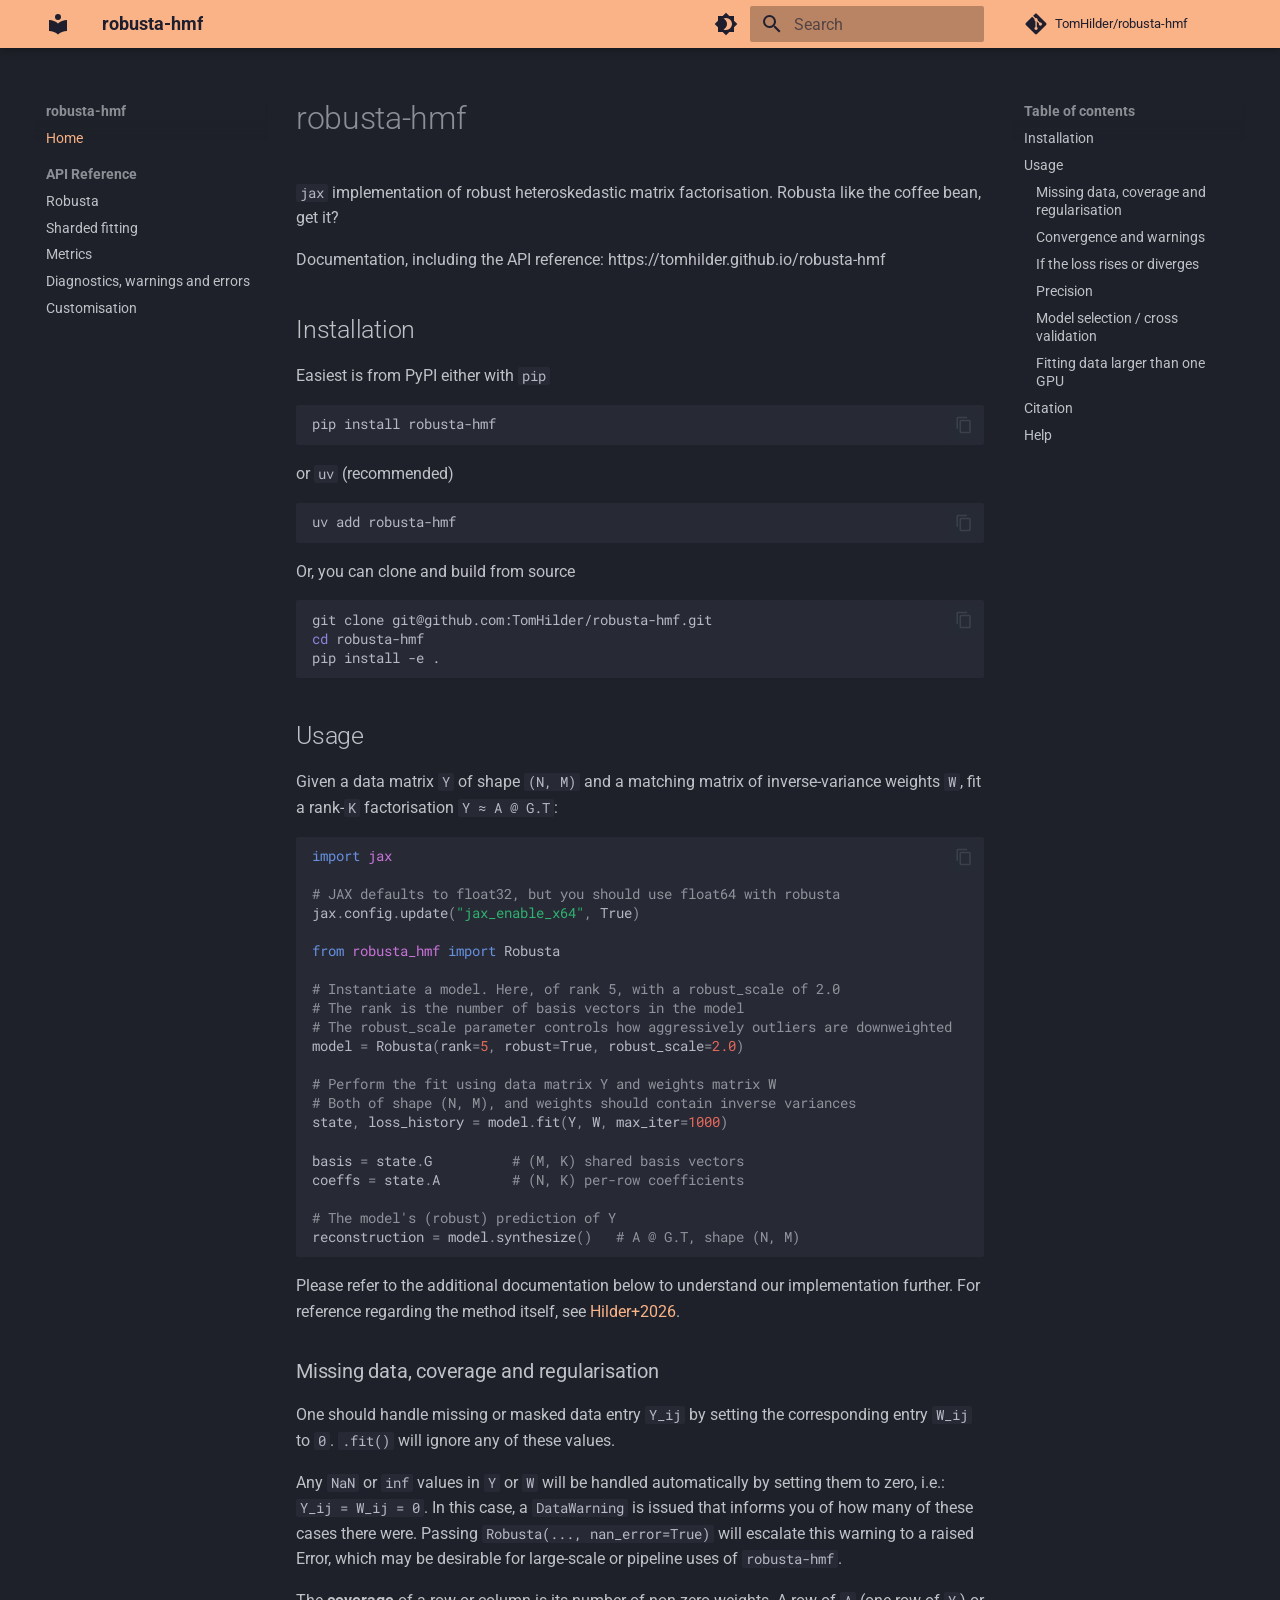
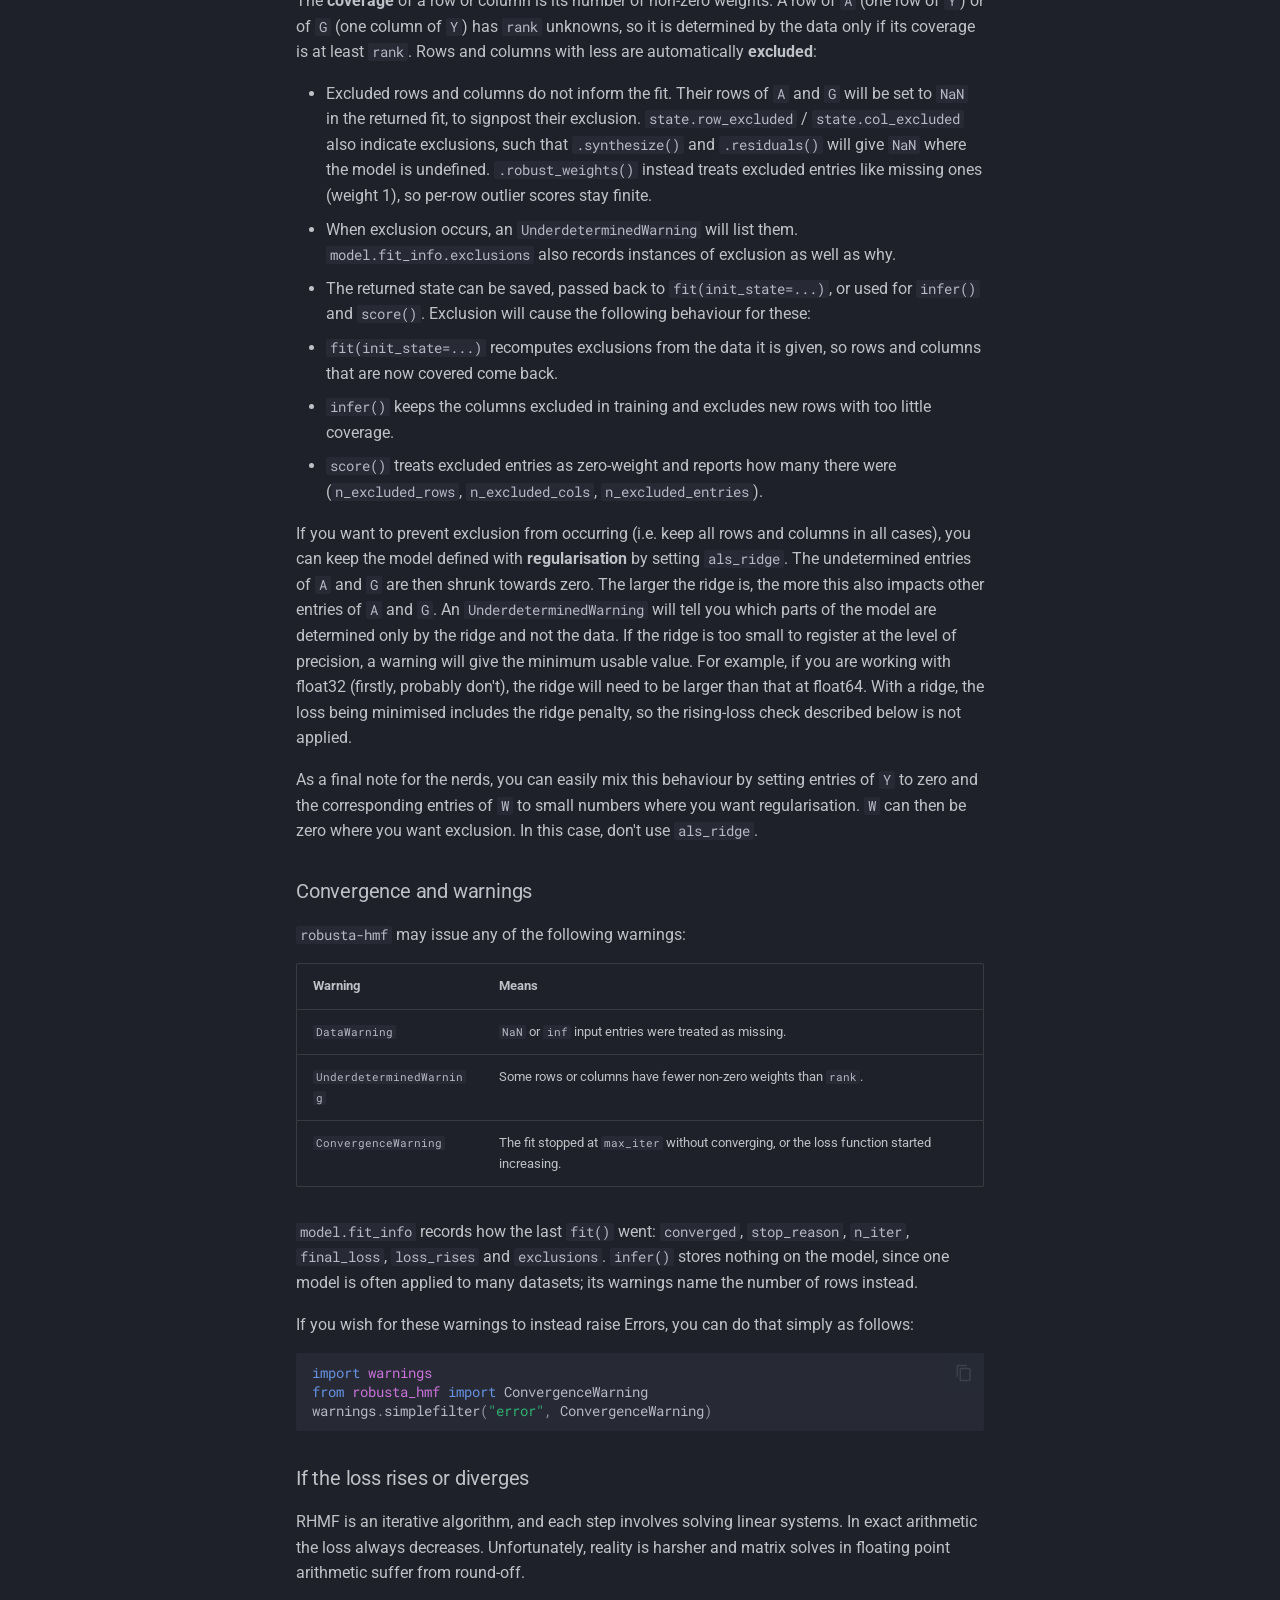
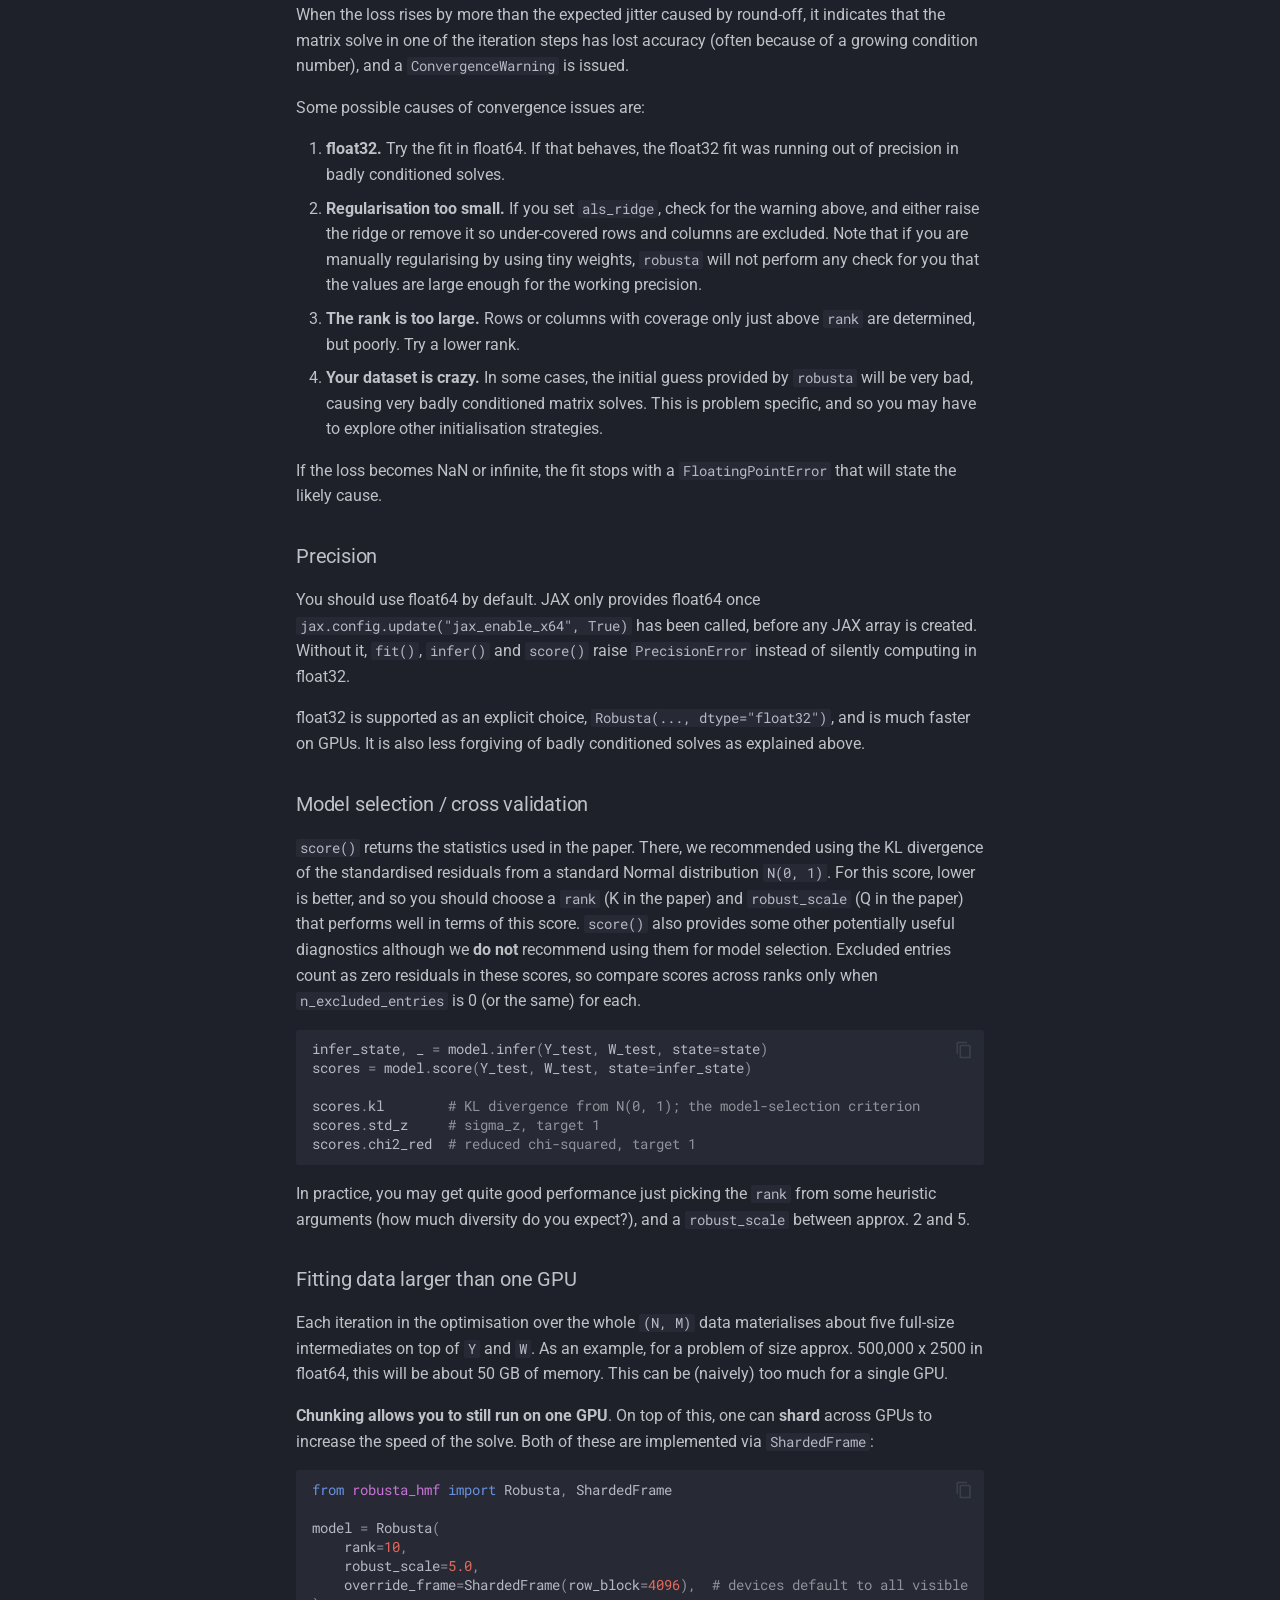
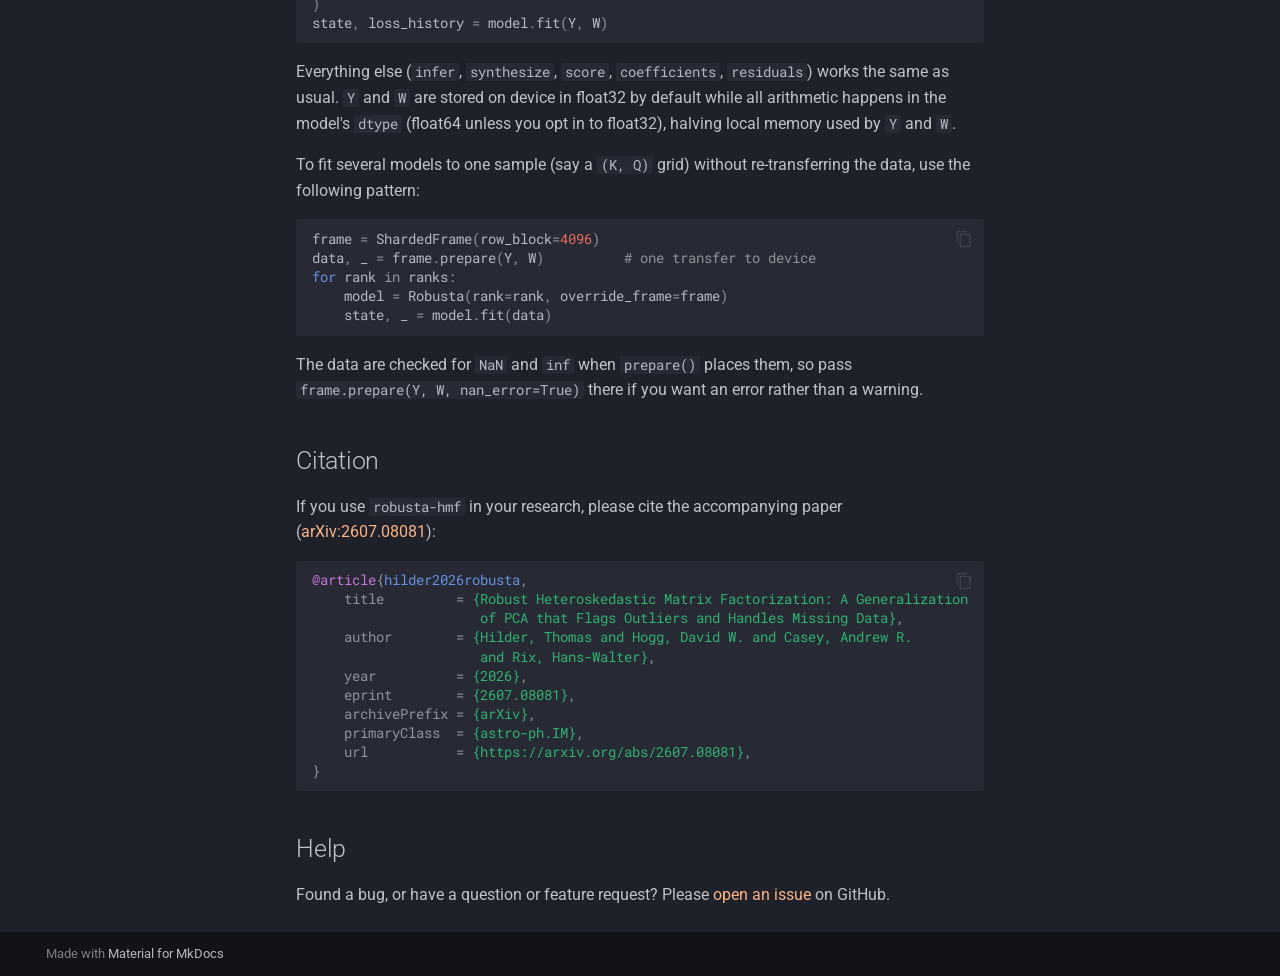
<file: index.html>
<!doctype html>
<html lang="en" class="no-js">
  <head>
    
      <meta charset="utf-8">
      <meta name="viewport" content="width=device-width,initial-scale=1">
      
        <meta name="description" content="Robust heteroskedastic matrix factorisation in JAX">
      
      
      
        <link rel="canonical" href="https://tomhilder.github.io/robusta-hmf/">
      
      
      
        <link rel="next" href="api/robusta/">
      
      
        
      
      
      <link rel="icon" href="assets/images/favicon.png">
      <meta name="generator" content="mkdocs-1.6.1, mkdocs-material-9.8.1">
    
    
      
        <title>robusta-hmf</title>
      
    
    
      <link rel="stylesheet" href="assets/stylesheets/main.57a0d79d.min.css">
      
        
        <link rel="stylesheet" href="assets/stylesheets/palette.fb2fffe2.min.css">
      
      


    
    
      
    
    
      
        
        
        <link rel="preconnect" href="https://fonts.gstatic.com" crossorigin>
        <link rel="stylesheet" href="https://fonts.googleapis.com/css?family=Roboto:300,300i,400,400i,700,700i%7CRoboto+Mono:400,400i,700,700i&display=fallback">
        <style>:root{--md-text-font:"Roboto";--md-code-font:"Roboto Mono"}</style>
      
    
    
      <link rel="stylesheet" href="assets/_mkdocstrings.css">
    
      <link rel="stylesheet" href="stylesheets/extra.css">
    
    <script>__md_scope=new URL(".",location),__md_hash=e=>[...e].reduce(((e,_)=>(e<<5)-e+_.charCodeAt(0)),0),__md_get=(e,_=localStorage,t=__md_scope)=>JSON.parse(_.getItem(t.pathname+"."+e)),__md_set=(e,_,t=localStorage,a=__md_scope)=>{try{t.setItem(a.pathname+"."+e,JSON.stringify(_))}catch(e){}}</script>
    
      

    
    
  </head>
  
  
    
    
      
    
    
    
    
    <body dir="ltr" data-md-color-scheme="slate" data-md-color-primary="custom" data-md-color-accent="custom">
  
    
    <input class="md-toggle" data-md-toggle="drawer" type="checkbox" id="__drawer" autocomplete="off">
    <input class="md-toggle" data-md-toggle="search" type="checkbox" id="__search" autocomplete="off">
    <label class="md-overlay" for="__drawer"></label>
    <div data-md-component="skip">
      
        
        <a href="#robusta-hmf" class="md-skip">
          Skip to content
        </a>
      
    </div>
    <div data-md-component="announce">
      
    </div>
    
    
      

  

<header class="md-header md-header--shadow" data-md-component="header">
  <nav class="md-header__inner md-grid" aria-label="Header">
    <a href="." title="robusta-hmf" class="md-header__button md-logo" aria-label="robusta-hmf" data-md-component="logo">
      
  
  <svg xmlns="http://www.w3.org/2000/svg" viewBox="0 0 24 24"><path d="M12 8a3 3 0 0 0 3-3 3 3 0 0 0-3-3 3 3 0 0 0-3 3 3 3 0 0 0 3 3m0 3.54C9.64 9.35 6.5 8 3 8v11c3.5 0 6.64 1.35 9 3.54 2.36-2.19 5.5-3.54 9-3.54V8c-3.5 0-6.64 1.35-9 3.54"/></svg>

    </a>
    <label class="md-header__button md-icon" for="__drawer">
      
      <svg xmlns="http://www.w3.org/2000/svg" viewBox="0 0 24 24"><path d="M3 6h18v2H3zm0 5h18v2H3zm0 5h18v2H3z"/></svg>
    </label>
    <div class="md-header__title" data-md-component="header-title">
      <div class="md-header__ellipsis">
        <div class="md-header__topic">
          <span class="md-ellipsis">
            robusta-hmf
          </span>
        </div>
        <div class="md-header__topic" data-md-component="header-topic">
          <span class="md-ellipsis">
            
              Home
            
          </span>
        </div>
      </div>
    </div>
    
      
        <form class="md-header__option" data-md-component="palette">
  
    
    
    
    <input class="md-option" data-md-color-media="" data-md-color-scheme="slate" data-md-color-primary="custom" data-md-color-accent="custom"  aria-label="Switch to light mode"  type="radio" name="__palette" id="__palette_0">
    
      <label class="md-header__button md-icon" title="Switch to light mode" for="__palette_1" hidden>
        <svg xmlns="http://www.w3.org/2000/svg" viewBox="0 0 24 24"><path d="M12 18c-.89 0-1.74-.2-2.5-.55C11.56 16.5 13 14.42 13 12s-1.44-4.5-3.5-5.45C10.26 6.2 11.11 6 12 6a6 6 0 0 1 6 6 6 6 0 0 1-6 6m8-9.31V4h-4.69L12 .69 8.69 4H4v4.69L.69 12 4 15.31V20h4.69L12 23.31 15.31 20H20v-4.69L23.31 12z"/></svg>
      </label>
    
  
    
    
    
    <input class="md-option" data-md-color-media="" data-md-color-scheme="default" data-md-color-primary="custom" data-md-color-accent="custom"  aria-label="Switch to dark mode"  type="radio" name="__palette" id="__palette_1">
    
      <label class="md-header__button md-icon" title="Switch to dark mode" for="__palette_0" hidden>
        <svg xmlns="http://www.w3.org/2000/svg" viewBox="0 0 24 24"><path d="M12 8a4 4 0 0 0-4 4 4 4 0 0 0 4 4 4 4 0 0 0 4-4 4 4 0 0 0-4-4m0 10a6 6 0 0 1-6-6 6 6 0 0 1 6-6 6 6 0 0 1 6 6 6 6 0 0 1-6 6m8-9.31V4h-4.69L12 .69 8.69 4H4v4.69L.69 12 4 15.31V20h4.69L12 23.31 15.31 20H20v-4.69L23.31 12z"/></svg>
      </label>
    
  
</form>
      
    
    
      <script>var palette=__md_get("__palette");if(palette&&palette.color){if("(prefers-color-scheme)"===palette.color.media){var media=matchMedia("(prefers-color-scheme: light)"),input=document.querySelector(media.matches?"[data-md-color-media='(prefers-color-scheme: light)']":"[data-md-color-media='(prefers-color-scheme: dark)']");palette.color.media=input.getAttribute("data-md-color-media"),palette.color.scheme=input.getAttribute("data-md-color-scheme"),palette.color.primary=input.getAttribute("data-md-color-primary"),palette.color.accent=input.getAttribute("data-md-color-accent")}for(var[key,value]of Object.entries(palette.color))document.body.setAttribute("data-md-color-"+key,value)}</script>
    
    
    
      
      
        <label class="md-header__button md-icon" for="__search">
          
          <svg xmlns="http://www.w3.org/2000/svg" viewBox="0 0 24 24"><path d="M9.5 3A6.5 6.5 0 0 1 16 9.5c0 1.61-.59 3.09-1.56 4.23l.27.27h.79l5 5-1.5 1.5-5-5v-.79l-.27-.27A6.52 6.52 0 0 1 9.5 16 6.5 6.5 0 0 1 3 9.5 6.5 6.5 0 0 1 9.5 3m0 2C7 5 5 7 5 9.5S7 14 9.5 14 14 12 14 9.5 12 5 9.5 5"/></svg>
        </label>
        <div class="md-search" data-md-component="search" role="dialog">
  <label class="md-search__overlay" for="__search"></label>
  <div class="md-search__inner" role="search">
    <form class="md-search__form" name="search">
      <input type="text" class="md-search__input" name="query" aria-label="Search" placeholder="Search" autocapitalize="off" autocorrect="off" autocomplete="off" spellcheck="false" data-md-component="search-query" required>
      <label class="md-search__icon md-icon" for="__search">
        
        <svg xmlns="http://www.w3.org/2000/svg" viewBox="0 0 24 24"><path d="M9.5 3A6.5 6.5 0 0 1 16 9.5c0 1.61-.59 3.09-1.56 4.23l.27.27h.79l5 5-1.5 1.5-5-5v-.79l-.27-.27A6.52 6.52 0 0 1 9.5 16 6.5 6.5 0 0 1 3 9.5 6.5 6.5 0 0 1 9.5 3m0 2C7 5 5 7 5 9.5S7 14 9.5 14 14 12 14 9.5 12 5 9.5 5"/></svg>
        
        <svg xmlns="http://www.w3.org/2000/svg" viewBox="0 0 24 24"><path d="M20 11v2H8l5.5 5.5-1.42 1.42L4.16 12l7.92-7.92L13.5 5.5 8 11z"/></svg>
      </label>
      <nav class="md-search__options" aria-label="Search">
        
        <button type="reset" class="md-search__icon md-icon" title="Clear" aria-label="Clear" tabindex="-1">
          
          <svg xmlns="http://www.w3.org/2000/svg" viewBox="0 0 24 24"><path d="M19 6.41 17.59 5 12 10.59 6.41 5 5 6.41 10.59 12 5 17.59 6.41 19 12 13.41 17.59 19 19 17.59 13.41 12z"/></svg>
        </button>
      </nav>
      
    </form>
    <div class="md-search__output">
      <div class="md-search__scrollwrap" tabindex="0" data-md-scrollfix>
        <div class="md-search-result" data-md-component="search-result">
          <div class="md-search-result__meta">
            Initializing search
          </div>
          <ol class="md-search-result__list" role="presentation"></ol>
        </div>
      </div>
    </div>
  </div>
</div>
      
    
    
      <div class="md-header__source">
        <a href="https://github.com/TomHilder/robusta-hmf" title="Go to repository" class="md-source" data-md-component="source">
  <div class="md-source__icon md-icon">
    
    <svg xmlns="http://www.w3.org/2000/svg" viewBox="0 0 448 512"><!--! Font Awesome Free 7.1.0 by @fontawesome - https://fontawesome.com License - https://fontawesome.com/license/free (Icons: CC BY 4.0, Fonts: SIL OFL 1.1, Code: MIT License) Copyright 2025 Fonticons, Inc.--><path d="M439.6 236.1 244 40.5c-5.4-5.5-12.8-8.5-20.4-8.5s-15 3-20.4 8.4L162.5 81l51.5 51.5c27.1-9.1 52.7 16.8 43.4 43.7l49.7 49.7c34.2-11.8 61.2 31 35.5 56.7-26.5 26.5-70.2-2.9-56-37.3L240.3 199v121.9c25.3 12.5 22.3 41.8 9.1 55-6.4 6.4-15.2 10.1-24.3 10.1s-17.8-3.6-24.3-10.1c-17.6-17.6-11.1-46.9 11.2-56v-123c-20.8-8.5-24.6-30.7-18.6-45L142.6 101 8.5 235.1C3 240.6 0 247.9 0 255.5s3 15 8.5 20.4l195.6 195.7c5.4 5.4 12.7 8.4 20.4 8.4s15-3 20.4-8.4l194.7-194.7c5.4-5.4 8.4-12.8 8.4-20.4s-3-15-8.4-20.4"/></svg>
  </div>
  <div class="md-source__repository">
    TomHilder/robusta-hmf
  </div>
</a>
      </div>
    
  </nav>
  
</header>
    
    <div class="md-container" data-md-component="container">
      
      
        
          
        
      
      <main class="md-main" data-md-component="main">
        <div class="md-main__inner md-grid">
          
            
              
              <div class="md-sidebar md-sidebar--primary" data-md-component="sidebar" data-md-type="navigation" >
                <div class="md-sidebar__scrollwrap">
                  <div class="md-sidebar__inner">
                    



<nav class="md-nav md-nav--primary" aria-label="Navigation" data-md-level="0">
  <label class="md-nav__title" for="__drawer">
    <a href="." title="robusta-hmf" class="md-nav__button md-logo" aria-label="robusta-hmf" data-md-component="logo">
      
  
  <svg xmlns="http://www.w3.org/2000/svg" viewBox="0 0 24 24"><path d="M12 8a3 3 0 0 0 3-3 3 3 0 0 0-3-3 3 3 0 0 0-3 3 3 3 0 0 0 3 3m0 3.54C9.64 9.35 6.5 8 3 8v11c3.5 0 6.64 1.35 9 3.54 2.36-2.19 5.5-3.54 9-3.54V8c-3.5 0-6.64 1.35-9 3.54"/></svg>

    </a>
    robusta-hmf
  </label>
  
    <div class="md-nav__source">
      <a href="https://github.com/TomHilder/robusta-hmf" title="Go to repository" class="md-source" data-md-component="source">
  <div class="md-source__icon md-icon">
    
    <svg xmlns="http://www.w3.org/2000/svg" viewBox="0 0 448 512"><!--! Font Awesome Free 7.1.0 by @fontawesome - https://fontawesome.com License - https://fontawesome.com/license/free (Icons: CC BY 4.0, Fonts: SIL OFL 1.1, Code: MIT License) Copyright 2025 Fonticons, Inc.--><path d="M439.6 236.1 244 40.5c-5.4-5.5-12.8-8.5-20.4-8.5s-15 3-20.4 8.4L162.5 81l51.5 51.5c27.1-9.1 52.7 16.8 43.4 43.7l49.7 49.7c34.2-11.8 61.2 31 35.5 56.7-26.5 26.5-70.2-2.9-56-37.3L240.3 199v121.9c25.3 12.5 22.3 41.8 9.1 55-6.4 6.4-15.2 10.1-24.3 10.1s-17.8-3.6-24.3-10.1c-17.6-17.6-11.1-46.9 11.2-56v-123c-20.8-8.5-24.6-30.7-18.6-45L142.6 101 8.5 235.1C3 240.6 0 247.9 0 255.5s3 15 8.5 20.4l195.6 195.7c5.4 5.4 12.7 8.4 20.4 8.4s15-3 20.4-8.4l194.7-194.7c5.4-5.4 8.4-12.8 8.4-20.4s-3-15-8.4-20.4"/></svg>
  </div>
  <div class="md-source__repository">
    TomHilder/robusta-hmf
  </div>
</a>
    </div>
  
  <ul class="md-nav__list" data-md-scrollfix>
    
      
      
  
  
    
  
  
  
    <li class="md-nav__item md-nav__item--active">
      
      <input class="md-nav__toggle md-toggle" type="checkbox" id="__toc">
      
      
        
      
      
        <label class="md-nav__link md-nav__link--active" for="__toc">
          
  
  
  <span class="md-ellipsis">
    
  
    Home
  

    
  </span>
  
  

          <span class="md-nav__icon md-icon"></span>
        </label>
      
      <a href="." class="md-nav__link md-nav__link--active">
        
  
  
  <span class="md-ellipsis">
    
  
    Home
  

    
  </span>
  
  

      </a>
      
        

<nav class="md-nav md-nav--secondary" aria-label="Table of contents">
  
  
  
    
  
  
    <label class="md-nav__title" for="__toc">
      <span class="md-nav__icon md-icon"></span>
      Table of contents
    </label>
    <ul class="md-nav__list" data-md-component="toc" data-md-scrollfix>
      
        <li class="md-nav__item">
  <a href="#installation" class="md-nav__link">
    <span class="md-ellipsis">
      
        Installation
      
    </span>
  </a>
  
</li>
      
        <li class="md-nav__item">
  <a href="#usage" class="md-nav__link">
    <span class="md-ellipsis">
      
        Usage
      
    </span>
  </a>
  
    <nav class="md-nav" aria-label="Usage">
      <ul class="md-nav__list">
        
          <li class="md-nav__item">
  <a href="#missing-data-coverage-and-regularisation" class="md-nav__link">
    <span class="md-ellipsis">
      
        Missing data, coverage and regularisation
      
    </span>
  </a>
  
</li>
        
          <li class="md-nav__item">
  <a href="#convergence-and-warnings" class="md-nav__link">
    <span class="md-ellipsis">
      
        Convergence and warnings
      
    </span>
  </a>
  
</li>
        
          <li class="md-nav__item">
  <a href="#if-the-loss-rises-or-diverges" class="md-nav__link">
    <span class="md-ellipsis">
      
        If the loss rises or diverges
      
    </span>
  </a>
  
</li>
        
          <li class="md-nav__item">
  <a href="#precision" class="md-nav__link">
    <span class="md-ellipsis">
      
        Precision
      
    </span>
  </a>
  
</li>
        
          <li class="md-nav__item">
  <a href="#model-selection-cross-validation" class="md-nav__link">
    <span class="md-ellipsis">
      
        Model selection / cross validation
      
    </span>
  </a>
  
</li>
        
          <li class="md-nav__item">
  <a href="#fitting-data-larger-than-one-gpu" class="md-nav__link">
    <span class="md-ellipsis">
      
        Fitting data larger than one GPU
      
    </span>
  </a>
  
</li>
        
      </ul>
    </nav>
  
</li>
      
        <li class="md-nav__item">
  <a href="#citation" class="md-nav__link">
    <span class="md-ellipsis">
      
        Citation
      
    </span>
  </a>
  
</li>
      
        <li class="md-nav__item">
  <a href="#help" class="md-nav__link">
    <span class="md-ellipsis">
      
        Help
      
    </span>
  </a>
  
</li>
      
    </ul>
  
</nav>
      
    </li>
  

    
      
      
  
  
  
  
    
    
    
    
      
        
        
      
    
    
    <li class="md-nav__item md-nav__item--section md-nav__item--nested">
      
        
        
          
        
        <input class="md-nav__toggle md-toggle md-toggle--indeterminate" type="checkbox" id="__nav_2" >
        
          
          <label class="md-nav__link" for="__nav_2" id="__nav_2_label" tabindex="">
            
  
  
  <span class="md-ellipsis">
    
  
    API Reference
  

    
  </span>
  
  

            <span class="md-nav__icon md-icon"></span>
          </label>
        
        <nav class="md-nav" data-md-level="1" aria-labelledby="__nav_2_label" aria-expanded="false">
          <label class="md-nav__title" for="__nav_2">
            <span class="md-nav__icon md-icon"></span>
            
  
    API Reference
  

          </label>
          <ul class="md-nav__list" data-md-scrollfix>
            
              
                
  
  
  
  
    <li class="md-nav__item">
      <a href="api/robusta/" class="md-nav__link">
        
  
  
  <span class="md-ellipsis">
    
  
    Robusta
  

    
  </span>
  
  

      </a>
    </li>
  

              
            
              
                
  
  
  
  
    <li class="md-nav__item">
      <a href="api/sharded/" class="md-nav__link">
        
  
  
  <span class="md-ellipsis">
    
  
    Sharded fitting
  

    
  </span>
  
  

      </a>
    </li>
  

              
            
              
                
  
  
  
  
    <li class="md-nav__item">
      <a href="api/metrics/" class="md-nav__link">
        
  
  
  <span class="md-ellipsis">
    
  
    Metrics
  

    
  </span>
  
  

      </a>
    </li>
  

              
            
              
                
  
  
  
  
    <li class="md-nav__item">
      <a href="api/diagnostics/" class="md-nav__link">
        
  
  
  <span class="md-ellipsis">
    
  
    Diagnostics, warnings and errors
  

    
  </span>
  
  

      </a>
    </li>
  

              
            
              
                
  
  
  
  
    <li class="md-nav__item">
      <a href="api/customisation/" class="md-nav__link">
        
  
  
  <span class="md-ellipsis">
    
  
    Customisation
  

    
  </span>
  
  

      </a>
    </li>
  

              
            
          </ul>
        </nav>
      
    </li>
  

    
  </ul>
</nav>
                  </div>
                </div>
              </div>
            
            
              
              <div class="md-sidebar md-sidebar--secondary" data-md-component="sidebar" data-md-type="toc" >
                <div class="md-sidebar__scrollwrap">
                  <div class="md-sidebar__inner">
                    

<nav class="md-nav md-nav--secondary" aria-label="Table of contents">
  
  
  
    
  
  
    <label class="md-nav__title" for="__toc">
      <span class="md-nav__icon md-icon"></span>
      Table of contents
    </label>
    <ul class="md-nav__list" data-md-component="toc" data-md-scrollfix>
      
        <li class="md-nav__item">
  <a href="#installation" class="md-nav__link">
    <span class="md-ellipsis">
      
        Installation
      
    </span>
  </a>
  
</li>
      
        <li class="md-nav__item">
  <a href="#usage" class="md-nav__link">
    <span class="md-ellipsis">
      
        Usage
      
    </span>
  </a>
  
    <nav class="md-nav" aria-label="Usage">
      <ul class="md-nav__list">
        
          <li class="md-nav__item">
  <a href="#missing-data-coverage-and-regularisation" class="md-nav__link">
    <span class="md-ellipsis">
      
        Missing data, coverage and regularisation
      
    </span>
  </a>
  
</li>
        
          <li class="md-nav__item">
  <a href="#convergence-and-warnings" class="md-nav__link">
    <span class="md-ellipsis">
      
        Convergence and warnings
      
    </span>
  </a>
  
</li>
        
          <li class="md-nav__item">
  <a href="#if-the-loss-rises-or-diverges" class="md-nav__link">
    <span class="md-ellipsis">
      
        If the loss rises or diverges
      
    </span>
  </a>
  
</li>
        
          <li class="md-nav__item">
  <a href="#precision" class="md-nav__link">
    <span class="md-ellipsis">
      
        Precision
      
    </span>
  </a>
  
</li>
        
          <li class="md-nav__item">
  <a href="#model-selection-cross-validation" class="md-nav__link">
    <span class="md-ellipsis">
      
        Model selection / cross validation
      
    </span>
  </a>
  
</li>
        
          <li class="md-nav__item">
  <a href="#fitting-data-larger-than-one-gpu" class="md-nav__link">
    <span class="md-ellipsis">
      
        Fitting data larger than one GPU
      
    </span>
  </a>
  
</li>
        
      </ul>
    </nav>
  
</li>
      
        <li class="md-nav__item">
  <a href="#citation" class="md-nav__link">
    <span class="md-ellipsis">
      
        Citation
      
    </span>
  </a>
  
</li>
      
        <li class="md-nav__item">
  <a href="#help" class="md-nav__link">
    <span class="md-ellipsis">
      
        Help
      
    </span>
  </a>
  
</li>
      
    </ul>
  
</nav>
                  </div>
                </div>
              </div>
            
          
          
            <div class="md-content" data-md-component="content">
              
              <article class="md-content__inner md-typeset">
                
                  


  
  


<h1 id="robusta-hmf">robusta-hmf<a class="headerlink" href="#robusta-hmf" title="Permanent link">&para;</a></h1>
<p><code>jax</code> implementation of robust heteroskedastic matrix factorisation. Robusta like the coffee bean, get it?</p>
<p>Documentation, including the API reference: https://tomhilder.github.io/robusta-hmf</p>
<h2 id="installation">Installation<a class="headerlink" href="#installation" title="Permanent link">&para;</a></h2>
<p>Easiest is from PyPI either with <code>pip</code></p>
<div class="highlight"><pre><span></span><code><a id="__codelineno-0-1" name="__codelineno-0-1" href="#__codelineno-0-1"></a>pip<span class="w"> </span>install<span class="w"> </span>robusta-hmf
</code></pre></div>
<p>or <code>uv</code> (recommended)</p>
<div class="highlight"><pre><span></span><code><a id="__codelineno-1-1" name="__codelineno-1-1" href="#__codelineno-1-1"></a>uv<span class="w"> </span>add<span class="w"> </span>robusta-hmf
</code></pre></div>
<p>Or, you can clone and build from source</p>
<div class="highlight"><pre><span></span><code><a id="__codelineno-2-1" name="__codelineno-2-1" href="#__codelineno-2-1"></a>git<span class="w"> </span>clone<span class="w"> </span>git@github.com:TomHilder/robusta-hmf.git
<a id="__codelineno-2-2" name="__codelineno-2-2" href="#__codelineno-2-2"></a><span class="nb">cd</span><span class="w"> </span>robusta-hmf
<a id="__codelineno-2-3" name="__codelineno-2-3" href="#__codelineno-2-3"></a>pip<span class="w"> </span>install<span class="w"> </span>-e<span class="w"> </span>.
</code></pre></div>
<h2 id="usage">Usage<a class="headerlink" href="#usage" title="Permanent link">&para;</a></h2>
<p>Given a data matrix <code>Y</code> of shape <code>(N, M)</code> and a matching matrix of inverse-variance
weights <code>W</code>, fit a rank-<code>K</code> factorisation <code>Y ≈ A @ G.T</code>:</p>
<div class="highlight"><pre><span></span><code><a id="__codelineno-3-1" name="__codelineno-3-1" href="#__codelineno-3-1"></a><span class="kn">import</span><span class="w"> </span><span class="nn">jax</span>
<a id="__codelineno-3-2" name="__codelineno-3-2" href="#__codelineno-3-2"></a>
<a id="__codelineno-3-3" name="__codelineno-3-3" href="#__codelineno-3-3"></a><span class="c1"># JAX defaults to float32, but you should use float64 with robusta</span>
<a id="__codelineno-3-4" name="__codelineno-3-4" href="#__codelineno-3-4"></a><span class="n">jax</span><span class="o">.</span><span class="n">config</span><span class="o">.</span><span class="n">update</span><span class="p">(</span><span class="s2">"jax_enable_x64"</span><span class="p">,</span> <span class="kc">True</span><span class="p">)</span>
<a id="__codelineno-3-5" name="__codelineno-3-5" href="#__codelineno-3-5"></a>
<a id="__codelineno-3-6" name="__codelineno-3-6" href="#__codelineno-3-6"></a><span class="kn">from</span><span class="w"> </span><span class="nn">robusta_hmf</span><span class="w"> </span><span class="kn">import</span> <span class="n">Robusta</span>
<a id="__codelineno-3-7" name="__codelineno-3-7" href="#__codelineno-3-7"></a>
<a id="__codelineno-3-8" name="__codelineno-3-8" href="#__codelineno-3-8"></a><span class="c1"># Instantiate a model. Here, of rank 5, with a robust_scale of 2.0</span>
<a id="__codelineno-3-9" name="__codelineno-3-9" href="#__codelineno-3-9"></a><span class="c1"># The rank is the number of basis vectors in the model</span>
<a id="__codelineno-3-10" name="__codelineno-3-10" href="#__codelineno-3-10"></a><span class="c1"># The robust_scale parameter controls how aggressively outliers are downweighted</span>
<a id="__codelineno-3-11" name="__codelineno-3-11" href="#__codelineno-3-11"></a><span class="n">model</span> <span class="o">=</span> <span class="n">Robusta</span><span class="p">(</span><span class="n">rank</span><span class="o">=</span><span class="mi">5</span><span class="p">,</span> <span class="n">robust</span><span class="o">=</span><span class="kc">True</span><span class="p">,</span> <span class="n">robust_scale</span><span class="o">=</span><span class="mf">2.0</span><span class="p">)</span>
<a id="__codelineno-3-12" name="__codelineno-3-12" href="#__codelineno-3-12"></a>
<a id="__codelineno-3-13" name="__codelineno-3-13" href="#__codelineno-3-13"></a><span class="c1"># Perform the fit using data matrix Y and weights matrix W</span>
<a id="__codelineno-3-14" name="__codelineno-3-14" href="#__codelineno-3-14"></a><span class="c1"># Both of shape (N, M), and weights should contain inverse variances</span>
<a id="__codelineno-3-15" name="__codelineno-3-15" href="#__codelineno-3-15"></a><span class="n">state</span><span class="p">,</span> <span class="n">loss_history</span> <span class="o">=</span> <span class="n">model</span><span class="o">.</span><span class="n">fit</span><span class="p">(</span><span class="n">Y</span><span class="p">,</span> <span class="n">W</span><span class="p">,</span> <span class="n">max_iter</span><span class="o">=</span><span class="mi">1000</span><span class="p">)</span>
<a id="__codelineno-3-16" name="__codelineno-3-16" href="#__codelineno-3-16"></a>
<a id="__codelineno-3-17" name="__codelineno-3-17" href="#__codelineno-3-17"></a><span class="n">basis</span> <span class="o">=</span> <span class="n">state</span><span class="o">.</span><span class="n">G</span>          <span class="c1"># (M, K) shared basis vectors</span>
<a id="__codelineno-3-18" name="__codelineno-3-18" href="#__codelineno-3-18"></a><span class="n">coeffs</span> <span class="o">=</span> <span class="n">state</span><span class="o">.</span><span class="n">A</span>         <span class="c1"># (N, K) per-row coefficients</span>
<a id="__codelineno-3-19" name="__codelineno-3-19" href="#__codelineno-3-19"></a>
<a id="__codelineno-3-20" name="__codelineno-3-20" href="#__codelineno-3-20"></a><span class="c1"># The model's (robust) prediction of Y</span>
<a id="__codelineno-3-21" name="__codelineno-3-21" href="#__codelineno-3-21"></a><span class="n">reconstruction</span> <span class="o">=</span> <span class="n">model</span><span class="o">.</span><span class="n">synthesize</span><span class="p">()</span>   <span class="c1"># A @ G.T, shape (N, M)</span>
</code></pre></div>
<p>Please refer to the additional documentation below to understand our implementation further.
For reference regarding the method itself, see <a href="https://arxiv.org/abs/2607.08081">Hilder+2026</a>.</p>
<h3 id="missing-data-coverage-and-regularisation">Missing data, coverage and regularisation<a class="headerlink" href="#missing-data-coverage-and-regularisation" title="Permanent link">&para;</a></h3>
<p>One should handle missing or masked data entry <code>Y_ij</code> by setting the corresponding
entry <code>W_ij</code> to <code>0</code>. <code>.fit()</code> will ignore any of these values.</p>
<p>Any <code>NaN</code> or <code>inf</code> values in <code>Y</code> or <code>W</code> will be handled automatically by setting them to
zero, i.e.: <code>Y_ij = W_ij = 0</code>. In this case, a <code>DataWarning</code> is issued that informs you
of how many of these cases there were. Passing <code>Robusta(..., nan_error=True)</code> will escalate
this warning to a raised Error, which may be desirable for large-scale or pipeline uses
of <code>robusta-hmf</code>.</p>
<p>The <strong>coverage</strong> of a row or column is its number of non-zero weights. A row of <code>A</code> (one
row of <code>Y</code>) or of <code>G</code> (one column of <code>Y</code>) has <code>rank</code> unknowns, so it is determined by the data
only if its coverage is at least <code>rank</code>. Rows and columns with less are automatically <strong>excluded</strong>:</p>
<ul>
<li>Excluded rows and columns do not inform the fit. Their rows of <code>A</code> and <code>G</code> will be set
  to <code>NaN</code> in the returned fit, to signpost their exclusion. <code>state.row_excluded</code> / <code>state.col_excluded</code>
  also indicate exclusions, such that <code>.synthesize()</code> and <code>.residuals()</code> will give <code>NaN</code>
  where the model is undefined. <code>.robust_weights()</code> instead treats excluded entries like
  missing ones (weight 1), so per-row outlier scores stay finite.</li>
<li>When exclusion occurs, an <code>UnderdeterminedWarning</code> will list them. <code>model.fit_info.exclusions</code>
  also records instances of exclusion as well as why.</li>
<li>The returned state can be saved, passed back to <code>fit(init_state=...)</code>, or used for
  <code>infer()</code> and <code>score()</code>. Exclusion will cause the following behaviour for these:</li>
<li><code>fit(init_state=...)</code> recomputes exclusions from the data it is given, so rows and
    columns that are now covered come back.</li>
<li><code>infer()</code> keeps the columns excluded in training and excludes new rows with too
    little coverage.</li>
<li><code>score()</code> treats excluded entries as zero-weight and reports how many there were
    (<code>n_excluded_rows</code>, <code>n_excluded_cols</code>, <code>n_excluded_entries</code>).</li>
</ul>
<p>If you want to prevent exclusion from occurring (i.e. keep all rows and columns in all cases),
you can keep the model defined with <strong>regularisation</strong> by setting <code>als_ridge</code>. The undetermined
entries of <code>A</code> and <code>G</code> are then shrunk towards zero. The larger the ridge is, the more this
also impacts other entries of <code>A</code> and <code>G</code>. An <code>UnderdeterminedWarning</code> will tell you which
parts of the model are determined only by the ridge and not the data. If the ridge is too small
to register at the level of precision, a warning will give the minimum usable value. For example,
if you are working with float32 (firstly, probably don't), the ridge will need to be larger than
that at float64. With a ridge, the loss being minimised includes the ridge penalty, so the
rising-loss check described below is not applied.</p>
<p>As a final note for the nerds, you can easily mix this behaviour by setting entries of <code>Y</code> to zero and the corresponding entries of <code>W</code> to small numbers where you want regularisation. <code>W</code> can then be zero where you want exclusion. In this case, don't use <code>als_ridge</code>.</p>
<h3 id="convergence-and-warnings">Convergence and warnings<a class="headerlink" href="#convergence-and-warnings" title="Permanent link">&para;</a></h3>
<p><code>robusta-hmf</code> may issue any of the following warnings:</p>
<table>
<thead>
<tr>
<th>Warning</th>
<th>Means</th>
</tr>
</thead>
<tbody>
<tr>
<td><code>DataWarning</code></td>
<td><code>NaN</code> or <code>inf</code> input entries were treated as missing.</td>
</tr>
<tr>
<td><code>UnderdeterminedWarning</code></td>
<td>Some rows or columns have fewer non-zero weights than <code>rank</code>.</td>
</tr>
<tr>
<td><code>ConvergenceWarning</code></td>
<td>The fit stopped at <code>max_iter</code> without converging, or the loss function started increasing.</td>
</tr>
</tbody>
</table>
<p><code>model.fit_info</code> records how the last <code>fit()</code> went: <code>converged</code>, <code>stop_reason</code>, <code>n_iter</code>,
<code>final_loss</code>, <code>loss_rises</code> and <code>exclusions</code>. <code>infer()</code> stores nothing on the model, since one
model is often applied to many datasets; its warnings name the number of rows instead.</p>
<p>If you wish for these warnings to instead raise Errors, you can do that simply as follows:</p>
<div class="highlight"><pre><span></span><code><a id="__codelineno-4-1" name="__codelineno-4-1" href="#__codelineno-4-1"></a><span class="kn">import</span><span class="w"> </span><span class="nn">warnings</span>
<a id="__codelineno-4-2" name="__codelineno-4-2" href="#__codelineno-4-2"></a><span class="kn">from</span><span class="w"> </span><span class="nn">robusta_hmf</span><span class="w"> </span><span class="kn">import</span> <span class="n">ConvergenceWarning</span>
<a id="__codelineno-4-3" name="__codelineno-4-3" href="#__codelineno-4-3"></a><span class="n">warnings</span><span class="o">.</span><span class="n">simplefilter</span><span class="p">(</span><span class="s2">"error"</span><span class="p">,</span> <span class="n">ConvergenceWarning</span><span class="p">)</span>
</code></pre></div>
<h3 id="if-the-loss-rises-or-diverges">If the loss rises or diverges<a class="headerlink" href="#if-the-loss-rises-or-diverges" title="Permanent link">&para;</a></h3>
<p>RHMF is an iterative algorithm, and each step involves solving linear systems. In exact
arithmetic the loss always decreases. Unfortunately, reality is harsher and matrix solves 
in floating point arithmetic suffer from round-off.</p>
<p>When the loss rises by more than the expected jitter caused by round-off, it indicates that
the matrix solve in one of the iteration steps has lost accuracy (often because of a
growing condition number), and a <code>ConvergenceWarning</code> is issued.</p>
<p>Some possible causes of convergence issues are:</p>
<ol>
<li><strong>float32.</strong> Try the fit in float64. If that behaves, the float32 fit was
   running out of precision in badly conditioned solves.</li>
<li><strong>Regularisation too small.</strong> If you set <code>als_ridge</code>, check for the warning above, and
   either raise the ridge or remove it so under-covered rows and columns are excluded. Note
   that if you are manually regularising by using tiny weights, <code>robusta</code> will not perform
   any check for you that the values are large enough for the working precision.</li>
<li><strong>The rank is too large.</strong> Rows or columns with coverage only just above <code>rank</code>
   are determined, but poorly. Try a lower rank.</li>
<li><strong>Your dataset is crazy.</strong> In some cases, the initial guess provided by <code>robusta</code> will
   be very bad, causing very badly conditioned matrix solves. This is problem specific,
   and so you may have to explore other initialisation strategies.</li>
</ol>
<p>If the loss becomes NaN or infinite, the fit stops with a <code>FloatingPointError</code> that will
state the likely cause.</p>
<h3 id="precision">Precision<a class="headerlink" href="#precision" title="Permanent link">&para;</a></h3>
<p>You should use float64 by default. JAX only provides float64 once
<code>jax.config.update("jax_enable_x64", True)</code> has been called, before any JAX array is
created. Without it, <code>fit()</code>, <code>infer()</code> and <code>score()</code> raise <code>PrecisionError</code> instead of
silently computing in float32.</p>
<p>float32 is supported as an explicit choice, <code>Robusta(..., dtype="float32")</code>, and is much
faster on GPUs. It is also less forgiving of badly conditioned solves as explained above.</p>
<h3 id="model-selection-cross-validation">Model selection / cross validation<a class="headerlink" href="#model-selection-cross-validation" title="Permanent link">&para;</a></h3>
<p><code>score()</code> returns the statistics used in the paper. There, we recommended using the KL
divergence of the standardised residuals from a standard Normal distribution <code>N(0, 1)</code>.
For this score, lower is better, and so you should choose a <code>rank</code> (K in the paper) and
<code>robust_scale</code> (Q in the paper) that performs well in terms of this score. <code>score()</code>
also provides some other potentially useful diagnostics although we <strong>do not</strong> recommend
using them for model selection. Excluded entries count as zero residuals in these scores, so
compare scores across ranks only when <code>n_excluded_entries</code> is 0 (or the same) for each.</p>
<div class="highlight"><pre><span></span><code><a id="__codelineno-5-1" name="__codelineno-5-1" href="#__codelineno-5-1"></a><span class="n">infer_state</span><span class="p">,</span> <span class="n">_</span> <span class="o">=</span> <span class="n">model</span><span class="o">.</span><span class="n">infer</span><span class="p">(</span><span class="n">Y_test</span><span class="p">,</span> <span class="n">W_test</span><span class="p">,</span> <span class="n">state</span><span class="o">=</span><span class="n">state</span><span class="p">)</span>
<a id="__codelineno-5-2" name="__codelineno-5-2" href="#__codelineno-5-2"></a><span class="n">scores</span> <span class="o">=</span> <span class="n">model</span><span class="o">.</span><span class="n">score</span><span class="p">(</span><span class="n">Y_test</span><span class="p">,</span> <span class="n">W_test</span><span class="p">,</span> <span class="n">state</span><span class="o">=</span><span class="n">infer_state</span><span class="p">)</span>
<a id="__codelineno-5-3" name="__codelineno-5-3" href="#__codelineno-5-3"></a>
<a id="__codelineno-5-4" name="__codelineno-5-4" href="#__codelineno-5-4"></a><span class="n">scores</span><span class="o">.</span><span class="n">kl</span>        <span class="c1"># KL divergence from N(0, 1); the model-selection criterion</span>
<a id="__codelineno-5-5" name="__codelineno-5-5" href="#__codelineno-5-5"></a><span class="n">scores</span><span class="o">.</span><span class="n">std_z</span>     <span class="c1"># sigma_z, target 1</span>
<a id="__codelineno-5-6" name="__codelineno-5-6" href="#__codelineno-5-6"></a><span class="n">scores</span><span class="o">.</span><span class="n">chi2_red</span>  <span class="c1"># reduced chi-squared, target 1</span>
</code></pre></div>
<p>In practice, you may get quite good performance just picking the <code>rank</code> from some heuristic
arguments (how much diversity do you expect?), and a <code>robust_scale</code> between approx. 2 and 5.</p>
<h3 id="fitting-data-larger-than-one-gpu">Fitting data larger than one GPU<a class="headerlink" href="#fitting-data-larger-than-one-gpu" title="Permanent link">&para;</a></h3>
<p>Each iteration in the optimisation over the whole <code>(N, M)</code> data materialises about five full-size
intermediates on top of <code>Y</code> and <code>W</code>. As an example, for a problem of size approx. 500,000 x 2500 in
float64, this will be about 50 GB of memory. This can be (naively) too much for a single GPU.</p>
<p><strong>Chunking allows you to still run on one GPU</strong>. On top of this, one can <strong>shard</strong> across GPUs
to increase the speed of the solve. Both of these are implemented via <code>ShardedFrame</code>:</p>
<div class="highlight"><pre><span></span><code><a id="__codelineno-6-1" name="__codelineno-6-1" href="#__codelineno-6-1"></a><span class="kn">from</span><span class="w"> </span><span class="nn">robusta_hmf</span><span class="w"> </span><span class="kn">import</span> <span class="n">Robusta</span><span class="p">,</span> <span class="n">ShardedFrame</span>
<a id="__codelineno-6-2" name="__codelineno-6-2" href="#__codelineno-6-2"></a>
<a id="__codelineno-6-3" name="__codelineno-6-3" href="#__codelineno-6-3"></a><span class="n">model</span> <span class="o">=</span> <span class="n">Robusta</span><span class="p">(</span>
<a id="__codelineno-6-4" name="__codelineno-6-4" href="#__codelineno-6-4"></a>    <span class="n">rank</span><span class="o">=</span><span class="mi">10</span><span class="p">,</span>
<a id="__codelineno-6-5" name="__codelineno-6-5" href="#__codelineno-6-5"></a>    <span class="n">robust_scale</span><span class="o">=</span><span class="mf">5.0</span><span class="p">,</span>
<a id="__codelineno-6-6" name="__codelineno-6-6" href="#__codelineno-6-6"></a>    <span class="n">override_frame</span><span class="o">=</span><span class="n">ShardedFrame</span><span class="p">(</span><span class="n">row_block</span><span class="o">=</span><span class="mi">4096</span><span class="p">),</span>  <span class="c1"># devices default to all visible</span>
<a id="__codelineno-6-7" name="__codelineno-6-7" href="#__codelineno-6-7"></a><span class="p">)</span>
<a id="__codelineno-6-8" name="__codelineno-6-8" href="#__codelineno-6-8"></a><span class="n">state</span><span class="p">,</span> <span class="n">loss_history</span> <span class="o">=</span> <span class="n">model</span><span class="o">.</span><span class="n">fit</span><span class="p">(</span><span class="n">Y</span><span class="p">,</span> <span class="n">W</span><span class="p">)</span>
</code></pre></div>
<p>Everything else (<code>infer</code>, <code>synthesize</code>, <code>score</code>, <code>coefficients</code>, <code>residuals</code>) works
the same as usual. <code>Y</code> and <code>W</code> are stored on device in float32 by default while all
arithmetic happens in the model's <code>dtype</code> (float64 unless you opt in to float32),
halving local memory used by <code>Y</code> and <code>W</code>.</p>
<p>To fit several models to one sample (say a <code>(K, Q)</code> grid) without re-transferring the data,
use the following pattern:</p>
<div class="highlight"><pre><span></span><code><a id="__codelineno-7-1" name="__codelineno-7-1" href="#__codelineno-7-1"></a><span class="n">frame</span> <span class="o">=</span> <span class="n">ShardedFrame</span><span class="p">(</span><span class="n">row_block</span><span class="o">=</span><span class="mi">4096</span><span class="p">)</span>
<a id="__codelineno-7-2" name="__codelineno-7-2" href="#__codelineno-7-2"></a><span class="n">data</span><span class="p">,</span> <span class="n">_</span> <span class="o">=</span> <span class="n">frame</span><span class="o">.</span><span class="n">prepare</span><span class="p">(</span><span class="n">Y</span><span class="p">,</span> <span class="n">W</span><span class="p">)</span>          <span class="c1"># one transfer to device</span>
<a id="__codelineno-7-3" name="__codelineno-7-3" href="#__codelineno-7-3"></a><span class="k">for</span> <span class="n">rank</span> <span class="ow">in</span> <span class="n">ranks</span><span class="p">:</span>
<a id="__codelineno-7-4" name="__codelineno-7-4" href="#__codelineno-7-4"></a>    <span class="n">model</span> <span class="o">=</span> <span class="n">Robusta</span><span class="p">(</span><span class="n">rank</span><span class="o">=</span><span class="n">rank</span><span class="p">,</span> <span class="n">override_frame</span><span class="o">=</span><span class="n">frame</span><span class="p">)</span>
<a id="__codelineno-7-5" name="__codelineno-7-5" href="#__codelineno-7-5"></a>    <span class="n">state</span><span class="p">,</span> <span class="n">_</span> <span class="o">=</span> <span class="n">model</span><span class="o">.</span><span class="n">fit</span><span class="p">(</span><span class="n">data</span><span class="p">)</span>
</code></pre></div>
<p>The data are checked for <code>NaN</code> and <code>inf</code> when <code>prepare()</code> places them, so pass
<code>frame.prepare(Y, W, nan_error=True)</code> there if you want an error rather than a warning.</p>
<h2 id="citation">Citation<a class="headerlink" href="#citation" title="Permanent link">&para;</a></h2>
<p>If you use <code>robusta-hmf</code> in your research, please cite the accompanying paper
(<a href="https://arxiv.org/abs/2607.08081">arXiv:2607.08081</a>):</p>
<div class="highlight"><pre><span></span><code><a id="__codelineno-8-1" name="__codelineno-8-1" href="#__codelineno-8-1"></a><span class="nc">@article</span><span class="p">{</span><span class="nl">hilder2026robusta</span><span class="p">,</span>
<a id="__codelineno-8-2" name="__codelineno-8-2" href="#__codelineno-8-2"></a><span class="w">    </span><span class="na">title</span><span class="w">         </span><span class="p">=</span><span class="w"> </span><span class="s">{Robust Heteroskedastic Matrix Factorization: A Generalization</span>
<a id="__codelineno-8-3" name="__codelineno-8-3" href="#__codelineno-8-3"></a><span class="s">                     of PCA that Flags Outliers and Handles Missing Data}</span><span class="p">,</span>
<a id="__codelineno-8-4" name="__codelineno-8-4" href="#__codelineno-8-4"></a><span class="w">    </span><span class="na">author</span><span class="w">        </span><span class="p">=</span><span class="w"> </span><span class="s">{Hilder, Thomas and Hogg, David W. and Casey, Andrew R.</span>
<a id="__codelineno-8-5" name="__codelineno-8-5" href="#__codelineno-8-5"></a><span class="s">                     and Rix, Hans-Walter}</span><span class="p">,</span>
<a id="__codelineno-8-6" name="__codelineno-8-6" href="#__codelineno-8-6"></a><span class="w">    </span><span class="na">year</span><span class="w">          </span><span class="p">=</span><span class="w"> </span><span class="s">{2026}</span><span class="p">,</span>
<a id="__codelineno-8-7" name="__codelineno-8-7" href="#__codelineno-8-7"></a><span class="w">    </span><span class="na">eprint</span><span class="w">        </span><span class="p">=</span><span class="w"> </span><span class="s">{2607.08081}</span><span class="p">,</span>
<a id="__codelineno-8-8" name="__codelineno-8-8" href="#__codelineno-8-8"></a><span class="w">    </span><span class="na">archivePrefix</span><span class="w"> </span><span class="p">=</span><span class="w"> </span><span class="s">{arXiv}</span><span class="p">,</span>
<a id="__codelineno-8-9" name="__codelineno-8-9" href="#__codelineno-8-9"></a><span class="w">    </span><span class="na">primaryClass</span><span class="w">  </span><span class="p">=</span><span class="w"> </span><span class="s">{astro-ph.IM}</span><span class="p">,</span>
<a id="__codelineno-8-10" name="__codelineno-8-10" href="#__codelineno-8-10"></a><span class="w">    </span><span class="na">url</span><span class="w">           </span><span class="p">=</span><span class="w"> </span><span class="s">{https://arxiv.org/abs/2607.08081}</span><span class="p">,</span>
<a id="__codelineno-8-11" name="__codelineno-8-11" href="#__codelineno-8-11"></a><span class="p">}</span>
</code></pre></div>
<h2 id="help">Help<a class="headerlink" href="#help" title="Permanent link">&para;</a></h2>
<p>Found a bug, or have a question or feature request? Please
<a href="https://github.com/TomHilder/robusta-hmf/issues">open an issue</a> on GitHub.</p>












                
              </article>
            </div>
          
          
<script>var target=document.getElementById(location.hash.slice(1));target&&target.name&&(target.checked=target.name.startsWith("__tabbed_"))</script>
        </div>
        
      </main>
      
        <footer class="md-footer">
  
  <div class="md-footer-meta md-typeset">
    <div class="md-footer-meta__inner md-grid">
      <div class="md-copyright">
  
  
    Made with
    <a href="https://squidfunk.github.io/mkdocs-material/" target="_blank" rel="noopener">
      Material for MkDocs
    </a>
  
</div>
      
    </div>
  </div>
</footer>
      
    </div>
    <div class="md-dialog" data-md-component="dialog">
      <div class="md-dialog__inner md-typeset"></div>
    </div>
    
    
    
      
      
      <script id="__config" type="application/json">{"annotate": null, "base": ".", "features": ["content.code.copy", "navigation.sections", "navigation.expand", "search.highlight"], "search": "assets/javascripts/workers/search.a7633da7.min.js", "tags": null, "translations": {"clipboard.copied": "Copied to clipboard", "clipboard.copy": "Copy to clipboard", "search.result.more.one": "1 more on this page", "search.result.more.other": "# more on this page", "search.result.none": "No matching documents", "search.result.one": "1 matching document", "search.result.other": "# matching documents", "search.result.placeholder": "Type to start searching", "search.result.term.missing": "Missing", "select.version": "Select version"}, "version": null}</script>
    
    
      <script src="assets/javascripts/bundle.a5f9d56c.min.js"></script>
      
    
  </body>
</html>
</file>
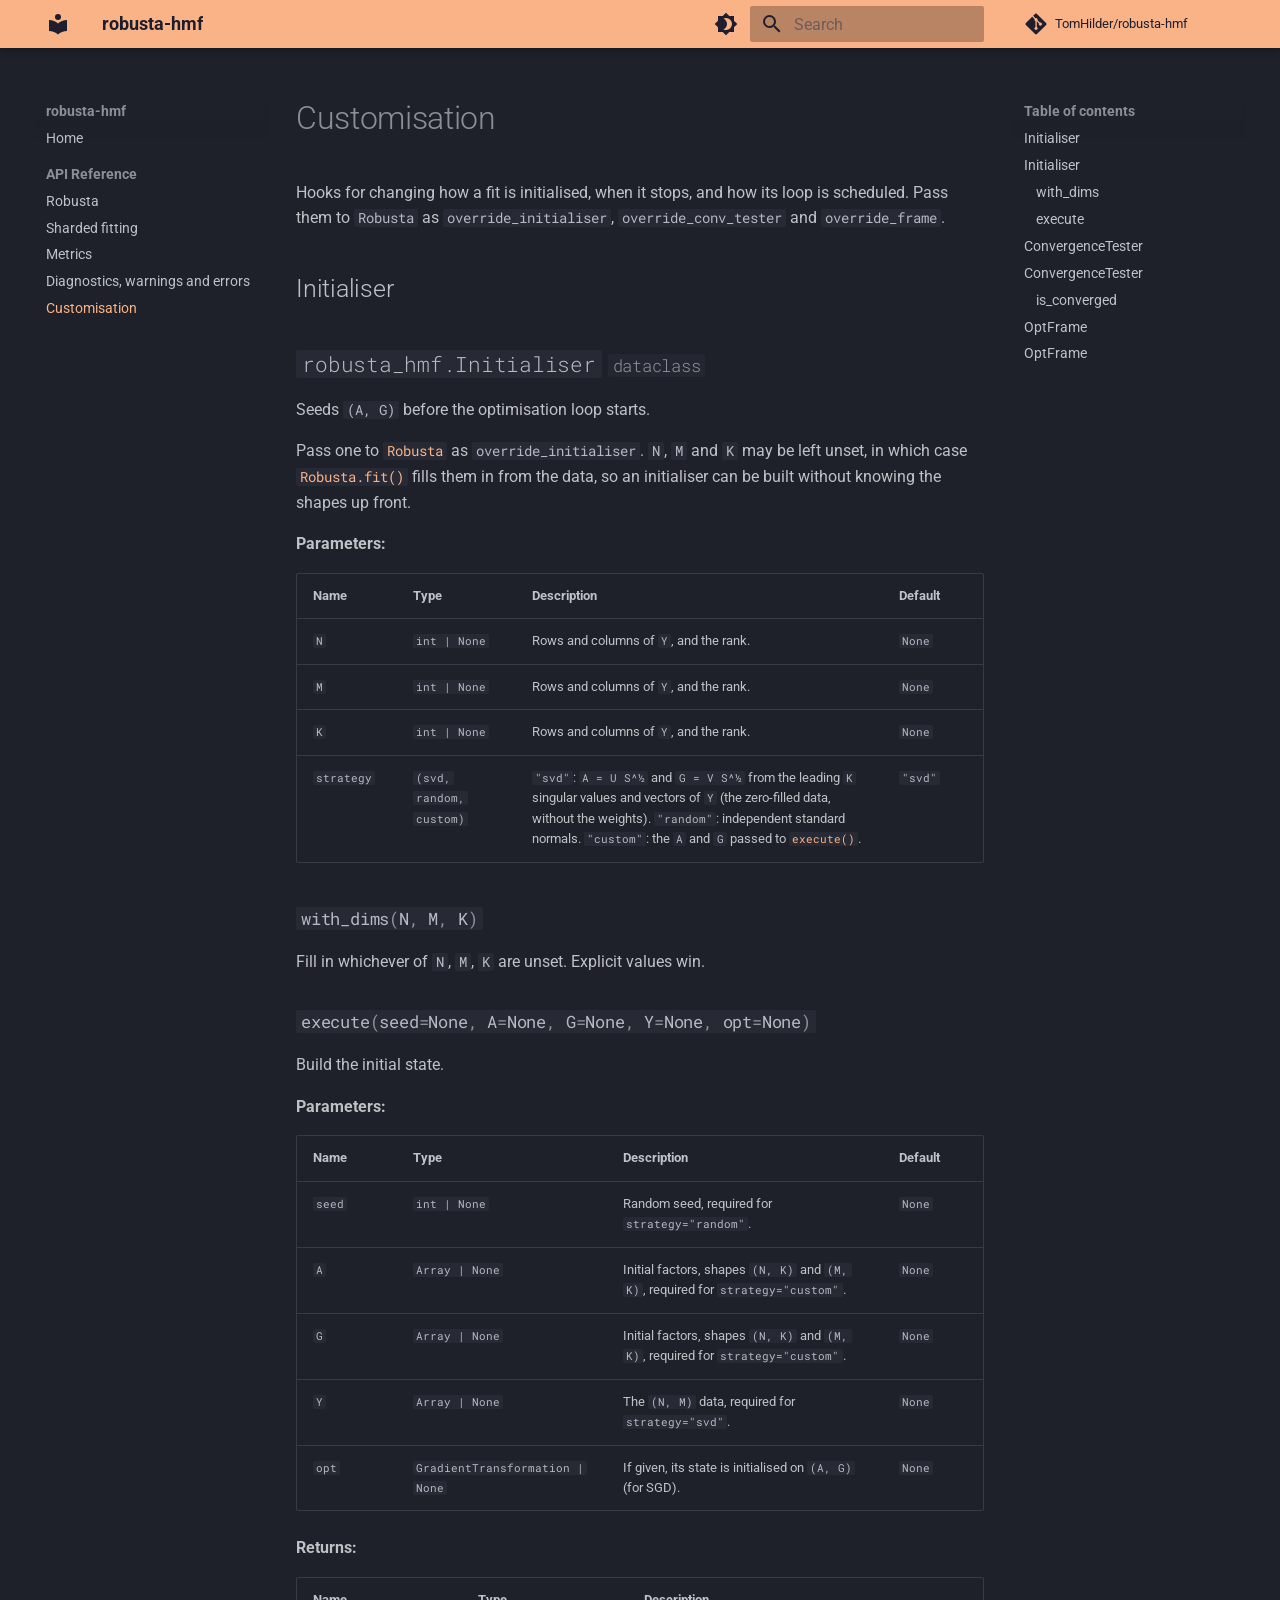
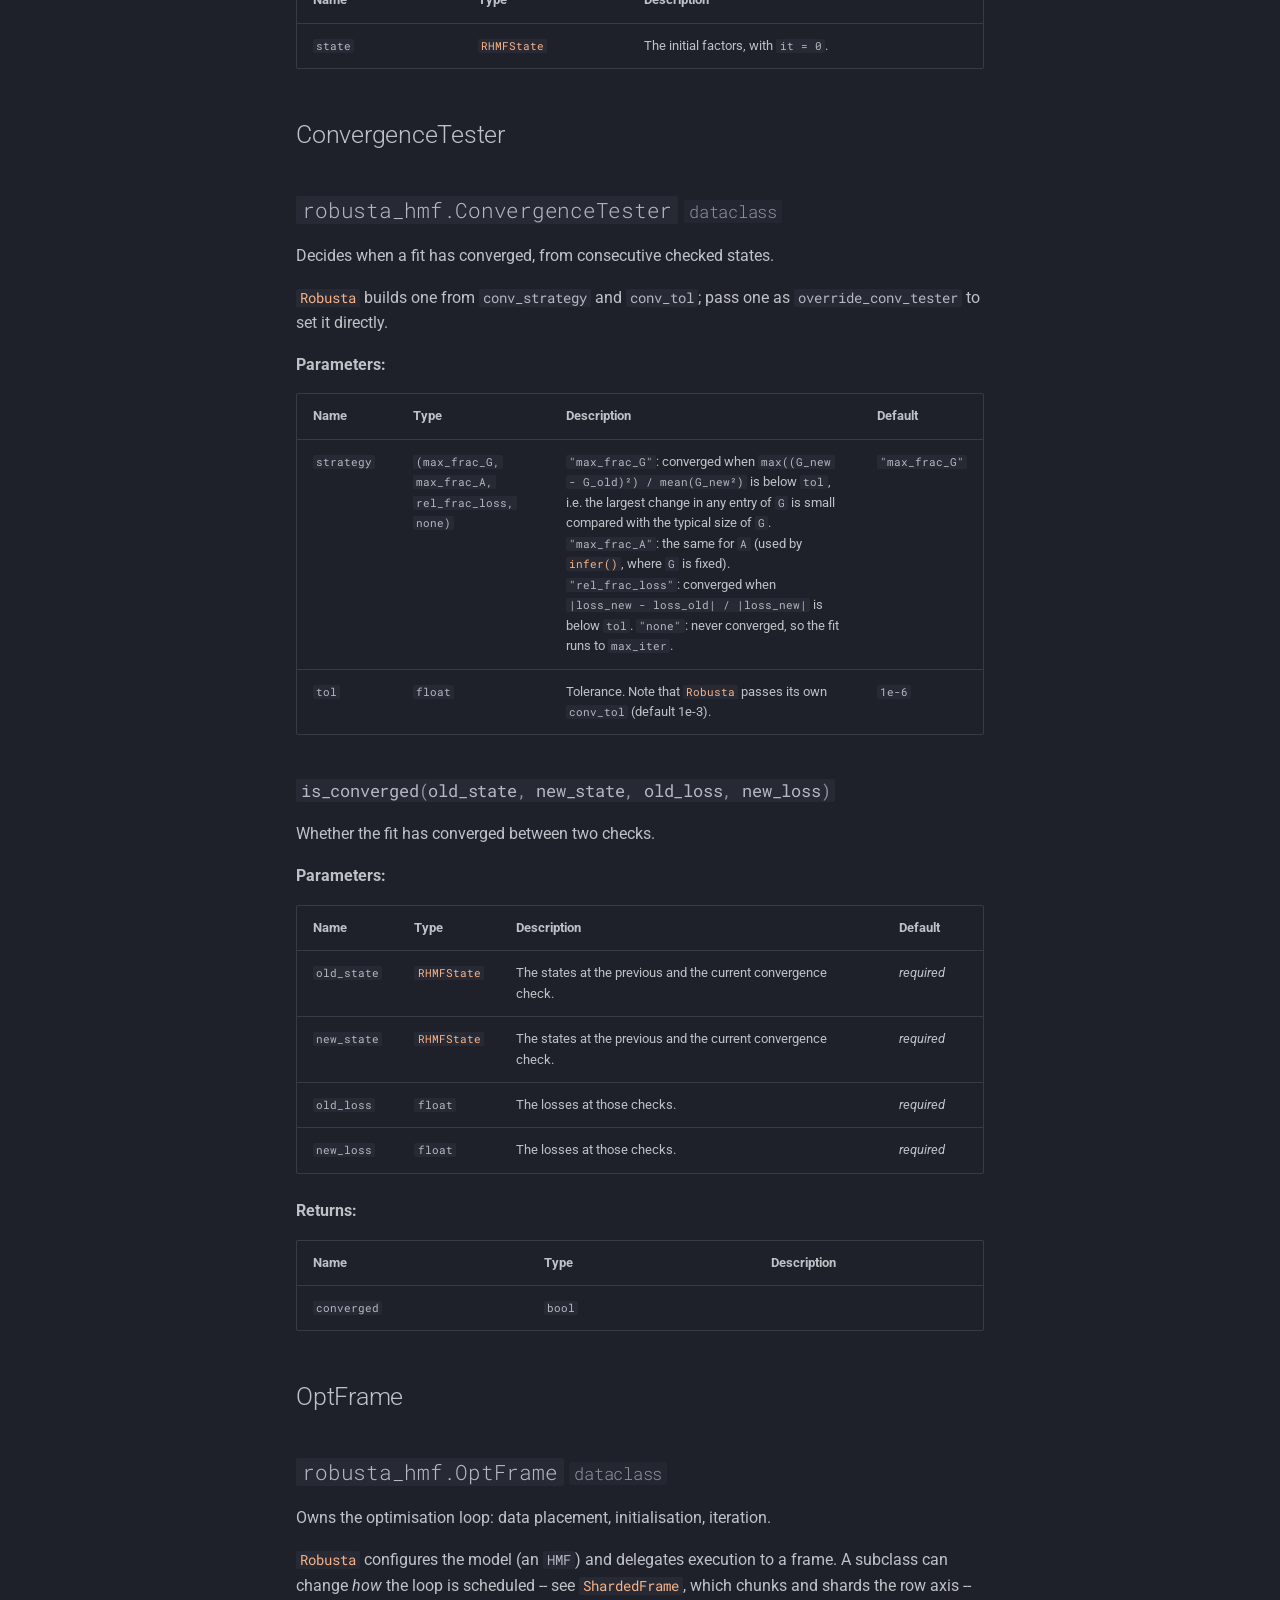
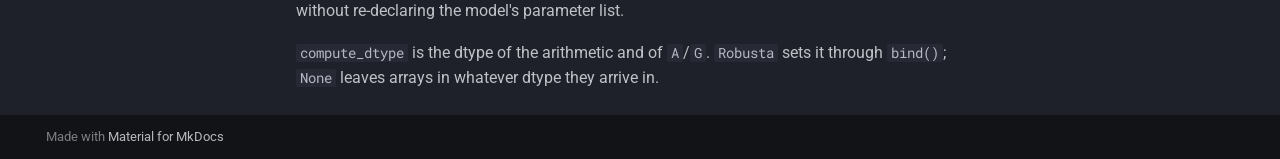
<file: api/customisation/index.html>
<!doctype html>
<html lang="en" class="no-js">
  <head>
    
      <meta charset="utf-8">
      <meta name="viewport" content="width=device-width,initial-scale=1">
      
        <meta name="description" content="Robust heteroskedastic matrix factorisation in JAX">
      
      
      
        <link rel="canonical" href="https://tomhilder.github.io/robusta-hmf/api/customisation/">
      
      
        <link rel="prev" href="../diagnostics/">
      
      
      
        
      
      
      <link rel="icon" href="../../assets/images/favicon.png">
      <meta name="generator" content="mkdocs-1.6.1, mkdocs-material-9.8.1">
    
    
      
        <title>Customisation - robusta-hmf</title>
      
    
    
      <link rel="stylesheet" href="../../assets/stylesheets/main.57a0d79d.min.css">
      
        
        <link rel="stylesheet" href="../../assets/stylesheets/palette.fb2fffe2.min.css">
      
      


    
    
      
    
    
      
        
        
        <link rel="preconnect" href="https://fonts.gstatic.com" crossorigin>
        <link rel="stylesheet" href="https://fonts.googleapis.com/css?family=Roboto:300,300i,400,400i,700,700i%7CRoboto+Mono:400,400i,700,700i&display=fallback">
        <style>:root{--md-text-font:"Roboto";--md-code-font:"Roboto Mono"}</style>
      
    
    
      <link rel="stylesheet" href="../../assets/_mkdocstrings.css">
    
      <link rel="stylesheet" href="../../stylesheets/extra.css">
    
    <script>__md_scope=new URL("../..",location),__md_hash=e=>[...e].reduce(((e,_)=>(e<<5)-e+_.charCodeAt(0)),0),__md_get=(e,_=localStorage,t=__md_scope)=>JSON.parse(_.getItem(t.pathname+"."+e)),__md_set=(e,_,t=localStorage,a=__md_scope)=>{try{t.setItem(a.pathname+"."+e,JSON.stringify(_))}catch(e){}}</script>
    
      

    
    
  </head>
  
  
    
    
      
    
    
    
    
    <body dir="ltr" data-md-color-scheme="slate" data-md-color-primary="custom" data-md-color-accent="custom">
  
    
    <input class="md-toggle" data-md-toggle="drawer" type="checkbox" id="__drawer" autocomplete="off">
    <input class="md-toggle" data-md-toggle="search" type="checkbox" id="__search" autocomplete="off">
    <label class="md-overlay" for="__drawer"></label>
    <div data-md-component="skip">
      
        
        <a href="#customisation" class="md-skip">
          Skip to content
        </a>
      
    </div>
    <div data-md-component="announce">
      
    </div>
    
    
      

  

<header class="md-header md-header--shadow" data-md-component="header">
  <nav class="md-header__inner md-grid" aria-label="Header">
    <a href="../.." title="robusta-hmf" class="md-header__button md-logo" aria-label="robusta-hmf" data-md-component="logo">
      
  
  <svg xmlns="http://www.w3.org/2000/svg" viewBox="0 0 24 24"><path d="M12 8a3 3 0 0 0 3-3 3 3 0 0 0-3-3 3 3 0 0 0-3 3 3 3 0 0 0 3 3m0 3.54C9.64 9.35 6.5 8 3 8v11c3.5 0 6.64 1.35 9 3.54 2.36-2.19 5.5-3.54 9-3.54V8c-3.5 0-6.64 1.35-9 3.54"/></svg>

    </a>
    <label class="md-header__button md-icon" for="__drawer">
      
      <svg xmlns="http://www.w3.org/2000/svg" viewBox="0 0 24 24"><path d="M3 6h18v2H3zm0 5h18v2H3zm0 5h18v2H3z"/></svg>
    </label>
    <div class="md-header__title" data-md-component="header-title">
      <div class="md-header__ellipsis">
        <div class="md-header__topic">
          <span class="md-ellipsis">
            robusta-hmf
          </span>
        </div>
        <div class="md-header__topic" data-md-component="header-topic">
          <span class="md-ellipsis">
            
              Customisation
            
          </span>
        </div>
      </div>
    </div>
    
      
        <form class="md-header__option" data-md-component="palette">
  
    
    
    
    <input class="md-option" data-md-color-media="" data-md-color-scheme="slate" data-md-color-primary="custom" data-md-color-accent="custom"  aria-label="Switch to light mode"  type="radio" name="__palette" id="__palette_0">
    
      <label class="md-header__button md-icon" title="Switch to light mode" for="__palette_1" hidden>
        <svg xmlns="http://www.w3.org/2000/svg" viewBox="0 0 24 24"><path d="M12 18c-.89 0-1.74-.2-2.5-.55C11.56 16.5 13 14.42 13 12s-1.44-4.5-3.5-5.45C10.26 6.2 11.11 6 12 6a6 6 0 0 1 6 6 6 6 0 0 1-6 6m8-9.31V4h-4.69L12 .69 8.69 4H4v4.69L.69 12 4 15.31V20h4.69L12 23.31 15.31 20H20v-4.69L23.31 12z"/></svg>
      </label>
    
  
    
    
    
    <input class="md-option" data-md-color-media="" data-md-color-scheme="default" data-md-color-primary="custom" data-md-color-accent="custom"  aria-label="Switch to dark mode"  type="radio" name="__palette" id="__palette_1">
    
      <label class="md-header__button md-icon" title="Switch to dark mode" for="__palette_0" hidden>
        <svg xmlns="http://www.w3.org/2000/svg" viewBox="0 0 24 24"><path d="M12 8a4 4 0 0 0-4 4 4 4 0 0 0 4 4 4 4 0 0 0 4-4 4 4 0 0 0-4-4m0 10a6 6 0 0 1-6-6 6 6 0 0 1 6-6 6 6 0 0 1 6 6 6 6 0 0 1-6 6m8-9.31V4h-4.69L12 .69 8.69 4H4v4.69L.69 12 4 15.31V20h4.69L12 23.31 15.31 20H20v-4.69L23.31 12z"/></svg>
      </label>
    
  
</form>
      
    
    
      <script>var palette=__md_get("__palette");if(palette&&palette.color){if("(prefers-color-scheme)"===palette.color.media){var media=matchMedia("(prefers-color-scheme: light)"),input=document.querySelector(media.matches?"[data-md-color-media='(prefers-color-scheme: light)']":"[data-md-color-media='(prefers-color-scheme: dark)']");palette.color.media=input.getAttribute("data-md-color-media"),palette.color.scheme=input.getAttribute("data-md-color-scheme"),palette.color.primary=input.getAttribute("data-md-color-primary"),palette.color.accent=input.getAttribute("data-md-color-accent")}for(var[key,value]of Object.entries(palette.color))document.body.setAttribute("data-md-color-"+key,value)}</script>
    
    
    
      
      
        <label class="md-header__button md-icon" for="__search">
          
          <svg xmlns="http://www.w3.org/2000/svg" viewBox="0 0 24 24"><path d="M9.5 3A6.5 6.5 0 0 1 16 9.5c0 1.61-.59 3.09-1.56 4.23l.27.27h.79l5 5-1.5 1.5-5-5v-.79l-.27-.27A6.52 6.52 0 0 1 9.5 16 6.5 6.5 0 0 1 3 9.5 6.5 6.5 0 0 1 9.5 3m0 2C7 5 5 7 5 9.5S7 14 9.5 14 14 12 14 9.5 12 5 9.5 5"/></svg>
        </label>
        <div class="md-search" data-md-component="search" role="dialog">
  <label class="md-search__overlay" for="__search"></label>
  <div class="md-search__inner" role="search">
    <form class="md-search__form" name="search">
      <input type="text" class="md-search__input" name="query" aria-label="Search" placeholder="Search" autocapitalize="off" autocorrect="off" autocomplete="off" spellcheck="false" data-md-component="search-query" required>
      <label class="md-search__icon md-icon" for="__search">
        
        <svg xmlns="http://www.w3.org/2000/svg" viewBox="0 0 24 24"><path d="M9.5 3A6.5 6.5 0 0 1 16 9.5c0 1.61-.59 3.09-1.56 4.23l.27.27h.79l5 5-1.5 1.5-5-5v-.79l-.27-.27A6.52 6.52 0 0 1 9.5 16 6.5 6.5 0 0 1 3 9.5 6.5 6.5 0 0 1 9.5 3m0 2C7 5 5 7 5 9.5S7 14 9.5 14 14 12 14 9.5 12 5 9.5 5"/></svg>
        
        <svg xmlns="http://www.w3.org/2000/svg" viewBox="0 0 24 24"><path d="M20 11v2H8l5.5 5.5-1.42 1.42L4.16 12l7.92-7.92L13.5 5.5 8 11z"/></svg>
      </label>
      <nav class="md-search__options" aria-label="Search">
        
        <button type="reset" class="md-search__icon md-icon" title="Clear" aria-label="Clear" tabindex="-1">
          
          <svg xmlns="http://www.w3.org/2000/svg" viewBox="0 0 24 24"><path d="M19 6.41 17.59 5 12 10.59 6.41 5 5 6.41 10.59 12 5 17.59 6.41 19 12 13.41 17.59 19 19 17.59 13.41 12z"/></svg>
        </button>
      </nav>
      
    </form>
    <div class="md-search__output">
      <div class="md-search__scrollwrap" tabindex="0" data-md-scrollfix>
        <div class="md-search-result" data-md-component="search-result">
          <div class="md-search-result__meta">
            Initializing search
          </div>
          <ol class="md-search-result__list" role="presentation"></ol>
        </div>
      </div>
    </div>
  </div>
</div>
      
    
    
      <div class="md-header__source">
        <a href="https://github.com/TomHilder/robusta-hmf" title="Go to repository" class="md-source" data-md-component="source">
  <div class="md-source__icon md-icon">
    
    <svg xmlns="http://www.w3.org/2000/svg" viewBox="0 0 448 512"><!--! Font Awesome Free 7.1.0 by @fontawesome - https://fontawesome.com License - https://fontawesome.com/license/free (Icons: CC BY 4.0, Fonts: SIL OFL 1.1, Code: MIT License) Copyright 2025 Fonticons, Inc.--><path d="M439.6 236.1 244 40.5c-5.4-5.5-12.8-8.5-20.4-8.5s-15 3-20.4 8.4L162.5 81l51.5 51.5c27.1-9.1 52.7 16.8 43.4 43.7l49.7 49.7c34.2-11.8 61.2 31 35.5 56.7-26.5 26.5-70.2-2.9-56-37.3L240.3 199v121.9c25.3 12.5 22.3 41.8 9.1 55-6.4 6.4-15.2 10.1-24.3 10.1s-17.8-3.6-24.3-10.1c-17.6-17.6-11.1-46.9 11.2-56v-123c-20.8-8.5-24.6-30.7-18.6-45L142.6 101 8.5 235.1C3 240.6 0 247.9 0 255.5s3 15 8.5 20.4l195.6 195.7c5.4 5.4 12.7 8.4 20.4 8.4s15-3 20.4-8.4l194.7-194.7c5.4-5.4 8.4-12.8 8.4-20.4s-3-15-8.4-20.4"/></svg>
  </div>
  <div class="md-source__repository">
    TomHilder/robusta-hmf
  </div>
</a>
      </div>
    
  </nav>
  
</header>
    
    <div class="md-container" data-md-component="container">
      
      
        
          
        
      
      <main class="md-main" data-md-component="main">
        <div class="md-main__inner md-grid">
          
            
              
              <div class="md-sidebar md-sidebar--primary" data-md-component="sidebar" data-md-type="navigation" >
                <div class="md-sidebar__scrollwrap">
                  <div class="md-sidebar__inner">
                    



<nav class="md-nav md-nav--primary" aria-label="Navigation" data-md-level="0">
  <label class="md-nav__title" for="__drawer">
    <a href="../.." title="robusta-hmf" class="md-nav__button md-logo" aria-label="robusta-hmf" data-md-component="logo">
      
  
  <svg xmlns="http://www.w3.org/2000/svg" viewBox="0 0 24 24"><path d="M12 8a3 3 0 0 0 3-3 3 3 0 0 0-3-3 3 3 0 0 0-3 3 3 3 0 0 0 3 3m0 3.54C9.64 9.35 6.5 8 3 8v11c3.5 0 6.64 1.35 9 3.54 2.36-2.19 5.5-3.54 9-3.54V8c-3.5 0-6.64 1.35-9 3.54"/></svg>

    </a>
    robusta-hmf
  </label>
  
    <div class="md-nav__source">
      <a href="https://github.com/TomHilder/robusta-hmf" title="Go to repository" class="md-source" data-md-component="source">
  <div class="md-source__icon md-icon">
    
    <svg xmlns="http://www.w3.org/2000/svg" viewBox="0 0 448 512"><!--! Font Awesome Free 7.1.0 by @fontawesome - https://fontawesome.com License - https://fontawesome.com/license/free (Icons: CC BY 4.0, Fonts: SIL OFL 1.1, Code: MIT License) Copyright 2025 Fonticons, Inc.--><path d="M439.6 236.1 244 40.5c-5.4-5.5-12.8-8.5-20.4-8.5s-15 3-20.4 8.4L162.5 81l51.5 51.5c27.1-9.1 52.7 16.8 43.4 43.7l49.7 49.7c34.2-11.8 61.2 31 35.5 56.7-26.5 26.5-70.2-2.9-56-37.3L240.3 199v121.9c25.3 12.5 22.3 41.8 9.1 55-6.4 6.4-15.2 10.1-24.3 10.1s-17.8-3.6-24.3-10.1c-17.6-17.6-11.1-46.9 11.2-56v-123c-20.8-8.5-24.6-30.7-18.6-45L142.6 101 8.5 235.1C3 240.6 0 247.9 0 255.5s3 15 8.5 20.4l195.6 195.7c5.4 5.4 12.7 8.4 20.4 8.4s15-3 20.4-8.4l194.7-194.7c5.4-5.4 8.4-12.8 8.4-20.4s-3-15-8.4-20.4"/></svg>
  </div>
  <div class="md-source__repository">
    TomHilder/robusta-hmf
  </div>
</a>
    </div>
  
  <ul class="md-nav__list" data-md-scrollfix>
    
      
      
  
  
  
  
    <li class="md-nav__item">
      <a href="../.." class="md-nav__link">
        
  
  
  <span class="md-ellipsis">
    
  
    Home
  

    
  </span>
  
  

      </a>
    </li>
  

    
      
      
  
  
    
  
  
  
    
    
    
    
      
        
        
      
    
    
    <li class="md-nav__item md-nav__item--active md-nav__item--section md-nav__item--nested">
      
        
        
        <input class="md-nav__toggle md-toggle " type="checkbox" id="__nav_2" checked>
        
          
          <label class="md-nav__link" for="__nav_2" id="__nav_2_label" tabindex="">
            
  
  
  <span class="md-ellipsis">
    
  
    API Reference
  

    
  </span>
  
  

            <span class="md-nav__icon md-icon"></span>
          </label>
        
        <nav class="md-nav" data-md-level="1" aria-labelledby="__nav_2_label" aria-expanded="true">
          <label class="md-nav__title" for="__nav_2">
            <span class="md-nav__icon md-icon"></span>
            
  
    API Reference
  

          </label>
          <ul class="md-nav__list" data-md-scrollfix>
            
              
                
  
  
  
  
    <li class="md-nav__item">
      <a href="../robusta/" class="md-nav__link">
        
  
  
  <span class="md-ellipsis">
    
  
    Robusta
  

    
  </span>
  
  

      </a>
    </li>
  

              
            
              
                
  
  
  
  
    <li class="md-nav__item">
      <a href="../sharded/" class="md-nav__link">
        
  
  
  <span class="md-ellipsis">
    
  
    Sharded fitting
  

    
  </span>
  
  

      </a>
    </li>
  

              
            
              
                
  
  
  
  
    <li class="md-nav__item">
      <a href="../metrics/" class="md-nav__link">
        
  
  
  <span class="md-ellipsis">
    
  
    Metrics
  

    
  </span>
  
  

      </a>
    </li>
  

              
            
              
                
  
  
  
  
    <li class="md-nav__item">
      <a href="../diagnostics/" class="md-nav__link">
        
  
  
  <span class="md-ellipsis">
    
  
    Diagnostics, warnings and errors
  

    
  </span>
  
  

      </a>
    </li>
  

              
            
              
                
  
  
    
  
  
  
    <li class="md-nav__item md-nav__item--active">
      
      <input class="md-nav__toggle md-toggle" type="checkbox" id="__toc">
      
      
        
      
      
        <label class="md-nav__link md-nav__link--active" for="__toc">
          
  
  
  <span class="md-ellipsis">
    
  
    Customisation
  

    
  </span>
  
  

          <span class="md-nav__icon md-icon"></span>
        </label>
      
      <a href="./" class="md-nav__link md-nav__link--active">
        
  
  
  <span class="md-ellipsis">
    
  
    Customisation
  

    
  </span>
  
  

      </a>
      
        

<nav class="md-nav md-nav--secondary" aria-label="Table of contents">
  
  
  
    
  
  
    <label class="md-nav__title" for="__toc">
      <span class="md-nav__icon md-icon"></span>
      Table of contents
    </label>
    <ul class="md-nav__list" data-md-component="toc" data-md-scrollfix>
      
        <li class="md-nav__item">
  <a href="#initialiser" class="md-nav__link">
    <span class="md-ellipsis">
      
        Initialiser
      
    </span>
  </a>
  
</li>
      
        <li class="md-nav__item">
  <a href="#robusta_hmf.Initialiser" class="md-nav__link">
    <span class="md-ellipsis">
      
        Initialiser
      
    </span>
  </a>
  
    <nav class="md-nav" aria-label="Initialiser">
      <ul class="md-nav__list">
        
          <li class="md-nav__item">
  <a href="#robusta_hmf.Initialiser.with_dims" class="md-nav__link">
    <span class="md-ellipsis">
      
        with_dims
      
    </span>
  </a>
  
</li>
        
          <li class="md-nav__item">
  <a href="#robusta_hmf.Initialiser.execute" class="md-nav__link">
    <span class="md-ellipsis">
      
        execute
      
    </span>
  </a>
  
</li>
        
      </ul>
    </nav>
  
</li>
      
        <li class="md-nav__item">
  <a href="#convergencetester" class="md-nav__link">
    <span class="md-ellipsis">
      
        ConvergenceTester
      
    </span>
  </a>
  
</li>
      
        <li class="md-nav__item">
  <a href="#robusta_hmf.ConvergenceTester" class="md-nav__link">
    <span class="md-ellipsis">
      
        ConvergenceTester
      
    </span>
  </a>
  
    <nav class="md-nav" aria-label="ConvergenceTester">
      <ul class="md-nav__list">
        
          <li class="md-nav__item">
  <a href="#robusta_hmf.ConvergenceTester.is_converged" class="md-nav__link">
    <span class="md-ellipsis">
      
        is_converged
      
    </span>
  </a>
  
</li>
        
      </ul>
    </nav>
  
</li>
      
        <li class="md-nav__item">
  <a href="#optframe" class="md-nav__link">
    <span class="md-ellipsis">
      
        OptFrame
      
    </span>
  </a>
  
</li>
      
        <li class="md-nav__item">
  <a href="#robusta_hmf.OptFrame" class="md-nav__link">
    <span class="md-ellipsis">
      
        OptFrame
      
    </span>
  </a>
  
</li>
      
    </ul>
  
</nav>
      
    </li>
  

              
            
          </ul>
        </nav>
      
    </li>
  

    
  </ul>
</nav>
                  </div>
                </div>
              </div>
            
            
              
              <div class="md-sidebar md-sidebar--secondary" data-md-component="sidebar" data-md-type="toc" >
                <div class="md-sidebar__scrollwrap">
                  <div class="md-sidebar__inner">
                    

<nav class="md-nav md-nav--secondary" aria-label="Table of contents">
  
  
  
    
  
  
    <label class="md-nav__title" for="__toc">
      <span class="md-nav__icon md-icon"></span>
      Table of contents
    </label>
    <ul class="md-nav__list" data-md-component="toc" data-md-scrollfix>
      
        <li class="md-nav__item">
  <a href="#initialiser" class="md-nav__link">
    <span class="md-ellipsis">
      
        Initialiser
      
    </span>
  </a>
  
</li>
      
        <li class="md-nav__item">
  <a href="#robusta_hmf.Initialiser" class="md-nav__link">
    <span class="md-ellipsis">
      
        Initialiser
      
    </span>
  </a>
  
    <nav class="md-nav" aria-label="Initialiser">
      <ul class="md-nav__list">
        
          <li class="md-nav__item">
  <a href="#robusta_hmf.Initialiser.with_dims" class="md-nav__link">
    <span class="md-ellipsis">
      
        with_dims
      
    </span>
  </a>
  
</li>
        
          <li class="md-nav__item">
  <a href="#robusta_hmf.Initialiser.execute" class="md-nav__link">
    <span class="md-ellipsis">
      
        execute
      
    </span>
  </a>
  
</li>
        
      </ul>
    </nav>
  
</li>
      
        <li class="md-nav__item">
  <a href="#convergencetester" class="md-nav__link">
    <span class="md-ellipsis">
      
        ConvergenceTester
      
    </span>
  </a>
  
</li>
      
        <li class="md-nav__item">
  <a href="#robusta_hmf.ConvergenceTester" class="md-nav__link">
    <span class="md-ellipsis">
      
        ConvergenceTester
      
    </span>
  </a>
  
    <nav class="md-nav" aria-label="ConvergenceTester">
      <ul class="md-nav__list">
        
          <li class="md-nav__item">
  <a href="#robusta_hmf.ConvergenceTester.is_converged" class="md-nav__link">
    <span class="md-ellipsis">
      
        is_converged
      
    </span>
  </a>
  
</li>
        
      </ul>
    </nav>
  
</li>
      
        <li class="md-nav__item">
  <a href="#optframe" class="md-nav__link">
    <span class="md-ellipsis">
      
        OptFrame
      
    </span>
  </a>
  
</li>
      
        <li class="md-nav__item">
  <a href="#robusta_hmf.OptFrame" class="md-nav__link">
    <span class="md-ellipsis">
      
        OptFrame
      
    </span>
  </a>
  
</li>
      
    </ul>
  
</nav>
                  </div>
                </div>
              </div>
            
          
          
            <div class="md-content" data-md-component="content">
              
              <article class="md-content__inner md-typeset">
                
                  


  
  


<h1 id="customisation">Customisation<a class="headerlink" href="#customisation" title="Permanent link">&para;</a></h1>
<p>Hooks for changing how a fit is initialised, when it stops, and how its loop is scheduled.
Pass them to <code>Robusta</code> as <code>override_initialiser</code>, <code>override_conv_tester</code> and
<code>override_frame</code>.</p>
<h2 id="initialiser">Initialiser<a class="headerlink" href="#initialiser" title="Permanent link">&para;</a></h2>


<div class="doc doc-object doc-class">



<h2 id="robusta_hmf.Initialiser" class="doc doc-heading">
            <code>robusta_hmf.Initialiser</code>


  <span class="doc doc-labels">
      <small class="doc doc-label doc-label-dataclass"><code>dataclass</code></small>
  </span>

<a href="#robusta_hmf.Initialiser" class="headerlink" title="Permanent link">&para;</a></h2>


    <div class="doc doc-contents first">



        <p>Seeds <code>(A, G)</code> before the optimisation loop starts.</p>
<p>Pass one to <a class="autorefs autorefs-internal" title="robusta_hmf.Robusta


  
      dataclass
  " href="../robusta/#robusta_hmf.Robusta"><code>Robusta</code></a> as <code>override_initialiser</code>.
<code>N</code>, <code>M</code> and <code>K</code> may be left unset, in which case
<a class="autorefs autorefs-internal" title="fit(Y, W=None, max_iter=1000, rotation_cadence=1, conv_check_cadence=10, seed=0, init_state=None)" href="../robusta/#robusta_hmf.Robusta.fit"><code>Robusta.fit()</code></a> fills them in from the data,
so an initialiser can be built without knowing the shapes up front.</p>


<p><span class="doc-section-title">Parameters:</span></p>
    <table>
      <thead>
        <tr>
          <th>Name</th>
          <th>Type</th>
          <th>Description</th>
          <th>Default</th>
        </tr>
      </thead>
      <tbody>
          <tr class="doc-section-item">
            <td>
                <code>N</code>
            </td>
            <td>
                  <code><span title="int">int</span> | None</code>
            </td>
            <td>
              <div class="doc-md-description">
                <p>Rows and columns of <code>Y</code>, and the rank.</p>
              </div>
            </td>
            <td>
                  <code>None</code>
            </td>
          </tr>
          <tr class="doc-section-item">
            <td>
                <code>M</code>
            </td>
            <td>
                  <code><span title="int">int</span> | None</code>
            </td>
            <td>
              <div class="doc-md-description">
                <p>Rows and columns of <code>Y</code>, and the rank.</p>
              </div>
            </td>
            <td>
                  <code>None</code>
            </td>
          </tr>
          <tr class="doc-section-item">
            <td>
                <code>K</code>
            </td>
            <td>
                  <code><span title="int">int</span> | None</code>
            </td>
            <td>
              <div class="doc-md-description">
                <p>Rows and columns of <code>Y</code>, and the rank.</p>
              </div>
            </td>
            <td>
                  <code>None</code>
            </td>
          </tr>
          <tr class="doc-section-item">
            <td>
                <code>strategy</code>
            </td>
            <td>
                  <code>(svd, random, custom)</code>
            </td>
            <td>
              <div class="doc-md-description">
                <p><code>"svd"</code>: <code>A = U S^½</code> and <code>G = V S^½</code> from the leading <code>K</code>
singular values and vectors of <code>Y</code> (the zero-filled data, without
the weights). <code>"random"</code>: independent standard normals.
<code>"custom"</code>: the <code>A</code> and <code>G</code> passed to <a class="autorefs autorefs-internal" title="execute(seed=None, A=None, G=None, Y=None, opt=None)" href="#robusta_hmf.Initialiser.execute"><code>execute()</code></a>.</p>
              </div>
            </td>
            <td>
                  <code>&#34;svd&#34;</code>
            </td>
          </tr>
      </tbody>
    </table>











<div class="doc doc-children">










<div class="doc doc-object doc-function">


<h3 id="robusta_hmf.Initialiser.with_dims" class="doc doc-heading">
            <code class="highlight language-python"><span class="n">with_dims</span><span class="p">(</span><span class="n">N</span><span class="p">,</span> <span class="n">M</span><span class="p">,</span> <span class="n">K</span><span class="p">)</span></code>

<a href="#robusta_hmf.Initialiser.with_dims" class="headerlink" title="Permanent link">&para;</a></h3>


    <div class="doc doc-contents ">

        <p>Fill in whichever of <code>N</code>, <code>M</code>, <code>K</code> are unset. Explicit values win.</p>


    </div>

</div>

<div class="doc doc-object doc-function">


<h3 id="robusta_hmf.Initialiser.execute" class="doc doc-heading">
            <code class="highlight language-python"><span class="n">execute</span><span class="p">(</span><span class="n">seed</span><span class="o">=</span><span class="kc">None</span><span class="p">,</span> <span class="n">A</span><span class="o">=</span><span class="kc">None</span><span class="p">,</span> <span class="n">G</span><span class="o">=</span><span class="kc">None</span><span class="p">,</span> <span class="n">Y</span><span class="o">=</span><span class="kc">None</span><span class="p">,</span> <span class="n">opt</span><span class="o">=</span><span class="kc">None</span><span class="p">)</span></code>

<a href="#robusta_hmf.Initialiser.execute" class="headerlink" title="Permanent link">&para;</a></h3>


    <div class="doc doc-contents ">

        <p>Build the initial state.</p>


<p><span class="doc-section-title">Parameters:</span></p>
    <table>
      <thead>
        <tr>
          <th>Name</th>
          <th>Type</th>
          <th>Description</th>
          <th>Default</th>
        </tr>
      </thead>
      <tbody>
          <tr class="doc-section-item">
            <td>
                <code>seed</code>
            </td>
            <td>
                  <code><span title="int">int</span> | None</code>
            </td>
            <td>
              <div class="doc-md-description">
                <p>Random seed, required for <code>strategy="random"</code>.</p>
              </div>
            </td>
            <td>
                  <code>None</code>
            </td>
          </tr>
          <tr class="doc-section-item">
            <td>
                <code>A</code>
            </td>
            <td>
                  <code><span title="jaxtyping.Array">Array</span> | None</code>
            </td>
            <td>
              <div class="doc-md-description">
                <p>Initial factors, shapes <code>(N, K)</code> and <code>(M, K)</code>, required for
<code>strategy="custom"</code>.</p>
              </div>
            </td>
            <td>
                  <code>None</code>
            </td>
          </tr>
          <tr class="doc-section-item">
            <td>
                <code>G</code>
            </td>
            <td>
                  <code><span title="jaxtyping.Array">Array</span> | None</code>
            </td>
            <td>
              <div class="doc-md-description">
                <p>Initial factors, shapes <code>(N, K)</code> and <code>(M, K)</code>, required for
<code>strategy="custom"</code>.</p>
              </div>
            </td>
            <td>
                  <code>None</code>
            </td>
          </tr>
          <tr class="doc-section-item">
            <td>
                <code>Y</code>
            </td>
            <td>
                  <code><span title="jaxtyping.Array">Array</span> | None</code>
            </td>
            <td>
              <div class="doc-md-description">
                <p>The <code>(N, M)</code> data, required for <code>strategy="svd"</code>.</p>
              </div>
            </td>
            <td>
                  <code>None</code>
            </td>
          </tr>
          <tr class="doc-section-item">
            <td>
                <code>opt</code>
            </td>
            <td>
                  <code><span title="optax.GradientTransformation">GradientTransformation</span> | None</code>
            </td>
            <td>
              <div class="doc-md-description">
                <p>If given, its state is initialised on <code>(A, G)</code> (for SGD).</p>
              </div>
            </td>
            <td>
                  <code>None</code>
            </td>
          </tr>
      </tbody>
    </table>


    <p><span class="doc-section-title">Returns:</span></p>
    <table>
      <thead>
        <tr>
<th>Name</th>          <th>Type</th>
          <th>Description</th>
        </tr>
      </thead>
      <tbody>
          <tr class="doc-section-item">
<td><code>state</code></td>            <td>
                  <code><a class="autorefs autorefs-internal" title="robusta_hmf.state.RHMFState" href="../robusta/#robusta_hmf.state.RHMFState">RHMFState</a></code>
            </td>
            <td>
              <div class="doc-md-description">
                <p>The initial factors, with <code>it = 0</code>.</p>
              </div>
            </td>
          </tr>
      </tbody>
    </table>


    </div>

</div>



  </div>

    </div>

</div><h2 id="convergencetester">ConvergenceTester<a class="headerlink" href="#convergencetester" title="Permanent link">&para;</a></h2>


<div class="doc doc-object doc-class">



<h2 id="robusta_hmf.ConvergenceTester" class="doc doc-heading">
            <code>robusta_hmf.ConvergenceTester</code>


  <span class="doc doc-labels">
      <small class="doc doc-label doc-label-dataclass"><code>dataclass</code></small>
  </span>

<a href="#robusta_hmf.ConvergenceTester" class="headerlink" title="Permanent link">&para;</a></h2>


    <div class="doc doc-contents first">



        <p>Decides when a fit has converged, from consecutive checked states.</p>
<p><a class="autorefs autorefs-internal" title="robusta_hmf.Robusta


  
      dataclass
  " href="../robusta/#robusta_hmf.Robusta"><code>Robusta</code></a> builds one from <code>conv_strategy</code> and
<code>conv_tol</code>; pass one as <code>override_conv_tester</code> to set it directly.</p>


<p><span class="doc-section-title">Parameters:</span></p>
    <table>
      <thead>
        <tr>
          <th>Name</th>
          <th>Type</th>
          <th>Description</th>
          <th>Default</th>
        </tr>
      </thead>
      <tbody>
          <tr class="doc-section-item">
            <td>
                <code>strategy</code>
            </td>
            <td>
                  <code>(max_frac_G, max_frac_A, <span title="robusta_hmf.convergence.rel_frac_loss">rel_frac_loss</span>, none)</code>
            </td>
            <td>
              <div class="doc-md-description">
                <p><code>"max_frac_G"</code>: converged when <code>max((G_new - G_old)²) / mean(G_new²)</code>
is below <code>tol</code>, i.e. the largest change in any entry of <code>G</code> is
small compared with the typical size of <code>G</code>. <code>"max_frac_A"</code>: the
same for <code>A</code> (used by <a class="autorefs autorefs-internal" title="infer(Y_infer, W_infer=None, state=None, max_iter=100, conv_strategy='max_frac_A', conv_tol=0.001, conv_check_cadence=10)" href="../robusta/#robusta_hmf.Robusta.infer"><code>infer()</code></a>, where
<code>G</code> is fixed). <code>"rel_frac_loss"</code>: converged when
<code>|loss_new - loss_old| / |loss_new|</code> is below <code>tol</code>. <code>"none"</code>:
never converged, so the fit runs to <code>max_iter</code>.</p>
              </div>
            </td>
            <td>
                  <code>&#34;max_frac_G&#34;</code>
            </td>
          </tr>
          <tr class="doc-section-item">
            <td>
                <code>tol</code>
            </td>
            <td>
                  <code><span title="float">float</span></code>
            </td>
            <td>
              <div class="doc-md-description">
                <p>Tolerance. Note that <a class="autorefs autorefs-internal" title="robusta_hmf.Robusta


  
      dataclass
  " href="../robusta/#robusta_hmf.Robusta"><code>Robusta</code></a> passes its own
<code>conv_tol</code> (default 1e-3).</p>
              </div>
            </td>
            <td>
                  <code>1e-6</code>
            </td>
          </tr>
      </tbody>
    </table>











<div class="doc doc-children">










<div class="doc doc-object doc-function">


<h3 id="robusta_hmf.ConvergenceTester.is_converged" class="doc doc-heading">
            <code class="highlight language-python"><span class="n">is_converged</span><span class="p">(</span><span class="n">old_state</span><span class="p">,</span> <span class="n">new_state</span><span class="p">,</span> <span class="n">old_loss</span><span class="p">,</span> <span class="n">new_loss</span><span class="p">)</span></code>

<a href="#robusta_hmf.ConvergenceTester.is_converged" class="headerlink" title="Permanent link">&para;</a></h3>


    <div class="doc doc-contents ">

        <p>Whether the fit has converged between two checks.</p>


<p><span class="doc-section-title">Parameters:</span></p>
    <table>
      <thead>
        <tr>
          <th>Name</th>
          <th>Type</th>
          <th>Description</th>
          <th>Default</th>
        </tr>
      </thead>
      <tbody>
          <tr class="doc-section-item">
            <td>
                <code>old_state</code>
            </td>
            <td>
                  <code><a class="autorefs autorefs-internal" title="robusta_hmf.state.RHMFState" href="../robusta/#robusta_hmf.state.RHMFState">RHMFState</a></code>
            </td>
            <td>
              <div class="doc-md-description">
                <p>The states at the previous and the current convergence check.</p>
              </div>
            </td>
            <td>
                <em>required</em>
            </td>
          </tr>
          <tr class="doc-section-item">
            <td>
                <code>new_state</code>
            </td>
            <td>
                  <code><a class="autorefs autorefs-internal" title="robusta_hmf.state.RHMFState" href="../robusta/#robusta_hmf.state.RHMFState">RHMFState</a></code>
            </td>
            <td>
              <div class="doc-md-description">
                <p>The states at the previous and the current convergence check.</p>
              </div>
            </td>
            <td>
                <em>required</em>
            </td>
          </tr>
          <tr class="doc-section-item">
            <td>
                <code>old_loss</code>
            </td>
            <td>
                  <code><span title="float">float</span></code>
            </td>
            <td>
              <div class="doc-md-description">
                <p>The losses at those checks.</p>
              </div>
            </td>
            <td>
                <em>required</em>
            </td>
          </tr>
          <tr class="doc-section-item">
            <td>
                <code>new_loss</code>
            </td>
            <td>
                  <code><span title="float">float</span></code>
            </td>
            <td>
              <div class="doc-md-description">
                <p>The losses at those checks.</p>
              </div>
            </td>
            <td>
                <em>required</em>
            </td>
          </tr>
      </tbody>
    </table>


    <p><span class="doc-section-title">Returns:</span></p>
    <table>
      <thead>
        <tr>
<th>Name</th>          <th>Type</th>
          <th>Description</th>
        </tr>
      </thead>
      <tbody>
          <tr class="doc-section-item">
<td><code>converged</code></td>            <td>
                  <code><span title="bool">bool</span></code>
            </td>
            <td>
              <div class="doc-md-description">
                
              </div>
            </td>
          </tr>
      </tbody>
    </table>


    </div>

</div>



  </div>

    </div>

</div><h2 id="optframe">OptFrame<a class="headerlink" href="#optframe" title="Permanent link">&para;</a></h2>


<div class="doc doc-object doc-class">



<h2 id="robusta_hmf.OptFrame" class="doc doc-heading">
            <code>robusta_hmf.OptFrame</code>


  <span class="doc doc-labels">
      <small class="doc doc-label doc-label-dataclass"><code>dataclass</code></small>
  </span>

<a href="#robusta_hmf.OptFrame" class="headerlink" title="Permanent link">&para;</a></h2>


    <div class="doc doc-contents first">



        <p>Owns the optimisation loop: data placement, initialisation, iteration.</p>
<p><a class="autorefs autorefs-internal" title="robusta_hmf.Robusta


  
      dataclass
  " href="../robusta/#robusta_hmf.Robusta"><code>Robusta</code></a> configures the model (an <code>HMF</code>) and
delegates execution to a frame. A subclass can change <em>how</em> the loop is
scheduled -- see <a class="autorefs autorefs-internal" title="robusta_hmf.ShardedFrame


  
      dataclass
  " href="../sharded/#robusta_hmf.ShardedFrame"><code>ShardedFrame</code></a>, which chunks
and shards the row axis -- without re-declaring the model's parameter list.</p>
<p><code>compute_dtype</code> is the dtype of the arithmetic and of <code>A</code>/<code>G</code>.
<code>Robusta</code> sets it through <code>bind()</code>; <code>None</code> leaves arrays in
whatever dtype they arrive in.</p>











<div class="doc doc-children">












  </div>

    </div>

</div>












                
              </article>
            </div>
          
          
<script>var target=document.getElementById(location.hash.slice(1));target&&target.name&&(target.checked=target.name.startsWith("__tabbed_"))</script>
        </div>
        
      </main>
      
        <footer class="md-footer">
  
  <div class="md-footer-meta md-typeset">
    <div class="md-footer-meta__inner md-grid">
      <div class="md-copyright">
  
  
    Made with
    <a href="https://squidfunk.github.io/mkdocs-material/" target="_blank" rel="noopener">
      Material for MkDocs
    </a>
  
</div>
      
    </div>
  </div>
</footer>
      
    </div>
    <div class="md-dialog" data-md-component="dialog">
      <div class="md-dialog__inner md-typeset"></div>
    </div>
    
    
    
      
      
      <script id="__config" type="application/json">{"annotate": null, "base": "../..", "features": ["content.code.copy", "navigation.sections", "navigation.expand", "search.highlight"], "search": "../../assets/javascripts/workers/search.a7633da7.min.js", "tags": null, "translations": {"clipboard.copied": "Copied to clipboard", "clipboard.copy": "Copy to clipboard", "search.result.more.one": "1 more on this page", "search.result.more.other": "# more on this page", "search.result.none": "No matching documents", "search.result.one": "1 matching document", "search.result.other": "# matching documents", "search.result.placeholder": "Type to start searching", "search.result.term.missing": "Missing", "select.version": "Select version"}, "version": null}</script>
    
    
      <script src="../../assets/javascripts/bundle.a5f9d56c.min.js"></script>
      
    
  </body>
</html>
</file>
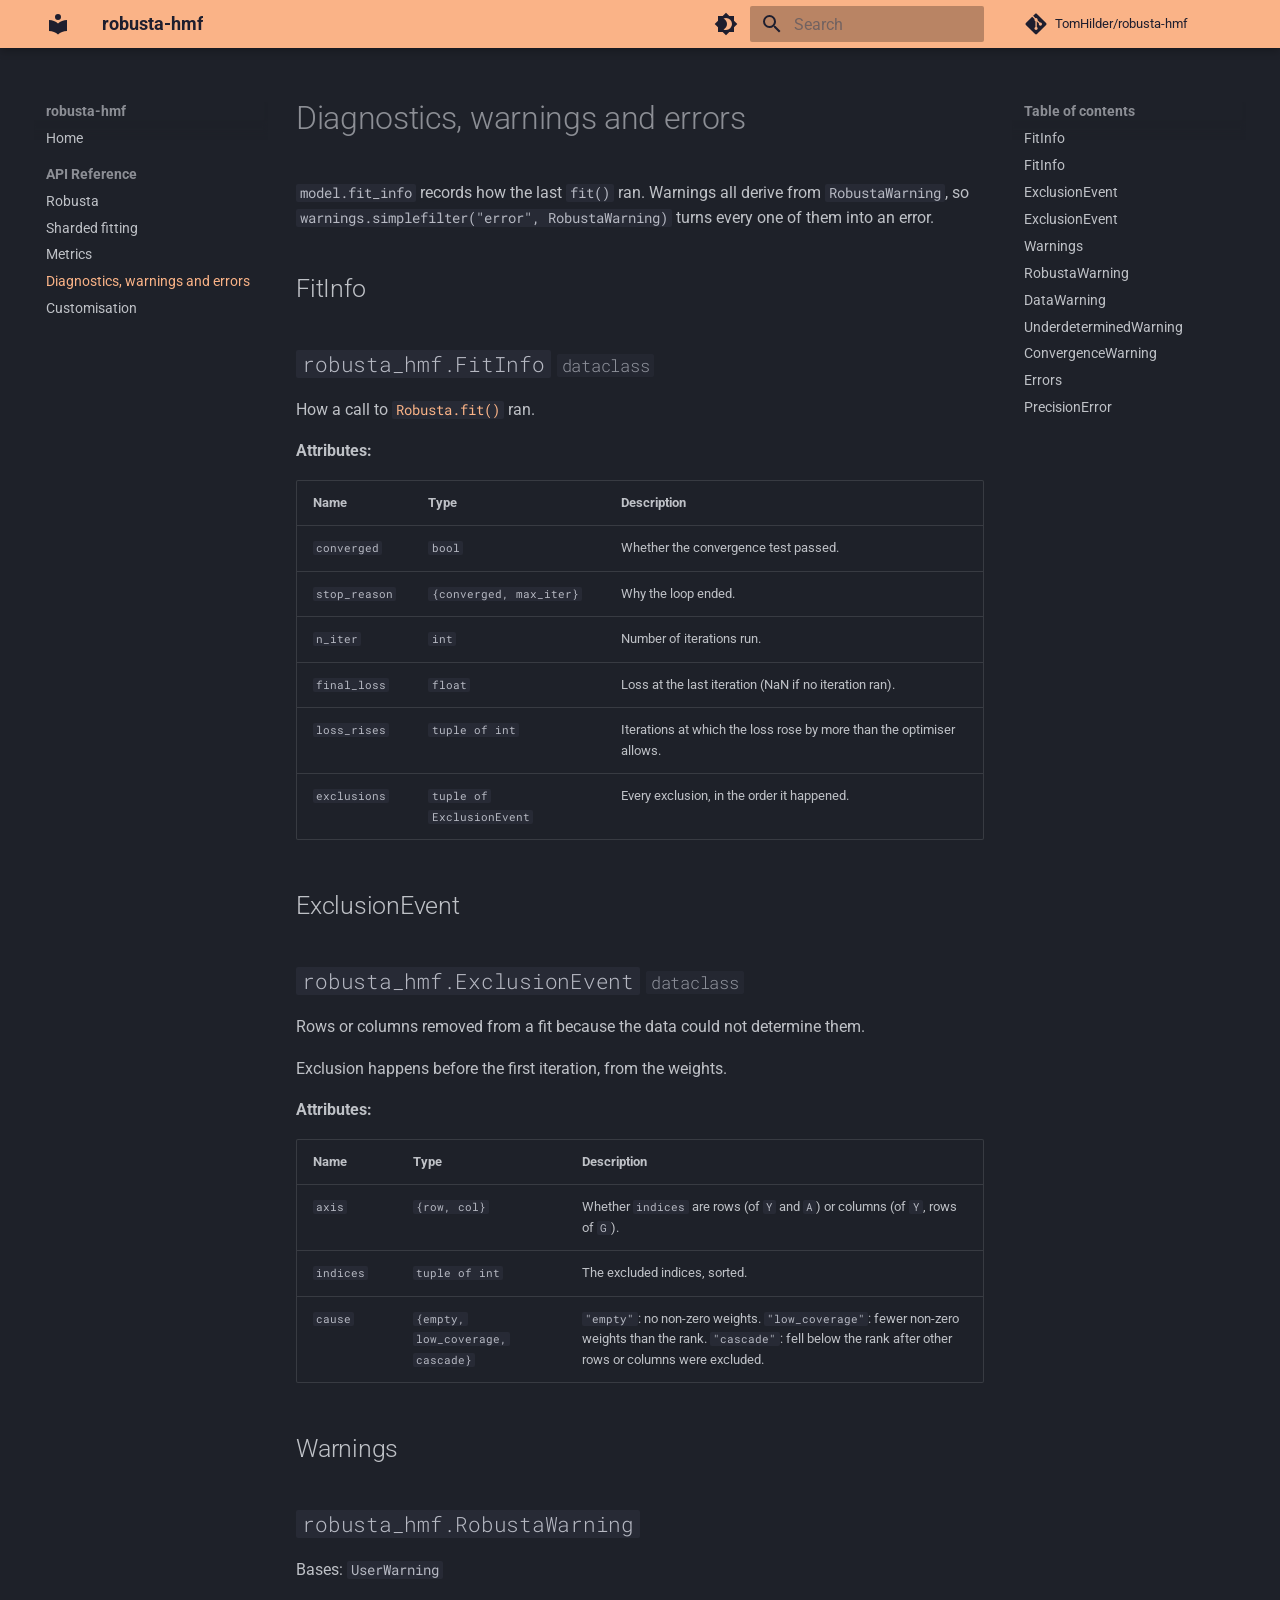
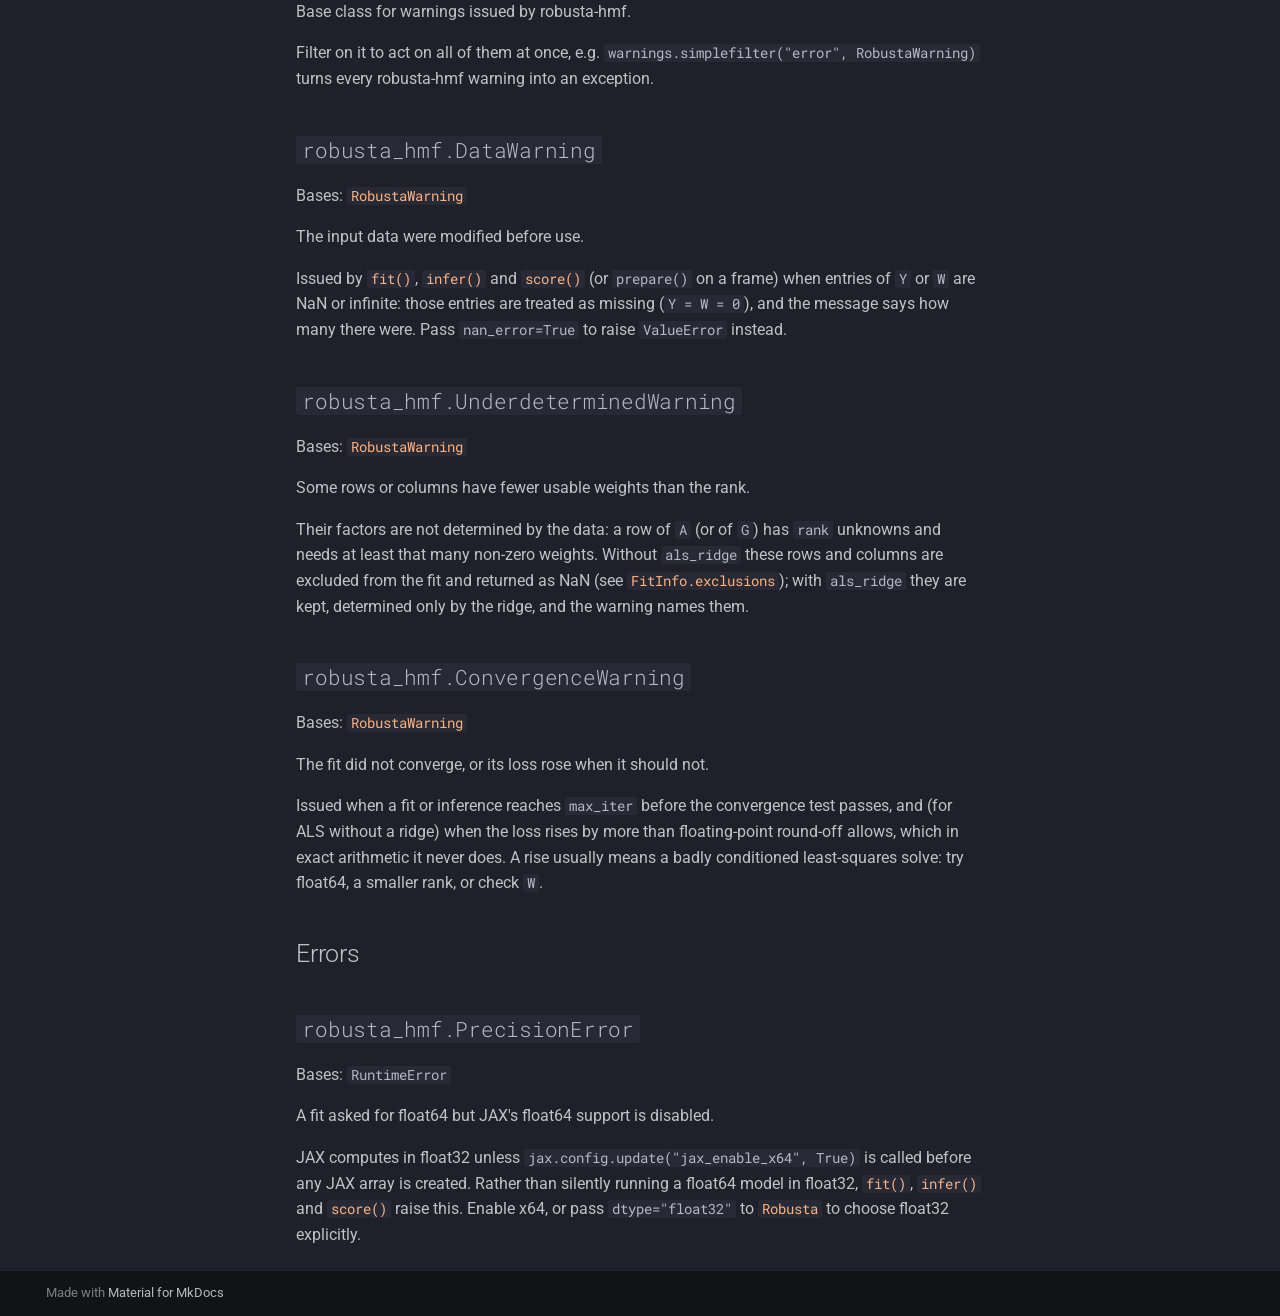
<file: api/diagnostics/index.html>
<!doctype html>
<html lang="en" class="no-js">
  <head>
    
      <meta charset="utf-8">
      <meta name="viewport" content="width=device-width,initial-scale=1">
      
        <meta name="description" content="Robust heteroskedastic matrix factorisation in JAX">
      
      
      
        <link rel="canonical" href="https://tomhilder.github.io/robusta-hmf/api/diagnostics/">
      
      
        <link rel="prev" href="../metrics/">
      
      
        <link rel="next" href="../customisation/">
      
      
        
      
      
      <link rel="icon" href="../../assets/images/favicon.png">
      <meta name="generator" content="mkdocs-1.6.1, mkdocs-material-9.8.1">
    
    
      
        <title>Diagnostics, warnings and errors - robusta-hmf</title>
      
    
    
      <link rel="stylesheet" href="../../assets/stylesheets/main.57a0d79d.min.css">
      
        
        <link rel="stylesheet" href="../../assets/stylesheets/palette.fb2fffe2.min.css">
      
      


    
    
      
    
    
      
        
        
        <link rel="preconnect" href="https://fonts.gstatic.com" crossorigin>
        <link rel="stylesheet" href="https://fonts.googleapis.com/css?family=Roboto:300,300i,400,400i,700,700i%7CRoboto+Mono:400,400i,700,700i&display=fallback">
        <style>:root{--md-text-font:"Roboto";--md-code-font:"Roboto Mono"}</style>
      
    
    
      <link rel="stylesheet" href="../../assets/_mkdocstrings.css">
    
      <link rel="stylesheet" href="../../stylesheets/extra.css">
    
    <script>__md_scope=new URL("../..",location),__md_hash=e=>[...e].reduce(((e,_)=>(e<<5)-e+_.charCodeAt(0)),0),__md_get=(e,_=localStorage,t=__md_scope)=>JSON.parse(_.getItem(t.pathname+"."+e)),__md_set=(e,_,t=localStorage,a=__md_scope)=>{try{t.setItem(a.pathname+"."+e,JSON.stringify(_))}catch(e){}}</script>
    
      

    
    
  </head>
  
  
    
    
      
    
    
    
    
    <body dir="ltr" data-md-color-scheme="slate" data-md-color-primary="custom" data-md-color-accent="custom">
  
    
    <input class="md-toggle" data-md-toggle="drawer" type="checkbox" id="__drawer" autocomplete="off">
    <input class="md-toggle" data-md-toggle="search" type="checkbox" id="__search" autocomplete="off">
    <label class="md-overlay" for="__drawer"></label>
    <div data-md-component="skip">
      
        
        <a href="#diagnostics-warnings-and-errors" class="md-skip">
          Skip to content
        </a>
      
    </div>
    <div data-md-component="announce">
      
    </div>
    
    
      

  

<header class="md-header md-header--shadow" data-md-component="header">
  <nav class="md-header__inner md-grid" aria-label="Header">
    <a href="../.." title="robusta-hmf" class="md-header__button md-logo" aria-label="robusta-hmf" data-md-component="logo">
      
  
  <svg xmlns="http://www.w3.org/2000/svg" viewBox="0 0 24 24"><path d="M12 8a3 3 0 0 0 3-3 3 3 0 0 0-3-3 3 3 0 0 0-3 3 3 3 0 0 0 3 3m0 3.54C9.64 9.35 6.5 8 3 8v11c3.5 0 6.64 1.35 9 3.54 2.36-2.19 5.5-3.54 9-3.54V8c-3.5 0-6.64 1.35-9 3.54"/></svg>

    </a>
    <label class="md-header__button md-icon" for="__drawer">
      
      <svg xmlns="http://www.w3.org/2000/svg" viewBox="0 0 24 24"><path d="M3 6h18v2H3zm0 5h18v2H3zm0 5h18v2H3z"/></svg>
    </label>
    <div class="md-header__title" data-md-component="header-title">
      <div class="md-header__ellipsis">
        <div class="md-header__topic">
          <span class="md-ellipsis">
            robusta-hmf
          </span>
        </div>
        <div class="md-header__topic" data-md-component="header-topic">
          <span class="md-ellipsis">
            
              Diagnostics, warnings and errors
            
          </span>
        </div>
      </div>
    </div>
    
      
        <form class="md-header__option" data-md-component="palette">
  
    
    
    
    <input class="md-option" data-md-color-media="" data-md-color-scheme="slate" data-md-color-primary="custom" data-md-color-accent="custom"  aria-label="Switch to light mode"  type="radio" name="__palette" id="__palette_0">
    
      <label class="md-header__button md-icon" title="Switch to light mode" for="__palette_1" hidden>
        <svg xmlns="http://www.w3.org/2000/svg" viewBox="0 0 24 24"><path d="M12 18c-.89 0-1.74-.2-2.5-.55C11.56 16.5 13 14.42 13 12s-1.44-4.5-3.5-5.45C10.26 6.2 11.11 6 12 6a6 6 0 0 1 6 6 6 6 0 0 1-6 6m8-9.31V4h-4.69L12 .69 8.69 4H4v4.69L.69 12 4 15.31V20h4.69L12 23.31 15.31 20H20v-4.69L23.31 12z"/></svg>
      </label>
    
  
    
    
    
    <input class="md-option" data-md-color-media="" data-md-color-scheme="default" data-md-color-primary="custom" data-md-color-accent="custom"  aria-label="Switch to dark mode"  type="radio" name="__palette" id="__palette_1">
    
      <label class="md-header__button md-icon" title="Switch to dark mode" for="__palette_0" hidden>
        <svg xmlns="http://www.w3.org/2000/svg" viewBox="0 0 24 24"><path d="M12 8a4 4 0 0 0-4 4 4 4 0 0 0 4 4 4 4 0 0 0 4-4 4 4 0 0 0-4-4m0 10a6 6 0 0 1-6-6 6 6 0 0 1 6-6 6 6 0 0 1 6 6 6 6 0 0 1-6 6m8-9.31V4h-4.69L12 .69 8.69 4H4v4.69L.69 12 4 15.31V20h4.69L12 23.31 15.31 20H20v-4.69L23.31 12z"/></svg>
      </label>
    
  
</form>
      
    
    
      <script>var palette=__md_get("__palette");if(palette&&palette.color){if("(prefers-color-scheme)"===palette.color.media){var media=matchMedia("(prefers-color-scheme: light)"),input=document.querySelector(media.matches?"[data-md-color-media='(prefers-color-scheme: light)']":"[data-md-color-media='(prefers-color-scheme: dark)']");palette.color.media=input.getAttribute("data-md-color-media"),palette.color.scheme=input.getAttribute("data-md-color-scheme"),palette.color.primary=input.getAttribute("data-md-color-primary"),palette.color.accent=input.getAttribute("data-md-color-accent")}for(var[key,value]of Object.entries(palette.color))document.body.setAttribute("data-md-color-"+key,value)}</script>
    
    
    
      
      
        <label class="md-header__button md-icon" for="__search">
          
          <svg xmlns="http://www.w3.org/2000/svg" viewBox="0 0 24 24"><path d="M9.5 3A6.5 6.5 0 0 1 16 9.5c0 1.61-.59 3.09-1.56 4.23l.27.27h.79l5 5-1.5 1.5-5-5v-.79l-.27-.27A6.52 6.52 0 0 1 9.5 16 6.5 6.5 0 0 1 3 9.5 6.5 6.5 0 0 1 9.5 3m0 2C7 5 5 7 5 9.5S7 14 9.5 14 14 12 14 9.5 12 5 9.5 5"/></svg>
        </label>
        <div class="md-search" data-md-component="search" role="dialog">
  <label class="md-search__overlay" for="__search"></label>
  <div class="md-search__inner" role="search">
    <form class="md-search__form" name="search">
      <input type="text" class="md-search__input" name="query" aria-label="Search" placeholder="Search" autocapitalize="off" autocorrect="off" autocomplete="off" spellcheck="false" data-md-component="search-query" required>
      <label class="md-search__icon md-icon" for="__search">
        
        <svg xmlns="http://www.w3.org/2000/svg" viewBox="0 0 24 24"><path d="M9.5 3A6.5 6.5 0 0 1 16 9.5c0 1.61-.59 3.09-1.56 4.23l.27.27h.79l5 5-1.5 1.5-5-5v-.79l-.27-.27A6.52 6.52 0 0 1 9.5 16 6.5 6.5 0 0 1 3 9.5 6.5 6.5 0 0 1 9.5 3m0 2C7 5 5 7 5 9.5S7 14 9.5 14 14 12 14 9.5 12 5 9.5 5"/></svg>
        
        <svg xmlns="http://www.w3.org/2000/svg" viewBox="0 0 24 24"><path d="M20 11v2H8l5.5 5.5-1.42 1.42L4.16 12l7.92-7.92L13.5 5.5 8 11z"/></svg>
      </label>
      <nav class="md-search__options" aria-label="Search">
        
        <button type="reset" class="md-search__icon md-icon" title="Clear" aria-label="Clear" tabindex="-1">
          
          <svg xmlns="http://www.w3.org/2000/svg" viewBox="0 0 24 24"><path d="M19 6.41 17.59 5 12 10.59 6.41 5 5 6.41 10.59 12 5 17.59 6.41 19 12 13.41 17.59 19 19 17.59 13.41 12z"/></svg>
        </button>
      </nav>
      
    </form>
    <div class="md-search__output">
      <div class="md-search__scrollwrap" tabindex="0" data-md-scrollfix>
        <div class="md-search-result" data-md-component="search-result">
          <div class="md-search-result__meta">
            Initializing search
          </div>
          <ol class="md-search-result__list" role="presentation"></ol>
        </div>
      </div>
    </div>
  </div>
</div>
      
    
    
      <div class="md-header__source">
        <a href="https://github.com/TomHilder/robusta-hmf" title="Go to repository" class="md-source" data-md-component="source">
  <div class="md-source__icon md-icon">
    
    <svg xmlns="http://www.w3.org/2000/svg" viewBox="0 0 448 512"><!--! Font Awesome Free 7.1.0 by @fontawesome - https://fontawesome.com License - https://fontawesome.com/license/free (Icons: CC BY 4.0, Fonts: SIL OFL 1.1, Code: MIT License) Copyright 2025 Fonticons, Inc.--><path d="M439.6 236.1 244 40.5c-5.4-5.5-12.8-8.5-20.4-8.5s-15 3-20.4 8.4L162.5 81l51.5 51.5c27.1-9.1 52.7 16.8 43.4 43.7l49.7 49.7c34.2-11.8 61.2 31 35.5 56.7-26.5 26.5-70.2-2.9-56-37.3L240.3 199v121.9c25.3 12.5 22.3 41.8 9.1 55-6.4 6.4-15.2 10.1-24.3 10.1s-17.8-3.6-24.3-10.1c-17.6-17.6-11.1-46.9 11.2-56v-123c-20.8-8.5-24.6-30.7-18.6-45L142.6 101 8.5 235.1C3 240.6 0 247.9 0 255.5s3 15 8.5 20.4l195.6 195.7c5.4 5.4 12.7 8.4 20.4 8.4s15-3 20.4-8.4l194.7-194.7c5.4-5.4 8.4-12.8 8.4-20.4s-3-15-8.4-20.4"/></svg>
  </div>
  <div class="md-source__repository">
    TomHilder/robusta-hmf
  </div>
</a>
      </div>
    
  </nav>
  
</header>
    
    <div class="md-container" data-md-component="container">
      
      
        
          
        
      
      <main class="md-main" data-md-component="main">
        <div class="md-main__inner md-grid">
          
            
              
              <div class="md-sidebar md-sidebar--primary" data-md-component="sidebar" data-md-type="navigation" >
                <div class="md-sidebar__scrollwrap">
                  <div class="md-sidebar__inner">
                    



<nav class="md-nav md-nav--primary" aria-label="Navigation" data-md-level="0">
  <label class="md-nav__title" for="__drawer">
    <a href="../.." title="robusta-hmf" class="md-nav__button md-logo" aria-label="robusta-hmf" data-md-component="logo">
      
  
  <svg xmlns="http://www.w3.org/2000/svg" viewBox="0 0 24 24"><path d="M12 8a3 3 0 0 0 3-3 3 3 0 0 0-3-3 3 3 0 0 0-3 3 3 3 0 0 0 3 3m0 3.54C9.64 9.35 6.5 8 3 8v11c3.5 0 6.64 1.35 9 3.54 2.36-2.19 5.5-3.54 9-3.54V8c-3.5 0-6.64 1.35-9 3.54"/></svg>

    </a>
    robusta-hmf
  </label>
  
    <div class="md-nav__source">
      <a href="https://github.com/TomHilder/robusta-hmf" title="Go to repository" class="md-source" data-md-component="source">
  <div class="md-source__icon md-icon">
    
    <svg xmlns="http://www.w3.org/2000/svg" viewBox="0 0 448 512"><!--! Font Awesome Free 7.1.0 by @fontawesome - https://fontawesome.com License - https://fontawesome.com/license/free (Icons: CC BY 4.0, Fonts: SIL OFL 1.1, Code: MIT License) Copyright 2025 Fonticons, Inc.--><path d="M439.6 236.1 244 40.5c-5.4-5.5-12.8-8.5-20.4-8.5s-15 3-20.4 8.4L162.5 81l51.5 51.5c27.1-9.1 52.7 16.8 43.4 43.7l49.7 49.7c34.2-11.8 61.2 31 35.5 56.7-26.5 26.5-70.2-2.9-56-37.3L240.3 199v121.9c25.3 12.5 22.3 41.8 9.1 55-6.4 6.4-15.2 10.1-24.3 10.1s-17.8-3.6-24.3-10.1c-17.6-17.6-11.1-46.9 11.2-56v-123c-20.8-8.5-24.6-30.7-18.6-45L142.6 101 8.5 235.1C3 240.6 0 247.9 0 255.5s3 15 8.5 20.4l195.6 195.7c5.4 5.4 12.7 8.4 20.4 8.4s15-3 20.4-8.4l194.7-194.7c5.4-5.4 8.4-12.8 8.4-20.4s-3-15-8.4-20.4"/></svg>
  </div>
  <div class="md-source__repository">
    TomHilder/robusta-hmf
  </div>
</a>
    </div>
  
  <ul class="md-nav__list" data-md-scrollfix>
    
      
      
  
  
  
  
    <li class="md-nav__item">
      <a href="../.." class="md-nav__link">
        
  
  
  <span class="md-ellipsis">
    
  
    Home
  

    
  </span>
  
  

      </a>
    </li>
  

    
      
      
  
  
    
  
  
  
    
    
    
    
      
        
        
      
    
    
    <li class="md-nav__item md-nav__item--active md-nav__item--section md-nav__item--nested">
      
        
        
        <input class="md-nav__toggle md-toggle " type="checkbox" id="__nav_2" checked>
        
          
          <label class="md-nav__link" for="__nav_2" id="__nav_2_label" tabindex="">
            
  
  
  <span class="md-ellipsis">
    
  
    API Reference
  

    
  </span>
  
  

            <span class="md-nav__icon md-icon"></span>
          </label>
        
        <nav class="md-nav" data-md-level="1" aria-labelledby="__nav_2_label" aria-expanded="true">
          <label class="md-nav__title" for="__nav_2">
            <span class="md-nav__icon md-icon"></span>
            
  
    API Reference
  

          </label>
          <ul class="md-nav__list" data-md-scrollfix>
            
              
                
  
  
  
  
    <li class="md-nav__item">
      <a href="../robusta/" class="md-nav__link">
        
  
  
  <span class="md-ellipsis">
    
  
    Robusta
  

    
  </span>
  
  

      </a>
    </li>
  

              
            
              
                
  
  
  
  
    <li class="md-nav__item">
      <a href="../sharded/" class="md-nav__link">
        
  
  
  <span class="md-ellipsis">
    
  
    Sharded fitting
  

    
  </span>
  
  

      </a>
    </li>
  

              
            
              
                
  
  
  
  
    <li class="md-nav__item">
      <a href="../metrics/" class="md-nav__link">
        
  
  
  <span class="md-ellipsis">
    
  
    Metrics
  

    
  </span>
  
  

      </a>
    </li>
  

              
            
              
                
  
  
    
  
  
  
    <li class="md-nav__item md-nav__item--active">
      
      <input class="md-nav__toggle md-toggle" type="checkbox" id="__toc">
      
      
        
      
      
        <label class="md-nav__link md-nav__link--active" for="__toc">
          
  
  
  <span class="md-ellipsis">
    
  
    Diagnostics, warnings and errors
  

    
  </span>
  
  

          <span class="md-nav__icon md-icon"></span>
        </label>
      
      <a href="./" class="md-nav__link md-nav__link--active">
        
  
  
  <span class="md-ellipsis">
    
  
    Diagnostics, warnings and errors
  

    
  </span>
  
  

      </a>
      
        

<nav class="md-nav md-nav--secondary" aria-label="Table of contents">
  
  
  
    
  
  
    <label class="md-nav__title" for="__toc">
      <span class="md-nav__icon md-icon"></span>
      Table of contents
    </label>
    <ul class="md-nav__list" data-md-component="toc" data-md-scrollfix>
      
        <li class="md-nav__item">
  <a href="#fitinfo" class="md-nav__link">
    <span class="md-ellipsis">
      
        FitInfo
      
    </span>
  </a>
  
</li>
      
        <li class="md-nav__item">
  <a href="#robusta_hmf.FitInfo" class="md-nav__link">
    <span class="md-ellipsis">
      
        FitInfo
      
    </span>
  </a>
  
</li>
      
        <li class="md-nav__item">
  <a href="#exclusionevent" class="md-nav__link">
    <span class="md-ellipsis">
      
        ExclusionEvent
      
    </span>
  </a>
  
</li>
      
        <li class="md-nav__item">
  <a href="#robusta_hmf.ExclusionEvent" class="md-nav__link">
    <span class="md-ellipsis">
      
        ExclusionEvent
      
    </span>
  </a>
  
</li>
      
        <li class="md-nav__item">
  <a href="#warnings" class="md-nav__link">
    <span class="md-ellipsis">
      
        Warnings
      
    </span>
  </a>
  
</li>
      
        <li class="md-nav__item">
  <a href="#robusta_hmf.RobustaWarning" class="md-nav__link">
    <span class="md-ellipsis">
      
        RobustaWarning
      
    </span>
  </a>
  
</li>
      
        <li class="md-nav__item">
  <a href="#robusta_hmf.DataWarning" class="md-nav__link">
    <span class="md-ellipsis">
      
        DataWarning
      
    </span>
  </a>
  
</li>
      
        <li class="md-nav__item">
  <a href="#robusta_hmf.UnderdeterminedWarning" class="md-nav__link">
    <span class="md-ellipsis">
      
        UnderdeterminedWarning
      
    </span>
  </a>
  
</li>
      
        <li class="md-nav__item">
  <a href="#robusta_hmf.ConvergenceWarning" class="md-nav__link">
    <span class="md-ellipsis">
      
        ConvergenceWarning
      
    </span>
  </a>
  
</li>
      
        <li class="md-nav__item">
  <a href="#errors" class="md-nav__link">
    <span class="md-ellipsis">
      
        Errors
      
    </span>
  </a>
  
</li>
      
        <li class="md-nav__item">
  <a href="#robusta_hmf.PrecisionError" class="md-nav__link">
    <span class="md-ellipsis">
      
        PrecisionError
      
    </span>
  </a>
  
</li>
      
    </ul>
  
</nav>
      
    </li>
  

              
            
              
                
  
  
  
  
    <li class="md-nav__item">
      <a href="../customisation/" class="md-nav__link">
        
  
  
  <span class="md-ellipsis">
    
  
    Customisation
  

    
  </span>
  
  

      </a>
    </li>
  

              
            
          </ul>
        </nav>
      
    </li>
  

    
  </ul>
</nav>
                  </div>
                </div>
              </div>
            
            
              
              <div class="md-sidebar md-sidebar--secondary" data-md-component="sidebar" data-md-type="toc" >
                <div class="md-sidebar__scrollwrap">
                  <div class="md-sidebar__inner">
                    

<nav class="md-nav md-nav--secondary" aria-label="Table of contents">
  
  
  
    
  
  
    <label class="md-nav__title" for="__toc">
      <span class="md-nav__icon md-icon"></span>
      Table of contents
    </label>
    <ul class="md-nav__list" data-md-component="toc" data-md-scrollfix>
      
        <li class="md-nav__item">
  <a href="#fitinfo" class="md-nav__link">
    <span class="md-ellipsis">
      
        FitInfo
      
    </span>
  </a>
  
</li>
      
        <li class="md-nav__item">
  <a href="#robusta_hmf.FitInfo" class="md-nav__link">
    <span class="md-ellipsis">
      
        FitInfo
      
    </span>
  </a>
  
</li>
      
        <li class="md-nav__item">
  <a href="#exclusionevent" class="md-nav__link">
    <span class="md-ellipsis">
      
        ExclusionEvent
      
    </span>
  </a>
  
</li>
      
        <li class="md-nav__item">
  <a href="#robusta_hmf.ExclusionEvent" class="md-nav__link">
    <span class="md-ellipsis">
      
        ExclusionEvent
      
    </span>
  </a>
  
</li>
      
        <li class="md-nav__item">
  <a href="#warnings" class="md-nav__link">
    <span class="md-ellipsis">
      
        Warnings
      
    </span>
  </a>
  
</li>
      
        <li class="md-nav__item">
  <a href="#robusta_hmf.RobustaWarning" class="md-nav__link">
    <span class="md-ellipsis">
      
        RobustaWarning
      
    </span>
  </a>
  
</li>
      
        <li class="md-nav__item">
  <a href="#robusta_hmf.DataWarning" class="md-nav__link">
    <span class="md-ellipsis">
      
        DataWarning
      
    </span>
  </a>
  
</li>
      
        <li class="md-nav__item">
  <a href="#robusta_hmf.UnderdeterminedWarning" class="md-nav__link">
    <span class="md-ellipsis">
      
        UnderdeterminedWarning
      
    </span>
  </a>
  
</li>
      
        <li class="md-nav__item">
  <a href="#robusta_hmf.ConvergenceWarning" class="md-nav__link">
    <span class="md-ellipsis">
      
        ConvergenceWarning
      
    </span>
  </a>
  
</li>
      
        <li class="md-nav__item">
  <a href="#errors" class="md-nav__link">
    <span class="md-ellipsis">
      
        Errors
      
    </span>
  </a>
  
</li>
      
        <li class="md-nav__item">
  <a href="#robusta_hmf.PrecisionError" class="md-nav__link">
    <span class="md-ellipsis">
      
        PrecisionError
      
    </span>
  </a>
  
</li>
      
    </ul>
  
</nav>
                  </div>
                </div>
              </div>
            
          
          
            <div class="md-content" data-md-component="content">
              
              <article class="md-content__inner md-typeset">
                
                  


  
  


<h1 id="diagnostics-warnings-and-errors">Diagnostics, warnings and errors<a class="headerlink" href="#diagnostics-warnings-and-errors" title="Permanent link">&para;</a></h1>
<p><code>model.fit_info</code> records how the last <code>fit()</code> ran. Warnings all derive from
<code>RobustaWarning</code>, so <code>warnings.simplefilter("error", RobustaWarning)</code> turns every one of
them into an error.</p>
<h2 id="fitinfo">FitInfo<a class="headerlink" href="#fitinfo" title="Permanent link">&para;</a></h2>


<div class="doc doc-object doc-class">



<h2 id="robusta_hmf.FitInfo" class="doc doc-heading">
            <code>robusta_hmf.FitInfo</code>


  <span class="doc doc-labels">
      <small class="doc doc-label doc-label-dataclass"><code>dataclass</code></small>
  </span>

<a href="#robusta_hmf.FitInfo" class="headerlink" title="Permanent link">&para;</a></h2>


    <div class="doc doc-contents first">



        <p>How a call to <a class="autorefs autorefs-internal" title="fit(Y, W=None, max_iter=1000, rotation_cadence=1, conv_check_cadence=10, seed=0, init_state=None)" href="../robusta/#robusta_hmf.Robusta.fit"><code>Robusta.fit()</code></a> ran.</p>


<p><span class="doc-section-title">Attributes:</span></p>
    <table>
      <thead>
        <tr>
          <th>Name</th>
          <th>Type</th>
          <th>Description</th>
        </tr>
      </thead>
      <tbody>
          <tr class="doc-section-item">
            <td><code><span title="robusta_hmf.FitInfo.converged">converged</span></code></td>
            <td>
                  <code><span title="bool">bool</span></code>
            </td>
            <td>
              <div class="doc-md-description">
                <p>Whether the convergence test passed.</p>
              </div>
            </td>
          </tr>
          <tr class="doc-section-item">
            <td><code><span title="robusta_hmf.FitInfo.stop_reason">stop_reason</span></code></td>
            <td>
                  <code>{<span title="robusta_hmf.fit_info.FitInfo.converged">converged</span>, max_iter}</code>
            </td>
            <td>
              <div class="doc-md-description">
                <p>Why the loop ended.</p>
              </div>
            </td>
          </tr>
          <tr class="doc-section-item">
            <td><code><span title="robusta_hmf.FitInfo.n_iter">n_iter</span></code></td>
            <td>
                  <code><span title="int">int</span></code>
            </td>
            <td>
              <div class="doc-md-description">
                <p>Number of iterations run.</p>
              </div>
            </td>
          </tr>
          <tr class="doc-section-item">
            <td><code><span title="robusta_hmf.FitInfo.final_loss">final_loss</span></code></td>
            <td>
                  <code><span title="float">float</span></code>
            </td>
            <td>
              <div class="doc-md-description">
                <p>Loss at the last iteration (NaN if no iteration ran).</p>
              </div>
            </td>
          </tr>
          <tr class="doc-section-item">
            <td><code><span title="robusta_hmf.FitInfo.loss_rises">loss_rises</span></code></td>
            <td>
                  <code>tuple of int</code>
            </td>
            <td>
              <div class="doc-md-description">
                <p>Iterations at which the loss rose by more than the optimiser allows.</p>
              </div>
            </td>
          </tr>
          <tr class="doc-section-item">
            <td><code><span title="robusta_hmf.FitInfo.exclusions">exclusions</span></code></td>
            <td>
                  <code>tuple of ExclusionEvent</code>
            </td>
            <td>
              <div class="doc-md-description">
                <p>Every exclusion, in the order it happened.</p>
              </div>
            </td>
          </tr>
      </tbody>
    </table>











<div class="doc doc-children">












  </div>

    </div>

</div><h2 id="exclusionevent">ExclusionEvent<a class="headerlink" href="#exclusionevent" title="Permanent link">&para;</a></h2>


<div class="doc doc-object doc-class">



<h2 id="robusta_hmf.ExclusionEvent" class="doc doc-heading">
            <code>robusta_hmf.ExclusionEvent</code>


  <span class="doc doc-labels">
      <small class="doc doc-label doc-label-dataclass"><code>dataclass</code></small>
  </span>

<a href="#robusta_hmf.ExclusionEvent" class="headerlink" title="Permanent link">&para;</a></h2>


    <div class="doc doc-contents first">



        <p>Rows or columns removed from a fit because the data could not determine them.</p>
<p>Exclusion happens before the first iteration, from the weights.</p>


<p><span class="doc-section-title">Attributes:</span></p>
    <table>
      <thead>
        <tr>
          <th>Name</th>
          <th>Type</th>
          <th>Description</th>
        </tr>
      </thead>
      <tbody>
          <tr class="doc-section-item">
            <td><code><span title="robusta_hmf.ExclusionEvent.axis">axis</span></code></td>
            <td>
                  <code>{row, col}</code>
            </td>
            <td>
              <div class="doc-md-description">
                <p>Whether <code>indices</code> are rows (of <code>Y</code> and <code>A</code>) or columns (of <code>Y</code>,
rows of <code>G</code>).</p>
              </div>
            </td>
          </tr>
          <tr class="doc-section-item">
            <td><code><span title="robusta_hmf.ExclusionEvent.indices">indices</span></code></td>
            <td>
                  <code>tuple of int</code>
            </td>
            <td>
              <div class="doc-md-description">
                <p>The excluded indices, sorted.</p>
              </div>
            </td>
          </tr>
          <tr class="doc-section-item">
            <td><code><span title="robusta_hmf.ExclusionEvent.cause">cause</span></code></td>
            <td>
                  <code>{empty, low_coverage, cascade}</code>
            </td>
            <td>
              <div class="doc-md-description">
                <p><code>"empty"</code>: no non-zero weights. <code>"low_coverage"</code>: fewer non-zero
weights than the rank. <code>"cascade"</code>: fell below the rank after other
rows or columns were excluded.</p>
              </div>
            </td>
          </tr>
      </tbody>
    </table>











<div class="doc doc-children">












  </div>

    </div>

</div><h2 id="warnings">Warnings<a class="headerlink" href="#warnings" title="Permanent link">&para;</a></h2>


<div class="doc doc-object doc-class">



<h2 id="robusta_hmf.RobustaWarning" class="doc doc-heading">
            <code>robusta_hmf.RobustaWarning</code>


<a href="#robusta_hmf.RobustaWarning" class="headerlink" title="Permanent link">&para;</a></h2>


    <div class="doc doc-contents first">
            <p class="doc doc-class-bases">
              Bases: <code><span title="UserWarning">UserWarning</span></code></p>



        <p>Base class for warnings issued by robusta-hmf.</p>
<p>Filter on it to act on all of them at once, e.g.
<code>warnings.simplefilter("error", RobustaWarning)</code> turns every
robusta-hmf warning into an exception.</p>









    </div>

</div>

<div class="doc doc-object doc-class">



<h2 id="robusta_hmf.DataWarning" class="doc doc-heading">
            <code>robusta_hmf.DataWarning</code>


<a href="#robusta_hmf.DataWarning" class="headerlink" title="Permanent link">&para;</a></h2>


    <div class="doc doc-contents first">
            <p class="doc doc-class-bases">
              Bases: <code><a class="autorefs autorefs-internal" title="robusta_hmf.RobustaWarning (robusta_hmf.warnings.RobustaWarning)" href="#robusta_hmf.RobustaWarning">RobustaWarning</a></code></p>



        <p>The input data were modified before use.</p>
<p>Issued by <a class="autorefs autorefs-internal" title="fit(Y, W=None, max_iter=1000, rotation_cadence=1, conv_check_cadence=10, seed=0, init_state=None)" href="../robusta/#robusta_hmf.Robusta.fit"><code>fit()</code></a>, <a class="autorefs autorefs-internal" title="infer(Y_infer, W_infer=None, state=None, max_iter=100, conv_strategy='max_frac_A', conv_tol=0.001, conv_check_cadence=10)" href="../robusta/#robusta_hmf.Robusta.infer"><code>infer()</code></a>
and <a class="autorefs autorefs-internal" title="score(Y, W=None, state=None)" href="../robusta/#robusta_hmf.Robusta.score"><code>score()</code></a> (or <code>prepare()</code> on a frame) when
entries of <code>Y</code> or <code>W</code> are NaN or infinite: those entries are treated
as missing (<code>Y = W = 0</code>), and the message says how many there were.
Pass <code>nan_error=True</code> to raise <code>ValueError</code> instead.</p>









    </div>

</div>

<div class="doc doc-object doc-class">



<h2 id="robusta_hmf.UnderdeterminedWarning" class="doc doc-heading">
            <code>robusta_hmf.UnderdeterminedWarning</code>


<a href="#robusta_hmf.UnderdeterminedWarning" class="headerlink" title="Permanent link">&para;</a></h2>


    <div class="doc doc-contents first">
            <p class="doc doc-class-bases">
              Bases: <code><a class="autorefs autorefs-internal" title="robusta_hmf.RobustaWarning (robusta_hmf.warnings.RobustaWarning)" href="#robusta_hmf.RobustaWarning">RobustaWarning</a></code></p>



        <p>Some rows or columns have fewer usable weights than the rank.</p>
<p>Their factors are not determined by the data: a row of <code>A</code> (or of
<code>G</code>) has <code>rank</code> unknowns and needs at least that many non-zero
weights. Without <code>als_ridge</code> these rows and columns are excluded from
the fit and returned as NaN (see
<a class="autorefs autorefs-internal" title="robusta_hmf.FitInfo


  
      dataclass
  " href="#robusta_hmf.FitInfo"><code>FitInfo.exclusions</code></a>); with <code>als_ridge</code>
they are kept, determined only by the ridge, and the warning names them.</p>









    </div>

</div>

<div class="doc doc-object doc-class">



<h2 id="robusta_hmf.ConvergenceWarning" class="doc doc-heading">
            <code>robusta_hmf.ConvergenceWarning</code>


<a href="#robusta_hmf.ConvergenceWarning" class="headerlink" title="Permanent link">&para;</a></h2>


    <div class="doc doc-contents first">
            <p class="doc doc-class-bases">
              Bases: <code><a class="autorefs autorefs-internal" title="robusta_hmf.RobustaWarning (robusta_hmf.warnings.RobustaWarning)" href="#robusta_hmf.RobustaWarning">RobustaWarning</a></code></p>



        <p>The fit did not converge, or its loss rose when it should not.</p>
<p>Issued when a fit or inference reaches <code>max_iter</code> before the
convergence test passes, and (for ALS without a ridge) when the loss
rises by more than floating-point round-off allows, which in exact
arithmetic it never does. A rise usually means a badly conditioned
least-squares solve: try float64, a smaller rank, or check <code>W</code>.</p>









    </div>

</div><h2 id="errors">Errors<a class="headerlink" href="#errors" title="Permanent link">&para;</a></h2>


<div class="doc doc-object doc-class">



<h2 id="robusta_hmf.PrecisionError" class="doc doc-heading">
            <code>robusta_hmf.PrecisionError</code>


<a href="#robusta_hmf.PrecisionError" class="headerlink" title="Permanent link">&para;</a></h2>


    <div class="doc doc-contents first">
            <p class="doc doc-class-bases">
              Bases: <code><span title="RuntimeError">RuntimeError</span></code></p>



        <p>A fit asked for float64 but JAX's float64 support is disabled.</p>
<p>JAX computes in float32 unless
<code>jax.config.update("jax_enable_x64", True)</code> is called before any JAX
array is created. Rather than silently running a float64 model in
float32, <a class="autorefs autorefs-internal" title="fit(Y, W=None, max_iter=1000, rotation_cadence=1, conv_check_cadence=10, seed=0, init_state=None)" href="../robusta/#robusta_hmf.Robusta.fit"><code>fit()</code></a>, <a class="autorefs autorefs-internal" title="infer(Y_infer, W_infer=None, state=None, max_iter=100, conv_strategy='max_frac_A', conv_tol=0.001, conv_check_cadence=10)" href="../robusta/#robusta_hmf.Robusta.infer"><code>infer()</code></a>
and <a class="autorefs autorefs-internal" title="score(Y, W=None, state=None)" href="../robusta/#robusta_hmf.Robusta.score"><code>score()</code></a> raise this. Enable x64, or pass
<code>dtype="float32"</code> to <a class="autorefs autorefs-internal" title="robusta_hmf.Robusta


  
      dataclass
  " href="../robusta/#robusta_hmf.Robusta"><code>Robusta</code></a> to choose float32
explicitly.</p>









    </div>

</div>












                
              </article>
            </div>
          
          
<script>var target=document.getElementById(location.hash.slice(1));target&&target.name&&(target.checked=target.name.startsWith("__tabbed_"))</script>
        </div>
        
      </main>
      
        <footer class="md-footer">
  
  <div class="md-footer-meta md-typeset">
    <div class="md-footer-meta__inner md-grid">
      <div class="md-copyright">
  
  
    Made with
    <a href="https://squidfunk.github.io/mkdocs-material/" target="_blank" rel="noopener">
      Material for MkDocs
    </a>
  
</div>
      
    </div>
  </div>
</footer>
      
    </div>
    <div class="md-dialog" data-md-component="dialog">
      <div class="md-dialog__inner md-typeset"></div>
    </div>
    
    
    
      
      
      <script id="__config" type="application/json">{"annotate": null, "base": "../..", "features": ["content.code.copy", "navigation.sections", "navigation.expand", "search.highlight"], "search": "../../assets/javascripts/workers/search.a7633da7.min.js", "tags": null, "translations": {"clipboard.copied": "Copied to clipboard", "clipboard.copy": "Copy to clipboard", "search.result.more.one": "1 more on this page", "search.result.more.other": "# more on this page", "search.result.none": "No matching documents", "search.result.one": "1 matching document", "search.result.other": "# matching documents", "search.result.placeholder": "Type to start searching", "search.result.term.missing": "Missing", "select.version": "Select version"}, "version": null}</script>
    
    
      <script src="../../assets/javascripts/bundle.a5f9d56c.min.js"></script>
      
    
  </body>
</html>
</file>
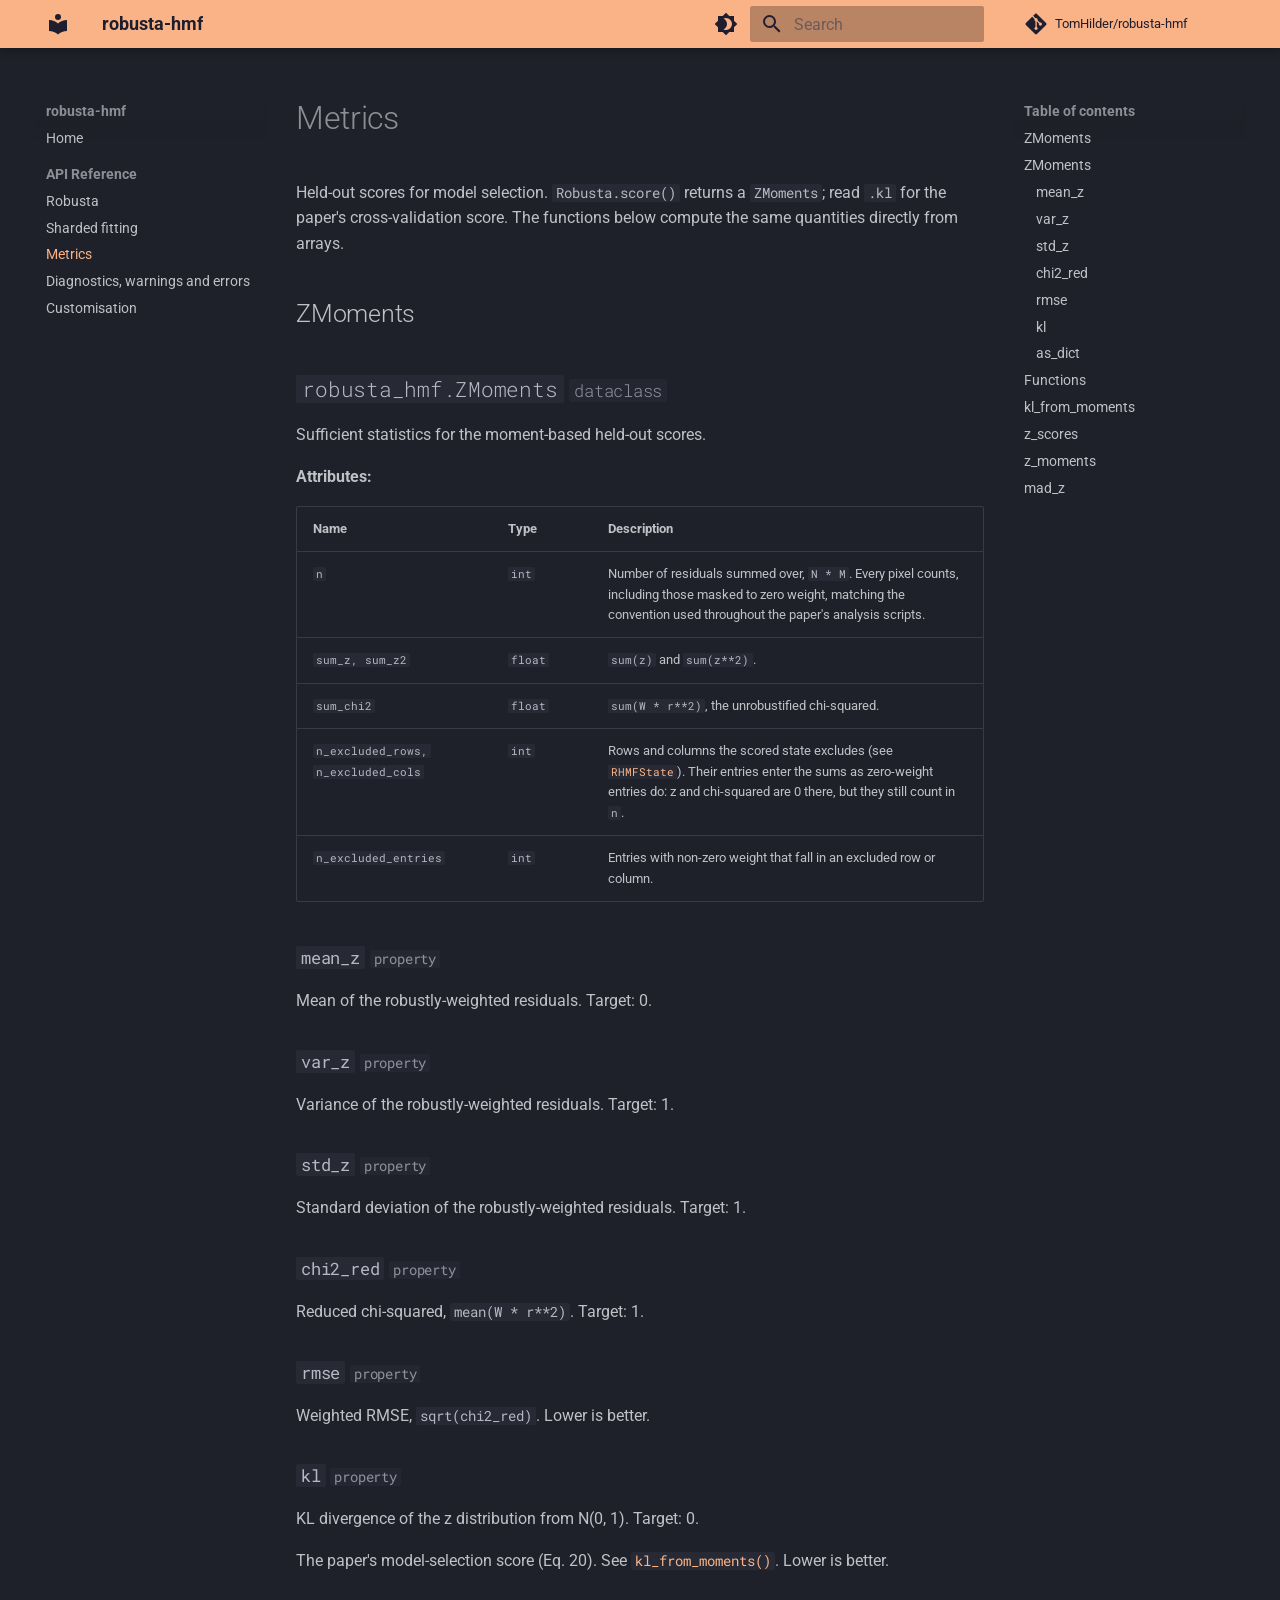
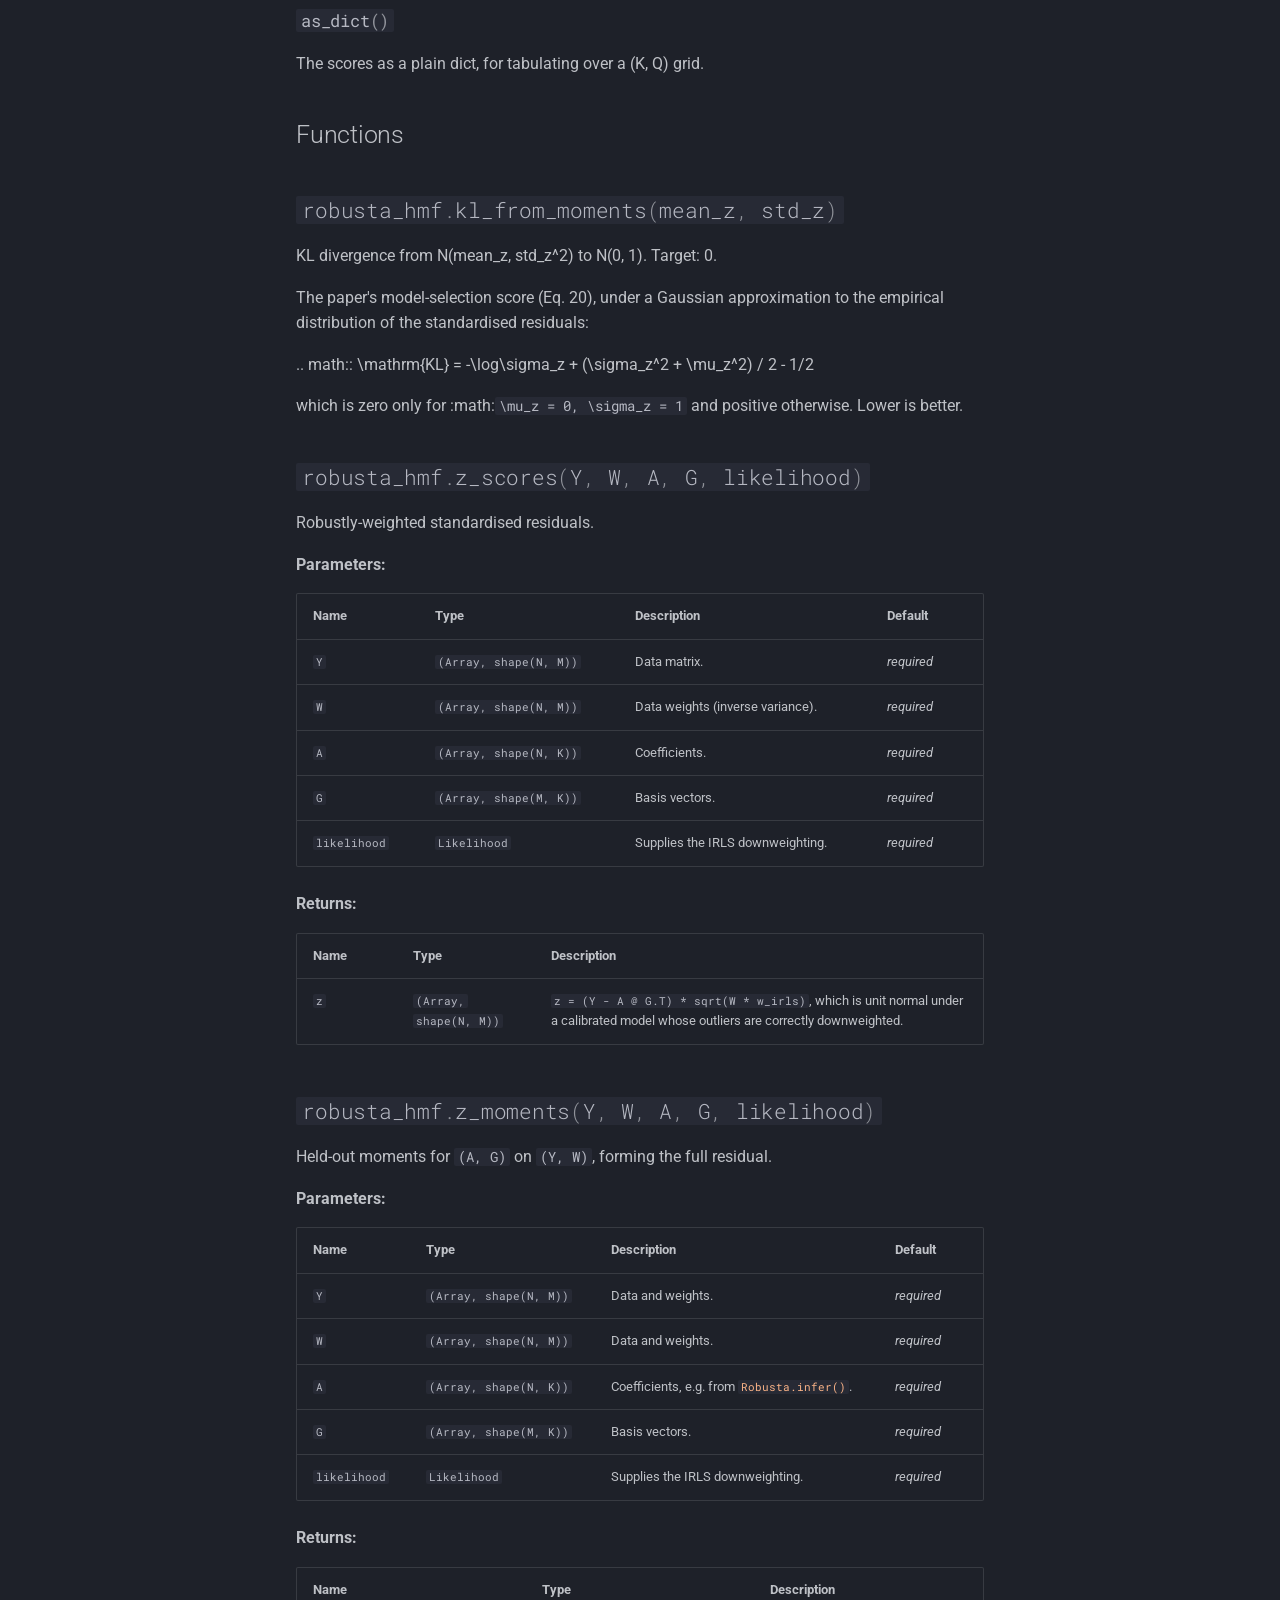
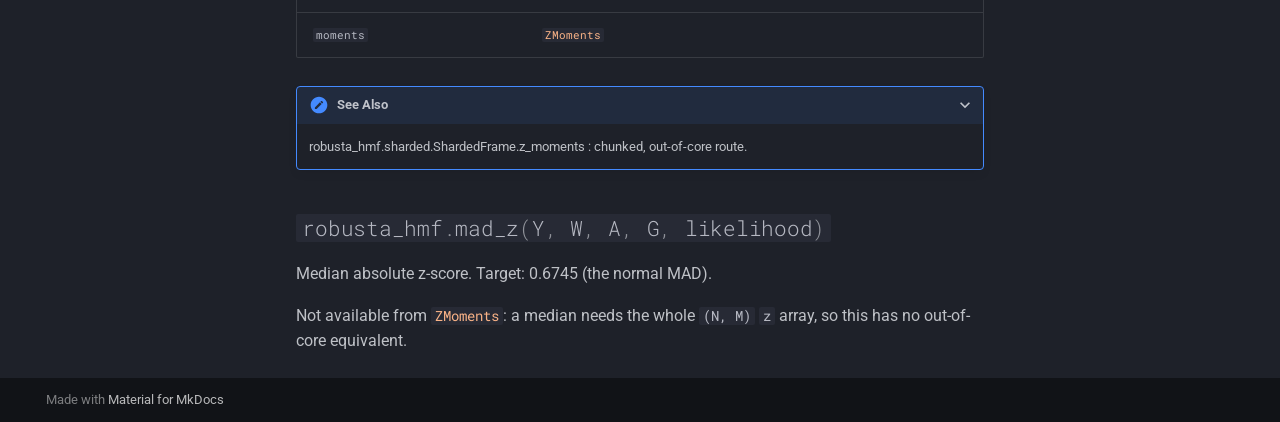
<file: api/metrics/index.html>
<!doctype html>
<html lang="en" class="no-js">
  <head>
    
      <meta charset="utf-8">
      <meta name="viewport" content="width=device-width,initial-scale=1">
      
        <meta name="description" content="Robust heteroskedastic matrix factorisation in JAX">
      
      
      
        <link rel="canonical" href="https://tomhilder.github.io/robusta-hmf/api/metrics/">
      
      
        <link rel="prev" href="../sharded/">
      
      
        <link rel="next" href="../diagnostics/">
      
      
        
      
      
      <link rel="icon" href="../../assets/images/favicon.png">
      <meta name="generator" content="mkdocs-1.6.1, mkdocs-material-9.8.1">
    
    
      
        <title>Metrics - robusta-hmf</title>
      
    
    
      <link rel="stylesheet" href="../../assets/stylesheets/main.57a0d79d.min.css">
      
        
        <link rel="stylesheet" href="../../assets/stylesheets/palette.fb2fffe2.min.css">
      
      


    
    
      
    
    
      
        
        
        <link rel="preconnect" href="https://fonts.gstatic.com" crossorigin>
        <link rel="stylesheet" href="https://fonts.googleapis.com/css?family=Roboto:300,300i,400,400i,700,700i%7CRoboto+Mono:400,400i,700,700i&display=fallback">
        <style>:root{--md-text-font:"Roboto";--md-code-font:"Roboto Mono"}</style>
      
    
    
      <link rel="stylesheet" href="../../assets/_mkdocstrings.css">
    
      <link rel="stylesheet" href="../../stylesheets/extra.css">
    
    <script>__md_scope=new URL("../..",location),__md_hash=e=>[...e].reduce(((e,_)=>(e<<5)-e+_.charCodeAt(0)),0),__md_get=(e,_=localStorage,t=__md_scope)=>JSON.parse(_.getItem(t.pathname+"."+e)),__md_set=(e,_,t=localStorage,a=__md_scope)=>{try{t.setItem(a.pathname+"."+e,JSON.stringify(_))}catch(e){}}</script>
    
      

    
    
  </head>
  
  
    
    
      
    
    
    
    
    <body dir="ltr" data-md-color-scheme="slate" data-md-color-primary="custom" data-md-color-accent="custom">
  
    
    <input class="md-toggle" data-md-toggle="drawer" type="checkbox" id="__drawer" autocomplete="off">
    <input class="md-toggle" data-md-toggle="search" type="checkbox" id="__search" autocomplete="off">
    <label class="md-overlay" for="__drawer"></label>
    <div data-md-component="skip">
      
        
        <a href="#metrics" class="md-skip">
          Skip to content
        </a>
      
    </div>
    <div data-md-component="announce">
      
    </div>
    
    
      

  

<header class="md-header md-header--shadow" data-md-component="header">
  <nav class="md-header__inner md-grid" aria-label="Header">
    <a href="../.." title="robusta-hmf" class="md-header__button md-logo" aria-label="robusta-hmf" data-md-component="logo">
      
  
  <svg xmlns="http://www.w3.org/2000/svg" viewBox="0 0 24 24"><path d="M12 8a3 3 0 0 0 3-3 3 3 0 0 0-3-3 3 3 0 0 0-3 3 3 3 0 0 0 3 3m0 3.54C9.64 9.35 6.5 8 3 8v11c3.5 0 6.64 1.35 9 3.54 2.36-2.19 5.5-3.54 9-3.54V8c-3.5 0-6.64 1.35-9 3.54"/></svg>

    </a>
    <label class="md-header__button md-icon" for="__drawer">
      
      <svg xmlns="http://www.w3.org/2000/svg" viewBox="0 0 24 24"><path d="M3 6h18v2H3zm0 5h18v2H3zm0 5h18v2H3z"/></svg>
    </label>
    <div class="md-header__title" data-md-component="header-title">
      <div class="md-header__ellipsis">
        <div class="md-header__topic">
          <span class="md-ellipsis">
            robusta-hmf
          </span>
        </div>
        <div class="md-header__topic" data-md-component="header-topic">
          <span class="md-ellipsis">
            
              Metrics
            
          </span>
        </div>
      </div>
    </div>
    
      
        <form class="md-header__option" data-md-component="palette">
  
    
    
    
    <input class="md-option" data-md-color-media="" data-md-color-scheme="slate" data-md-color-primary="custom" data-md-color-accent="custom"  aria-label="Switch to light mode"  type="radio" name="__palette" id="__palette_0">
    
      <label class="md-header__button md-icon" title="Switch to light mode" for="__palette_1" hidden>
        <svg xmlns="http://www.w3.org/2000/svg" viewBox="0 0 24 24"><path d="M12 18c-.89 0-1.74-.2-2.5-.55C11.56 16.5 13 14.42 13 12s-1.44-4.5-3.5-5.45C10.26 6.2 11.11 6 12 6a6 6 0 0 1 6 6 6 6 0 0 1-6 6m8-9.31V4h-4.69L12 .69 8.69 4H4v4.69L.69 12 4 15.31V20h4.69L12 23.31 15.31 20H20v-4.69L23.31 12z"/></svg>
      </label>
    
  
    
    
    
    <input class="md-option" data-md-color-media="" data-md-color-scheme="default" data-md-color-primary="custom" data-md-color-accent="custom"  aria-label="Switch to dark mode"  type="radio" name="__palette" id="__palette_1">
    
      <label class="md-header__button md-icon" title="Switch to dark mode" for="__palette_0" hidden>
        <svg xmlns="http://www.w3.org/2000/svg" viewBox="0 0 24 24"><path d="M12 8a4 4 0 0 0-4 4 4 4 0 0 0 4 4 4 4 0 0 0 4-4 4 4 0 0 0-4-4m0 10a6 6 0 0 1-6-6 6 6 0 0 1 6-6 6 6 0 0 1 6 6 6 6 0 0 1-6 6m8-9.31V4h-4.69L12 .69 8.69 4H4v4.69L.69 12 4 15.31V20h4.69L12 23.31 15.31 20H20v-4.69L23.31 12z"/></svg>
      </label>
    
  
</form>
      
    
    
      <script>var palette=__md_get("__palette");if(palette&&palette.color){if("(prefers-color-scheme)"===palette.color.media){var media=matchMedia("(prefers-color-scheme: light)"),input=document.querySelector(media.matches?"[data-md-color-media='(prefers-color-scheme: light)']":"[data-md-color-media='(prefers-color-scheme: dark)']");palette.color.media=input.getAttribute("data-md-color-media"),palette.color.scheme=input.getAttribute("data-md-color-scheme"),palette.color.primary=input.getAttribute("data-md-color-primary"),palette.color.accent=input.getAttribute("data-md-color-accent")}for(var[key,value]of Object.entries(palette.color))document.body.setAttribute("data-md-color-"+key,value)}</script>
    
    
    
      
      
        <label class="md-header__button md-icon" for="__search">
          
          <svg xmlns="http://www.w3.org/2000/svg" viewBox="0 0 24 24"><path d="M9.5 3A6.5 6.5 0 0 1 16 9.5c0 1.61-.59 3.09-1.56 4.23l.27.27h.79l5 5-1.5 1.5-5-5v-.79l-.27-.27A6.52 6.52 0 0 1 9.5 16 6.5 6.5 0 0 1 3 9.5 6.5 6.5 0 0 1 9.5 3m0 2C7 5 5 7 5 9.5S7 14 9.5 14 14 12 14 9.5 12 5 9.5 5"/></svg>
        </label>
        <div class="md-search" data-md-component="search" role="dialog">
  <label class="md-search__overlay" for="__search"></label>
  <div class="md-search__inner" role="search">
    <form class="md-search__form" name="search">
      <input type="text" class="md-search__input" name="query" aria-label="Search" placeholder="Search" autocapitalize="off" autocorrect="off" autocomplete="off" spellcheck="false" data-md-component="search-query" required>
      <label class="md-search__icon md-icon" for="__search">
        
        <svg xmlns="http://www.w3.org/2000/svg" viewBox="0 0 24 24"><path d="M9.5 3A6.5 6.5 0 0 1 16 9.5c0 1.61-.59 3.09-1.56 4.23l.27.27h.79l5 5-1.5 1.5-5-5v-.79l-.27-.27A6.52 6.52 0 0 1 9.5 16 6.5 6.5 0 0 1 3 9.5 6.5 6.5 0 0 1 9.5 3m0 2C7 5 5 7 5 9.5S7 14 9.5 14 14 12 14 9.5 12 5 9.5 5"/></svg>
        
        <svg xmlns="http://www.w3.org/2000/svg" viewBox="0 0 24 24"><path d="M20 11v2H8l5.5 5.5-1.42 1.42L4.16 12l7.92-7.92L13.5 5.5 8 11z"/></svg>
      </label>
      <nav class="md-search__options" aria-label="Search">
        
        <button type="reset" class="md-search__icon md-icon" title="Clear" aria-label="Clear" tabindex="-1">
          
          <svg xmlns="http://www.w3.org/2000/svg" viewBox="0 0 24 24"><path d="M19 6.41 17.59 5 12 10.59 6.41 5 5 6.41 10.59 12 5 17.59 6.41 19 12 13.41 17.59 19 19 17.59 13.41 12z"/></svg>
        </button>
      </nav>
      
    </form>
    <div class="md-search__output">
      <div class="md-search__scrollwrap" tabindex="0" data-md-scrollfix>
        <div class="md-search-result" data-md-component="search-result">
          <div class="md-search-result__meta">
            Initializing search
          </div>
          <ol class="md-search-result__list" role="presentation"></ol>
        </div>
      </div>
    </div>
  </div>
</div>
      
    
    
      <div class="md-header__source">
        <a href="https://github.com/TomHilder/robusta-hmf" title="Go to repository" class="md-source" data-md-component="source">
  <div class="md-source__icon md-icon">
    
    <svg xmlns="http://www.w3.org/2000/svg" viewBox="0 0 448 512"><!--! Font Awesome Free 7.1.0 by @fontawesome - https://fontawesome.com License - https://fontawesome.com/license/free (Icons: CC BY 4.0, Fonts: SIL OFL 1.1, Code: MIT License) Copyright 2025 Fonticons, Inc.--><path d="M439.6 236.1 244 40.5c-5.4-5.5-12.8-8.5-20.4-8.5s-15 3-20.4 8.4L162.5 81l51.5 51.5c27.1-9.1 52.7 16.8 43.4 43.7l49.7 49.7c34.2-11.8 61.2 31 35.5 56.7-26.5 26.5-70.2-2.9-56-37.3L240.3 199v121.9c25.3 12.5 22.3 41.8 9.1 55-6.4 6.4-15.2 10.1-24.3 10.1s-17.8-3.6-24.3-10.1c-17.6-17.6-11.1-46.9 11.2-56v-123c-20.8-8.5-24.6-30.7-18.6-45L142.6 101 8.5 235.1C3 240.6 0 247.9 0 255.5s3 15 8.5 20.4l195.6 195.7c5.4 5.4 12.7 8.4 20.4 8.4s15-3 20.4-8.4l194.7-194.7c5.4-5.4 8.4-12.8 8.4-20.4s-3-15-8.4-20.4"/></svg>
  </div>
  <div class="md-source__repository">
    TomHilder/robusta-hmf
  </div>
</a>
      </div>
    
  </nav>
  
</header>
    
    <div class="md-container" data-md-component="container">
      
      
        
          
        
      
      <main class="md-main" data-md-component="main">
        <div class="md-main__inner md-grid">
          
            
              
              <div class="md-sidebar md-sidebar--primary" data-md-component="sidebar" data-md-type="navigation" >
                <div class="md-sidebar__scrollwrap">
                  <div class="md-sidebar__inner">
                    



<nav class="md-nav md-nav--primary" aria-label="Navigation" data-md-level="0">
  <label class="md-nav__title" for="__drawer">
    <a href="../.." title="robusta-hmf" class="md-nav__button md-logo" aria-label="robusta-hmf" data-md-component="logo">
      
  
  <svg xmlns="http://www.w3.org/2000/svg" viewBox="0 0 24 24"><path d="M12 8a3 3 0 0 0 3-3 3 3 0 0 0-3-3 3 3 0 0 0-3 3 3 3 0 0 0 3 3m0 3.54C9.64 9.35 6.5 8 3 8v11c3.5 0 6.64 1.35 9 3.54 2.36-2.19 5.5-3.54 9-3.54V8c-3.5 0-6.64 1.35-9 3.54"/></svg>

    </a>
    robusta-hmf
  </label>
  
    <div class="md-nav__source">
      <a href="https://github.com/TomHilder/robusta-hmf" title="Go to repository" class="md-source" data-md-component="source">
  <div class="md-source__icon md-icon">
    
    <svg xmlns="http://www.w3.org/2000/svg" viewBox="0 0 448 512"><!--! Font Awesome Free 7.1.0 by @fontawesome - https://fontawesome.com License - https://fontawesome.com/license/free (Icons: CC BY 4.0, Fonts: SIL OFL 1.1, Code: MIT License) Copyright 2025 Fonticons, Inc.--><path d="M439.6 236.1 244 40.5c-5.4-5.5-12.8-8.5-20.4-8.5s-15 3-20.4 8.4L162.5 81l51.5 51.5c27.1-9.1 52.7 16.8 43.4 43.7l49.7 49.7c34.2-11.8 61.2 31 35.5 56.7-26.5 26.5-70.2-2.9-56-37.3L240.3 199v121.9c25.3 12.5 22.3 41.8 9.1 55-6.4 6.4-15.2 10.1-24.3 10.1s-17.8-3.6-24.3-10.1c-17.6-17.6-11.1-46.9 11.2-56v-123c-20.8-8.5-24.6-30.7-18.6-45L142.6 101 8.5 235.1C3 240.6 0 247.9 0 255.5s3 15 8.5 20.4l195.6 195.7c5.4 5.4 12.7 8.4 20.4 8.4s15-3 20.4-8.4l194.7-194.7c5.4-5.4 8.4-12.8 8.4-20.4s-3-15-8.4-20.4"/></svg>
  </div>
  <div class="md-source__repository">
    TomHilder/robusta-hmf
  </div>
</a>
    </div>
  
  <ul class="md-nav__list" data-md-scrollfix>
    
      
      
  
  
  
  
    <li class="md-nav__item">
      <a href="../.." class="md-nav__link">
        
  
  
  <span class="md-ellipsis">
    
  
    Home
  

    
  </span>
  
  

      </a>
    </li>
  

    
      
      
  
  
    
  
  
  
    
    
    
    
      
        
        
      
    
    
    <li class="md-nav__item md-nav__item--active md-nav__item--section md-nav__item--nested">
      
        
        
        <input class="md-nav__toggle md-toggle " type="checkbox" id="__nav_2" checked>
        
          
          <label class="md-nav__link" for="__nav_2" id="__nav_2_label" tabindex="">
            
  
  
  <span class="md-ellipsis">
    
  
    API Reference
  

    
  </span>
  
  

            <span class="md-nav__icon md-icon"></span>
          </label>
        
        <nav class="md-nav" data-md-level="1" aria-labelledby="__nav_2_label" aria-expanded="true">
          <label class="md-nav__title" for="__nav_2">
            <span class="md-nav__icon md-icon"></span>
            
  
    API Reference
  

          </label>
          <ul class="md-nav__list" data-md-scrollfix>
            
              
                
  
  
  
  
    <li class="md-nav__item">
      <a href="../robusta/" class="md-nav__link">
        
  
  
  <span class="md-ellipsis">
    
  
    Robusta
  

    
  </span>
  
  

      </a>
    </li>
  

              
            
              
                
  
  
  
  
    <li class="md-nav__item">
      <a href="../sharded/" class="md-nav__link">
        
  
  
  <span class="md-ellipsis">
    
  
    Sharded fitting
  

    
  </span>
  
  

      </a>
    </li>
  

              
            
              
                
  
  
    
  
  
  
    <li class="md-nav__item md-nav__item--active">
      
      <input class="md-nav__toggle md-toggle" type="checkbox" id="__toc">
      
      
        
      
      
        <label class="md-nav__link md-nav__link--active" for="__toc">
          
  
  
  <span class="md-ellipsis">
    
  
    Metrics
  

    
  </span>
  
  

          <span class="md-nav__icon md-icon"></span>
        </label>
      
      <a href="./" class="md-nav__link md-nav__link--active">
        
  
  
  <span class="md-ellipsis">
    
  
    Metrics
  

    
  </span>
  
  

      </a>
      
        

<nav class="md-nav md-nav--secondary" aria-label="Table of contents">
  
  
  
    
  
  
    <label class="md-nav__title" for="__toc">
      <span class="md-nav__icon md-icon"></span>
      Table of contents
    </label>
    <ul class="md-nav__list" data-md-component="toc" data-md-scrollfix>
      
        <li class="md-nav__item">
  <a href="#zmoments" class="md-nav__link">
    <span class="md-ellipsis">
      
        ZMoments
      
    </span>
  </a>
  
</li>
      
        <li class="md-nav__item">
  <a href="#robusta_hmf.ZMoments" class="md-nav__link">
    <span class="md-ellipsis">
      
        ZMoments
      
    </span>
  </a>
  
    <nav class="md-nav" aria-label="ZMoments">
      <ul class="md-nav__list">
        
          <li class="md-nav__item">
  <a href="#robusta_hmf.ZMoments.mean_z" class="md-nav__link">
    <span class="md-ellipsis">
      
        mean_z
      
    </span>
  </a>
  
</li>
        
          <li class="md-nav__item">
  <a href="#robusta_hmf.ZMoments.var_z" class="md-nav__link">
    <span class="md-ellipsis">
      
        var_z
      
    </span>
  </a>
  
</li>
        
          <li class="md-nav__item">
  <a href="#robusta_hmf.ZMoments.std_z" class="md-nav__link">
    <span class="md-ellipsis">
      
        std_z
      
    </span>
  </a>
  
</li>
        
          <li class="md-nav__item">
  <a href="#robusta_hmf.ZMoments.chi2_red" class="md-nav__link">
    <span class="md-ellipsis">
      
        chi2_red
      
    </span>
  </a>
  
</li>
        
          <li class="md-nav__item">
  <a href="#robusta_hmf.ZMoments.rmse" class="md-nav__link">
    <span class="md-ellipsis">
      
        rmse
      
    </span>
  </a>
  
</li>
        
          <li class="md-nav__item">
  <a href="#robusta_hmf.ZMoments.kl" class="md-nav__link">
    <span class="md-ellipsis">
      
        kl
      
    </span>
  </a>
  
</li>
        
          <li class="md-nav__item">
  <a href="#robusta_hmf.ZMoments.as_dict" class="md-nav__link">
    <span class="md-ellipsis">
      
        as_dict
      
    </span>
  </a>
  
</li>
        
      </ul>
    </nav>
  
</li>
      
        <li class="md-nav__item">
  <a href="#functions" class="md-nav__link">
    <span class="md-ellipsis">
      
        Functions
      
    </span>
  </a>
  
</li>
      
        <li class="md-nav__item">
  <a href="#robusta_hmf.kl_from_moments" class="md-nav__link">
    <span class="md-ellipsis">
      
        kl_from_moments
      
    </span>
  </a>
  
</li>
      
        <li class="md-nav__item">
  <a href="#robusta_hmf.z_scores" class="md-nav__link">
    <span class="md-ellipsis">
      
        z_scores
      
    </span>
  </a>
  
</li>
      
        <li class="md-nav__item">
  <a href="#robusta_hmf.z_moments" class="md-nav__link">
    <span class="md-ellipsis">
      
        z_moments
      
    </span>
  </a>
  
</li>
      
        <li class="md-nav__item">
  <a href="#robusta_hmf.mad_z" class="md-nav__link">
    <span class="md-ellipsis">
      
        mad_z
      
    </span>
  </a>
  
</li>
      
    </ul>
  
</nav>
      
    </li>
  

              
            
              
                
  
  
  
  
    <li class="md-nav__item">
      <a href="../diagnostics/" class="md-nav__link">
        
  
  
  <span class="md-ellipsis">
    
  
    Diagnostics, warnings and errors
  

    
  </span>
  
  

      </a>
    </li>
  

              
            
              
                
  
  
  
  
    <li class="md-nav__item">
      <a href="../customisation/" class="md-nav__link">
        
  
  
  <span class="md-ellipsis">
    
  
    Customisation
  

    
  </span>
  
  

      </a>
    </li>
  

              
            
          </ul>
        </nav>
      
    </li>
  

    
  </ul>
</nav>
                  </div>
                </div>
              </div>
            
            
              
              <div class="md-sidebar md-sidebar--secondary" data-md-component="sidebar" data-md-type="toc" >
                <div class="md-sidebar__scrollwrap">
                  <div class="md-sidebar__inner">
                    

<nav class="md-nav md-nav--secondary" aria-label="Table of contents">
  
  
  
    
  
  
    <label class="md-nav__title" for="__toc">
      <span class="md-nav__icon md-icon"></span>
      Table of contents
    </label>
    <ul class="md-nav__list" data-md-component="toc" data-md-scrollfix>
      
        <li class="md-nav__item">
  <a href="#zmoments" class="md-nav__link">
    <span class="md-ellipsis">
      
        ZMoments
      
    </span>
  </a>
  
</li>
      
        <li class="md-nav__item">
  <a href="#robusta_hmf.ZMoments" class="md-nav__link">
    <span class="md-ellipsis">
      
        ZMoments
      
    </span>
  </a>
  
    <nav class="md-nav" aria-label="ZMoments">
      <ul class="md-nav__list">
        
          <li class="md-nav__item">
  <a href="#robusta_hmf.ZMoments.mean_z" class="md-nav__link">
    <span class="md-ellipsis">
      
        mean_z
      
    </span>
  </a>
  
</li>
        
          <li class="md-nav__item">
  <a href="#robusta_hmf.ZMoments.var_z" class="md-nav__link">
    <span class="md-ellipsis">
      
        var_z
      
    </span>
  </a>
  
</li>
        
          <li class="md-nav__item">
  <a href="#robusta_hmf.ZMoments.std_z" class="md-nav__link">
    <span class="md-ellipsis">
      
        std_z
      
    </span>
  </a>
  
</li>
        
          <li class="md-nav__item">
  <a href="#robusta_hmf.ZMoments.chi2_red" class="md-nav__link">
    <span class="md-ellipsis">
      
        chi2_red
      
    </span>
  </a>
  
</li>
        
          <li class="md-nav__item">
  <a href="#robusta_hmf.ZMoments.rmse" class="md-nav__link">
    <span class="md-ellipsis">
      
        rmse
      
    </span>
  </a>
  
</li>
        
          <li class="md-nav__item">
  <a href="#robusta_hmf.ZMoments.kl" class="md-nav__link">
    <span class="md-ellipsis">
      
        kl
      
    </span>
  </a>
  
</li>
        
          <li class="md-nav__item">
  <a href="#robusta_hmf.ZMoments.as_dict" class="md-nav__link">
    <span class="md-ellipsis">
      
        as_dict
      
    </span>
  </a>
  
</li>
        
      </ul>
    </nav>
  
</li>
      
        <li class="md-nav__item">
  <a href="#functions" class="md-nav__link">
    <span class="md-ellipsis">
      
        Functions
      
    </span>
  </a>
  
</li>
      
        <li class="md-nav__item">
  <a href="#robusta_hmf.kl_from_moments" class="md-nav__link">
    <span class="md-ellipsis">
      
        kl_from_moments
      
    </span>
  </a>
  
</li>
      
        <li class="md-nav__item">
  <a href="#robusta_hmf.z_scores" class="md-nav__link">
    <span class="md-ellipsis">
      
        z_scores
      
    </span>
  </a>
  
</li>
      
        <li class="md-nav__item">
  <a href="#robusta_hmf.z_moments" class="md-nav__link">
    <span class="md-ellipsis">
      
        z_moments
      
    </span>
  </a>
  
</li>
      
        <li class="md-nav__item">
  <a href="#robusta_hmf.mad_z" class="md-nav__link">
    <span class="md-ellipsis">
      
        mad_z
      
    </span>
  </a>
  
</li>
      
    </ul>
  
</nav>
                  </div>
                </div>
              </div>
            
          
          
            <div class="md-content" data-md-component="content">
              
              <article class="md-content__inner md-typeset">
                
                  


  
  


<h1 id="metrics">Metrics<a class="headerlink" href="#metrics" title="Permanent link">&para;</a></h1>
<p>Held-out scores for model selection. <code>Robusta.score()</code> returns a <code>ZMoments</code>; read <code>.kl</code> for
the paper's cross-validation score. The functions below compute the same quantities
directly from arrays.</p>
<h2 id="zmoments">ZMoments<a class="headerlink" href="#zmoments" title="Permanent link">&para;</a></h2>


<div class="doc doc-object doc-class">



<h2 id="robusta_hmf.ZMoments" class="doc doc-heading">
            <code>robusta_hmf.ZMoments</code>


  <span class="doc doc-labels">
      <small class="doc doc-label doc-label-dataclass"><code>dataclass</code></small>
  </span>

<a href="#robusta_hmf.ZMoments" class="headerlink" title="Permanent link">&para;</a></h2>


    <div class="doc doc-contents first">



        <p>Sufficient statistics for the moment-based held-out scores.</p>


<p><span class="doc-section-title">Attributes:</span></p>
    <table>
      <thead>
        <tr>
          <th>Name</th>
          <th>Type</th>
          <th>Description</th>
        </tr>
      </thead>
      <tbody>
          <tr class="doc-section-item">
            <td><code><span title="robusta_hmf.ZMoments.n">n</span></code></td>
            <td>
                  <code><span title="int">int</span></code>
            </td>
            <td>
              <div class="doc-md-description">
                <p>Number of residuals summed over, <code>N * M</code>. Every pixel counts,
including those masked to zero weight, matching the convention used
throughout the paper's analysis scripts.</p>
              </div>
            </td>
          </tr>
          <tr class="doc-section-item">
            <td><code><span title="robusta_hmf.ZMoments.sum_z, sum_z2">sum_z, sum_z2</span></code></td>
            <td>
                  <code><span title="float">float</span></code>
            </td>
            <td>
              <div class="doc-md-description">
                <p><code>sum(z)</code> and <code>sum(z**2)</code>.</p>
              </div>
            </td>
          </tr>
          <tr class="doc-section-item">
            <td><code><span title="robusta_hmf.ZMoments.sum_chi2">sum_chi2</span></code></td>
            <td>
                  <code><span title="float">float</span></code>
            </td>
            <td>
              <div class="doc-md-description">
                <p><code>sum(W * r**2)</code>, the unrobustified chi-squared.</p>
              </div>
            </td>
          </tr>
          <tr class="doc-section-item">
            <td><code><span title="robusta_hmf.ZMoments.n_excluded_rows, n_excluded_cols">n_excluded_rows, n_excluded_cols</span></code></td>
            <td>
                  <code><span title="int">int</span></code>
            </td>
            <td>
              <div class="doc-md-description">
                <p>Rows and columns the scored state excludes (see
<a class="autorefs autorefs-internal" title="robusta_hmf.state.RHMFState" href="../robusta/#robusta_hmf.state.RHMFState"><code>RHMFState</code></a>). Their entries enter the sums
as zero-weight entries do: z and chi-squared are 0 there, but they
still count in <code>n</code>.</p>
              </div>
            </td>
          </tr>
          <tr class="doc-section-item">
            <td><code><span title="robusta_hmf.ZMoments.n_excluded_entries">n_excluded_entries</span></code></td>
            <td>
                  <code><span title="int">int</span></code>
            </td>
            <td>
              <div class="doc-md-description">
                <p>Entries with non-zero weight that fall in an excluded row or column.</p>
              </div>
            </td>
          </tr>
      </tbody>
    </table>











<div class="doc doc-children">







<div class="doc doc-object doc-attribute">



<h3 id="robusta_hmf.ZMoments.mean_z" class="doc doc-heading">
            <code class="highlight language-python"><span class="n">mean_z</span></code>

  <span class="doc doc-labels">
      <small class="doc doc-label doc-label-property"><code>property</code></small>
  </span>

<a href="#robusta_hmf.ZMoments.mean_z" class="headerlink" title="Permanent link">&para;</a></h3>


    <div class="doc doc-contents ">

        <p>Mean of the robustly-weighted residuals. Target: 0.</p>

    </div>

</div>

<div class="doc doc-object doc-attribute">



<h3 id="robusta_hmf.ZMoments.var_z" class="doc doc-heading">
            <code class="highlight language-python"><span class="n">var_z</span></code>

  <span class="doc doc-labels">
      <small class="doc doc-label doc-label-property"><code>property</code></small>
  </span>

<a href="#robusta_hmf.ZMoments.var_z" class="headerlink" title="Permanent link">&para;</a></h3>


    <div class="doc doc-contents ">

        <p>Variance of the robustly-weighted residuals. Target: 1.</p>

    </div>

</div>

<div class="doc doc-object doc-attribute">



<h3 id="robusta_hmf.ZMoments.std_z" class="doc doc-heading">
            <code class="highlight language-python"><span class="n">std_z</span></code>

  <span class="doc doc-labels">
      <small class="doc doc-label doc-label-property"><code>property</code></small>
  </span>

<a href="#robusta_hmf.ZMoments.std_z" class="headerlink" title="Permanent link">&para;</a></h3>


    <div class="doc doc-contents ">

        <p>Standard deviation of the robustly-weighted residuals. Target: 1.</p>

    </div>

</div>

<div class="doc doc-object doc-attribute">



<h3 id="robusta_hmf.ZMoments.chi2_red" class="doc doc-heading">
            <code class="highlight language-python"><span class="n">chi2_red</span></code>

  <span class="doc doc-labels">
      <small class="doc doc-label doc-label-property"><code>property</code></small>
  </span>

<a href="#robusta_hmf.ZMoments.chi2_red" class="headerlink" title="Permanent link">&para;</a></h3>


    <div class="doc doc-contents ">

        <p>Reduced chi-squared, <code>mean(W * r**2)</code>. Target: 1.</p>

    </div>

</div>

<div class="doc doc-object doc-attribute">



<h3 id="robusta_hmf.ZMoments.rmse" class="doc doc-heading">
            <code class="highlight language-python"><span class="n">rmse</span></code>

  <span class="doc doc-labels">
      <small class="doc doc-label doc-label-property"><code>property</code></small>
  </span>

<a href="#robusta_hmf.ZMoments.rmse" class="headerlink" title="Permanent link">&para;</a></h3>


    <div class="doc doc-contents ">

        <p>Weighted RMSE, <code>sqrt(chi2_red)</code>. Lower is better.</p>

    </div>

</div>

<div class="doc doc-object doc-attribute">



<h3 id="robusta_hmf.ZMoments.kl" class="doc doc-heading">
            <code class="highlight language-python"><span class="n">kl</span></code>

  <span class="doc doc-labels">
      <small class="doc doc-label doc-label-property"><code>property</code></small>
  </span>

<a href="#robusta_hmf.ZMoments.kl" class="headerlink" title="Permanent link">&para;</a></h3>


    <div class="doc doc-contents ">

        <p>KL divergence of the z distribution from N(0, 1). Target: 0.</p>
<p>The paper's model-selection score (Eq. 20). See
<a class="autorefs autorefs-internal" title="robusta_hmf.kl_from_moments(mean_z, std_z)" href="#robusta_hmf.kl_from_moments"><code>kl_from_moments()</code></a>. Lower is better.</p>

    </div>

</div>




<div class="doc doc-object doc-function">


<h3 id="robusta_hmf.ZMoments.as_dict" class="doc doc-heading">
            <code class="highlight language-python"><span class="n">as_dict</span><span class="p">()</span></code>

<a href="#robusta_hmf.ZMoments.as_dict" class="headerlink" title="Permanent link">&para;</a></h3>


    <div class="doc doc-contents ">

        <p>The scores as a plain dict, for tabulating over a (K, Q) grid.</p>


    </div>

</div>



  </div>

    </div>

</div><h2 id="functions">Functions<a class="headerlink" href="#functions" title="Permanent link">&para;</a></h2>


<div class="doc doc-object doc-function">


<h2 id="robusta_hmf.kl_from_moments" class="doc doc-heading">
            <code class="highlight language-python"><span class="n">robusta_hmf</span><span class="o">.</span><span class="n">kl_from_moments</span><span class="p">(</span><span class="n">mean_z</span><span class="p">,</span> <span class="n">std_z</span><span class="p">)</span></code>

<a href="#robusta_hmf.kl_from_moments" class="headerlink" title="Permanent link">&para;</a></h2>


    <div class="doc doc-contents first">

        <p>KL divergence from N(mean_z, std_z^2) to N(0, 1). Target: 0.</p>
<p>The paper's model-selection score (Eq. 20), under a Gaussian approximation
to the empirical distribution of the standardised residuals:</p>
<p>.. math::
    \mathrm{KL} = -\log\sigma_z + (\sigma_z^2 + \mu_z^2) / 2 - 1/2</p>
<p>which is zero only for :math:<code>\mu_z = 0, \sigma_z = 1</code> and positive
otherwise. Lower is better.</p>


    </div>

</div>

<div class="doc doc-object doc-function">


<h2 id="robusta_hmf.z_scores" class="doc doc-heading">
            <code class="highlight language-python"><span class="n">robusta_hmf</span><span class="o">.</span><span class="n">z_scores</span><span class="p">(</span><span class="n">Y</span><span class="p">,</span> <span class="n">W</span><span class="p">,</span> <span class="n">A</span><span class="p">,</span> <span class="n">G</span><span class="p">,</span> <span class="n">likelihood</span><span class="p">)</span></code>

<a href="#robusta_hmf.z_scores" class="headerlink" title="Permanent link">&para;</a></h2>


    <div class="doc doc-contents first">

        <p>Robustly-weighted standardised residuals.</p>


<p><span class="doc-section-title">Parameters:</span></p>
    <table>
      <thead>
        <tr>
          <th>Name</th>
          <th>Type</th>
          <th>Description</th>
          <th>Default</th>
        </tr>
      </thead>
      <tbody>
          <tr class="doc-section-item">
            <td>
                <code>Y</code>
            </td>
            <td>
                  <code>(<span title="jaxtyping.Array">Array</span>, shape(N, M))</code>
            </td>
            <td>
              <div class="doc-md-description">
                <p>Data matrix.</p>
              </div>
            </td>
            <td>
                <em>required</em>
            </td>
          </tr>
          <tr class="doc-section-item">
            <td>
                <code>W</code>
            </td>
            <td>
                  <code>(<span title="jaxtyping.Array">Array</span>, shape(N, M))</code>
            </td>
            <td>
              <div class="doc-md-description">
                <p>Data weights (inverse variance).</p>
              </div>
            </td>
            <td>
                <em>required</em>
            </td>
          </tr>
          <tr class="doc-section-item">
            <td>
                <code>A</code>
            </td>
            <td>
                  <code>(<span title="jaxtyping.Array">Array</span>, shape(N, K))</code>
            </td>
            <td>
              <div class="doc-md-description">
                <p>Coefficients.</p>
              </div>
            </td>
            <td>
                <em>required</em>
            </td>
          </tr>
          <tr class="doc-section-item">
            <td>
                <code>G</code>
            </td>
            <td>
                  <code>(<span title="jaxtyping.Array">Array</span>, shape(M, K))</code>
            </td>
            <td>
              <div class="doc-md-description">
                <p>Basis vectors.</p>
              </div>
            </td>
            <td>
                <em>required</em>
            </td>
          </tr>
          <tr class="doc-section-item">
            <td>
                <code>likelihood</code>
            </td>
            <td>
                  <code><span title="robusta_hmf.likelihoods.Likelihood">Likelihood</span></code>
            </td>
            <td>
              <div class="doc-md-description">
                <p>Supplies the IRLS downweighting.</p>
              </div>
            </td>
            <td>
                <em>required</em>
            </td>
          </tr>
      </tbody>
    </table>


    <p><span class="doc-section-title">Returns:</span></p>
    <table>
      <thead>
        <tr>
<th>Name</th>          <th>Type</th>
          <th>Description</th>
        </tr>
      </thead>
      <tbody>
          <tr class="doc-section-item">
<td><code>z</code></td>            <td>
                  <code>(<span title="jaxtyping.Array">Array</span>, shape(N, M))</code>
            </td>
            <td>
              <div class="doc-md-description">
                <p><code>z = (Y - A @ G.T) * sqrt(W * w_irls)</code>, which is unit normal under a
calibrated model whose outliers are correctly downweighted.</p>
              </div>
            </td>
          </tr>
      </tbody>
    </table>


    </div>

</div>

<div class="doc doc-object doc-function">


<h2 id="robusta_hmf.z_moments" class="doc doc-heading">
            <code class="highlight language-python"><span class="n">robusta_hmf</span><span class="o">.</span><span class="n">z_moments</span><span class="p">(</span><span class="n">Y</span><span class="p">,</span> <span class="n">W</span><span class="p">,</span> <span class="n">A</span><span class="p">,</span> <span class="n">G</span><span class="p">,</span> <span class="n">likelihood</span><span class="p">)</span></code>

<a href="#robusta_hmf.z_moments" class="headerlink" title="Permanent link">&para;</a></h2>


    <div class="doc doc-contents first">

        <p>Held-out moments for <code>(A, G)</code> on <code>(Y, W)</code>, forming the full residual.</p>


<p><span class="doc-section-title">Parameters:</span></p>
    <table>
      <thead>
        <tr>
          <th>Name</th>
          <th>Type</th>
          <th>Description</th>
          <th>Default</th>
        </tr>
      </thead>
      <tbody>
          <tr class="doc-section-item">
            <td>
                <code>Y</code>
            </td>
            <td>
                  <code>(<span title="jaxtyping.Array">Array</span>, shape(N, M))</code>
            </td>
            <td>
              <div class="doc-md-description">
                <p>Data and weights.</p>
              </div>
            </td>
            <td>
                <em>required</em>
            </td>
          </tr>
          <tr class="doc-section-item">
            <td>
                <code>W</code>
            </td>
            <td>
                  <code>(<span title="jaxtyping.Array">Array</span>, shape(N, M))</code>
            </td>
            <td>
              <div class="doc-md-description">
                <p>Data and weights.</p>
              </div>
            </td>
            <td>
                <em>required</em>
            </td>
          </tr>
          <tr class="doc-section-item">
            <td>
                <code>A</code>
            </td>
            <td>
                  <code>(<span title="jaxtyping.Array">Array</span>, shape(N, K))</code>
            </td>
            <td>
              <div class="doc-md-description">
                <p>Coefficients, e.g. from <a class="autorefs autorefs-internal" title="infer(Y_infer, W_infer=None, state=None, max_iter=100, conv_strategy='max_frac_A', conv_tol=0.001, conv_check_cadence=10)" href="../robusta/#robusta_hmf.Robusta.infer"><code>Robusta.infer()</code></a>.</p>
              </div>
            </td>
            <td>
                <em>required</em>
            </td>
          </tr>
          <tr class="doc-section-item">
            <td>
                <code>G</code>
            </td>
            <td>
                  <code>(<span title="jaxtyping.Array">Array</span>, shape(M, K))</code>
            </td>
            <td>
              <div class="doc-md-description">
                <p>Basis vectors.</p>
              </div>
            </td>
            <td>
                <em>required</em>
            </td>
          </tr>
          <tr class="doc-section-item">
            <td>
                <code>likelihood</code>
            </td>
            <td>
                  <code><span title="robusta_hmf.likelihoods.Likelihood">Likelihood</span></code>
            </td>
            <td>
              <div class="doc-md-description">
                <p>Supplies the IRLS downweighting.</p>
              </div>
            </td>
            <td>
                <em>required</em>
            </td>
          </tr>
      </tbody>
    </table>


    <p><span class="doc-section-title">Returns:</span></p>
    <table>
      <thead>
        <tr>
<th>Name</th>          <th>Type</th>
          <th>Description</th>
        </tr>
      </thead>
      <tbody>
          <tr class="doc-section-item">
<td><code>moments</code></td>            <td>
                  <code><a class="autorefs autorefs-internal" title="robusta_hmf.ZMoments


  
      dataclass
   (robusta_hmf.metrics.ZMoments)" href="#robusta_hmf.ZMoments">ZMoments</a></code>
            </td>
            <td>
              <div class="doc-md-description">
                
              </div>
            </td>
          </tr>
      </tbody>
    </table>


<details class="see-also" open>
  <summary>See Also</summary>
  <p>robusta_hmf.sharded.ShardedFrame.z_moments : chunked, out-of-core route.</p>
</details>

    </div>

</div>

<div class="doc doc-object doc-function">


<h2 id="robusta_hmf.mad_z" class="doc doc-heading">
            <code class="highlight language-python"><span class="n">robusta_hmf</span><span class="o">.</span><span class="n">mad_z</span><span class="p">(</span><span class="n">Y</span><span class="p">,</span> <span class="n">W</span><span class="p">,</span> <span class="n">A</span><span class="p">,</span> <span class="n">G</span><span class="p">,</span> <span class="n">likelihood</span><span class="p">)</span></code>

<a href="#robusta_hmf.mad_z" class="headerlink" title="Permanent link">&para;</a></h2>


    <div class="doc doc-contents first">

        <p>Median absolute z-score. Target: 0.6745 (the normal MAD).</p>
<p>Not available from <a class="autorefs autorefs-internal" title="robusta_hmf.ZMoments


  
      dataclass
  " href="#robusta_hmf.ZMoments"><code>ZMoments</code></a>: a median needs the whole <code>(N, M)</code>
<code>z</code> array, so this has no out-of-core equivalent.</p>


    </div>

</div>












                
              </article>
            </div>
          
          
<script>var target=document.getElementById(location.hash.slice(1));target&&target.name&&(target.checked=target.name.startsWith("__tabbed_"))</script>
        </div>
        
      </main>
      
        <footer class="md-footer">
  
  <div class="md-footer-meta md-typeset">
    <div class="md-footer-meta__inner md-grid">
      <div class="md-copyright">
  
  
    Made with
    <a href="https://squidfunk.github.io/mkdocs-material/" target="_blank" rel="noopener">
      Material for MkDocs
    </a>
  
</div>
      
    </div>
  </div>
</footer>
      
    </div>
    <div class="md-dialog" data-md-component="dialog">
      <div class="md-dialog__inner md-typeset"></div>
    </div>
    
    
    
      
      
      <script id="__config" type="application/json">{"annotate": null, "base": "../..", "features": ["content.code.copy", "navigation.sections", "navigation.expand", "search.highlight"], "search": "../../assets/javascripts/workers/search.a7633da7.min.js", "tags": null, "translations": {"clipboard.copied": "Copied to clipboard", "clipboard.copy": "Copy to clipboard", "search.result.more.one": "1 more on this page", "search.result.more.other": "# more on this page", "search.result.none": "No matching documents", "search.result.one": "1 matching document", "search.result.other": "# matching documents", "search.result.placeholder": "Type to start searching", "search.result.term.missing": "Missing", "select.version": "Select version"}, "version": null}</script>
    
    
      <script src="../../assets/javascripts/bundle.a5f9d56c.min.js"></script>
      
    
  </body>
</html>
</file>
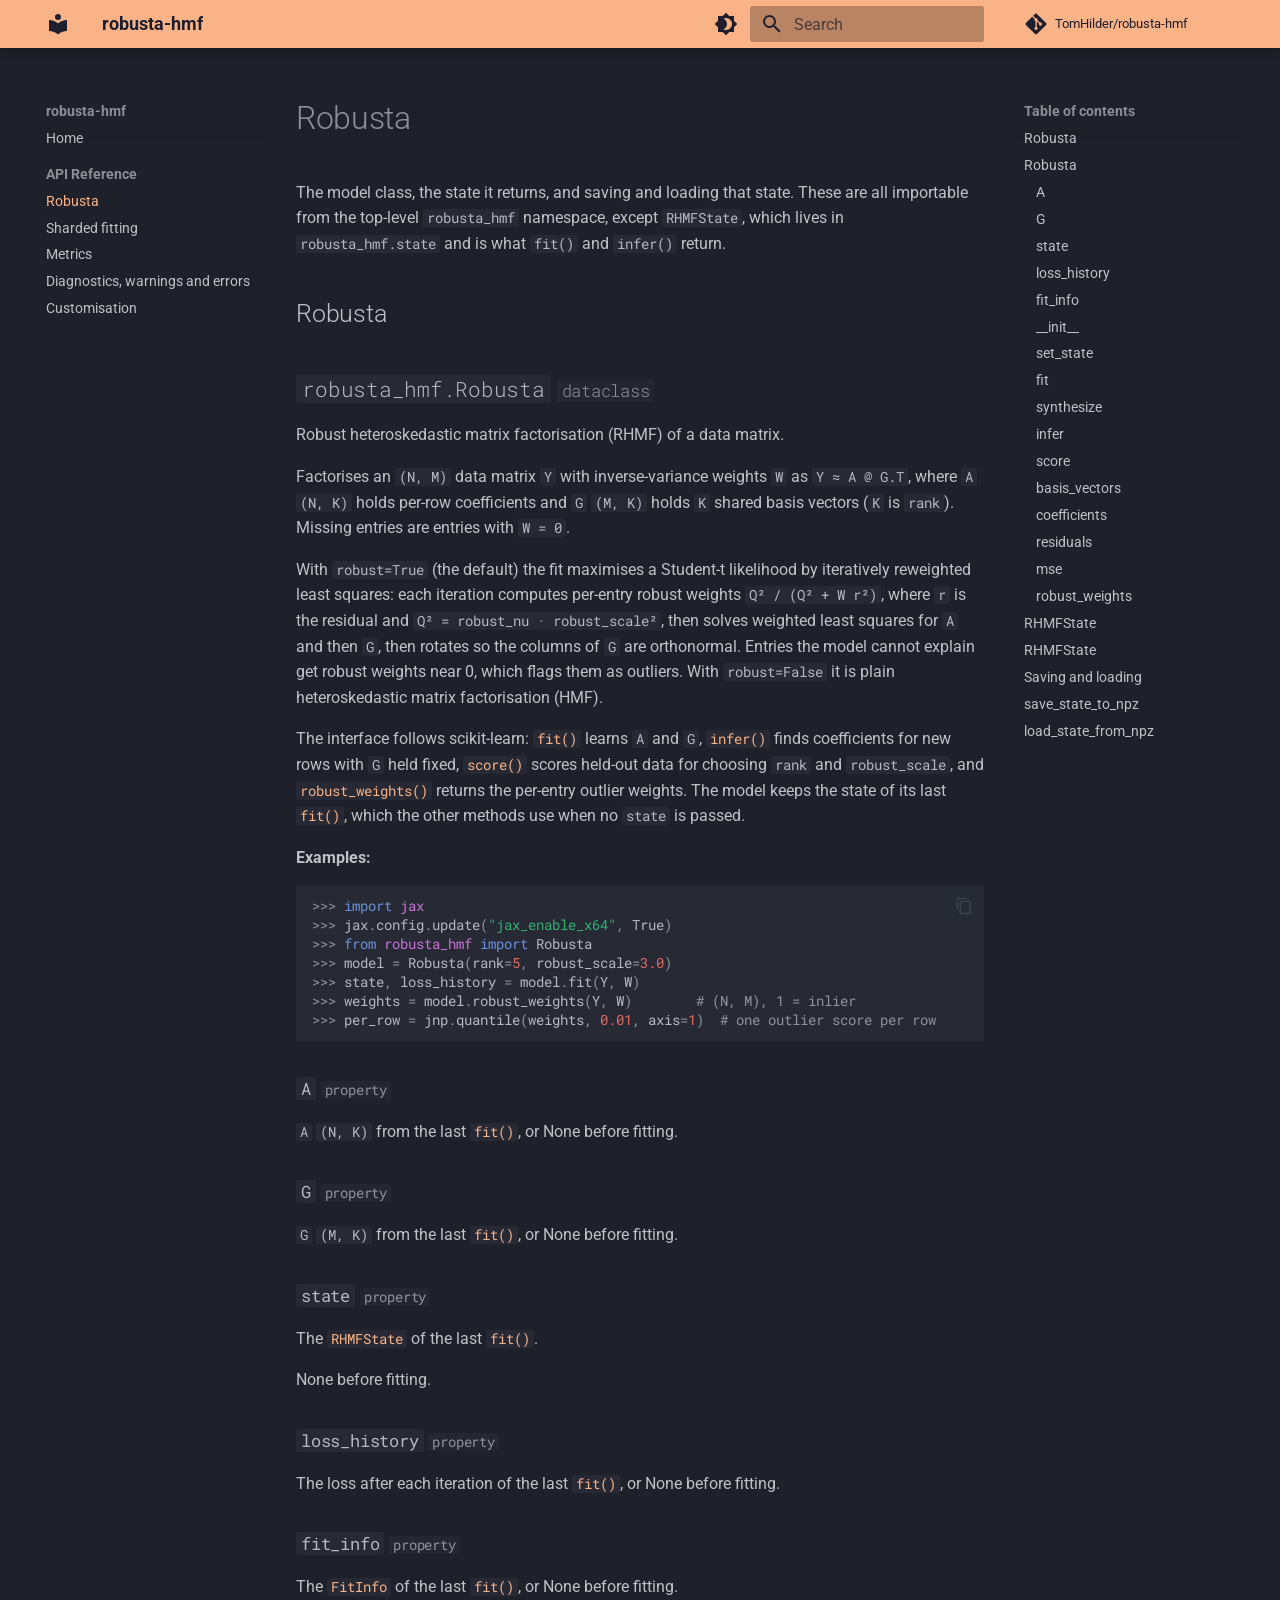
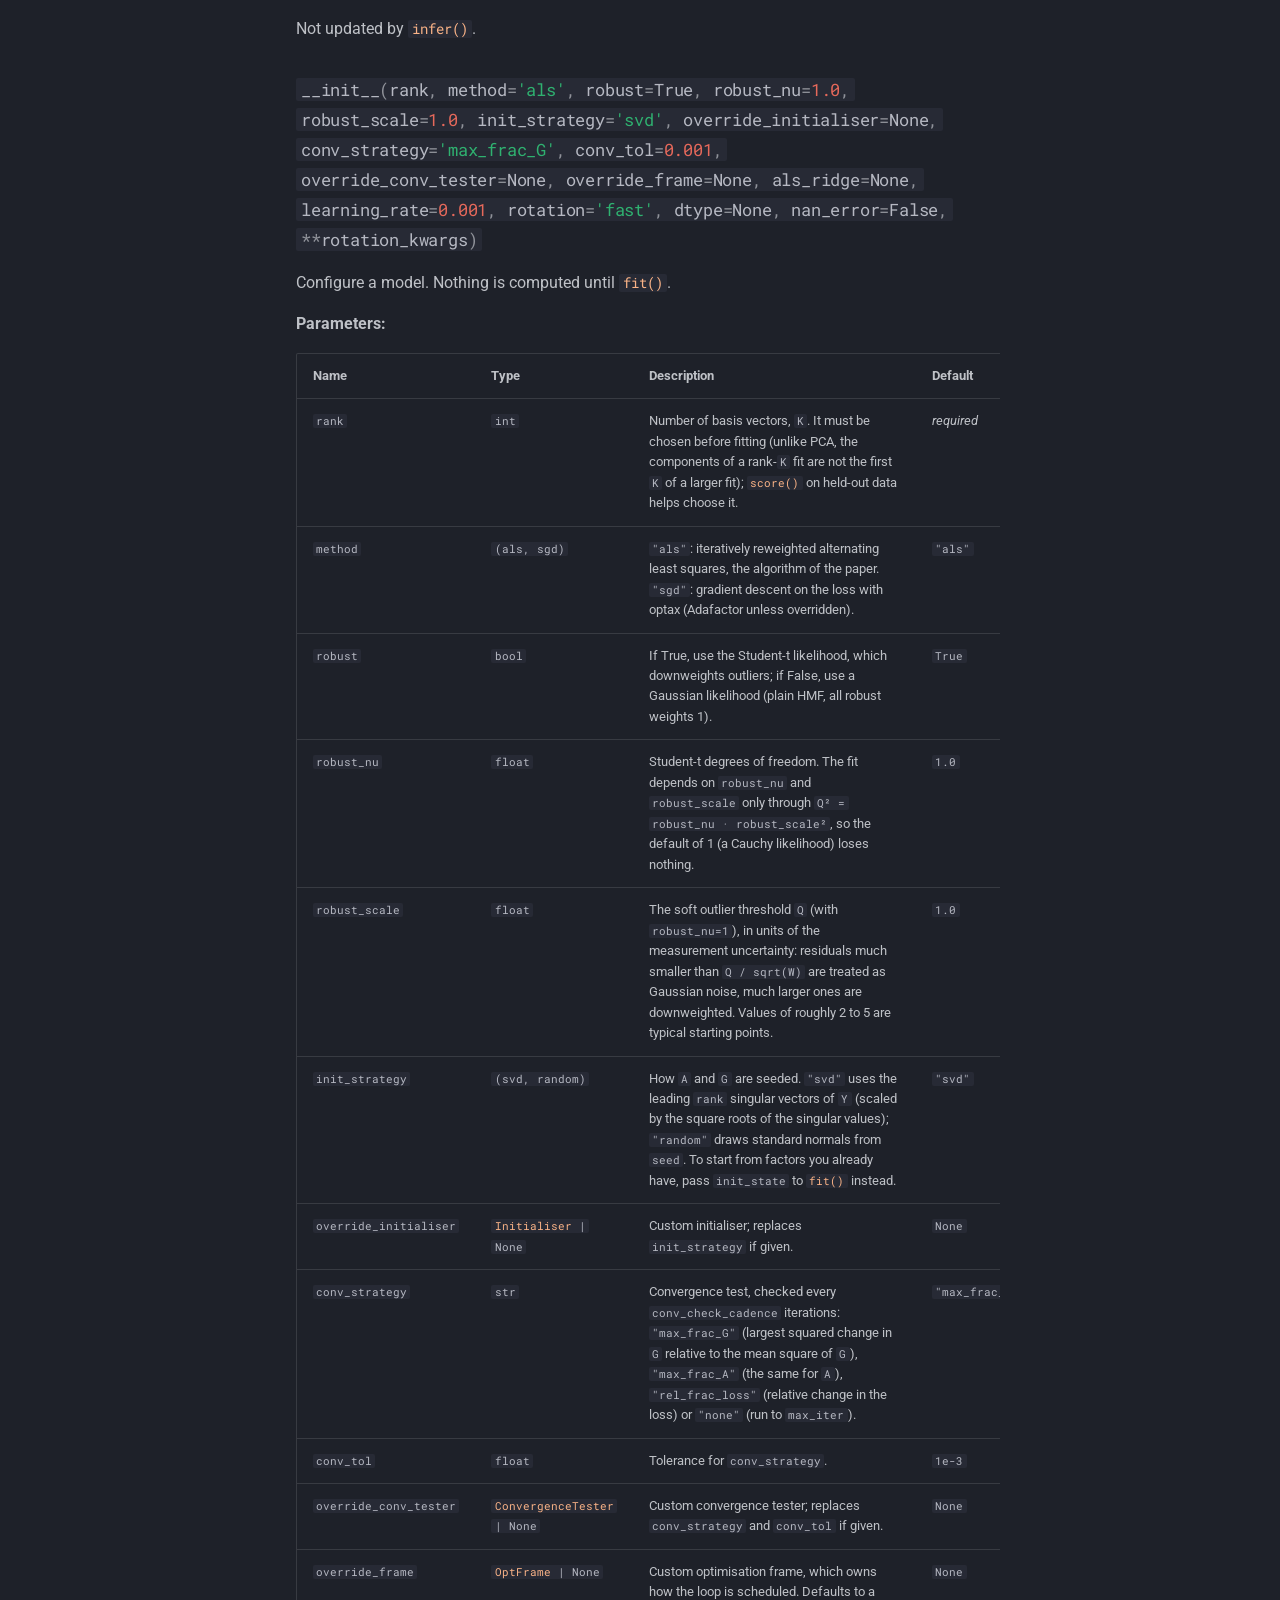
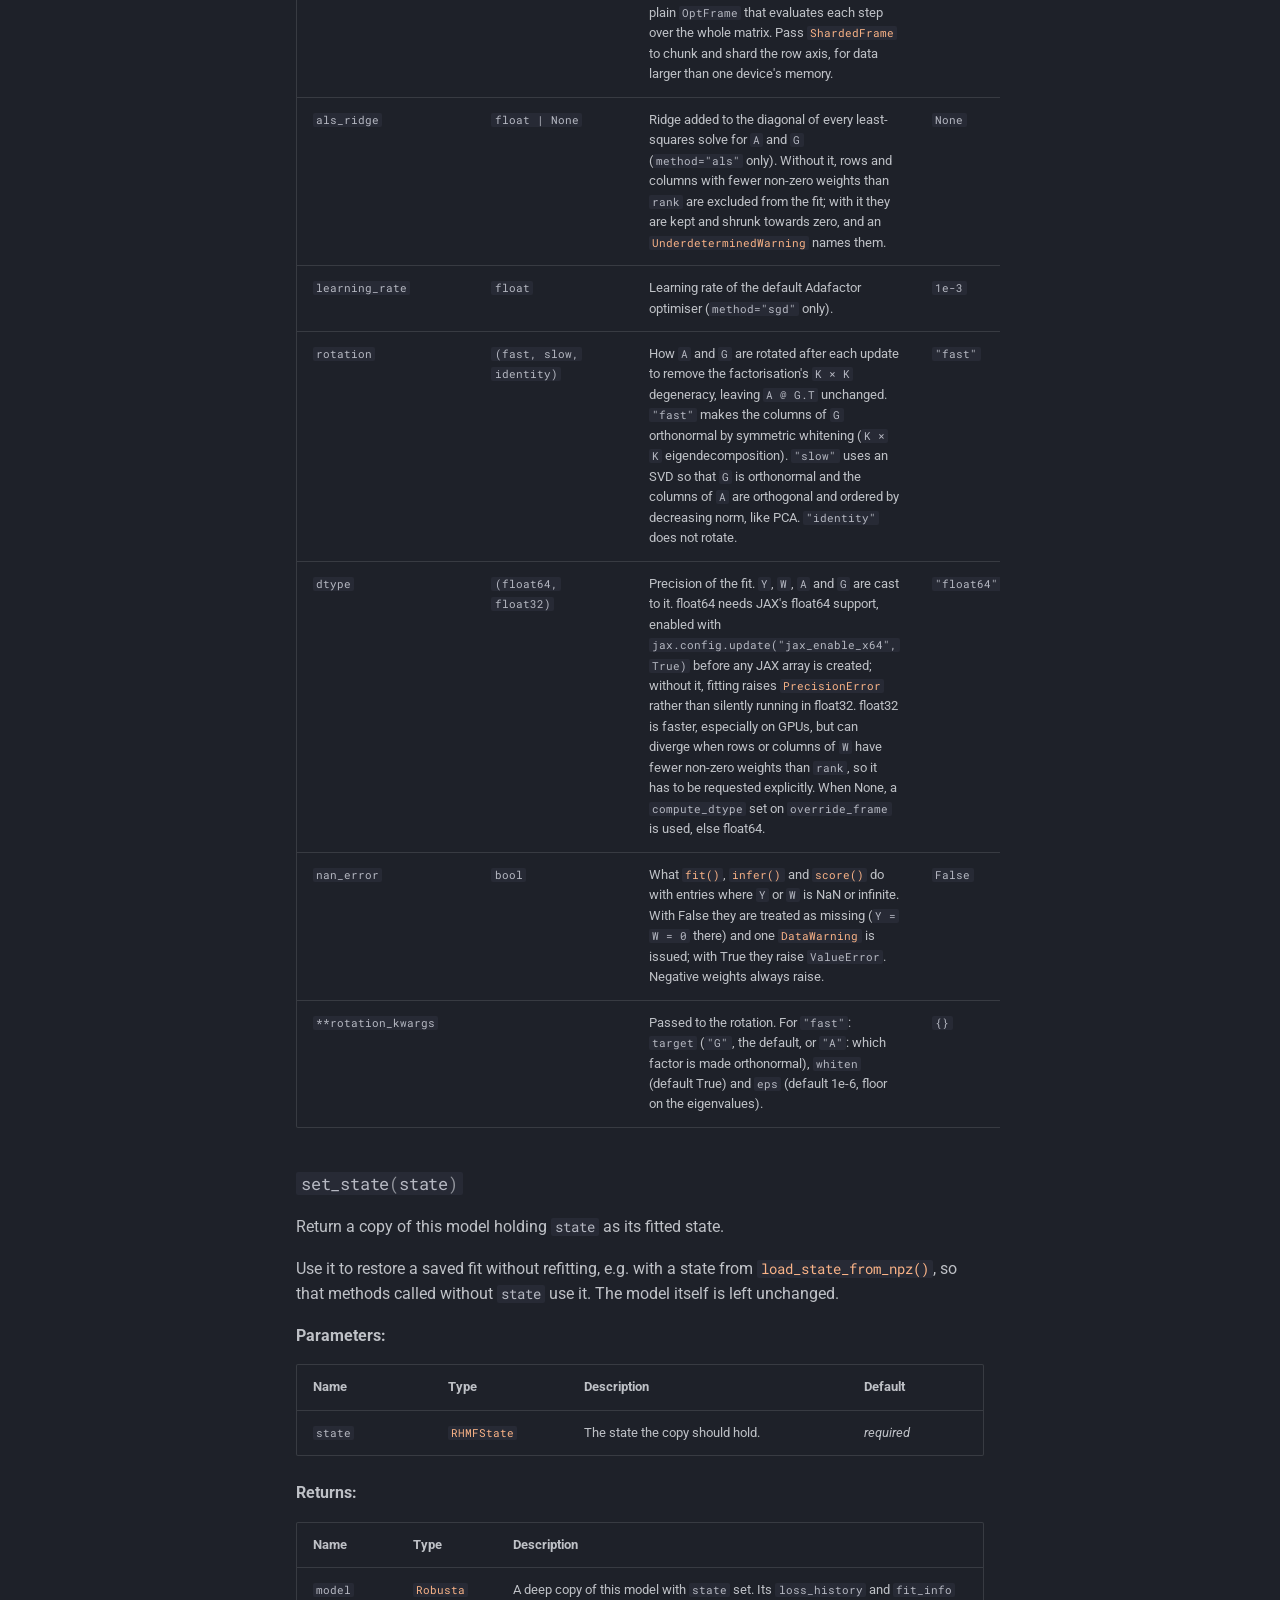
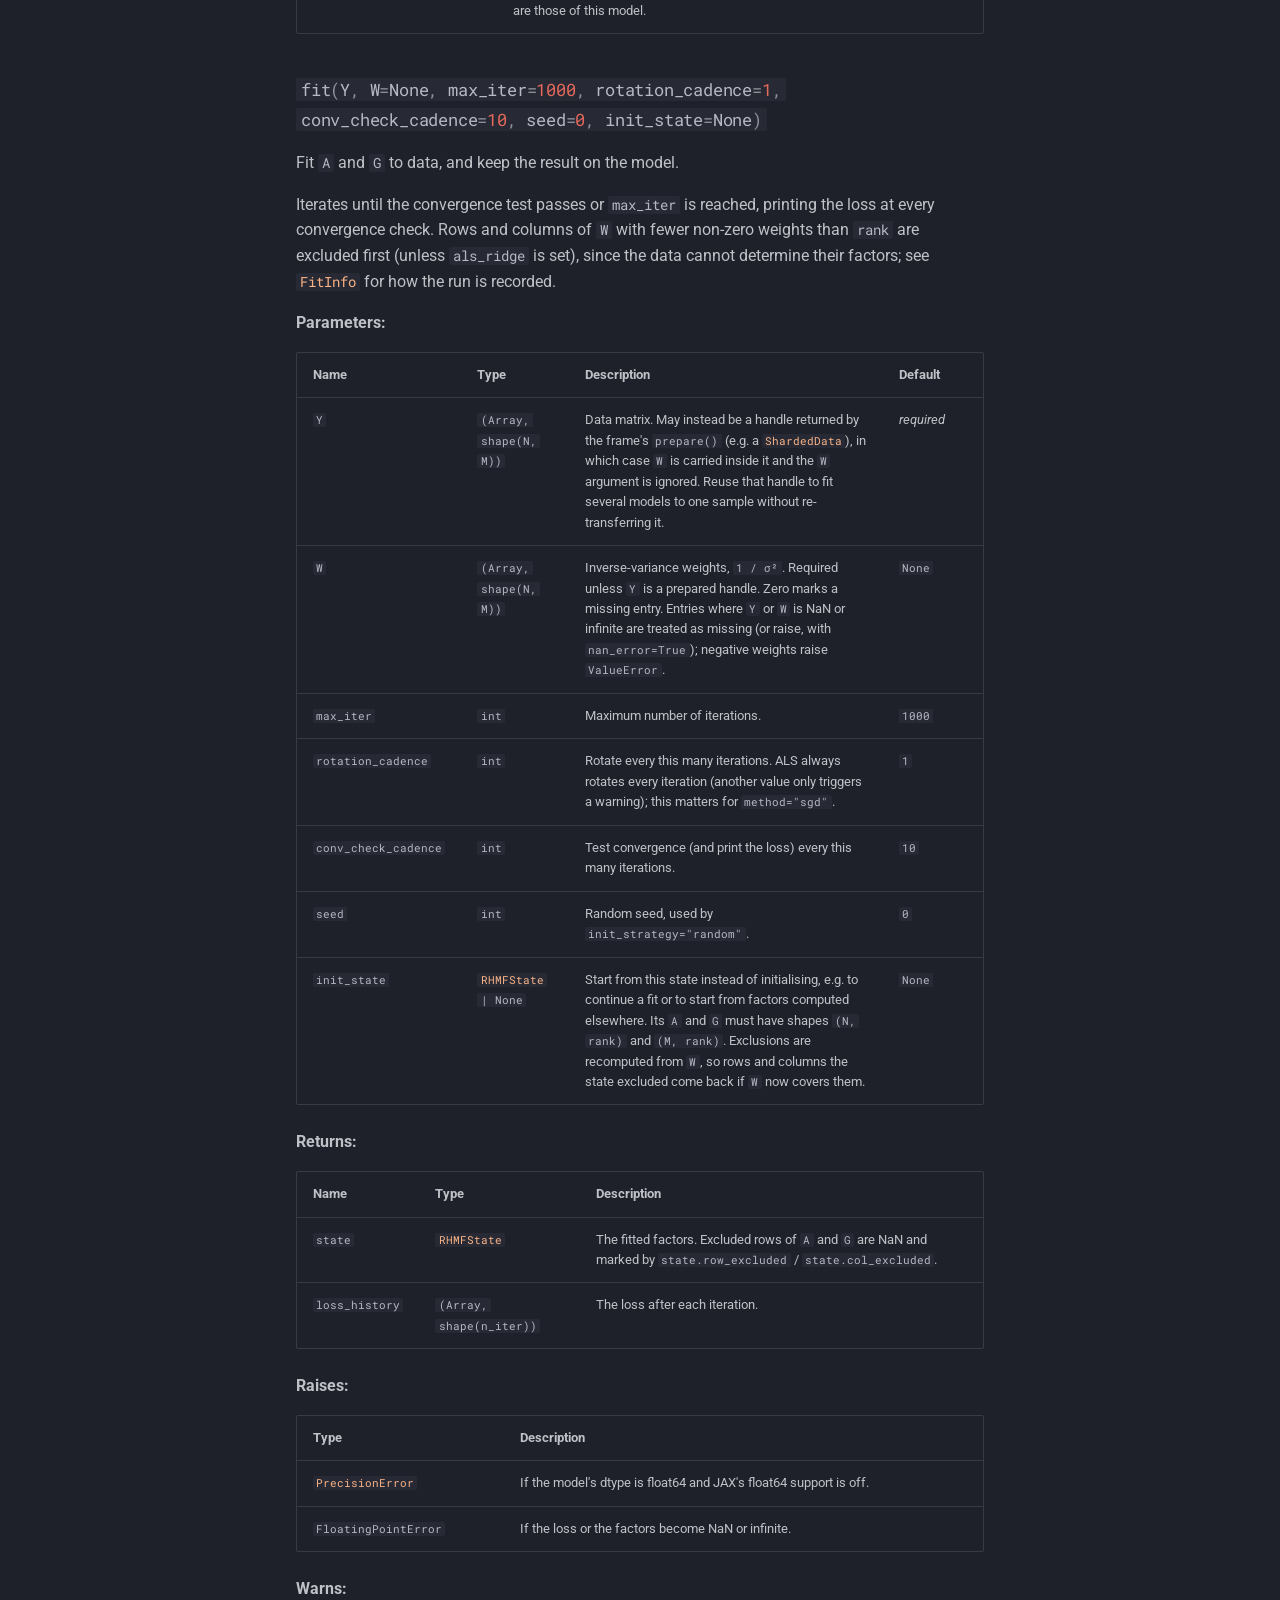
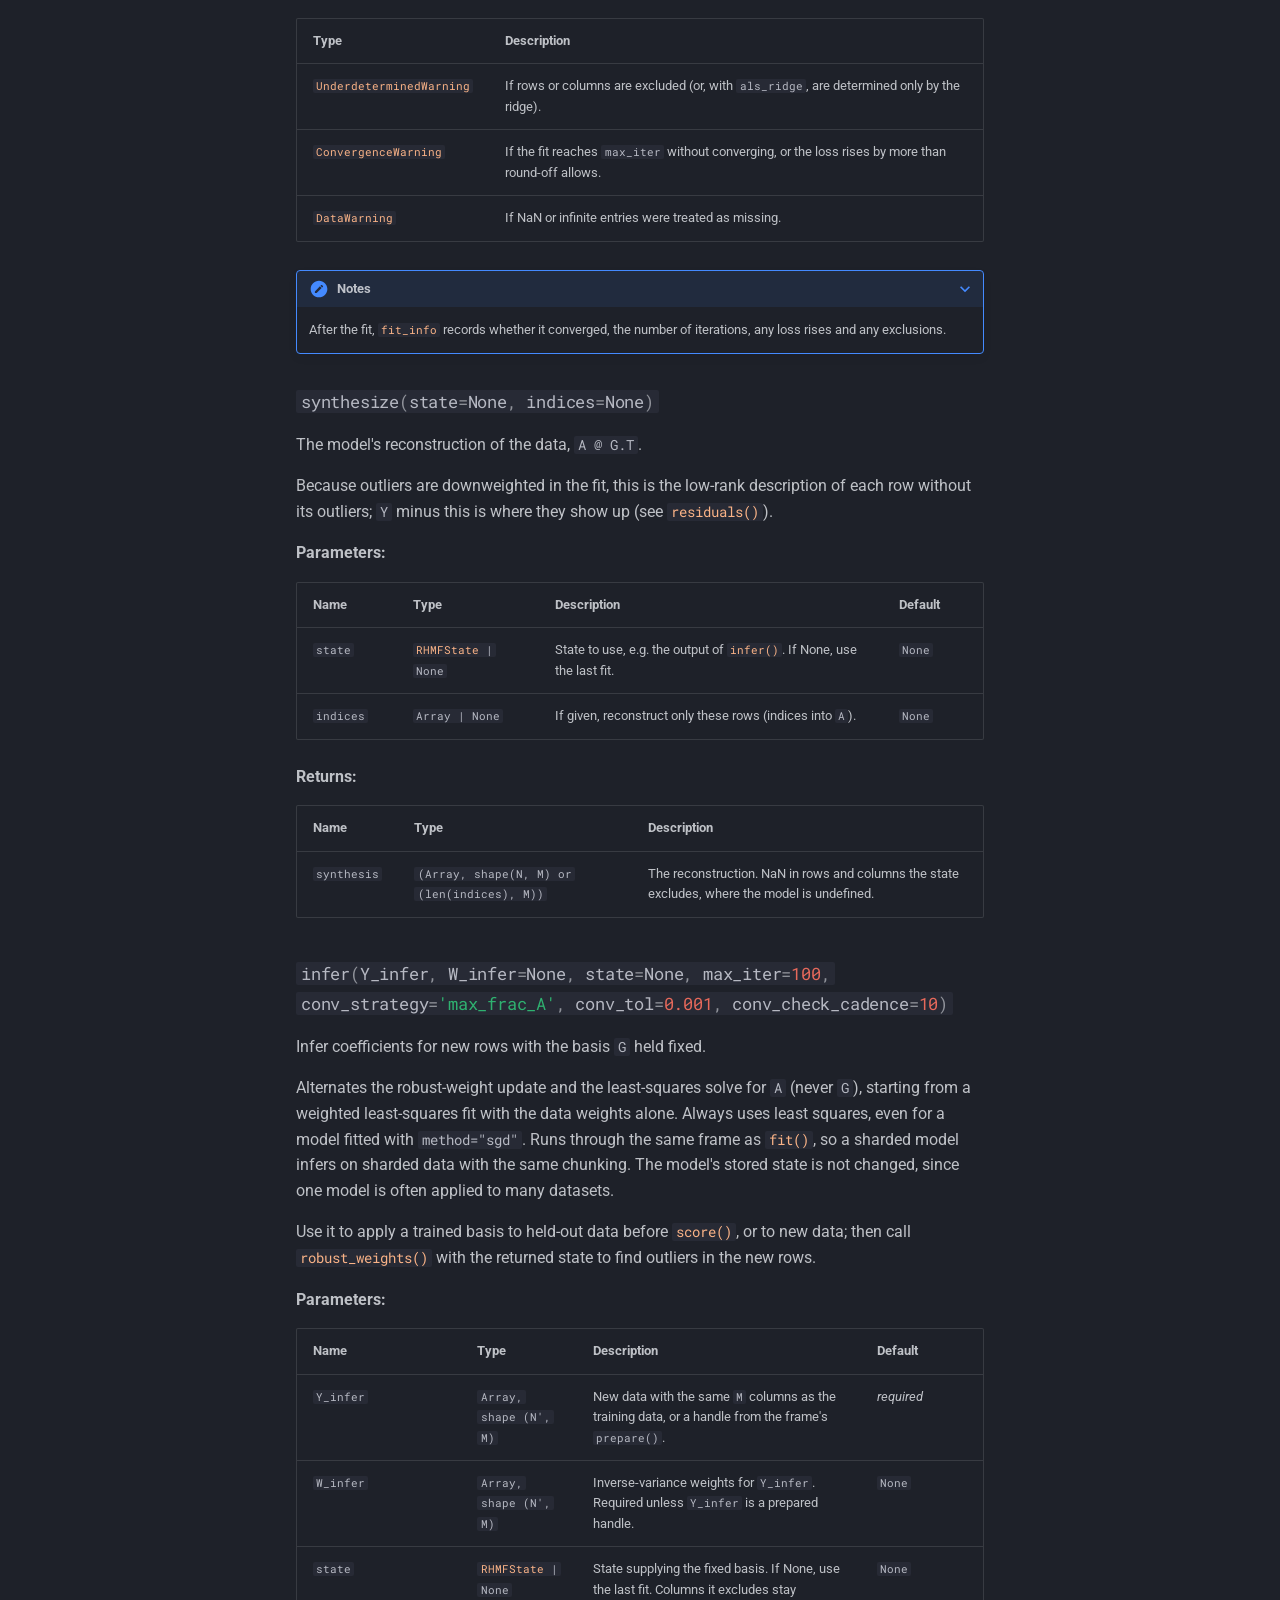
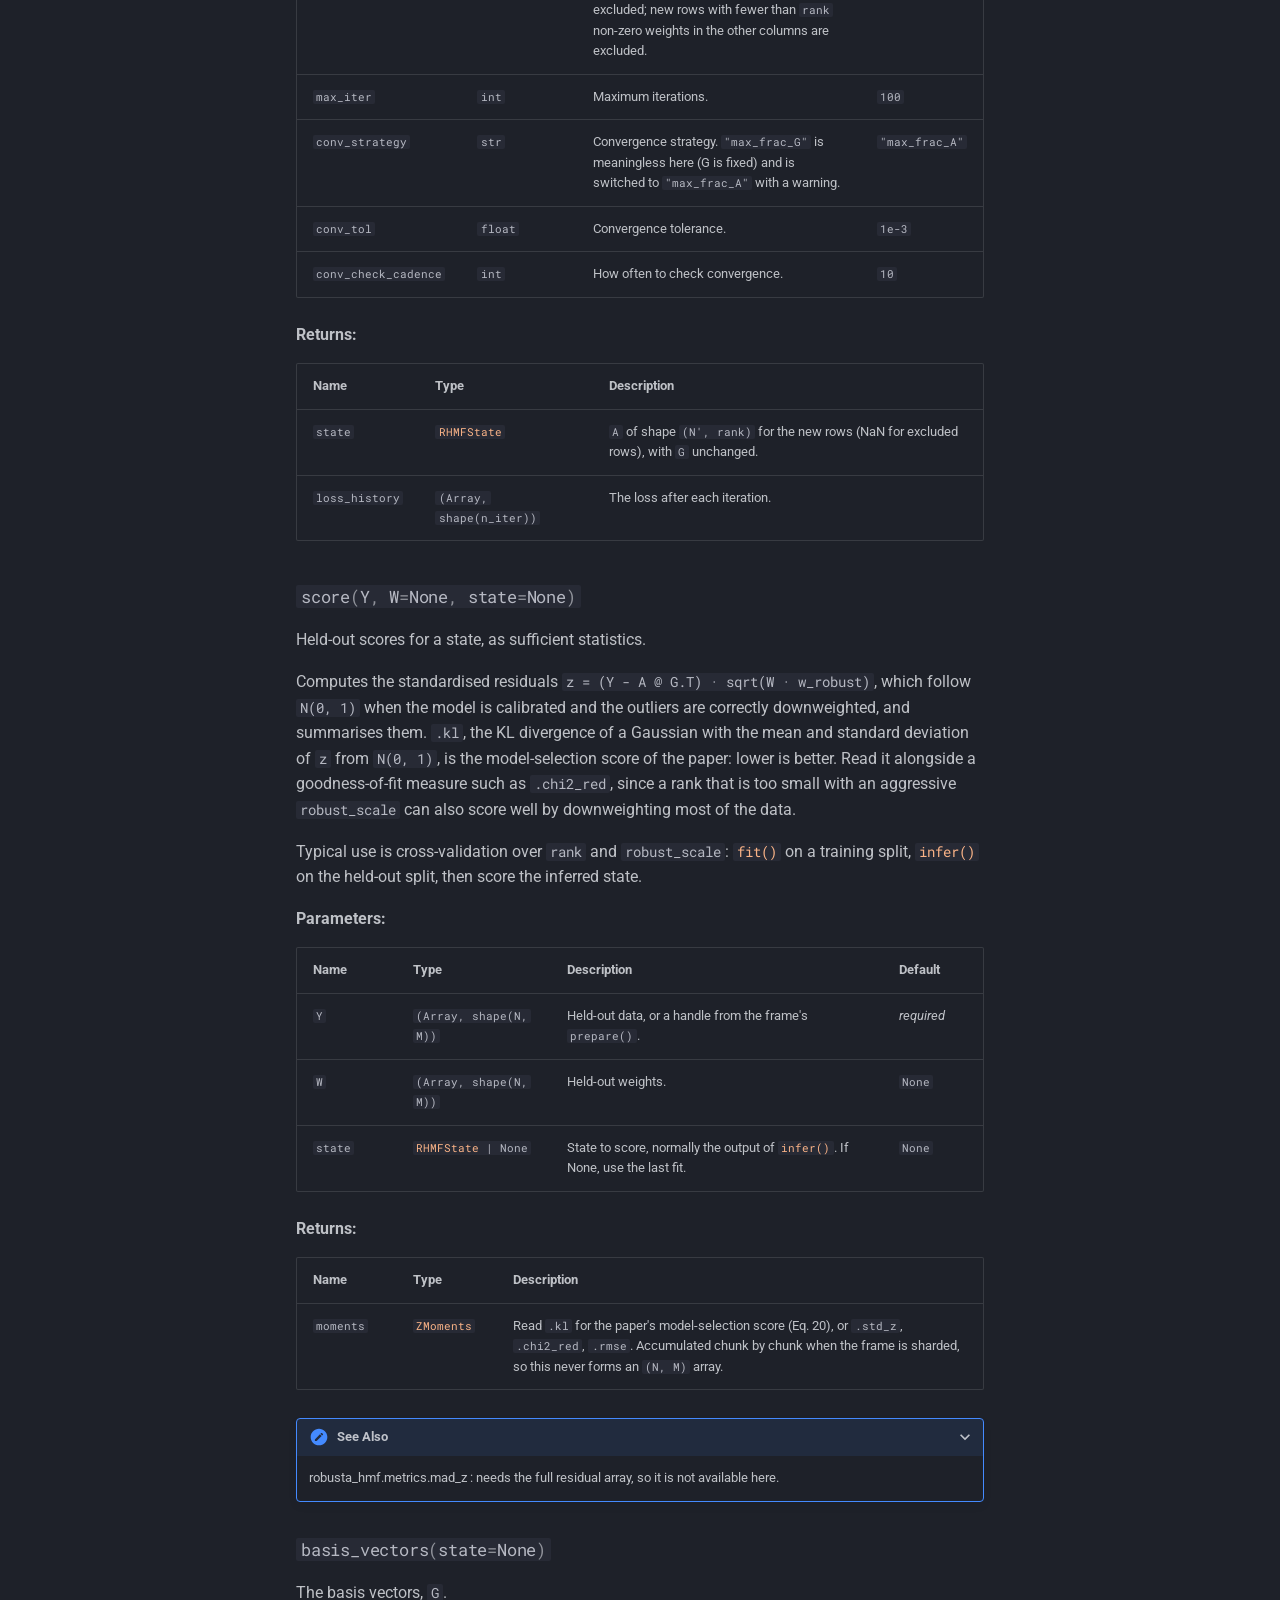
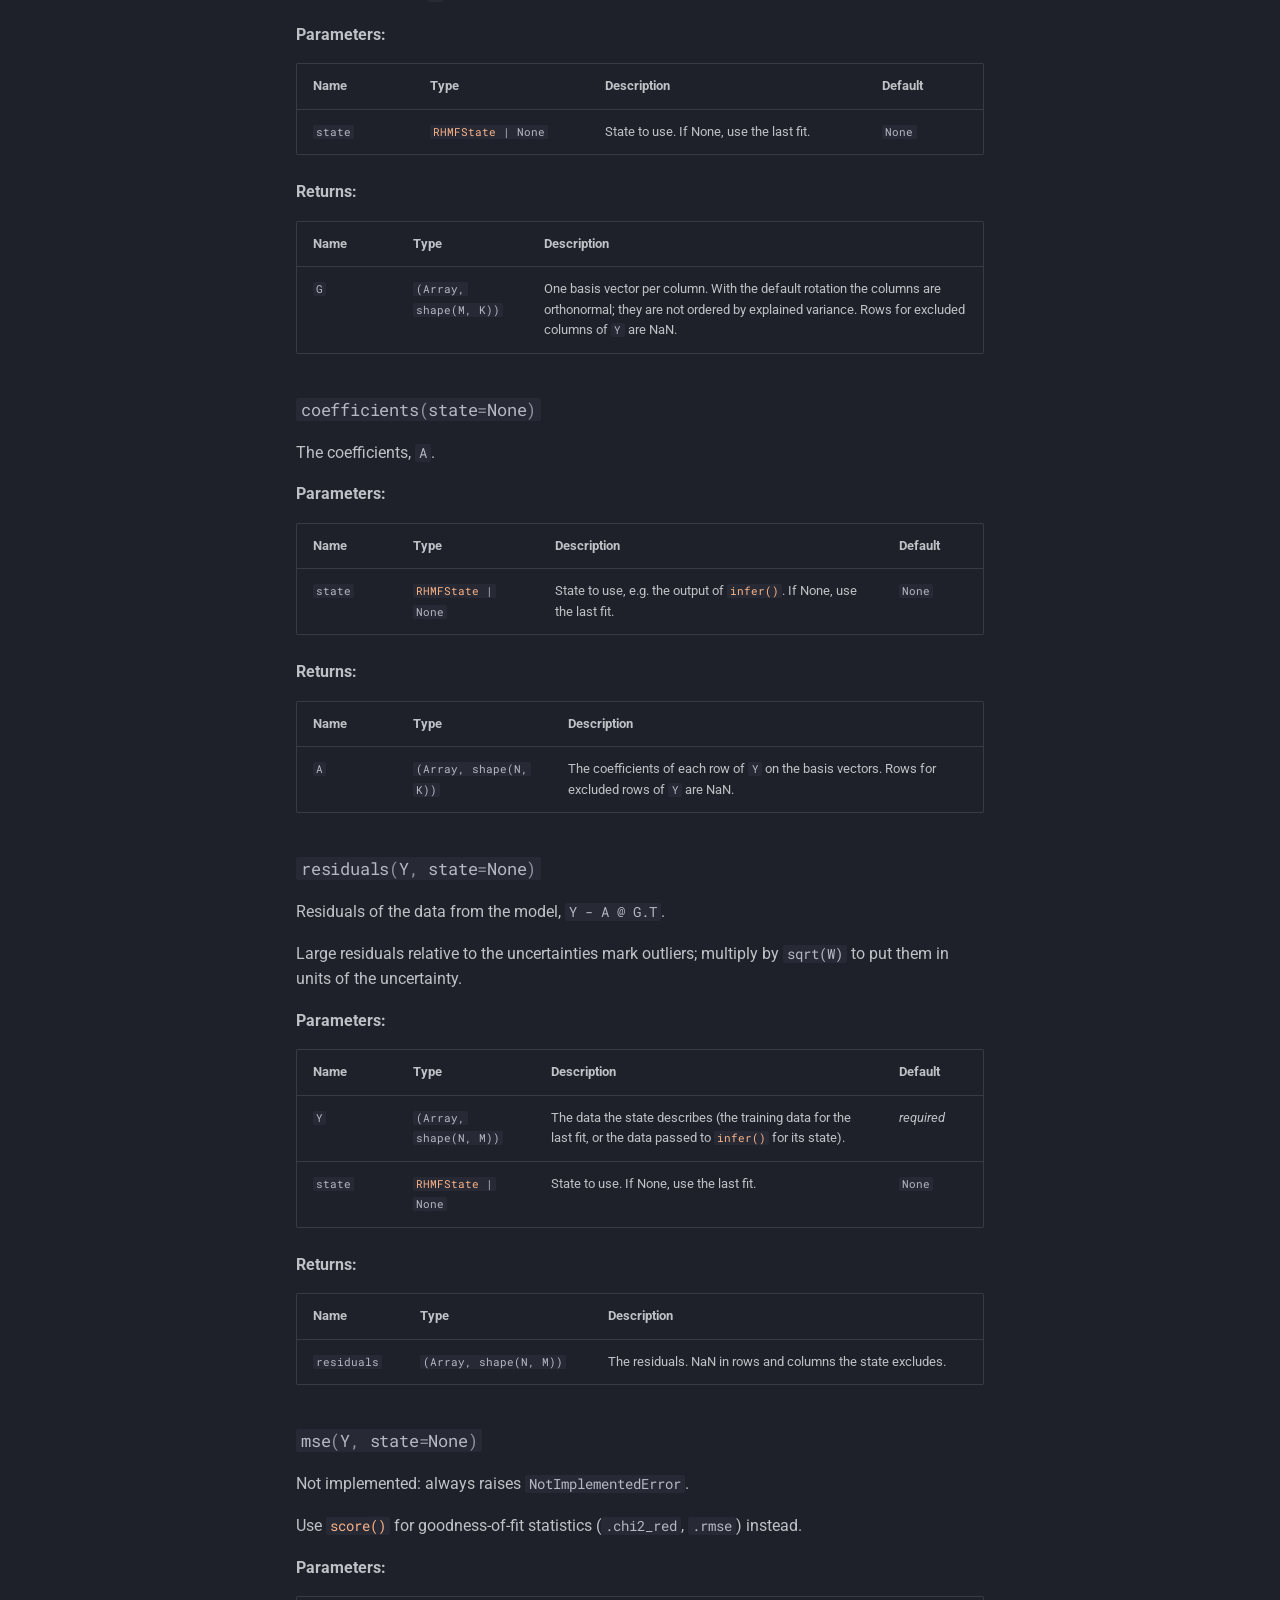
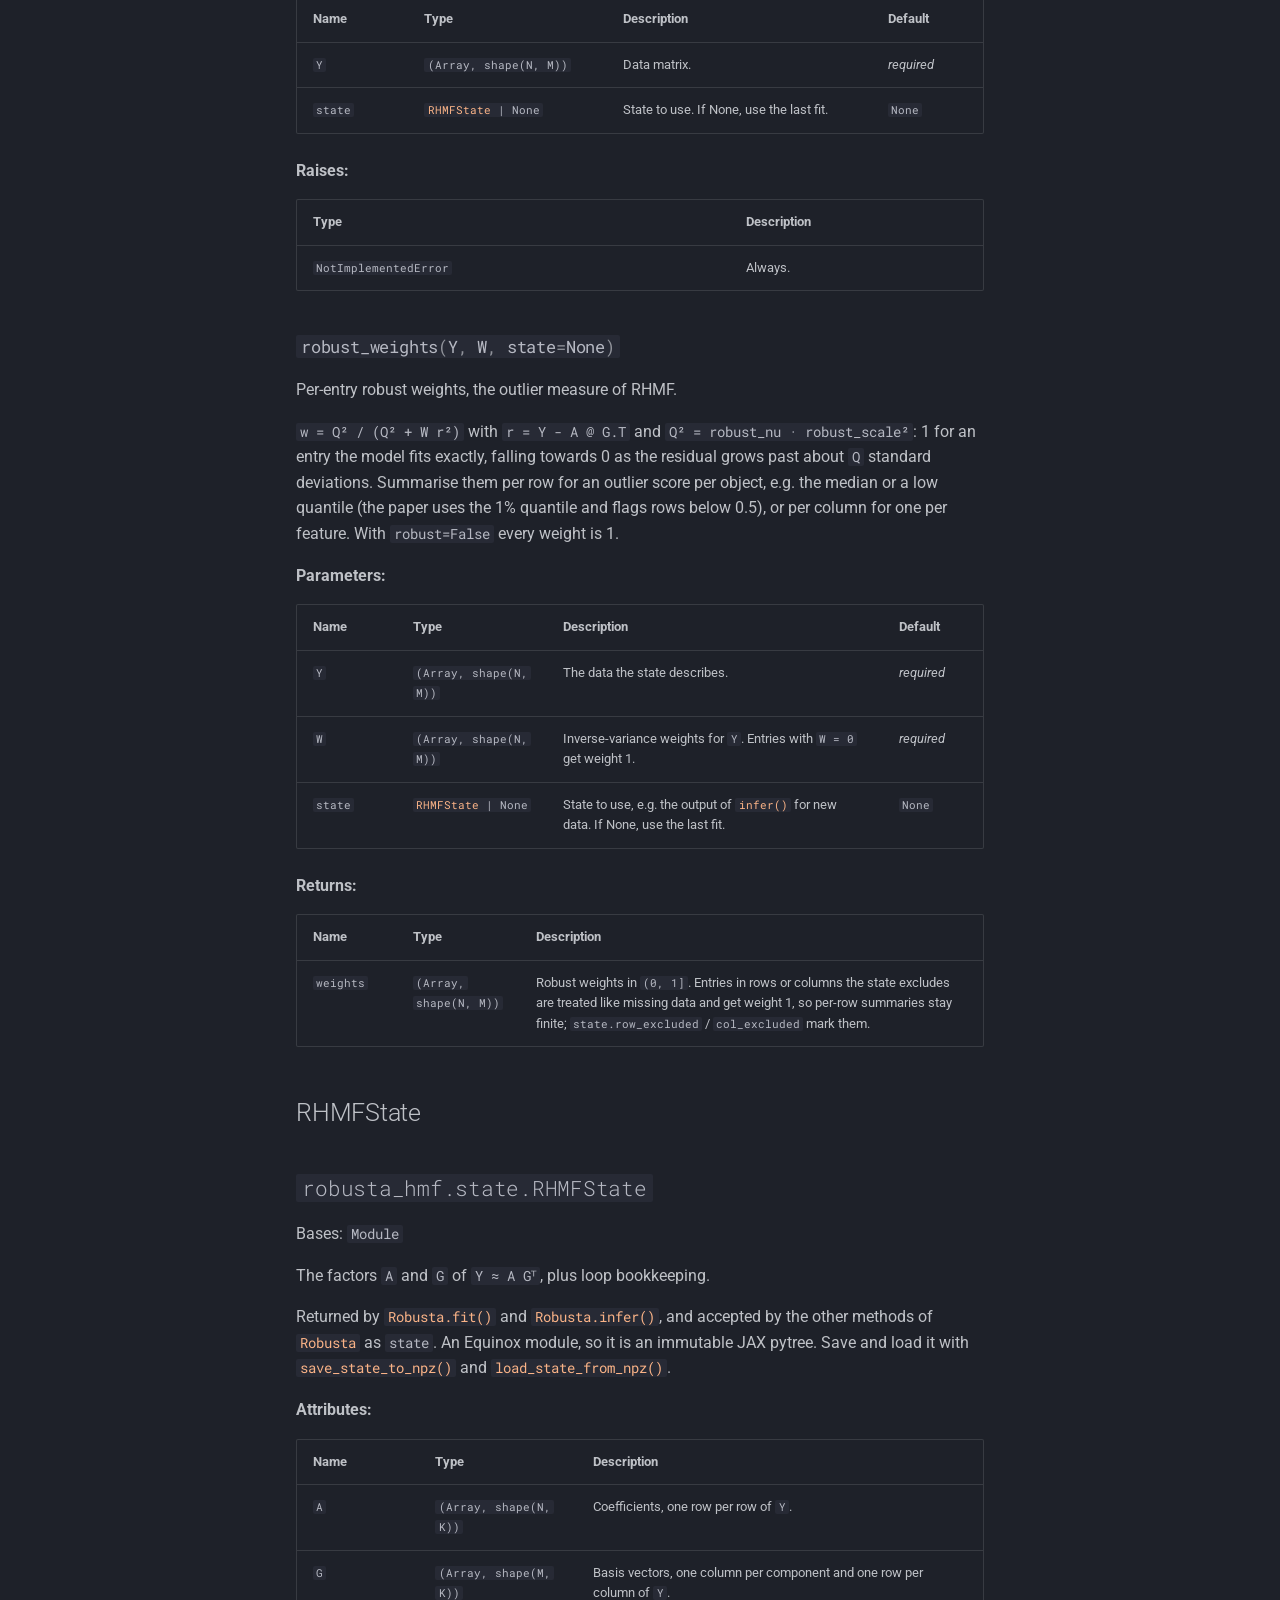
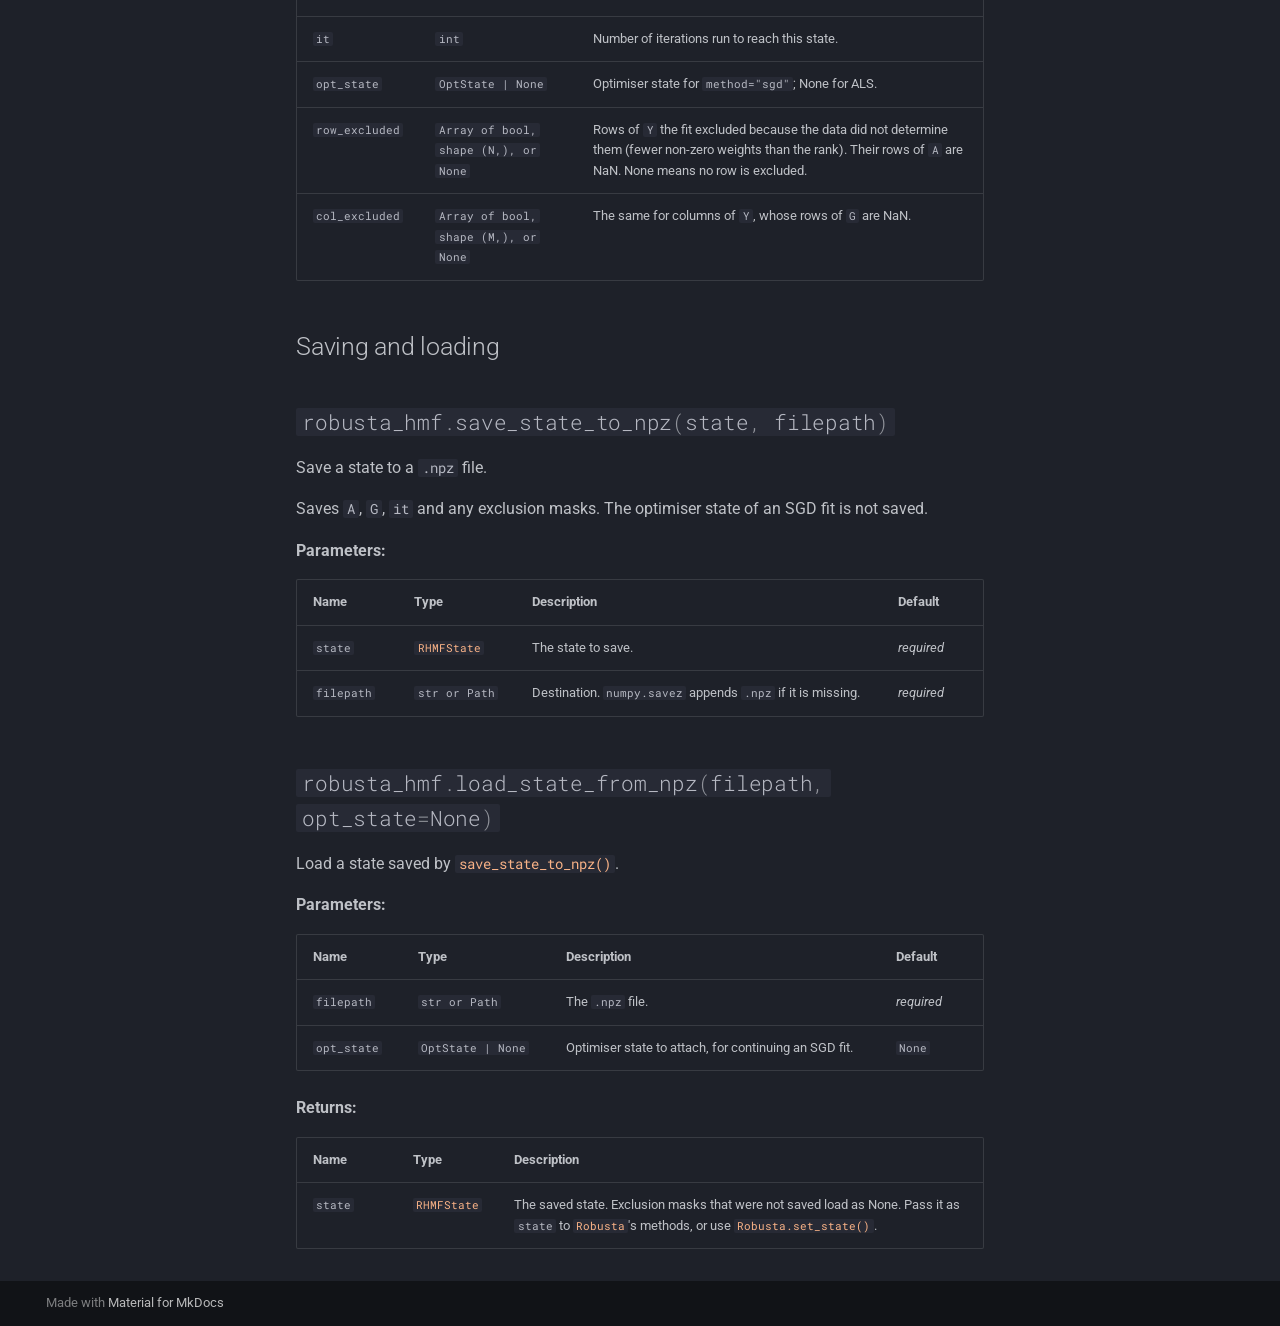
<file: api/robusta/index.html>
<!doctype html>
<html lang="en" class="no-js">
  <head>
    
      <meta charset="utf-8">
      <meta name="viewport" content="width=device-width,initial-scale=1">
      
        <meta name="description" content="Robust heteroskedastic matrix factorisation in JAX">
      
      
      
        <link rel="canonical" href="https://tomhilder.github.io/robusta-hmf/api/robusta/">
      
      
        <link rel="prev" href="../..">
      
      
        <link rel="next" href="../sharded/">
      
      
        
      
      
      <link rel="icon" href="../../assets/images/favicon.png">
      <meta name="generator" content="mkdocs-1.6.1, mkdocs-material-9.8.1">
    
    
      
        <title>Robusta - robusta-hmf</title>
      
    
    
      <link rel="stylesheet" href="../../assets/stylesheets/main.57a0d79d.min.css">
      
        
        <link rel="stylesheet" href="../../assets/stylesheets/palette.fb2fffe2.min.css">
      
      


    
    
      
    
    
      
        
        
        <link rel="preconnect" href="https://fonts.gstatic.com" crossorigin>
        <link rel="stylesheet" href="https://fonts.googleapis.com/css?family=Roboto:300,300i,400,400i,700,700i%7CRoboto+Mono:400,400i,700,700i&display=fallback">
        <style>:root{--md-text-font:"Roboto";--md-code-font:"Roboto Mono"}</style>
      
    
    
      <link rel="stylesheet" href="../../assets/_mkdocstrings.css">
    
      <link rel="stylesheet" href="../../stylesheets/extra.css">
    
    <script>__md_scope=new URL("../..",location),__md_hash=e=>[...e].reduce(((e,_)=>(e<<5)-e+_.charCodeAt(0)),0),__md_get=(e,_=localStorage,t=__md_scope)=>JSON.parse(_.getItem(t.pathname+"."+e)),__md_set=(e,_,t=localStorage,a=__md_scope)=>{try{t.setItem(a.pathname+"."+e,JSON.stringify(_))}catch(e){}}</script>
    
      

    
    
  </head>
  
  
    
    
      
    
    
    
    
    <body dir="ltr" data-md-color-scheme="slate" data-md-color-primary="custom" data-md-color-accent="custom">
  
    
    <input class="md-toggle" data-md-toggle="drawer" type="checkbox" id="__drawer" autocomplete="off">
    <input class="md-toggle" data-md-toggle="search" type="checkbox" id="__search" autocomplete="off">
    <label class="md-overlay" for="__drawer"></label>
    <div data-md-component="skip">
      
        
        <a href="#robusta" class="md-skip">
          Skip to content
        </a>
      
    </div>
    <div data-md-component="announce">
      
    </div>
    
    
      

  

<header class="md-header md-header--shadow" data-md-component="header">
  <nav class="md-header__inner md-grid" aria-label="Header">
    <a href="../.." title="robusta-hmf" class="md-header__button md-logo" aria-label="robusta-hmf" data-md-component="logo">
      
  
  <svg xmlns="http://www.w3.org/2000/svg" viewBox="0 0 24 24"><path d="M12 8a3 3 0 0 0 3-3 3 3 0 0 0-3-3 3 3 0 0 0-3 3 3 3 0 0 0 3 3m0 3.54C9.64 9.35 6.5 8 3 8v11c3.5 0 6.64 1.35 9 3.54 2.36-2.19 5.5-3.54 9-3.54V8c-3.5 0-6.64 1.35-9 3.54"/></svg>

    </a>
    <label class="md-header__button md-icon" for="__drawer">
      
      <svg xmlns="http://www.w3.org/2000/svg" viewBox="0 0 24 24"><path d="M3 6h18v2H3zm0 5h18v2H3zm0 5h18v2H3z"/></svg>
    </label>
    <div class="md-header__title" data-md-component="header-title">
      <div class="md-header__ellipsis">
        <div class="md-header__topic">
          <span class="md-ellipsis">
            robusta-hmf
          </span>
        </div>
        <div class="md-header__topic" data-md-component="header-topic">
          <span class="md-ellipsis">
            
              Robusta
            
          </span>
        </div>
      </div>
    </div>
    
      
        <form class="md-header__option" data-md-component="palette">
  
    
    
    
    <input class="md-option" data-md-color-media="" data-md-color-scheme="slate" data-md-color-primary="custom" data-md-color-accent="custom"  aria-label="Switch to light mode"  type="radio" name="__palette" id="__palette_0">
    
      <label class="md-header__button md-icon" title="Switch to light mode" for="__palette_1" hidden>
        <svg xmlns="http://www.w3.org/2000/svg" viewBox="0 0 24 24"><path d="M12 18c-.89 0-1.74-.2-2.5-.55C11.56 16.5 13 14.42 13 12s-1.44-4.5-3.5-5.45C10.26 6.2 11.11 6 12 6a6 6 0 0 1 6 6 6 6 0 0 1-6 6m8-9.31V4h-4.69L12 .69 8.69 4H4v4.69L.69 12 4 15.31V20h4.69L12 23.31 15.31 20H20v-4.69L23.31 12z"/></svg>
      </label>
    
  
    
    
    
    <input class="md-option" data-md-color-media="" data-md-color-scheme="default" data-md-color-primary="custom" data-md-color-accent="custom"  aria-label="Switch to dark mode"  type="radio" name="__palette" id="__palette_1">
    
      <label class="md-header__button md-icon" title="Switch to dark mode" for="__palette_0" hidden>
        <svg xmlns="http://www.w3.org/2000/svg" viewBox="0 0 24 24"><path d="M12 8a4 4 0 0 0-4 4 4 4 0 0 0 4 4 4 4 0 0 0 4-4 4 4 0 0 0-4-4m0 10a6 6 0 0 1-6-6 6 6 0 0 1 6-6 6 6 0 0 1 6 6 6 6 0 0 1-6 6m8-9.31V4h-4.69L12 .69 8.69 4H4v4.69L.69 12 4 15.31V20h4.69L12 23.31 15.31 20H20v-4.69L23.31 12z"/></svg>
      </label>
    
  
</form>
      
    
    
      <script>var palette=__md_get("__palette");if(palette&&palette.color){if("(prefers-color-scheme)"===palette.color.media){var media=matchMedia("(prefers-color-scheme: light)"),input=document.querySelector(media.matches?"[data-md-color-media='(prefers-color-scheme: light)']":"[data-md-color-media='(prefers-color-scheme: dark)']");palette.color.media=input.getAttribute("data-md-color-media"),palette.color.scheme=input.getAttribute("data-md-color-scheme"),palette.color.primary=input.getAttribute("data-md-color-primary"),palette.color.accent=input.getAttribute("data-md-color-accent")}for(var[key,value]of Object.entries(palette.color))document.body.setAttribute("data-md-color-"+key,value)}</script>
    
    
    
      
      
        <label class="md-header__button md-icon" for="__search">
          
          <svg xmlns="http://www.w3.org/2000/svg" viewBox="0 0 24 24"><path d="M9.5 3A6.5 6.5 0 0 1 16 9.5c0 1.61-.59 3.09-1.56 4.23l.27.27h.79l5 5-1.5 1.5-5-5v-.79l-.27-.27A6.52 6.52 0 0 1 9.5 16 6.5 6.5 0 0 1 3 9.5 6.5 6.5 0 0 1 9.5 3m0 2C7 5 5 7 5 9.5S7 14 9.5 14 14 12 14 9.5 12 5 9.5 5"/></svg>
        </label>
        <div class="md-search" data-md-component="search" role="dialog">
  <label class="md-search__overlay" for="__search"></label>
  <div class="md-search__inner" role="search">
    <form class="md-search__form" name="search">
      <input type="text" class="md-search__input" name="query" aria-label="Search" placeholder="Search" autocapitalize="off" autocorrect="off" autocomplete="off" spellcheck="false" data-md-component="search-query" required>
      <label class="md-search__icon md-icon" for="__search">
        
        <svg xmlns="http://www.w3.org/2000/svg" viewBox="0 0 24 24"><path d="M9.5 3A6.5 6.5 0 0 1 16 9.5c0 1.61-.59 3.09-1.56 4.23l.27.27h.79l5 5-1.5 1.5-5-5v-.79l-.27-.27A6.52 6.52 0 0 1 9.5 16 6.5 6.5 0 0 1 3 9.5 6.5 6.5 0 0 1 9.5 3m0 2C7 5 5 7 5 9.5S7 14 9.5 14 14 12 14 9.5 12 5 9.5 5"/></svg>
        
        <svg xmlns="http://www.w3.org/2000/svg" viewBox="0 0 24 24"><path d="M20 11v2H8l5.5 5.5-1.42 1.42L4.16 12l7.92-7.92L13.5 5.5 8 11z"/></svg>
      </label>
      <nav class="md-search__options" aria-label="Search">
        
        <button type="reset" class="md-search__icon md-icon" title="Clear" aria-label="Clear" tabindex="-1">
          
          <svg xmlns="http://www.w3.org/2000/svg" viewBox="0 0 24 24"><path d="M19 6.41 17.59 5 12 10.59 6.41 5 5 6.41 10.59 12 5 17.59 6.41 19 12 13.41 17.59 19 19 17.59 13.41 12z"/></svg>
        </button>
      </nav>
      
    </form>
    <div class="md-search__output">
      <div class="md-search__scrollwrap" tabindex="0" data-md-scrollfix>
        <div class="md-search-result" data-md-component="search-result">
          <div class="md-search-result__meta">
            Initializing search
          </div>
          <ol class="md-search-result__list" role="presentation"></ol>
        </div>
      </div>
    </div>
  </div>
</div>
      
    
    
      <div class="md-header__source">
        <a href="https://github.com/TomHilder/robusta-hmf" title="Go to repository" class="md-source" data-md-component="source">
  <div class="md-source__icon md-icon">
    
    <svg xmlns="http://www.w3.org/2000/svg" viewBox="0 0 448 512"><!--! Font Awesome Free 7.1.0 by @fontawesome - https://fontawesome.com License - https://fontawesome.com/license/free (Icons: CC BY 4.0, Fonts: SIL OFL 1.1, Code: MIT License) Copyright 2025 Fonticons, Inc.--><path d="M439.6 236.1 244 40.5c-5.4-5.5-12.8-8.5-20.4-8.5s-15 3-20.4 8.4L162.5 81l51.5 51.5c27.1-9.1 52.7 16.8 43.4 43.7l49.7 49.7c34.2-11.8 61.2 31 35.5 56.7-26.5 26.5-70.2-2.9-56-37.3L240.3 199v121.9c25.3 12.5 22.3 41.8 9.1 55-6.4 6.4-15.2 10.1-24.3 10.1s-17.8-3.6-24.3-10.1c-17.6-17.6-11.1-46.9 11.2-56v-123c-20.8-8.5-24.6-30.7-18.6-45L142.6 101 8.5 235.1C3 240.6 0 247.9 0 255.5s3 15 8.5 20.4l195.6 195.7c5.4 5.4 12.7 8.4 20.4 8.4s15-3 20.4-8.4l194.7-194.7c5.4-5.4 8.4-12.8 8.4-20.4s-3-15-8.4-20.4"/></svg>
  </div>
  <div class="md-source__repository">
    TomHilder/robusta-hmf
  </div>
</a>
      </div>
    
  </nav>
  
</header>
    
    <div class="md-container" data-md-component="container">
      
      
        
          
        
      
      <main class="md-main" data-md-component="main">
        <div class="md-main__inner md-grid">
          
            
              
              <div class="md-sidebar md-sidebar--primary" data-md-component="sidebar" data-md-type="navigation" >
                <div class="md-sidebar__scrollwrap">
                  <div class="md-sidebar__inner">
                    



<nav class="md-nav md-nav--primary" aria-label="Navigation" data-md-level="0">
  <label class="md-nav__title" for="__drawer">
    <a href="../.." title="robusta-hmf" class="md-nav__button md-logo" aria-label="robusta-hmf" data-md-component="logo">
      
  
  <svg xmlns="http://www.w3.org/2000/svg" viewBox="0 0 24 24"><path d="M12 8a3 3 0 0 0 3-3 3 3 0 0 0-3-3 3 3 0 0 0-3 3 3 3 0 0 0 3 3m0 3.54C9.64 9.35 6.5 8 3 8v11c3.5 0 6.64 1.35 9 3.54 2.36-2.19 5.5-3.54 9-3.54V8c-3.5 0-6.64 1.35-9 3.54"/></svg>

    </a>
    robusta-hmf
  </label>
  
    <div class="md-nav__source">
      <a href="https://github.com/TomHilder/robusta-hmf" title="Go to repository" class="md-source" data-md-component="source">
  <div class="md-source__icon md-icon">
    
    <svg xmlns="http://www.w3.org/2000/svg" viewBox="0 0 448 512"><!--! Font Awesome Free 7.1.0 by @fontawesome - https://fontawesome.com License - https://fontawesome.com/license/free (Icons: CC BY 4.0, Fonts: SIL OFL 1.1, Code: MIT License) Copyright 2025 Fonticons, Inc.--><path d="M439.6 236.1 244 40.5c-5.4-5.5-12.8-8.5-20.4-8.5s-15 3-20.4 8.4L162.5 81l51.5 51.5c27.1-9.1 52.7 16.8 43.4 43.7l49.7 49.7c34.2-11.8 61.2 31 35.5 56.7-26.5 26.5-70.2-2.9-56-37.3L240.3 199v121.9c25.3 12.5 22.3 41.8 9.1 55-6.4 6.4-15.2 10.1-24.3 10.1s-17.8-3.6-24.3-10.1c-17.6-17.6-11.1-46.9 11.2-56v-123c-20.8-8.5-24.6-30.7-18.6-45L142.6 101 8.5 235.1C3 240.6 0 247.9 0 255.5s3 15 8.5 20.4l195.6 195.7c5.4 5.4 12.7 8.4 20.4 8.4s15-3 20.4-8.4l194.7-194.7c5.4-5.4 8.4-12.8 8.4-20.4s-3-15-8.4-20.4"/></svg>
  </div>
  <div class="md-source__repository">
    TomHilder/robusta-hmf
  </div>
</a>
    </div>
  
  <ul class="md-nav__list" data-md-scrollfix>
    
      
      
  
  
  
  
    <li class="md-nav__item">
      <a href="../.." class="md-nav__link">
        
  
  
  <span class="md-ellipsis">
    
  
    Home
  

    
  </span>
  
  

      </a>
    </li>
  

    
      
      
  
  
    
  
  
  
    
    
    
    
      
        
        
      
    
    
    <li class="md-nav__item md-nav__item--active md-nav__item--section md-nav__item--nested">
      
        
        
        <input class="md-nav__toggle md-toggle " type="checkbox" id="__nav_2" checked>
        
          
          <label class="md-nav__link" for="__nav_2" id="__nav_2_label" tabindex="">
            
  
  
  <span class="md-ellipsis">
    
  
    API Reference
  

    
  </span>
  
  

            <span class="md-nav__icon md-icon"></span>
          </label>
        
        <nav class="md-nav" data-md-level="1" aria-labelledby="__nav_2_label" aria-expanded="true">
          <label class="md-nav__title" for="__nav_2">
            <span class="md-nav__icon md-icon"></span>
            
  
    API Reference
  

          </label>
          <ul class="md-nav__list" data-md-scrollfix>
            
              
                
  
  
    
  
  
  
    <li class="md-nav__item md-nav__item--active">
      
      <input class="md-nav__toggle md-toggle" type="checkbox" id="__toc">
      
      
        
      
      
        <label class="md-nav__link md-nav__link--active" for="__toc">
          
  
  
  <span class="md-ellipsis">
    
  
    Robusta
  

    
  </span>
  
  

          <span class="md-nav__icon md-icon"></span>
        </label>
      
      <a href="./" class="md-nav__link md-nav__link--active">
        
  
  
  <span class="md-ellipsis">
    
  
    Robusta
  

    
  </span>
  
  

      </a>
      
        

<nav class="md-nav md-nav--secondary" aria-label="Table of contents">
  
  
  
    
  
  
    <label class="md-nav__title" for="__toc">
      <span class="md-nav__icon md-icon"></span>
      Table of contents
    </label>
    <ul class="md-nav__list" data-md-component="toc" data-md-scrollfix>
      
        <li class="md-nav__item">
  <a href="#robusta_1" class="md-nav__link">
    <span class="md-ellipsis">
      
        Robusta
      
    </span>
  </a>
  
</li>
      
        <li class="md-nav__item">
  <a href="#robusta_hmf.Robusta" class="md-nav__link">
    <span class="md-ellipsis">
      
        Robusta
      
    </span>
  </a>
  
    <nav class="md-nav" aria-label="Robusta">
      <ul class="md-nav__list">
        
          <li class="md-nav__item">
  <a href="#robusta_hmf.Robusta.A" class="md-nav__link">
    <span class="md-ellipsis">
      
        A
      
    </span>
  </a>
  
</li>
        
          <li class="md-nav__item">
  <a href="#robusta_hmf.Robusta.G" class="md-nav__link">
    <span class="md-ellipsis">
      
        G
      
    </span>
  </a>
  
</li>
        
          <li class="md-nav__item">
  <a href="#robusta_hmf.Robusta.state" class="md-nav__link">
    <span class="md-ellipsis">
      
        state
      
    </span>
  </a>
  
</li>
        
          <li class="md-nav__item">
  <a href="#robusta_hmf.Robusta.loss_history" class="md-nav__link">
    <span class="md-ellipsis">
      
        loss_history
      
    </span>
  </a>
  
</li>
        
          <li class="md-nav__item">
  <a href="#robusta_hmf.Robusta.fit_info" class="md-nav__link">
    <span class="md-ellipsis">
      
        fit_info
      
    </span>
  </a>
  
</li>
        
          <li class="md-nav__item">
  <a href="#robusta_hmf.Robusta.__init__" class="md-nav__link">
    <span class="md-ellipsis">
      
        __init__
      
    </span>
  </a>
  
</li>
        
          <li class="md-nav__item">
  <a href="#robusta_hmf.Robusta.set_state" class="md-nav__link">
    <span class="md-ellipsis">
      
        set_state
      
    </span>
  </a>
  
</li>
        
          <li class="md-nav__item">
  <a href="#robusta_hmf.Robusta.fit" class="md-nav__link">
    <span class="md-ellipsis">
      
        fit
      
    </span>
  </a>
  
</li>
        
          <li class="md-nav__item">
  <a href="#robusta_hmf.Robusta.synthesize" class="md-nav__link">
    <span class="md-ellipsis">
      
        synthesize
      
    </span>
  </a>
  
</li>
        
          <li class="md-nav__item">
  <a href="#robusta_hmf.Robusta.infer" class="md-nav__link">
    <span class="md-ellipsis">
      
        infer
      
    </span>
  </a>
  
</li>
        
          <li class="md-nav__item">
  <a href="#robusta_hmf.Robusta.score" class="md-nav__link">
    <span class="md-ellipsis">
      
        score
      
    </span>
  </a>
  
</li>
        
          <li class="md-nav__item">
  <a href="#robusta_hmf.Robusta.basis_vectors" class="md-nav__link">
    <span class="md-ellipsis">
      
        basis_vectors
      
    </span>
  </a>
  
</li>
        
          <li class="md-nav__item">
  <a href="#robusta_hmf.Robusta.coefficients" class="md-nav__link">
    <span class="md-ellipsis">
      
        coefficients
      
    </span>
  </a>
  
</li>
        
          <li class="md-nav__item">
  <a href="#robusta_hmf.Robusta.residuals" class="md-nav__link">
    <span class="md-ellipsis">
      
        residuals
      
    </span>
  </a>
  
</li>
        
          <li class="md-nav__item">
  <a href="#robusta_hmf.Robusta.mse" class="md-nav__link">
    <span class="md-ellipsis">
      
        mse
      
    </span>
  </a>
  
</li>
        
          <li class="md-nav__item">
  <a href="#robusta_hmf.Robusta.robust_weights" class="md-nav__link">
    <span class="md-ellipsis">
      
        robust_weights
      
    </span>
  </a>
  
</li>
        
      </ul>
    </nav>
  
</li>
      
        <li class="md-nav__item">
  <a href="#rhmfstate" class="md-nav__link">
    <span class="md-ellipsis">
      
        RHMFState
      
    </span>
  </a>
  
</li>
      
        <li class="md-nav__item">
  <a href="#robusta_hmf.state.RHMFState" class="md-nav__link">
    <span class="md-ellipsis">
      
        RHMFState
      
    </span>
  </a>
  
</li>
      
        <li class="md-nav__item">
  <a href="#saving-and-loading" class="md-nav__link">
    <span class="md-ellipsis">
      
        Saving and loading
      
    </span>
  </a>
  
</li>
      
        <li class="md-nav__item">
  <a href="#robusta_hmf.save_state_to_npz" class="md-nav__link">
    <span class="md-ellipsis">
      
        save_state_to_npz
      
    </span>
  </a>
  
</li>
      
        <li class="md-nav__item">
  <a href="#robusta_hmf.load_state_from_npz" class="md-nav__link">
    <span class="md-ellipsis">
      
        load_state_from_npz
      
    </span>
  </a>
  
</li>
      
    </ul>
  
</nav>
      
    </li>
  

              
            
              
                
  
  
  
  
    <li class="md-nav__item">
      <a href="../sharded/" class="md-nav__link">
        
  
  
  <span class="md-ellipsis">
    
  
    Sharded fitting
  

    
  </span>
  
  

      </a>
    </li>
  

              
            
              
                
  
  
  
  
    <li class="md-nav__item">
      <a href="../metrics/" class="md-nav__link">
        
  
  
  <span class="md-ellipsis">
    
  
    Metrics
  

    
  </span>
  
  

      </a>
    </li>
  

              
            
              
                
  
  
  
  
    <li class="md-nav__item">
      <a href="../diagnostics/" class="md-nav__link">
        
  
  
  <span class="md-ellipsis">
    
  
    Diagnostics, warnings and errors
  

    
  </span>
  
  

      </a>
    </li>
  

              
            
              
                
  
  
  
  
    <li class="md-nav__item">
      <a href="../customisation/" class="md-nav__link">
        
  
  
  <span class="md-ellipsis">
    
  
    Customisation
  

    
  </span>
  
  

      </a>
    </li>
  

              
            
          </ul>
        </nav>
      
    </li>
  

    
  </ul>
</nav>
                  </div>
                </div>
              </div>
            
            
              
              <div class="md-sidebar md-sidebar--secondary" data-md-component="sidebar" data-md-type="toc" >
                <div class="md-sidebar__scrollwrap">
                  <div class="md-sidebar__inner">
                    

<nav class="md-nav md-nav--secondary" aria-label="Table of contents">
  
  
  
    
  
  
    <label class="md-nav__title" for="__toc">
      <span class="md-nav__icon md-icon"></span>
      Table of contents
    </label>
    <ul class="md-nav__list" data-md-component="toc" data-md-scrollfix>
      
        <li class="md-nav__item">
  <a href="#robusta_1" class="md-nav__link">
    <span class="md-ellipsis">
      
        Robusta
      
    </span>
  </a>
  
</li>
      
        <li class="md-nav__item">
  <a href="#robusta_hmf.Robusta" class="md-nav__link">
    <span class="md-ellipsis">
      
        Robusta
      
    </span>
  </a>
  
    <nav class="md-nav" aria-label="Robusta">
      <ul class="md-nav__list">
        
          <li class="md-nav__item">
  <a href="#robusta_hmf.Robusta.A" class="md-nav__link">
    <span class="md-ellipsis">
      
        A
      
    </span>
  </a>
  
</li>
        
          <li class="md-nav__item">
  <a href="#robusta_hmf.Robusta.G" class="md-nav__link">
    <span class="md-ellipsis">
      
        G
      
    </span>
  </a>
  
</li>
        
          <li class="md-nav__item">
  <a href="#robusta_hmf.Robusta.state" class="md-nav__link">
    <span class="md-ellipsis">
      
        state
      
    </span>
  </a>
  
</li>
        
          <li class="md-nav__item">
  <a href="#robusta_hmf.Robusta.loss_history" class="md-nav__link">
    <span class="md-ellipsis">
      
        loss_history
      
    </span>
  </a>
  
</li>
        
          <li class="md-nav__item">
  <a href="#robusta_hmf.Robusta.fit_info" class="md-nav__link">
    <span class="md-ellipsis">
      
        fit_info
      
    </span>
  </a>
  
</li>
        
          <li class="md-nav__item">
  <a href="#robusta_hmf.Robusta.__init__" class="md-nav__link">
    <span class="md-ellipsis">
      
        __init__
      
    </span>
  </a>
  
</li>
        
          <li class="md-nav__item">
  <a href="#robusta_hmf.Robusta.set_state" class="md-nav__link">
    <span class="md-ellipsis">
      
        set_state
      
    </span>
  </a>
  
</li>
        
          <li class="md-nav__item">
  <a href="#robusta_hmf.Robusta.fit" class="md-nav__link">
    <span class="md-ellipsis">
      
        fit
      
    </span>
  </a>
  
</li>
        
          <li class="md-nav__item">
  <a href="#robusta_hmf.Robusta.synthesize" class="md-nav__link">
    <span class="md-ellipsis">
      
        synthesize
      
    </span>
  </a>
  
</li>
        
          <li class="md-nav__item">
  <a href="#robusta_hmf.Robusta.infer" class="md-nav__link">
    <span class="md-ellipsis">
      
        infer
      
    </span>
  </a>
  
</li>
        
          <li class="md-nav__item">
  <a href="#robusta_hmf.Robusta.score" class="md-nav__link">
    <span class="md-ellipsis">
      
        score
      
    </span>
  </a>
  
</li>
        
          <li class="md-nav__item">
  <a href="#robusta_hmf.Robusta.basis_vectors" class="md-nav__link">
    <span class="md-ellipsis">
      
        basis_vectors
      
    </span>
  </a>
  
</li>
        
          <li class="md-nav__item">
  <a href="#robusta_hmf.Robusta.coefficients" class="md-nav__link">
    <span class="md-ellipsis">
      
        coefficients
      
    </span>
  </a>
  
</li>
        
          <li class="md-nav__item">
  <a href="#robusta_hmf.Robusta.residuals" class="md-nav__link">
    <span class="md-ellipsis">
      
        residuals
      
    </span>
  </a>
  
</li>
        
          <li class="md-nav__item">
  <a href="#robusta_hmf.Robusta.mse" class="md-nav__link">
    <span class="md-ellipsis">
      
        mse
      
    </span>
  </a>
  
</li>
        
          <li class="md-nav__item">
  <a href="#robusta_hmf.Robusta.robust_weights" class="md-nav__link">
    <span class="md-ellipsis">
      
        robust_weights
      
    </span>
  </a>
  
</li>
        
      </ul>
    </nav>
  
</li>
      
        <li class="md-nav__item">
  <a href="#rhmfstate" class="md-nav__link">
    <span class="md-ellipsis">
      
        RHMFState
      
    </span>
  </a>
  
</li>
      
        <li class="md-nav__item">
  <a href="#robusta_hmf.state.RHMFState" class="md-nav__link">
    <span class="md-ellipsis">
      
        RHMFState
      
    </span>
  </a>
  
</li>
      
        <li class="md-nav__item">
  <a href="#saving-and-loading" class="md-nav__link">
    <span class="md-ellipsis">
      
        Saving and loading
      
    </span>
  </a>
  
</li>
      
        <li class="md-nav__item">
  <a href="#robusta_hmf.save_state_to_npz" class="md-nav__link">
    <span class="md-ellipsis">
      
        save_state_to_npz
      
    </span>
  </a>
  
</li>
      
        <li class="md-nav__item">
  <a href="#robusta_hmf.load_state_from_npz" class="md-nav__link">
    <span class="md-ellipsis">
      
        load_state_from_npz
      
    </span>
  </a>
  
</li>
      
    </ul>
  
</nav>
                  </div>
                </div>
              </div>
            
          
          
            <div class="md-content" data-md-component="content">
              
              <article class="md-content__inner md-typeset">
                
                  


  
  


<h1 id="robusta">Robusta<a class="headerlink" href="#robusta" title="Permanent link">&para;</a></h1>
<p>The model class, the state it returns, and saving and loading that state. These are all
importable from the top-level <code>robusta_hmf</code> namespace, except <code>RHMFState</code>, which lives in
<code>robusta_hmf.state</code> and is what <code>fit()</code> and <code>infer()</code> return.</p>
<h2 id="robusta_1">Robusta<a class="headerlink" href="#robusta_1" title="Permanent link">&para;</a></h2>


<div class="doc doc-object doc-class">



<h2 id="robusta_hmf.Robusta" class="doc doc-heading">
            <code>robusta_hmf.Robusta</code>


  <span class="doc doc-labels">
      <small class="doc doc-label doc-label-dataclass"><code>dataclass</code></small>
  </span>

<a href="#robusta_hmf.Robusta" class="headerlink" title="Permanent link">&para;</a></h2>


    <div class="doc doc-contents first">



        <p>Robust heteroskedastic matrix factorisation (RHMF) of a data matrix.</p>
<p>Factorises an <code>(N, M)</code> data matrix <code>Y</code> with inverse-variance weights
<code>W</code> as <code>Y ≈ A @ G.T</code>, where <code>A</code> <code>(N, K)</code> holds per-row coefficients
and <code>G</code> <code>(M, K)</code> holds <code>K</code> shared basis vectors (<code>K</code> is <code>rank</code>).
Missing entries are entries with <code>W = 0</code>.</p>
<p>With <code>robust=True</code> (the default) the fit maximises a Student-t
likelihood by iteratively reweighted least squares: each iteration
computes per-entry robust weights <code>Q² / (Q² + W r²)</code>, where <code>r</code> is the
residual and <code>Q² = robust_nu · robust_scale²</code>, then solves weighted least
squares for <code>A</code> and then <code>G</code>, then rotates so the columns of <code>G</code> are
orthonormal. Entries the model cannot explain get robust weights near 0,
which flags them as outliers. With <code>robust=False</code> it is plain
heteroskedastic matrix factorisation (HMF).</p>
<p>The interface follows scikit-learn: <a class="autorefs autorefs-internal" title="fit(Y, W=None, max_iter=1000, rotation_cadence=1, conv_check_cadence=10, seed=0, init_state=None)" href="#robusta_hmf.Robusta.fit"><code>fit()</code></a> learns <code>A</code> and <code>G</code>,
<a class="autorefs autorefs-internal" title="infer(Y_infer, W_infer=None, state=None, max_iter=100, conv_strategy='max_frac_A', conv_tol=0.001, conv_check_cadence=10)" href="#robusta_hmf.Robusta.infer"><code>infer()</code></a> finds coefficients for new rows with <code>G</code> held fixed,
<a class="autorefs autorefs-internal" title="score(Y, W=None, state=None)" href="#robusta_hmf.Robusta.score"><code>score()</code></a> scores held-out data for choosing <code>rank</code> and
<code>robust_scale</code>, and <a class="autorefs autorefs-internal" title="robust_weights(Y, W, state=None)" href="#robusta_hmf.Robusta.robust_weights"><code>robust_weights()</code></a> returns the
per-entry outlier weights. The model keeps the state of its last
<a class="autorefs autorefs-internal" title="fit(Y, W=None, max_iter=1000, rotation_cadence=1, conv_check_cadence=10, seed=0, init_state=None)" href="#robusta_hmf.Robusta.fit"><code>fit()</code></a>, which the other methods use when no <code>state</code> is passed.</p>


<p><span class="doc-section-title">Examples:</span></p>
    <div class="highlight"><pre><span></span><code><a id="__codelineno-0-1" name="__codelineno-0-1" href="#__codelineno-0-1"></a><span class="gp">&gt;&gt;&gt; </span><span class="kn">import</span><span class="w"> </span><span class="nn">jax</span>
<a id="__codelineno-0-2" name="__codelineno-0-2" href="#__codelineno-0-2"></a><span class="gp">&gt;&gt;&gt; </span><span class="n">jax</span><span class="o">.</span><span class="n">config</span><span class="o">.</span><span class="n">update</span><span class="p">(</span><span class="s2">"jax_enable_x64"</span><span class="p">,</span> <span class="kc">True</span><span class="p">)</span>
<a id="__codelineno-0-3" name="__codelineno-0-3" href="#__codelineno-0-3"></a><span class="gp">&gt;&gt;&gt; </span><span class="kn">from</span><span class="w"> </span><span class="nn">robusta_hmf</span><span class="w"> </span><span class="kn">import</span> <span class="n">Robusta</span>
<a id="__codelineno-0-4" name="__codelineno-0-4" href="#__codelineno-0-4"></a><span class="gp">&gt;&gt;&gt; </span><span class="n">model</span> <span class="o">=</span> <span class="n">Robusta</span><span class="p">(</span><span class="n">rank</span><span class="o">=</span><span class="mi">5</span><span class="p">,</span> <span class="n">robust_scale</span><span class="o">=</span><span class="mf">3.0</span><span class="p">)</span>
<a id="__codelineno-0-5" name="__codelineno-0-5" href="#__codelineno-0-5"></a><span class="gp">&gt;&gt;&gt; </span><span class="n">state</span><span class="p">,</span> <span class="n">loss_history</span> <span class="o">=</span> <span class="n">model</span><span class="o">.</span><span class="n">fit</span><span class="p">(</span><span class="n">Y</span><span class="p">,</span> <span class="n">W</span><span class="p">)</span>
<a id="__codelineno-0-6" name="__codelineno-0-6" href="#__codelineno-0-6"></a><span class="gp">&gt;&gt;&gt; </span><span class="n">weights</span> <span class="o">=</span> <span class="n">model</span><span class="o">.</span><span class="n">robust_weights</span><span class="p">(</span><span class="n">Y</span><span class="p">,</span> <span class="n">W</span><span class="p">)</span>        <span class="c1"># (N, M), 1 = inlier</span>
<a id="__codelineno-0-7" name="__codelineno-0-7" href="#__codelineno-0-7"></a><span class="gp">&gt;&gt;&gt; </span><span class="n">per_row</span> <span class="o">=</span> <span class="n">jnp</span><span class="o">.</span><span class="n">quantile</span><span class="p">(</span><span class="n">weights</span><span class="p">,</span> <span class="mf">0.01</span><span class="p">,</span> <span class="n">axis</span><span class="o">=</span><span class="mi">1</span><span class="p">)</span>  <span class="c1"># one outlier score per row</span>
</code></pre></div>











<div class="doc doc-children">







<div class="doc doc-object doc-attribute">



<h3 id="robusta_hmf.Robusta.A" class="doc doc-heading">
            <code class="highlight language-python"><span class="n">A</span></code>

  <span class="doc doc-labels">
      <small class="doc doc-label doc-label-property"><code>property</code></small>
  </span>

<a href="#robusta_hmf.Robusta.A" class="headerlink" title="Permanent link">&para;</a></h3>


    <div class="doc doc-contents ">

        <p><code>A</code> <code>(N, K)</code> from the last <a class="autorefs autorefs-internal" title="fit(Y, W=None, max_iter=1000, rotation_cadence=1, conv_check_cadence=10, seed=0, init_state=None)" href="#robusta_hmf.Robusta.fit"><code>fit()</code></a>, or None before
fitting.</p>

    </div>

</div>

<div class="doc doc-object doc-attribute">



<h3 id="robusta_hmf.Robusta.G" class="doc doc-heading">
            <code class="highlight language-python"><span class="n">G</span></code>

  <span class="doc doc-labels">
      <small class="doc doc-label doc-label-property"><code>property</code></small>
  </span>

<a href="#robusta_hmf.Robusta.G" class="headerlink" title="Permanent link">&para;</a></h3>


    <div class="doc doc-contents ">

        <p><code>G</code> <code>(M, K)</code> from the last <a class="autorefs autorefs-internal" title="fit(Y, W=None, max_iter=1000, rotation_cadence=1, conv_check_cadence=10, seed=0, init_state=None)" href="#robusta_hmf.Robusta.fit"><code>fit()</code></a>, or None before
fitting.</p>

    </div>

</div>

<div class="doc doc-object doc-attribute">



<h3 id="robusta_hmf.Robusta.state" class="doc doc-heading">
            <code class="highlight language-python"><span class="n">state</span></code>

  <span class="doc doc-labels">
      <small class="doc doc-label doc-label-property"><code>property</code></small>
  </span>

<a href="#robusta_hmf.Robusta.state" class="headerlink" title="Permanent link">&para;</a></h3>


    <div class="doc doc-contents ">

        <p>The <a class="autorefs autorefs-internal" title="robusta_hmf.state.RHMFState" href="#robusta_hmf.state.RHMFState"><code>RHMFState</code></a> of the last
<a class="autorefs autorefs-internal" title="fit(Y, W=None, max_iter=1000, rotation_cadence=1, conv_check_cadence=10, seed=0, init_state=None)" href="#robusta_hmf.Robusta.fit"><code>fit()</code></a>.</p>
<p>None before fitting.</p>

    </div>

</div>

<div class="doc doc-object doc-attribute">



<h3 id="robusta_hmf.Robusta.loss_history" class="doc doc-heading">
            <code class="highlight language-python"><span class="n">loss_history</span></code>

  <span class="doc doc-labels">
      <small class="doc doc-label doc-label-property"><code>property</code></small>
  </span>

<a href="#robusta_hmf.Robusta.loss_history" class="headerlink" title="Permanent link">&para;</a></h3>


    <div class="doc doc-contents ">

        <p>The loss after each iteration of the last <a class="autorefs autorefs-internal" title="fit(Y, W=None, max_iter=1000, rotation_cadence=1, conv_check_cadence=10, seed=0, init_state=None)" href="#robusta_hmf.Robusta.fit"><code>fit()</code></a>, or None
before fitting.</p>

    </div>

</div>

<div class="doc doc-object doc-attribute">



<h3 id="robusta_hmf.Robusta.fit_info" class="doc doc-heading">
            <code class="highlight language-python"><span class="n">fit_info</span></code>

  <span class="doc doc-labels">
      <small class="doc doc-label doc-label-property"><code>property</code></small>
  </span>

<a href="#robusta_hmf.Robusta.fit_info" class="headerlink" title="Permanent link">&para;</a></h3>


    <div class="doc doc-contents ">

        <p>The <a class="autorefs autorefs-internal" title="robusta_hmf.FitInfo


  
      dataclass
  " href="../diagnostics/#robusta_hmf.FitInfo"><code>FitInfo</code></a> of the last <a class="autorefs autorefs-internal" title="fit(Y, W=None, max_iter=1000, rotation_cadence=1, conv_check_cadence=10, seed=0, init_state=None)" href="#robusta_hmf.Robusta.fit"><code>fit()</code></a>, or
None before fitting.</p>
<p>Not updated by <a class="autorefs autorefs-internal" title="infer(Y_infer, W_infer=None, state=None, max_iter=100, conv_strategy='max_frac_A', conv_tol=0.001, conv_check_cadence=10)" href="#robusta_hmf.Robusta.infer"><code>infer()</code></a>.</p>

    </div>

</div>




<div class="doc doc-object doc-function">


<h3 id="robusta_hmf.Robusta.__init__" class="doc doc-heading">
            <code class="highlight language-python"><span class="fm">__init__</span><span class="p">(</span><span class="n">rank</span><span class="p">,</span> <span class="n">method</span><span class="o">=</span><span class="s1">'als'</span><span class="p">,</span> <span class="n">robust</span><span class="o">=</span><span class="kc">True</span><span class="p">,</span> <span class="n">robust_nu</span><span class="o">=</span><span class="mf">1.0</span><span class="p">,</span> <span class="n">robust_scale</span><span class="o">=</span><span class="mf">1.0</span><span class="p">,</span> <span class="n">init_strategy</span><span class="o">=</span><span class="s1">'svd'</span><span class="p">,</span> <span class="n">override_initialiser</span><span class="o">=</span><span class="kc">None</span><span class="p">,</span> <span class="n">conv_strategy</span><span class="o">=</span><span class="s1">'max_frac_G'</span><span class="p">,</span> <span class="n">conv_tol</span><span class="o">=</span><span class="mf">0.001</span><span class="p">,</span> <span class="n">override_conv_tester</span><span class="o">=</span><span class="kc">None</span><span class="p">,</span> <span class="n">override_frame</span><span class="o">=</span><span class="kc">None</span><span class="p">,</span> <span class="n">als_ridge</span><span class="o">=</span><span class="kc">None</span><span class="p">,</span> <span class="n">learning_rate</span><span class="o">=</span><span class="mf">0.001</span><span class="p">,</span> <span class="n">rotation</span><span class="o">=</span><span class="s1">'fast'</span><span class="p">,</span> <span class="n">dtype</span><span class="o">=</span><span class="kc">None</span><span class="p">,</span> <span class="n">nan_error</span><span class="o">=</span><span class="kc">False</span><span class="p">,</span> <span class="o">**</span><span class="n">rotation_kwargs</span><span class="p">)</span></code>

<a href="#robusta_hmf.Robusta.__init__" class="headerlink" title="Permanent link">&para;</a></h3>


    <div class="doc doc-contents ">

        <p>Configure a model. Nothing is computed until <a class="autorefs autorefs-internal" title="fit(Y, W=None, max_iter=1000, rotation_cadence=1, conv_check_cadence=10, seed=0, init_state=None)" href="#robusta_hmf.Robusta.fit"><code>fit()</code></a>.</p>


<p><span class="doc-section-title">Parameters:</span></p>
    <table>
      <thead>
        <tr>
          <th>Name</th>
          <th>Type</th>
          <th>Description</th>
          <th>Default</th>
        </tr>
      </thead>
      <tbody>
          <tr class="doc-section-item">
            <td>
                <code>rank</code>
            </td>
            <td>
                  <code><span title="int">int</span></code>
            </td>
            <td>
              <div class="doc-md-description">
                <p>Number of basis vectors, <code>K</code>. It must be chosen before fitting
(unlike PCA, the components of a rank-<code>K</code> fit are not the first
<code>K</code> of a larger fit); <a class="autorefs autorefs-internal" title="score(Y, W=None, state=None)" href="#robusta_hmf.Robusta.score"><code>score()</code></a> on held-out data helps
choose it.</p>
              </div>
            </td>
            <td>
                <em>required</em>
            </td>
          </tr>
          <tr class="doc-section-item">
            <td>
                <code>method</code>
            </td>
            <td>
                  <code>(<span title="robusta_hmf.als">als</span>, sgd)</code>
            </td>
            <td>
              <div class="doc-md-description">
                <p><code>"als"</code>: iteratively reweighted alternating least squares, the
algorithm of the paper. <code>"sgd"</code>: gradient descent on the loss
with optax (Adafactor unless overridden).</p>
              </div>
            </td>
            <td>
                  <code>&#34;als&#34;</code>
            </td>
          </tr>
          <tr class="doc-section-item">
            <td>
                <code>robust</code>
            </td>
            <td>
                  <code><span title="bool">bool</span></code>
            </td>
            <td>
              <div class="doc-md-description">
                <p>If True, use the Student-t likelihood, which downweights outliers;
if False, use a Gaussian likelihood (plain HMF, all robust weights 1).</p>
              </div>
            </td>
            <td>
                  <code>True</code>
            </td>
          </tr>
          <tr class="doc-section-item">
            <td>
                <code>robust_nu</code>
            </td>
            <td>
                  <code><span title="float">float</span></code>
            </td>
            <td>
              <div class="doc-md-description">
                <p>Student-t degrees of freedom. The fit depends on <code>robust_nu</code> and
<code>robust_scale</code> only through <code>Q² = robust_nu · robust_scale²</code>,
so the default of 1 (a Cauchy likelihood) loses nothing.</p>
              </div>
            </td>
            <td>
                  <code>1.0</code>
            </td>
          </tr>
          <tr class="doc-section-item">
            <td>
                <code>robust_scale</code>
            </td>
            <td>
                  <code><span title="float">float</span></code>
            </td>
            <td>
              <div class="doc-md-description">
                <p>The soft outlier threshold <code>Q</code> (with <code>robust_nu=1</code>), in units
of the measurement uncertainty: residuals much smaller than
<code>Q / sqrt(W)</code> are treated as Gaussian noise, much larger ones are
downweighted. Values of roughly 2 to 5 are typical starting points.</p>
              </div>
            </td>
            <td>
                  <code>1.0</code>
            </td>
          </tr>
          <tr class="doc-section-item">
            <td>
                <code>init_strategy</code>
            </td>
            <td>
                  <code>(svd, random)</code>
            </td>
            <td>
              <div class="doc-md-description">
                <p>How <code>A</code> and <code>G</code> are seeded. <code>"svd"</code> uses the leading <code>rank</code>
singular vectors of <code>Y</code> (scaled by the square roots of the
singular values); <code>"random"</code> draws standard normals from <code>seed</code>.
To start from factors you already have, pass <code>init_state</code> to
<a class="autorefs autorefs-internal" title="fit(Y, W=None, max_iter=1000, rotation_cadence=1, conv_check_cadence=10, seed=0, init_state=None)" href="#robusta_hmf.Robusta.fit"><code>fit()</code></a> instead.</p>
              </div>
            </td>
            <td>
                  <code>&#34;svd&#34;</code>
            </td>
          </tr>
          <tr class="doc-section-item">
            <td>
                <code>override_initialiser</code>
            </td>
            <td>
                  <code><a class="autorefs autorefs-internal" title="robusta_hmf.Initialiser


  
      dataclass
   (robusta_hmf.initialisation.Initialiser)" href="../customisation/#robusta_hmf.Initialiser">Initialiser</a> | None</code>
            </td>
            <td>
              <div class="doc-md-description">
                <p>Custom initialiser; replaces <code>init_strategy</code> if given.</p>
              </div>
            </td>
            <td>
                  <code>None</code>
            </td>
          </tr>
          <tr class="doc-section-item">
            <td>
                <code>conv_strategy</code>
            </td>
            <td>
                  <code><span title="str">str</span></code>
            </td>
            <td>
              <div class="doc-md-description">
                <p>Convergence test, checked every <code>conv_check_cadence</code> iterations:
<code>"max_frac_G"</code> (largest squared change in <code>G</code> relative to the
mean square of <code>G</code>), <code>"max_frac_A"</code> (the same for <code>A</code>),
<code>"rel_frac_loss"</code> (relative change in the loss) or <code>"none"</code>
(run to <code>max_iter</code>).</p>
              </div>
            </td>
            <td>
                  <code>&#34;max_frac_G&#34;</code>
            </td>
          </tr>
          <tr class="doc-section-item">
            <td>
                <code>conv_tol</code>
            </td>
            <td>
                  <code><span title="float">float</span></code>
            </td>
            <td>
              <div class="doc-md-description">
                <p>Tolerance for <code>conv_strategy</code>.</p>
              </div>
            </td>
            <td>
                  <code>1e-3</code>
            </td>
          </tr>
          <tr class="doc-section-item">
            <td>
                <code>override_conv_tester</code>
            </td>
            <td>
                  <code><a class="autorefs autorefs-internal" title="robusta_hmf.ConvergenceTester


  
      dataclass
   (robusta_hmf.convergence.ConvergenceTester)" href="../customisation/#robusta_hmf.ConvergenceTester">ConvergenceTester</a> | None</code>
            </td>
            <td>
              <div class="doc-md-description">
                <p>Custom convergence tester; replaces <code>conv_strategy</code> and
<code>conv_tol</code> if given.</p>
              </div>
            </td>
            <td>
                  <code>None</code>
            </td>
          </tr>
          <tr class="doc-section-item">
            <td>
                <code>override_frame</code>
            </td>
            <td>
                  <code><a class="autorefs autorefs-internal" title="robusta_hmf.OptFrame


  
      dataclass
   (robusta_hmf.frame.OptFrame)" href="../customisation/#robusta_hmf.OptFrame">OptFrame</a> | None</code>
            </td>
            <td>
              <div class="doc-md-description">
                <p>Custom optimisation frame, which owns how the loop is scheduled.
Defaults to a plain <code>OptFrame</code> that evaluates each step over the
whole matrix. Pass
<a class="autorefs autorefs-internal" title="robusta_hmf.ShardedFrame


  
      dataclass
  " href="../sharded/#robusta_hmf.ShardedFrame"><code>ShardedFrame</code></a> to chunk and shard the
row axis, for data larger than one device's memory.</p>
              </div>
            </td>
            <td>
                  <code>None</code>
            </td>
          </tr>
          <tr class="doc-section-item">
            <td>
                <code>als_ridge</code>
            </td>
            <td>
                  <code><span title="float">float</span> | None</code>
            </td>
            <td>
              <div class="doc-md-description">
                <p>Ridge added to the diagonal of every least-squares solve for <code>A</code>
and <code>G</code> (<code>method="als"</code> only). Without it, rows and columns
with fewer non-zero weights than <code>rank</code> are excluded from the
fit; with it they are kept and shrunk towards zero, and an
<a class="autorefs autorefs-internal" title="robusta_hmf.UnderdeterminedWarning" href="../diagnostics/#robusta_hmf.UnderdeterminedWarning"><code>UnderdeterminedWarning</code></a> names them.</p>
              </div>
            </td>
            <td>
                  <code>None</code>
            </td>
          </tr>
          <tr class="doc-section-item">
            <td>
                <code>learning_rate</code>
            </td>
            <td>
                  <code><span title="float">float</span></code>
            </td>
            <td>
              <div class="doc-md-description">
                <p>Learning rate of the default Adafactor optimiser
(<code>method="sgd"</code> only).</p>
              </div>
            </td>
            <td>
                  <code>1e-3</code>
            </td>
          </tr>
          <tr class="doc-section-item">
            <td>
                <code>rotation</code>
            </td>
            <td>
                  <code>(fast, slow, identity)</code>
            </td>
            <td>
              <div class="doc-md-description">
                <p>How <code>A</code> and <code>G</code> are rotated after each update to remove the
factorisation's <code>K × K</code> degeneracy, leaving <code>A @ G.T</code>
unchanged. <code>"fast"</code> makes the columns of <code>G</code> orthonormal by
symmetric whitening (<code>K × K</code> eigendecomposition). <code>"slow"</code>
uses an SVD so that <code>G</code> is orthonormal and the columns of <code>A</code>
are orthogonal and ordered by decreasing norm, like PCA.
<code>"identity"</code> does not rotate.</p>
              </div>
            </td>
            <td>
                  <code>&#34;fast&#34;</code>
            </td>
          </tr>
          <tr class="doc-section-item">
            <td>
                <code>dtype</code>
            </td>
            <td>
                  <code>(float64, float32)</code>
            </td>
            <td>
              <div class="doc-md-description">
                <p>Precision of the fit. <code>Y</code>, <code>W</code>, <code>A</code> and <code>G</code> are cast to it.
float64 needs JAX's float64 support, enabled with
<code>jax.config.update("jax_enable_x64", True)</code> before any JAX array
is created; without it, fitting raises
<a class="autorefs autorefs-internal" title="robusta_hmf.PrecisionError" href="../diagnostics/#robusta_hmf.PrecisionError"><code>PrecisionError</code></a> rather than silently
running in float32. float32 is faster, especially on GPUs, but can
diverge when rows or columns of <code>W</code> have fewer non-zero weights
than <code>rank</code>, so it has to be requested explicitly. When None, a
<code>compute_dtype</code> set on <code>override_frame</code> is used, else float64.</p>
              </div>
            </td>
            <td>
                  <code>&#34;float64&#34;</code>
            </td>
          </tr>
          <tr class="doc-section-item">
            <td>
                <code>nan_error</code>
            </td>
            <td>
                  <code><span title="bool">bool</span></code>
            </td>
            <td>
              <div class="doc-md-description">
                <p>What <a class="autorefs autorefs-internal" title="fit(Y, W=None, max_iter=1000, rotation_cadence=1, conv_check_cadence=10, seed=0, init_state=None)" href="#robusta_hmf.Robusta.fit"><code>fit()</code></a>, <a class="autorefs autorefs-internal" title="infer(Y_infer, W_infer=None, state=None, max_iter=100, conv_strategy='max_frac_A', conv_tol=0.001, conv_check_cadence=10)" href="#robusta_hmf.Robusta.infer"><code>infer()</code></a> and
<a class="autorefs autorefs-internal" title="score(Y, W=None, state=None)" href="#robusta_hmf.Robusta.score"><code>score()</code></a> do with entries where <code>Y</code> or <code>W</code> is NaN or
infinite. With False they are treated as missing (<code>Y = W = 0</code> there) and one
<a class="autorefs autorefs-internal" title="robusta_hmf.DataWarning" href="../diagnostics/#robusta_hmf.DataWarning"><code>DataWarning</code></a> is issued; with True they raise
<code>ValueError</code>. Negative weights always raise.</p>
              </div>
            </td>
            <td>
                  <code>False</code>
            </td>
          </tr>
          <tr class="doc-section-item">
            <td>
                <code>**rotation_kwargs</code>
            </td>
            <td>
            </td>
            <td>
              <div class="doc-md-description">
                <p>Passed to the rotation. For <code>"fast"</code>: <code>target</code> (<code>"G"</code>, the
default, or <code>"A"</code>: which factor is made orthonormal), <code>whiten</code>
(default True) and <code>eps</code> (default 1e-6, floor on the eigenvalues).</p>
              </div>
            </td>
            <td>
                  <code>{}</code>
            </td>
          </tr>
      </tbody>
    </table>


    </div>

</div>

<div class="doc doc-object doc-function">


<h3 id="robusta_hmf.Robusta.set_state" class="doc doc-heading">
            <code class="highlight language-python"><span class="n">set_state</span><span class="p">(</span><span class="n">state</span><span class="p">)</span></code>

<a href="#robusta_hmf.Robusta.set_state" class="headerlink" title="Permanent link">&para;</a></h3>


    <div class="doc doc-contents ">

        <p>Return a copy of this model holding <code>state</code> as its fitted state.</p>
<p>Use it to restore a saved fit without refitting, e.g. with a state
from <a class="autorefs autorefs-internal" title="robusta_hmf.load_state_from_npz(filepath, opt_state=None)" href="#robusta_hmf.load_state_from_npz"><code>load_state_from_npz()</code></a>, so that methods called
without <code>state</code> use it. The model itself is left unchanged.</p>


<p><span class="doc-section-title">Parameters:</span></p>
    <table>
      <thead>
        <tr>
          <th>Name</th>
          <th>Type</th>
          <th>Description</th>
          <th>Default</th>
        </tr>
      </thead>
      <tbody>
          <tr class="doc-section-item">
            <td>
                <code>state</code>
            </td>
            <td>
                  <code><a class="autorefs autorefs-internal" title="robusta_hmf.state.RHMFState" href="#robusta_hmf.state.RHMFState">RHMFState</a></code>
            </td>
            <td>
              <div class="doc-md-description">
                <p>The state the copy should hold.</p>
              </div>
            </td>
            <td>
                <em>required</em>
            </td>
          </tr>
      </tbody>
    </table>


    <p><span class="doc-section-title">Returns:</span></p>
    <table>
      <thead>
        <tr>
<th>Name</th>          <th>Type</th>
          <th>Description</th>
        </tr>
      </thead>
      <tbody>
          <tr class="doc-section-item">
<td><code>model</code></td>            <td>
                  <code><a class="autorefs autorefs-internal" title="robusta_hmf.Robusta


  
      dataclass
   (robusta_hmf.main.Robusta)" href="#robusta_hmf.Robusta">Robusta</a></code>
            </td>
            <td>
              <div class="doc-md-description">
                <p>A deep copy of this model with <code>state</code> set. Its
<code>loss_history</code> and <code>fit_info</code> are those of this model.</p>
              </div>
            </td>
          </tr>
      </tbody>
    </table>


    </div>

</div>

<div class="doc doc-object doc-function">


<h3 id="robusta_hmf.Robusta.fit" class="doc doc-heading">
            <code class="highlight language-python"><span class="n">fit</span><span class="p">(</span><span class="n">Y</span><span class="p">,</span> <span class="n">W</span><span class="o">=</span><span class="kc">None</span><span class="p">,</span> <span class="n">max_iter</span><span class="o">=</span><span class="mi">1000</span><span class="p">,</span> <span class="n">rotation_cadence</span><span class="o">=</span><span class="mi">1</span><span class="p">,</span> <span class="n">conv_check_cadence</span><span class="o">=</span><span class="mi">10</span><span class="p">,</span> <span class="n">seed</span><span class="o">=</span><span class="mi">0</span><span class="p">,</span> <span class="n">init_state</span><span class="o">=</span><span class="kc">None</span><span class="p">)</span></code>

<a href="#robusta_hmf.Robusta.fit" class="headerlink" title="Permanent link">&para;</a></h3>


    <div class="doc doc-contents ">

        <p>Fit <code>A</code> and <code>G</code> to data, and keep the result on the model.</p>
<p>Iterates until the convergence test passes or <code>max_iter</code> is reached,
printing the loss at every convergence check. Rows and columns of
<code>W</code> with fewer non-zero weights than <code>rank</code> are excluded first
(unless <code>als_ridge</code> is set), since the data cannot determine their
factors; see <a class="autorefs autorefs-internal" title="robusta_hmf.FitInfo


  
      dataclass
  " href="../diagnostics/#robusta_hmf.FitInfo"><code>FitInfo</code></a> for how the run is recorded.</p>


<p><span class="doc-section-title">Parameters:</span></p>
    <table>
      <thead>
        <tr>
          <th>Name</th>
          <th>Type</th>
          <th>Description</th>
          <th>Default</th>
        </tr>
      </thead>
      <tbody>
          <tr class="doc-section-item">
            <td>
                <code>Y</code>
            </td>
            <td>
                  <code>(<span title="jaxtyping.Array">Array</span>, shape(N, M))</code>
            </td>
            <td>
              <div class="doc-md-description">
                <p>Data matrix. May instead be a handle returned by the frame's
<code>prepare()</code> (e.g. a <a class="autorefs autorefs-internal" title="robusta_hmf.ShardedData


  
      dataclass
  " href="../sharded/#robusta_hmf.ShardedData"><code>ShardedData</code></a>), in which
case <code>W</code> is carried inside it and the <code>W</code> argument is ignored.
Reuse that handle to fit several models to one sample without
re-transferring it.</p>
              </div>
            </td>
            <td>
                <em>required</em>
            </td>
          </tr>
          <tr class="doc-section-item">
            <td>
                <code>W</code>
            </td>
            <td>
                  <code>(<span title="jaxtyping.Array">Array</span>, shape(N, M))</code>
            </td>
            <td>
              <div class="doc-md-description">
                <p>Inverse-variance weights, <code>1 / σ²</code>. Required unless <code>Y</code> is a
prepared handle. Zero marks a missing entry. Entries where <code>Y</code>
or <code>W</code> is NaN or infinite are treated as missing (or raise, with
<code>nan_error=True</code>); negative weights raise <code>ValueError</code>.</p>
              </div>
            </td>
            <td>
                  <code>None</code>
            </td>
          </tr>
          <tr class="doc-section-item">
            <td>
                <code>max_iter</code>
            </td>
            <td>
                  <code><span title="int">int</span></code>
            </td>
            <td>
              <div class="doc-md-description">
                <p>Maximum number of iterations.</p>
              </div>
            </td>
            <td>
                  <code>1000</code>
            </td>
          </tr>
          <tr class="doc-section-item">
            <td>
                <code>rotation_cadence</code>
            </td>
            <td>
                  <code><span title="int">int</span></code>
            </td>
            <td>
              <div class="doc-md-description">
                <p>Rotate every this many iterations. ALS always rotates every
iteration (another value only triggers a warning); this matters for
<code>method="sgd"</code>.</p>
              </div>
            </td>
            <td>
                  <code>1</code>
            </td>
          </tr>
          <tr class="doc-section-item">
            <td>
                <code>conv_check_cadence</code>
            </td>
            <td>
                  <code><span title="int">int</span></code>
            </td>
            <td>
              <div class="doc-md-description">
                <p>Test convergence (and print the loss) every this many iterations.</p>
              </div>
            </td>
            <td>
                  <code>10</code>
            </td>
          </tr>
          <tr class="doc-section-item">
            <td>
                <code>seed</code>
            </td>
            <td>
                  <code><span title="int">int</span></code>
            </td>
            <td>
              <div class="doc-md-description">
                <p>Random seed, used by <code>init_strategy="random"</code>.</p>
              </div>
            </td>
            <td>
                  <code>0</code>
            </td>
          </tr>
          <tr class="doc-section-item">
            <td>
                <code>init_state</code>
            </td>
            <td>
                  <code><a class="autorefs autorefs-internal" title="robusta_hmf.state.RHMFState" href="#robusta_hmf.state.RHMFState">RHMFState</a> | None</code>
            </td>
            <td>
              <div class="doc-md-description">
                <p>Start from this state instead of initialising, e.g. to continue a
fit or to start from factors computed elsewhere. Its <code>A</code> and
<code>G</code> must have shapes <code>(N, rank)</code> and <code>(M, rank)</code>. Exclusions
are recomputed from <code>W</code>, so rows and columns the state excluded
come back if <code>W</code> now covers them.</p>
              </div>
            </td>
            <td>
                  <code>None</code>
            </td>
          </tr>
      </tbody>
    </table>


    <p><span class="doc-section-title">Returns:</span></p>
    <table>
      <thead>
        <tr>
<th>Name</th>          <th>Type</th>
          <th>Description</th>
        </tr>
      </thead>
      <tbody>
          <tr class="doc-section-item">
<td><code>state</code></td>            <td>
                  <code><a class="autorefs autorefs-internal" title="robusta_hmf.state.RHMFState" href="#robusta_hmf.state.RHMFState">RHMFState</a></code>
            </td>
            <td>
              <div class="doc-md-description">
                <p>The fitted factors. Excluded rows of <code>A</code> and <code>G</code> are NaN and
marked by <code>state.row_excluded</code> / <code>state.col_excluded</code>.</p>
              </div>
            </td>
          </tr>
          <tr class="doc-section-item">
<td><code>loss_history</code></td>            <td>
                  <code>(<span title="jaxtyping.Array">Array</span>, shape(n_iter))</code>
            </td>
            <td>
              <div class="doc-md-description">
                <p>The loss after each iteration.</p>
              </div>
            </td>
          </tr>
      </tbody>
    </table>


<p><span class="doc-section-title">Raises:</span></p>
    <table>
      <thead>
        <tr>
          <th>Type</th>
          <th>Description</th>
        </tr>
      </thead>
      <tbody>
          <tr class="doc-section-item">
            <td>
                  <code><a class="autorefs autorefs-internal" title="robusta_hmf.PrecisionError (robusta_hmf.precision.PrecisionError)" href="../diagnostics/#robusta_hmf.PrecisionError">PrecisionError</a></code>
            </td>
            <td>
              <div class="doc-md-description">
                <p>If the model's dtype is float64 and JAX's float64 support is off.</p>
              </div>
            </td>
          </tr>
          <tr class="doc-section-item">
            <td>
                  <code><span title="FloatingPointError">FloatingPointError</span></code>
            </td>
            <td>
              <div class="doc-md-description">
                <p>If the loss or the factors become NaN or infinite.</p>
              </div>
            </td>
          </tr>
      </tbody>
    </table>


<p><span class="doc-section-title">Warns:</span></p>
    <table>
      <thead>
        <tr>
          <th>Type</th>
          <th>Description</th>
        </tr>
      </thead>
      <tbody>
          <tr class="doc-section-item">
            <td>
                  <code><a class="autorefs autorefs-internal" title="robusta_hmf.UnderdeterminedWarning (robusta_hmf.warnings.UnderdeterminedWarning)" href="../diagnostics/#robusta_hmf.UnderdeterminedWarning">UnderdeterminedWarning</a></code>
            </td>
            <td>
              <div class="doc-md-description">
                <p>If rows or columns are excluded (or, with <code>als_ridge</code>, are
determined only by the ridge).</p>
              </div>
            </td>
          </tr>
          <tr class="doc-section-item">
            <td>
                  <code><a class="autorefs autorefs-internal" title="robusta_hmf.ConvergenceWarning (robusta_hmf.warnings.ConvergenceWarning)" href="../diagnostics/#robusta_hmf.ConvergenceWarning">ConvergenceWarning</a></code>
            </td>
            <td>
              <div class="doc-md-description">
                <p>If the fit reaches <code>max_iter</code> without converging, or the loss
rises by more than round-off allows.</p>
              </div>
            </td>
          </tr>
          <tr class="doc-section-item">
            <td>
                  <code><a class="autorefs autorefs-internal" title="robusta_hmf.DataWarning (robusta_hmf.warnings.DataWarning)" href="../diagnostics/#robusta_hmf.DataWarning">DataWarning</a></code>
            </td>
            <td>
              <div class="doc-md-description">
                <p>If NaN or infinite entries were treated as missing.</p>
              </div>
            </td>
          </tr>
      </tbody>
    </table>


<details class="note" open>
  <summary>Notes</summary>
  <p>After the fit, <a class="autorefs autorefs-internal" title="fit_info

  
      property
  " href="#robusta_hmf.Robusta.fit_info"><code>fit_info</code></a> records whether it converged, the
number of iterations, any loss rises and any exclusions.</p>
</details>

    </div>

</div>

<div class="doc doc-object doc-function">


<h3 id="robusta_hmf.Robusta.synthesize" class="doc doc-heading">
            <code class="highlight language-python"><span class="n">synthesize</span><span class="p">(</span><span class="n">state</span><span class="o">=</span><span class="kc">None</span><span class="p">,</span> <span class="n">indices</span><span class="o">=</span><span class="kc">None</span><span class="p">)</span></code>

<a href="#robusta_hmf.Robusta.synthesize" class="headerlink" title="Permanent link">&para;</a></h3>


    <div class="doc doc-contents ">

        <p>The model's reconstruction of the data, <code>A @ G.T</code>.</p>
<p>Because outliers are downweighted in the fit, this is the low-rank
description of each row without its outliers; <code>Y</code> minus this is
where they show up (see <a class="autorefs autorefs-internal" title="residuals(Y, state=None)" href="#robusta_hmf.Robusta.residuals"><code>residuals()</code></a>).</p>


<p><span class="doc-section-title">Parameters:</span></p>
    <table>
      <thead>
        <tr>
          <th>Name</th>
          <th>Type</th>
          <th>Description</th>
          <th>Default</th>
        </tr>
      </thead>
      <tbody>
          <tr class="doc-section-item">
            <td>
                <code>state</code>
            </td>
            <td>
                  <code><a class="autorefs autorefs-internal" title="robusta_hmf.state.RHMFState" href="#robusta_hmf.state.RHMFState">RHMFState</a> | None</code>
            </td>
            <td>
              <div class="doc-md-description">
                <p>State to use, e.g. the output of <a class="autorefs autorefs-internal" title="infer(Y_infer, W_infer=None, state=None, max_iter=100, conv_strategy='max_frac_A', conv_tol=0.001, conv_check_cadence=10)" href="#robusta_hmf.Robusta.infer"><code>infer()</code></a>. If None, use
the last fit.</p>
              </div>
            </td>
            <td>
                  <code>None</code>
            </td>
          </tr>
          <tr class="doc-section-item">
            <td>
                <code>indices</code>
            </td>
            <td>
                  <code><span title="jaxtyping.Array">Array</span> | None</code>
            </td>
            <td>
              <div class="doc-md-description">
                <p>If given, reconstruct only these rows (indices into <code>A</code>).</p>
              </div>
            </td>
            <td>
                  <code>None</code>
            </td>
          </tr>
      </tbody>
    </table>


    <p><span class="doc-section-title">Returns:</span></p>
    <table>
      <thead>
        <tr>
<th>Name</th>          <th>Type</th>
          <th>Description</th>
        </tr>
      </thead>
      <tbody>
          <tr class="doc-section-item">
<td><code>synthesis</code></td>            <td>
                  <code>(<span title="jaxtyping.Array">Array</span>, shape(N, M) or (<span title="len">len</span>(indices), M))</code>
            </td>
            <td>
              <div class="doc-md-description">
                <p>The reconstruction. NaN in rows and columns the state excludes,
where the model is undefined.</p>
              </div>
            </td>
          </tr>
      </tbody>
    </table>


    </div>

</div>

<div class="doc doc-object doc-function">


<h3 id="robusta_hmf.Robusta.infer" class="doc doc-heading">
            <code class="highlight language-python"><span class="n">infer</span><span class="p">(</span><span class="n">Y_infer</span><span class="p">,</span> <span class="n">W_infer</span><span class="o">=</span><span class="kc">None</span><span class="p">,</span> <span class="n">state</span><span class="o">=</span><span class="kc">None</span><span class="p">,</span> <span class="n">max_iter</span><span class="o">=</span><span class="mi">100</span><span class="p">,</span> <span class="n">conv_strategy</span><span class="o">=</span><span class="s1">'max_frac_A'</span><span class="p">,</span> <span class="n">conv_tol</span><span class="o">=</span><span class="mf">0.001</span><span class="p">,</span> <span class="n">conv_check_cadence</span><span class="o">=</span><span class="mi">10</span><span class="p">)</span></code>

<a href="#robusta_hmf.Robusta.infer" class="headerlink" title="Permanent link">&para;</a></h3>


    <div class="doc doc-contents ">

        <p>Infer coefficients for new rows with the basis <code>G</code> held fixed.</p>
<p>Alternates the robust-weight update and the least-squares solve for
<code>A</code> (never <code>G</code>), starting from a weighted least-squares fit with
the data weights alone. Always uses least squares, even for a model
fitted with <code>method="sgd"</code>. Runs through the same frame as
<a class="autorefs autorefs-internal" title="fit(Y, W=None, max_iter=1000, rotation_cadence=1, conv_check_cadence=10, seed=0, init_state=None)" href="#robusta_hmf.Robusta.fit"><code>fit()</code></a>, so a sharded model infers on sharded data with the same
chunking. The model's stored state is not changed, since one model is
often applied to many datasets.</p>
<p>Use it to apply a trained basis to held-out data before
<a class="autorefs autorefs-internal" title="score(Y, W=None, state=None)" href="#robusta_hmf.Robusta.score"><code>score()</code></a>, or to new data; then call
<a class="autorefs autorefs-internal" title="robust_weights(Y, W, state=None)" href="#robusta_hmf.Robusta.robust_weights"><code>robust_weights()</code></a> with the returned state to find
outliers in the new rows.</p>


<p><span class="doc-section-title">Parameters:</span></p>
    <table>
      <thead>
        <tr>
          <th>Name</th>
          <th>Type</th>
          <th>Description</th>
          <th>Default</th>
        </tr>
      </thead>
      <tbody>
          <tr class="doc-section-item">
            <td>
                <code>Y_infer</code>
            </td>
            <td>
                  <code>Array, shape (N&#39;, M)</code>
            </td>
            <td>
              <div class="doc-md-description">
                <p>New data with the same <code>M</code> columns as the training data, or a
handle from the frame's <code>prepare()</code>.</p>
              </div>
            </td>
            <td>
                <em>required</em>
            </td>
          </tr>
          <tr class="doc-section-item">
            <td>
                <code>W_infer</code>
            </td>
            <td>
                  <code>Array, shape (N&#39;, M)</code>
            </td>
            <td>
              <div class="doc-md-description">
                <p>Inverse-variance weights for <code>Y_infer</code>. Required unless
<code>Y_infer</code> is a prepared handle.</p>
              </div>
            </td>
            <td>
                  <code>None</code>
            </td>
          </tr>
          <tr class="doc-section-item">
            <td>
                <code>state</code>
            </td>
            <td>
                  <code><a class="autorefs autorefs-internal" title="robusta_hmf.state.RHMFState" href="#robusta_hmf.state.RHMFState">RHMFState</a> | None</code>
            </td>
            <td>
              <div class="doc-md-description">
                <p>State supplying the fixed basis. If None, use the last fit.
Columns it excludes stay excluded; new rows with fewer than
<code>rank</code> non-zero weights in the other columns are excluded.</p>
              </div>
            </td>
            <td>
                  <code>None</code>
            </td>
          </tr>
          <tr class="doc-section-item">
            <td>
                <code>max_iter</code>
            </td>
            <td>
                  <code><span title="int">int</span></code>
            </td>
            <td>
              <div class="doc-md-description">
                <p>Maximum iterations.</p>
              </div>
            </td>
            <td>
                  <code>100</code>
            </td>
          </tr>
          <tr class="doc-section-item">
            <td>
                <code>conv_strategy</code>
            </td>
            <td>
                  <code><span title="str">str</span></code>
            </td>
            <td>
              <div class="doc-md-description">
                <p>Convergence strategy. <code>"max_frac_G"</code> is meaningless here (G is
fixed) and is switched to <code>"max_frac_A"</code> with a warning.</p>
              </div>
            </td>
            <td>
                  <code>&#34;max_frac_A&#34;</code>
            </td>
          </tr>
          <tr class="doc-section-item">
            <td>
                <code>conv_tol</code>
            </td>
            <td>
                  <code><span title="float">float</span></code>
            </td>
            <td>
              <div class="doc-md-description">
                <p>Convergence tolerance.</p>
              </div>
            </td>
            <td>
                  <code>1e-3</code>
            </td>
          </tr>
          <tr class="doc-section-item">
            <td>
                <code>conv_check_cadence</code>
            </td>
            <td>
                  <code><span title="int">int</span></code>
            </td>
            <td>
              <div class="doc-md-description">
                <p>How often to check convergence.</p>
              </div>
            </td>
            <td>
                  <code>10</code>
            </td>
          </tr>
      </tbody>
    </table>


    <p><span class="doc-section-title">Returns:</span></p>
    <table>
      <thead>
        <tr>
<th>Name</th>          <th>Type</th>
          <th>Description</th>
        </tr>
      </thead>
      <tbody>
          <tr class="doc-section-item">
<td><code>state</code></td>            <td>
                  <code><a class="autorefs autorefs-internal" title="robusta_hmf.state.RHMFState" href="#robusta_hmf.state.RHMFState">RHMFState</a></code>
            </td>
            <td>
              <div class="doc-md-description">
                <p><code>A</code> of shape <code>(N', rank)</code> for the new rows (NaN for excluded
rows), with <code>G</code> unchanged.</p>
              </div>
            </td>
          </tr>
          <tr class="doc-section-item">
<td><code>loss_history</code></td>            <td>
                  <code>(<span title="jaxtyping.Array">Array</span>, shape(n_iter))</code>
            </td>
            <td>
              <div class="doc-md-description">
                <p>The loss after each iteration.</p>
              </div>
            </td>
          </tr>
      </tbody>
    </table>


    </div>

</div>

<div class="doc doc-object doc-function">


<h3 id="robusta_hmf.Robusta.score" class="doc doc-heading">
            <code class="highlight language-python"><span class="n">score</span><span class="p">(</span><span class="n">Y</span><span class="p">,</span> <span class="n">W</span><span class="o">=</span><span class="kc">None</span><span class="p">,</span> <span class="n">state</span><span class="o">=</span><span class="kc">None</span><span class="p">)</span></code>

<a href="#robusta_hmf.Robusta.score" class="headerlink" title="Permanent link">&para;</a></h3>


    <div class="doc doc-contents ">

        <p>Held-out scores for a state, as sufficient statistics.</p>
<p>Computes the standardised residuals
<code>z = (Y - A @ G.T) · sqrt(W · w_robust)</code>, which follow <code>N(0, 1)</code>
when the model is calibrated and the outliers are correctly
downweighted, and summarises them. <code>.kl</code>, the KL divergence of a
Gaussian with the mean and standard deviation of <code>z</code> from
<code>N(0, 1)</code>, is the model-selection score of the paper: lower is
better. Read it alongside a goodness-of-fit measure such as
<code>.chi2_red</code>, since a rank that is too small with an aggressive
<code>robust_scale</code> can also score well by downweighting most of the data.</p>
<p>Typical use is cross-validation over <code>rank</code> and <code>robust_scale</code>:
<a class="autorefs autorefs-internal" title="fit(Y, W=None, max_iter=1000, rotation_cadence=1, conv_check_cadence=10, seed=0, init_state=None)" href="#robusta_hmf.Robusta.fit"><code>fit()</code></a> on a training split,
<a class="autorefs autorefs-internal" title="infer(Y_infer, W_infer=None, state=None, max_iter=100, conv_strategy='max_frac_A', conv_tol=0.001, conv_check_cadence=10)" href="#robusta_hmf.Robusta.infer"><code>infer()</code></a> on the held-out split, then score the inferred
state.</p>


<p><span class="doc-section-title">Parameters:</span></p>
    <table>
      <thead>
        <tr>
          <th>Name</th>
          <th>Type</th>
          <th>Description</th>
          <th>Default</th>
        </tr>
      </thead>
      <tbody>
          <tr class="doc-section-item">
            <td>
                <code>Y</code>
            </td>
            <td>
                  <code>(<span title="jaxtyping.Array">Array</span>, shape(N, M))</code>
            </td>
            <td>
              <div class="doc-md-description">
                <p>Held-out data, or a handle from the frame's <code>prepare()</code>.</p>
              </div>
            </td>
            <td>
                <em>required</em>
            </td>
          </tr>
          <tr class="doc-section-item">
            <td>
                <code>W</code>
            </td>
            <td>
                  <code>(<span title="jaxtyping.Array">Array</span>, shape(N, M))</code>
            </td>
            <td>
              <div class="doc-md-description">
                <p>Held-out weights.</p>
              </div>
            </td>
            <td>
                  <code>None</code>
            </td>
          </tr>
          <tr class="doc-section-item">
            <td>
                <code>state</code>
            </td>
            <td>
                  <code><a class="autorefs autorefs-internal" title="robusta_hmf.state.RHMFState" href="#robusta_hmf.state.RHMFState">RHMFState</a> | None</code>
            </td>
            <td>
              <div class="doc-md-description">
                <p>State to score, normally the output of <a class="autorefs autorefs-internal" title="infer(Y_infer, W_infer=None, state=None, max_iter=100, conv_strategy='max_frac_A', conv_tol=0.001, conv_check_cadence=10)" href="#robusta_hmf.Robusta.infer"><code>infer()</code></a>. If None,
use the last fit.</p>
              </div>
            </td>
            <td>
                  <code>None</code>
            </td>
          </tr>
      </tbody>
    </table>


    <p><span class="doc-section-title">Returns:</span></p>
    <table>
      <thead>
        <tr>
<th>Name</th>          <th>Type</th>
          <th>Description</th>
        </tr>
      </thead>
      <tbody>
          <tr class="doc-section-item">
<td><code>moments</code></td>            <td>
                  <code><a class="autorefs autorefs-internal" title="robusta_hmf.ZMoments


  
      dataclass
   (robusta_hmf.metrics.ZMoments)" href="../metrics/#robusta_hmf.ZMoments">ZMoments</a></code>
            </td>
            <td>
              <div class="doc-md-description">
                <p>Read <code>.kl</code> for the paper's model-selection score (Eq. 20), or
<code>.std_z</code>, <code>.chi2_red</code>, <code>.rmse</code>. Accumulated chunk by chunk
when the frame is sharded, so this never forms an <code>(N, M)</code> array.</p>
              </div>
            </td>
          </tr>
      </tbody>
    </table>


<details class="see-also" open>
  <summary>See Also</summary>
  <p>robusta_hmf.metrics.mad_z : needs the full residual array, so it is
    not available here.</p>
</details>

    </div>

</div>

<div class="doc doc-object doc-function">


<h3 id="robusta_hmf.Robusta.basis_vectors" class="doc doc-heading">
            <code class="highlight language-python"><span class="n">basis_vectors</span><span class="p">(</span><span class="n">state</span><span class="o">=</span><span class="kc">None</span><span class="p">)</span></code>

<a href="#robusta_hmf.Robusta.basis_vectors" class="headerlink" title="Permanent link">&para;</a></h3>


    <div class="doc doc-contents ">

        <p>The basis vectors, <code>G</code>.</p>


<p><span class="doc-section-title">Parameters:</span></p>
    <table>
      <thead>
        <tr>
          <th>Name</th>
          <th>Type</th>
          <th>Description</th>
          <th>Default</th>
        </tr>
      </thead>
      <tbody>
          <tr class="doc-section-item">
            <td>
                <code>state</code>
            </td>
            <td>
                  <code><a class="autorefs autorefs-internal" title="robusta_hmf.state.RHMFState" href="#robusta_hmf.state.RHMFState">RHMFState</a> | None</code>
            </td>
            <td>
              <div class="doc-md-description">
                <p>State to use. If None, use the last fit.</p>
              </div>
            </td>
            <td>
                  <code>None</code>
            </td>
          </tr>
      </tbody>
    </table>


    <p><span class="doc-section-title">Returns:</span></p>
    <table>
      <thead>
        <tr>
<th>Name</th>          <th>Type</th>
          <th>Description</th>
        </tr>
      </thead>
      <tbody>
          <tr class="doc-section-item">
<td><code>G</code></td>            <td>
                  <code>(<span title="jaxtyping.Array">Array</span>, shape(M, K))</code>
            </td>
            <td>
              <div class="doc-md-description">
                <p>One basis vector per column. With the default rotation the
columns are orthonormal; they are not ordered by explained
variance. Rows for excluded columns of <code>Y</code> are NaN.</p>
              </div>
            </td>
          </tr>
      </tbody>
    </table>


    </div>

</div>

<div class="doc doc-object doc-function">


<h3 id="robusta_hmf.Robusta.coefficients" class="doc doc-heading">
            <code class="highlight language-python"><span class="n">coefficients</span><span class="p">(</span><span class="n">state</span><span class="o">=</span><span class="kc">None</span><span class="p">)</span></code>

<a href="#robusta_hmf.Robusta.coefficients" class="headerlink" title="Permanent link">&para;</a></h3>


    <div class="doc doc-contents ">

        <p>The coefficients, <code>A</code>.</p>


<p><span class="doc-section-title">Parameters:</span></p>
    <table>
      <thead>
        <tr>
          <th>Name</th>
          <th>Type</th>
          <th>Description</th>
          <th>Default</th>
        </tr>
      </thead>
      <tbody>
          <tr class="doc-section-item">
            <td>
                <code>state</code>
            </td>
            <td>
                  <code><a class="autorefs autorefs-internal" title="robusta_hmf.state.RHMFState" href="#robusta_hmf.state.RHMFState">RHMFState</a> | None</code>
            </td>
            <td>
              <div class="doc-md-description">
                <p>State to use, e.g. the output of <a class="autorefs autorefs-internal" title="infer(Y_infer, W_infer=None, state=None, max_iter=100, conv_strategy='max_frac_A', conv_tol=0.001, conv_check_cadence=10)" href="#robusta_hmf.Robusta.infer"><code>infer()</code></a>. If None, use
the last fit.</p>
              </div>
            </td>
            <td>
                  <code>None</code>
            </td>
          </tr>
      </tbody>
    </table>


    <p><span class="doc-section-title">Returns:</span></p>
    <table>
      <thead>
        <tr>
<th>Name</th>          <th>Type</th>
          <th>Description</th>
        </tr>
      </thead>
      <tbody>
          <tr class="doc-section-item">
<td><code>A</code></td>            <td>
                  <code>(<span title="jaxtyping.Array">Array</span>, shape(N, K))</code>
            </td>
            <td>
              <div class="doc-md-description">
                <p>The coefficients of each row of <code>Y</code> on the basis vectors. Rows
for excluded rows of <code>Y</code> are NaN.</p>
              </div>
            </td>
          </tr>
      </tbody>
    </table>


    </div>

</div>

<div class="doc doc-object doc-function">


<h3 id="robusta_hmf.Robusta.residuals" class="doc doc-heading">
            <code class="highlight language-python"><span class="n">residuals</span><span class="p">(</span><span class="n">Y</span><span class="p">,</span> <span class="n">state</span><span class="o">=</span><span class="kc">None</span><span class="p">)</span></code>

<a href="#robusta_hmf.Robusta.residuals" class="headerlink" title="Permanent link">&para;</a></h3>


    <div class="doc doc-contents ">

        <p>Residuals of the data from the model, <code>Y - A @ G.T</code>.</p>
<p>Large residuals relative to the uncertainties mark outliers; multiply
by <code>sqrt(W)</code> to put them in units of the uncertainty.</p>


<p><span class="doc-section-title">Parameters:</span></p>
    <table>
      <thead>
        <tr>
          <th>Name</th>
          <th>Type</th>
          <th>Description</th>
          <th>Default</th>
        </tr>
      </thead>
      <tbody>
          <tr class="doc-section-item">
            <td>
                <code>Y</code>
            </td>
            <td>
                  <code>(<span title="jaxtyping.Array">Array</span>, shape(N, M))</code>
            </td>
            <td>
              <div class="doc-md-description">
                <p>The data the state describes (the training data for the last
fit, or the data passed to <a class="autorefs autorefs-internal" title="infer(Y_infer, W_infer=None, state=None, max_iter=100, conv_strategy='max_frac_A', conv_tol=0.001, conv_check_cadence=10)" href="#robusta_hmf.Robusta.infer"><code>infer()</code></a> for its state).</p>
              </div>
            </td>
            <td>
                <em>required</em>
            </td>
          </tr>
          <tr class="doc-section-item">
            <td>
                <code>state</code>
            </td>
            <td>
                  <code><a class="autorefs autorefs-internal" title="robusta_hmf.state.RHMFState" href="#robusta_hmf.state.RHMFState">RHMFState</a> | None</code>
            </td>
            <td>
              <div class="doc-md-description">
                <p>State to use. If None, use the last fit.</p>
              </div>
            </td>
            <td>
                  <code>None</code>
            </td>
          </tr>
      </tbody>
    </table>


    <p><span class="doc-section-title">Returns:</span></p>
    <table>
      <thead>
        <tr>
<th>Name</th>          <th>Type</th>
          <th>Description</th>
        </tr>
      </thead>
      <tbody>
          <tr class="doc-section-item">
<td><code>residuals</code></td>            <td>
                  <code>(<span title="jaxtyping.Array">Array</span>, shape(N, M))</code>
            </td>
            <td>
              <div class="doc-md-description">
                <p>The residuals. NaN in rows and columns the state excludes.</p>
              </div>
            </td>
          </tr>
      </tbody>
    </table>


    </div>

</div>

<div class="doc doc-object doc-function">


<h3 id="robusta_hmf.Robusta.mse" class="doc doc-heading">
            <code class="highlight language-python"><span class="n">mse</span><span class="p">(</span><span class="n">Y</span><span class="p">,</span> <span class="n">state</span><span class="o">=</span><span class="kc">None</span><span class="p">)</span></code>

<a href="#robusta_hmf.Robusta.mse" class="headerlink" title="Permanent link">&para;</a></h3>


    <div class="doc doc-contents ">

        <p>Not implemented: always raises <code>NotImplementedError</code>.</p>
<p>Use <a class="autorefs autorefs-internal" title="score(Y, W=None, state=None)" href="#robusta_hmf.Robusta.score"><code>score()</code></a> for goodness-of-fit statistics (<code>.chi2_red</code>,
<code>.rmse</code>) instead.</p>


<p><span class="doc-section-title">Parameters:</span></p>
    <table>
      <thead>
        <tr>
          <th>Name</th>
          <th>Type</th>
          <th>Description</th>
          <th>Default</th>
        </tr>
      </thead>
      <tbody>
          <tr class="doc-section-item">
            <td>
                <code>Y</code>
            </td>
            <td>
                  <code>(<span title="jaxtyping.Array">Array</span>, shape(N, M))</code>
            </td>
            <td>
              <div class="doc-md-description">
                <p>Data matrix.</p>
              </div>
            </td>
            <td>
                <em>required</em>
            </td>
          </tr>
          <tr class="doc-section-item">
            <td>
                <code>state</code>
            </td>
            <td>
                  <code><a class="autorefs autorefs-internal" title="robusta_hmf.state.RHMFState" href="#robusta_hmf.state.RHMFState">RHMFState</a> | None</code>
            </td>
            <td>
              <div class="doc-md-description">
                <p>State to use. If None, use the last fit.</p>
              </div>
            </td>
            <td>
                  <code>None</code>
            </td>
          </tr>
      </tbody>
    </table>


<p><span class="doc-section-title">Raises:</span></p>
    <table>
      <thead>
        <tr>
          <th>Type</th>
          <th>Description</th>
        </tr>
      </thead>
      <tbody>
          <tr class="doc-section-item">
            <td>
                  <code><span title="NotImplementedError">NotImplementedError</span></code>
            </td>
            <td>
              <div class="doc-md-description">
                <p>Always.</p>
              </div>
            </td>
          </tr>
      </tbody>
    </table>


    </div>

</div>

<div class="doc doc-object doc-function">


<h3 id="robusta_hmf.Robusta.robust_weights" class="doc doc-heading">
            <code class="highlight language-python"><span class="n">robust_weights</span><span class="p">(</span><span class="n">Y</span><span class="p">,</span> <span class="n">W</span><span class="p">,</span> <span class="n">state</span><span class="o">=</span><span class="kc">None</span><span class="p">)</span></code>

<a href="#robusta_hmf.Robusta.robust_weights" class="headerlink" title="Permanent link">&para;</a></h3>


    <div class="doc doc-contents ">

        <p>Per-entry robust weights, the outlier measure of RHMF.</p>
<p><code>w = Q² / (Q² + W r²)</code> with <code>r = Y - A @ G.T</code> and
<code>Q² = robust_nu · robust_scale²</code>: 1 for an entry the model fits
exactly, falling towards 0 as the residual grows past about <code>Q</code>
standard deviations. Summarise them per row for an outlier score per
object, e.g. the median or a low quantile (the paper uses the 1%
quantile and flags rows below 0.5), or per column for one per feature.
With <code>robust=False</code> every weight is 1.</p>


<p><span class="doc-section-title">Parameters:</span></p>
    <table>
      <thead>
        <tr>
          <th>Name</th>
          <th>Type</th>
          <th>Description</th>
          <th>Default</th>
        </tr>
      </thead>
      <tbody>
          <tr class="doc-section-item">
            <td>
                <code>Y</code>
            </td>
            <td>
                  <code>(<span title="jaxtyping.Array">Array</span>, shape(N, M))</code>
            </td>
            <td>
              <div class="doc-md-description">
                <p>The data the state describes.</p>
              </div>
            </td>
            <td>
                <em>required</em>
            </td>
          </tr>
          <tr class="doc-section-item">
            <td>
                <code>W</code>
            </td>
            <td>
                  <code>(<span title="jaxtyping.Array">Array</span>, shape(N, M))</code>
            </td>
            <td>
              <div class="doc-md-description">
                <p>Inverse-variance weights for <code>Y</code>. Entries with <code>W = 0</code> get
weight 1.</p>
              </div>
            </td>
            <td>
                <em>required</em>
            </td>
          </tr>
          <tr class="doc-section-item">
            <td>
                <code>state</code>
            </td>
            <td>
                  <code><a class="autorefs autorefs-internal" title="robusta_hmf.state.RHMFState" href="#robusta_hmf.state.RHMFState">RHMFState</a> | None</code>
            </td>
            <td>
              <div class="doc-md-description">
                <p>State to use, e.g. the output of <a class="autorefs autorefs-internal" title="infer(Y_infer, W_infer=None, state=None, max_iter=100, conv_strategy='max_frac_A', conv_tol=0.001, conv_check_cadence=10)" href="#robusta_hmf.Robusta.infer"><code>infer()</code></a> for new data.
If None, use the last fit.</p>
              </div>
            </td>
            <td>
                  <code>None</code>
            </td>
          </tr>
      </tbody>
    </table>


    <p><span class="doc-section-title">Returns:</span></p>
    <table>
      <thead>
        <tr>
<th>Name</th>          <th>Type</th>
          <th>Description</th>
        </tr>
      </thead>
      <tbody>
          <tr class="doc-section-item">
<td><code>weights</code></td>            <td>
                  <code>(<span title="jaxtyping.Array">Array</span>, shape(N, M))</code>
            </td>
            <td>
              <div class="doc-md-description">
                <p>Robust weights in <code>(0, 1]</code>. Entries in rows or columns the state excludes are
treated like missing data and get weight 1, so per-row summaries
stay finite; <code>state.row_excluded</code> / <code>col_excluded</code> mark them.</p>
              </div>
            </td>
          </tr>
      </tbody>
    </table>


    </div>

</div>



  </div>

    </div>

</div><h2 id="rhmfstate">RHMFState<a class="headerlink" href="#rhmfstate" title="Permanent link">&para;</a></h2>


<div class="doc doc-object doc-class">



<h2 id="robusta_hmf.state.RHMFState" class="doc doc-heading">
            <code>robusta_hmf.state.RHMFState</code>


<a href="#robusta_hmf.state.RHMFState" class="headerlink" title="Permanent link">&para;</a></h2>


    <div class="doc doc-contents first">
            <p class="doc doc-class-bases">
              Bases: <code><span title="equinox.Module">Module</span></code></p>



        <p>The factors <code>A</code> and <code>G</code> of <code>Y ≈ A Gᵀ</code>, plus loop bookkeeping.</p>
<p>Returned by <a class="autorefs autorefs-internal" title="fit(Y, W=None, max_iter=1000, rotation_cadence=1, conv_check_cadence=10, seed=0, init_state=None)" href="#robusta_hmf.Robusta.fit"><code>Robusta.fit()</code></a> and
<a class="autorefs autorefs-internal" title="infer(Y_infer, W_infer=None, state=None, max_iter=100, conv_strategy='max_frac_A', conv_tol=0.001, conv_check_cadence=10)" href="#robusta_hmf.Robusta.infer"><code>Robusta.infer()</code></a>, and accepted by the
other methods of <a class="autorefs autorefs-internal" title="robusta_hmf.Robusta


  
      dataclass
  " href="#robusta_hmf.Robusta"><code>Robusta</code></a> as <code>state</code>. An Equinox
module, so it is an immutable JAX pytree. Save and load it with
<a class="autorefs autorefs-internal" title="robusta_hmf.save_state_to_npz(state, filepath)" href="#robusta_hmf.save_state_to_npz"><code>save_state_to_npz()</code></a> and
<a class="autorefs autorefs-internal" title="robusta_hmf.load_state_from_npz(filepath, opt_state=None)" href="#robusta_hmf.load_state_from_npz"><code>load_state_from_npz()</code></a>.</p>


<p><span class="doc-section-title">Attributes:</span></p>
    <table>
      <thead>
        <tr>
          <th>Name</th>
          <th>Type</th>
          <th>Description</th>
        </tr>
      </thead>
      <tbody>
          <tr class="doc-section-item">
            <td><code><span title="robusta_hmf.state.RHMFState.A">A</span></code></td>
            <td>
                  <code>(<span title="jaxtyping.Array">Array</span>, shape(N, K))</code>
            </td>
            <td>
              <div class="doc-md-description">
                <p>Coefficients, one row per row of <code>Y</code>.</p>
              </div>
            </td>
          </tr>
          <tr class="doc-section-item">
            <td><code><span title="robusta_hmf.state.RHMFState.G">G</span></code></td>
            <td>
                  <code>(<span title="jaxtyping.Array">Array</span>, shape(M, K))</code>
            </td>
            <td>
              <div class="doc-md-description">
                <p>Basis vectors, one column per component and one row per column of <code>Y</code>.</p>
              </div>
            </td>
          </tr>
          <tr class="doc-section-item">
            <td><code><span title="robusta_hmf.state.RHMFState.it">it</span></code></td>
            <td>
                  <code><span title="int">int</span></code>
            </td>
            <td>
              <div class="doc-md-description">
                <p>Number of iterations run to reach this state.</p>
              </div>
            </td>
          </tr>
          <tr class="doc-section-item">
            <td><code><span title="robusta_hmf.state.RHMFState.opt_state">opt_state</span></code></td>
            <td>
                  <code><span title="optax.OptState">OptState</span> | None</code>
            </td>
            <td>
              <div class="doc-md-description">
                <p>Optimiser state for <code>method="sgd"</code>; None for ALS.</p>
              </div>
            </td>
          </tr>
          <tr class="doc-section-item">
            <td><code><span title="robusta_hmf.state.RHMFState.row_excluded">row_excluded</span></code></td>
            <td>
                  <code>Array of bool, shape (N,), or None</code>
            </td>
            <td>
              <div class="doc-md-description">
                <p>Rows of <code>Y</code> the fit excluded because the data did not determine
them (fewer non-zero weights than the rank). Their rows of <code>A</code> are
NaN. None means no row is excluded.</p>
              </div>
            </td>
          </tr>
          <tr class="doc-section-item">
            <td><code><span title="robusta_hmf.state.RHMFState.col_excluded">col_excluded</span></code></td>
            <td>
                  <code>Array of bool, shape (M,), or None</code>
            </td>
            <td>
              <div class="doc-md-description">
                <p>The same for columns of <code>Y</code>, whose rows of <code>G</code> are NaN.</p>
              </div>
            </td>
          </tr>
      </tbody>
    </table>











<div class="doc doc-children">












  </div>

    </div>

</div><h2 id="saving-and-loading">Saving and loading<a class="headerlink" href="#saving-and-loading" title="Permanent link">&para;</a></h2>


<div class="doc doc-object doc-function">


<h2 id="robusta_hmf.save_state_to_npz" class="doc doc-heading">
            <code class="highlight language-python"><span class="n">robusta_hmf</span><span class="o">.</span><span class="n">save_state_to_npz</span><span class="p">(</span><span class="n">state</span><span class="p">,</span> <span class="n">filepath</span><span class="p">)</span></code>

<a href="#robusta_hmf.save_state_to_npz" class="headerlink" title="Permanent link">&para;</a></h2>


    <div class="doc doc-contents first">

        <p>Save a state to a <code>.npz</code> file.</p>
<p>Saves <code>A</code>, <code>G</code>, <code>it</code> and any exclusion masks. The optimiser state of
an SGD fit is not saved.</p>


<p><span class="doc-section-title">Parameters:</span></p>
    <table>
      <thead>
        <tr>
          <th>Name</th>
          <th>Type</th>
          <th>Description</th>
          <th>Default</th>
        </tr>
      </thead>
      <tbody>
          <tr class="doc-section-item">
            <td>
                <code>state</code>
            </td>
            <td>
                  <code><a class="autorefs autorefs-internal" title="robusta_hmf.state.RHMFState" href="#robusta_hmf.state.RHMFState">RHMFState</a></code>
            </td>
            <td>
              <div class="doc-md-description">
                <p>The state to save.</p>
              </div>
            </td>
            <td>
                <em>required</em>
            </td>
          </tr>
          <tr class="doc-section-item">
            <td>
                <code>filepath</code>
            </td>
            <td>
                  <code><span title="str">str</span> or <span title="pathlib.Path">Path</span></code>
            </td>
            <td>
              <div class="doc-md-description">
                <p>Destination. <code>numpy.savez</code> appends <code>.npz</code> if it is missing.</p>
              </div>
            </td>
            <td>
                <em>required</em>
            </td>
          </tr>
      </tbody>
    </table>


    </div>

</div>

<div class="doc doc-object doc-function">


<h2 id="robusta_hmf.load_state_from_npz" class="doc doc-heading">
            <code class="highlight language-python"><span class="n">robusta_hmf</span><span class="o">.</span><span class="n">load_state_from_npz</span><span class="p">(</span><span class="n">filepath</span><span class="p">,</span> <span class="n">opt_state</span><span class="o">=</span><span class="kc">None</span><span class="p">)</span></code>

<a href="#robusta_hmf.load_state_from_npz" class="headerlink" title="Permanent link">&para;</a></h2>


    <div class="doc doc-contents first">

        <p>Load a state saved by <a class="autorefs autorefs-internal" title="robusta_hmf.save_state_to_npz(state, filepath)" href="#robusta_hmf.save_state_to_npz"><code>save_state_to_npz()</code></a>.</p>


<p><span class="doc-section-title">Parameters:</span></p>
    <table>
      <thead>
        <tr>
          <th>Name</th>
          <th>Type</th>
          <th>Description</th>
          <th>Default</th>
        </tr>
      </thead>
      <tbody>
          <tr class="doc-section-item">
            <td>
                <code>filepath</code>
            </td>
            <td>
                  <code><span title="str">str</span> or <span title="pathlib.Path">Path</span></code>
            </td>
            <td>
              <div class="doc-md-description">
                <p>The <code>.npz</code> file.</p>
              </div>
            </td>
            <td>
                <em>required</em>
            </td>
          </tr>
          <tr class="doc-section-item">
            <td>
                <code>opt_state</code>
            </td>
            <td>
                  <code><span title="optax.OptState">OptState</span> | None</code>
            </td>
            <td>
              <div class="doc-md-description">
                <p>Optimiser state to attach, for continuing an SGD fit.</p>
              </div>
            </td>
            <td>
                  <code>None</code>
            </td>
          </tr>
      </tbody>
    </table>


    <p><span class="doc-section-title">Returns:</span></p>
    <table>
      <thead>
        <tr>
<th>Name</th>          <th>Type</th>
          <th>Description</th>
        </tr>
      </thead>
      <tbody>
          <tr class="doc-section-item">
<td><code>state</code></td>            <td>
                  <code><a class="autorefs autorefs-internal" title="robusta_hmf.state.RHMFState" href="#robusta_hmf.state.RHMFState">RHMFState</a></code>
            </td>
            <td>
              <div class="doc-md-description">
                <p>The saved state. Exclusion masks that were not saved load as None.
Pass it as <code>state</code> to <a class="autorefs autorefs-internal" title="robusta_hmf.Robusta


  
      dataclass
  " href="#robusta_hmf.Robusta"><code>Robusta</code></a>'s methods, or
use <a class="autorefs autorefs-internal" title="set_state(state)" href="#robusta_hmf.Robusta.set_state"><code>Robusta.set_state()</code></a>.</p>
              </div>
            </td>
          </tr>
      </tbody>
    </table>


    </div>

</div>












                
              </article>
            </div>
          
          
<script>var target=document.getElementById(location.hash.slice(1));target&&target.name&&(target.checked=target.name.startsWith("__tabbed_"))</script>
        </div>
        
      </main>
      
        <footer class="md-footer">
  
  <div class="md-footer-meta md-typeset">
    <div class="md-footer-meta__inner md-grid">
      <div class="md-copyright">
  
  
    Made with
    <a href="https://squidfunk.github.io/mkdocs-material/" target="_blank" rel="noopener">
      Material for MkDocs
    </a>
  
</div>
      
    </div>
  </div>
</footer>
      
    </div>
    <div class="md-dialog" data-md-component="dialog">
      <div class="md-dialog__inner md-typeset"></div>
    </div>
    
    
    
      
      
      <script id="__config" type="application/json">{"annotate": null, "base": "../..", "features": ["content.code.copy", "navigation.sections", "navigation.expand", "search.highlight"], "search": "../../assets/javascripts/workers/search.a7633da7.min.js", "tags": null, "translations": {"clipboard.copied": "Copied to clipboard", "clipboard.copy": "Copy to clipboard", "search.result.more.one": "1 more on this page", "search.result.more.other": "# more on this page", "search.result.none": "No matching documents", "search.result.one": "1 matching document", "search.result.other": "# matching documents", "search.result.placeholder": "Type to start searching", "search.result.term.missing": "Missing", "select.version": "Select version"}, "version": null}</script>
    
    
      <script src="../../assets/javascripts/bundle.a5f9d56c.min.js"></script>
      
    
  </body>
</html>
</file>
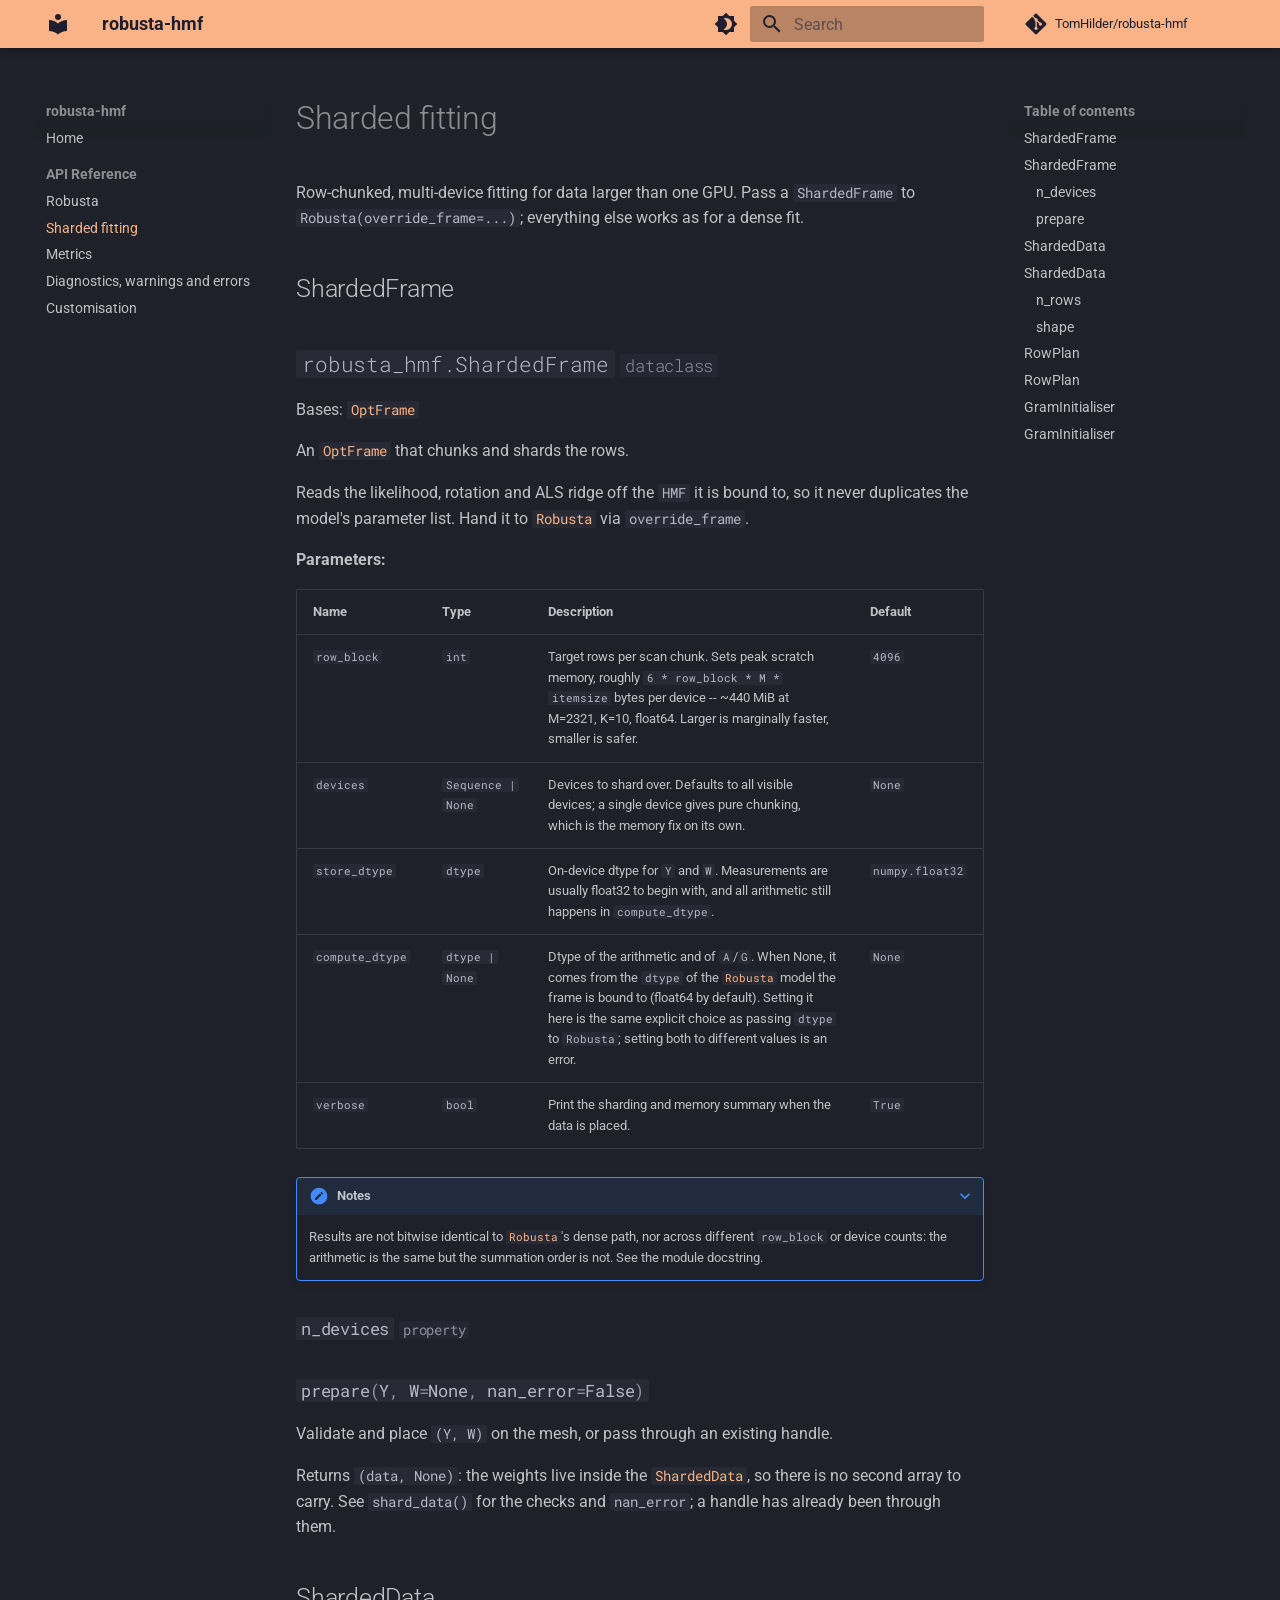
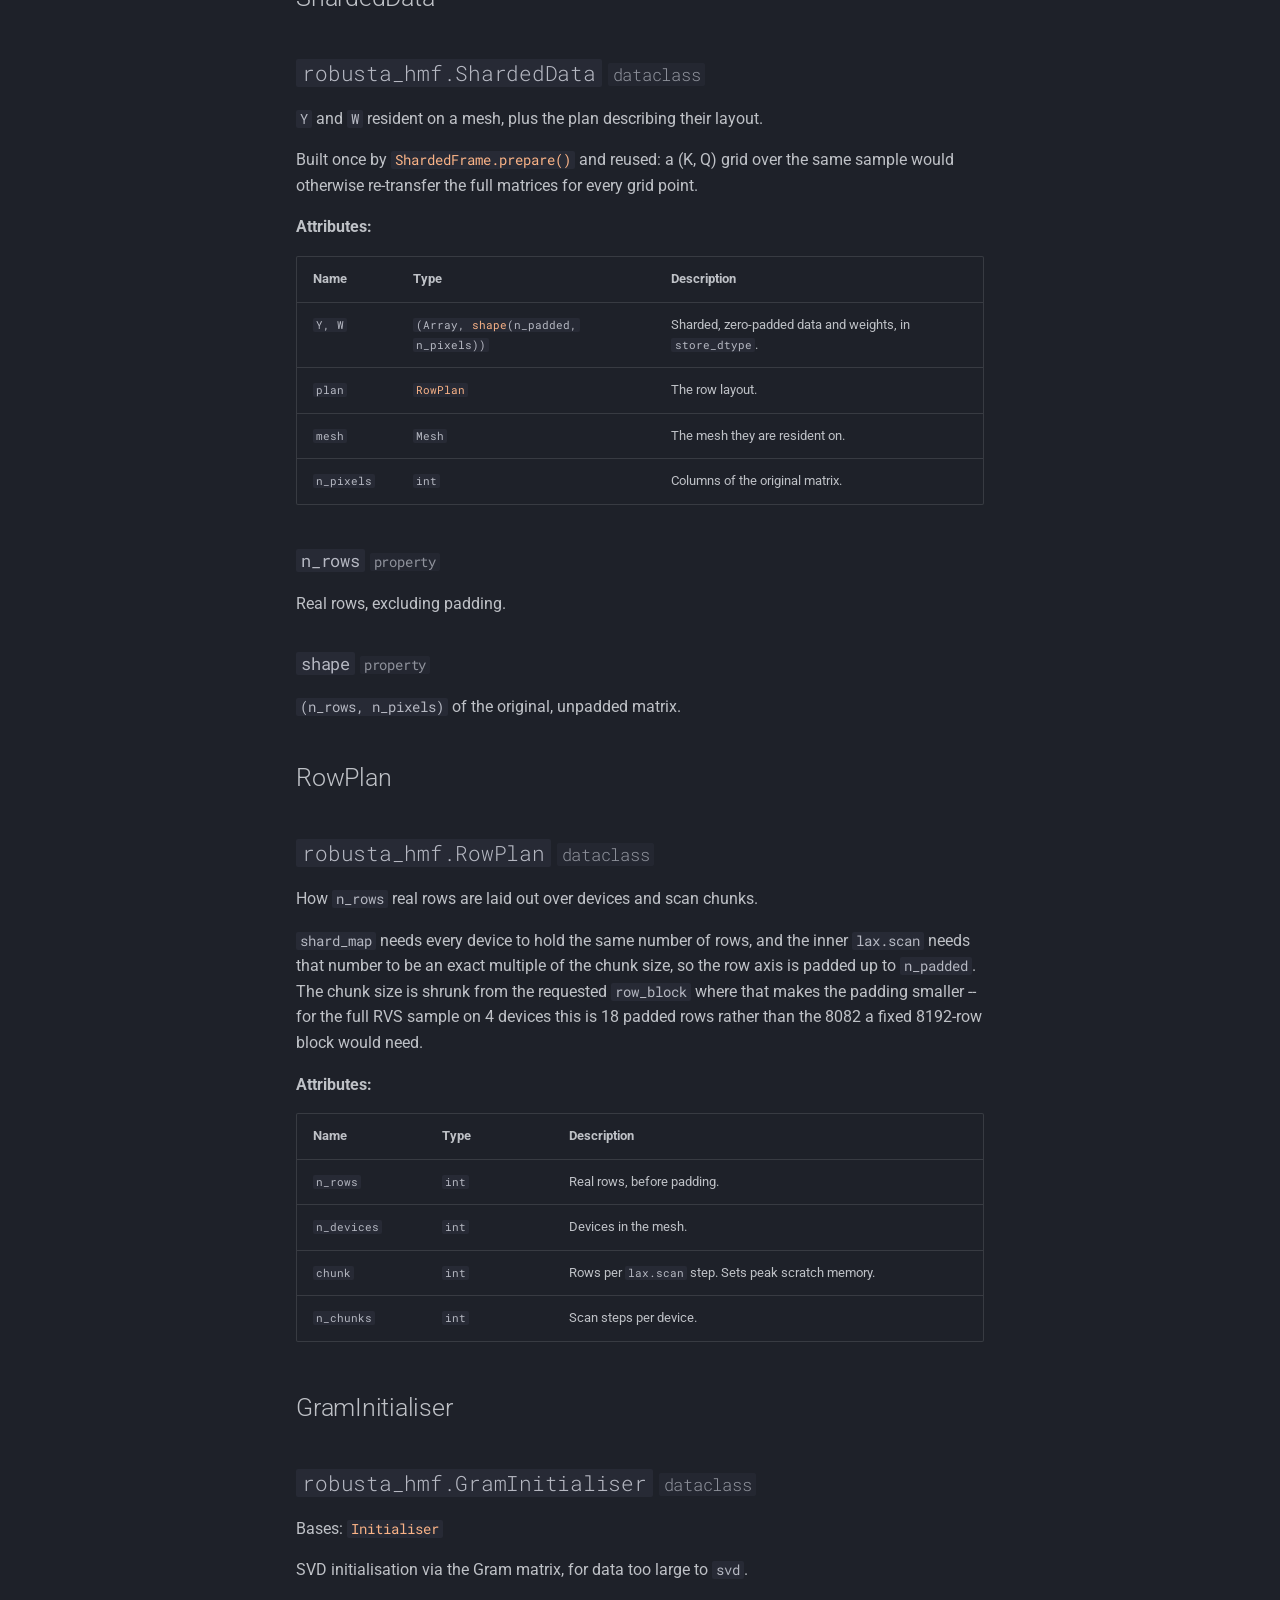
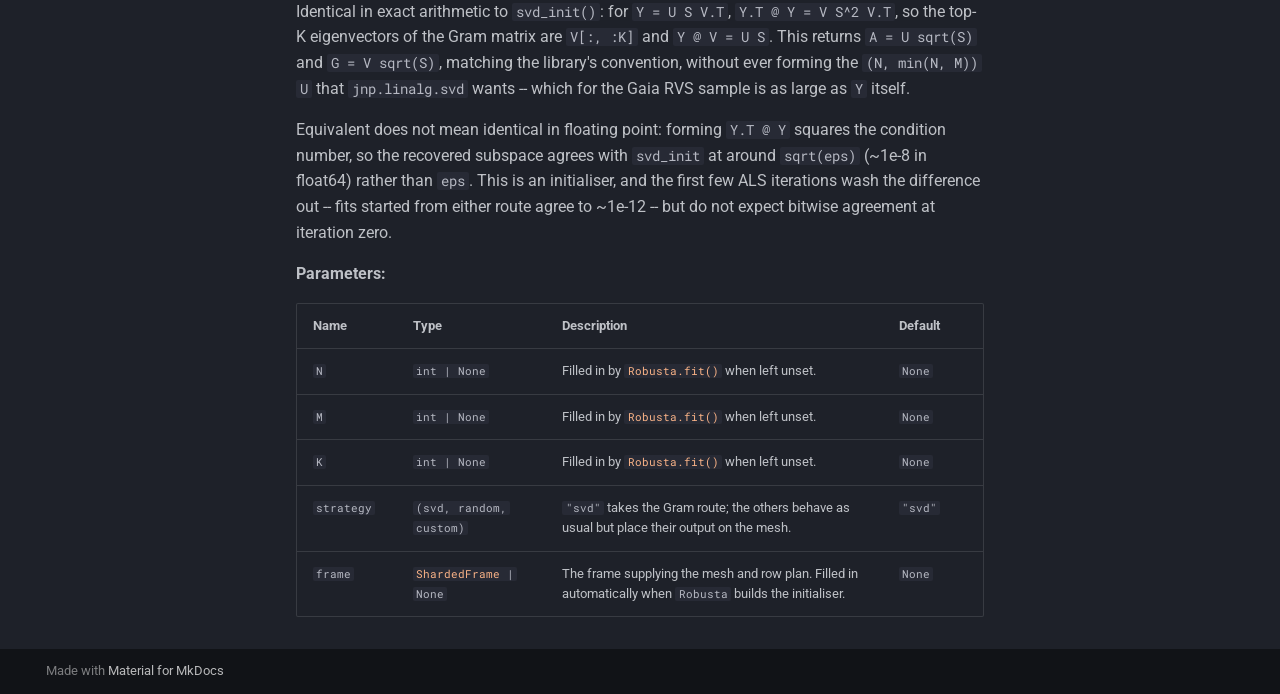
<file: api/sharded/index.html>
<!doctype html>
<html lang="en" class="no-js">
  <head>
    
      <meta charset="utf-8">
      <meta name="viewport" content="width=device-width,initial-scale=1">
      
        <meta name="description" content="Robust heteroskedastic matrix factorisation in JAX">
      
      
      
        <link rel="canonical" href="https://tomhilder.github.io/robusta-hmf/api/sharded/">
      
      
        <link rel="prev" href="../robusta/">
      
      
        <link rel="next" href="../metrics/">
      
      
        
      
      
      <link rel="icon" href="../../assets/images/favicon.png">
      <meta name="generator" content="mkdocs-1.6.1, mkdocs-material-9.8.1">
    
    
      
        <title>Sharded fitting - robusta-hmf</title>
      
    
    
      <link rel="stylesheet" href="../../assets/stylesheets/main.57a0d79d.min.css">
      
        
        <link rel="stylesheet" href="../../assets/stylesheets/palette.fb2fffe2.min.css">
      
      


    
    
      
    
    
      
        
        
        <link rel="preconnect" href="https://fonts.gstatic.com" crossorigin>
        <link rel="stylesheet" href="https://fonts.googleapis.com/css?family=Roboto:300,300i,400,400i,700,700i%7CRoboto+Mono:400,400i,700,700i&display=fallback">
        <style>:root{--md-text-font:"Roboto";--md-code-font:"Roboto Mono"}</style>
      
    
    
      <link rel="stylesheet" href="../../assets/_mkdocstrings.css">
    
      <link rel="stylesheet" href="../../stylesheets/extra.css">
    
    <script>__md_scope=new URL("../..",location),__md_hash=e=>[...e].reduce(((e,_)=>(e<<5)-e+_.charCodeAt(0)),0),__md_get=(e,_=localStorage,t=__md_scope)=>JSON.parse(_.getItem(t.pathname+"."+e)),__md_set=(e,_,t=localStorage,a=__md_scope)=>{try{t.setItem(a.pathname+"."+e,JSON.stringify(_))}catch(e){}}</script>
    
      

    
    
  </head>
  
  
    
    
      
    
    
    
    
    <body dir="ltr" data-md-color-scheme="slate" data-md-color-primary="custom" data-md-color-accent="custom">
  
    
    <input class="md-toggle" data-md-toggle="drawer" type="checkbox" id="__drawer" autocomplete="off">
    <input class="md-toggle" data-md-toggle="search" type="checkbox" id="__search" autocomplete="off">
    <label class="md-overlay" for="__drawer"></label>
    <div data-md-component="skip">
      
        
        <a href="#sharded-fitting" class="md-skip">
          Skip to content
        </a>
      
    </div>
    <div data-md-component="announce">
      
    </div>
    
    
      

  

<header class="md-header md-header--shadow" data-md-component="header">
  <nav class="md-header__inner md-grid" aria-label="Header">
    <a href="../.." title="robusta-hmf" class="md-header__button md-logo" aria-label="robusta-hmf" data-md-component="logo">
      
  
  <svg xmlns="http://www.w3.org/2000/svg" viewBox="0 0 24 24"><path d="M12 8a3 3 0 0 0 3-3 3 3 0 0 0-3-3 3 3 0 0 0-3 3 3 3 0 0 0 3 3m0 3.54C9.64 9.35 6.5 8 3 8v11c3.5 0 6.64 1.35 9 3.54 2.36-2.19 5.5-3.54 9-3.54V8c-3.5 0-6.64 1.35-9 3.54"/></svg>

    </a>
    <label class="md-header__button md-icon" for="__drawer">
      
      <svg xmlns="http://www.w3.org/2000/svg" viewBox="0 0 24 24"><path d="M3 6h18v2H3zm0 5h18v2H3zm0 5h18v2H3z"/></svg>
    </label>
    <div class="md-header__title" data-md-component="header-title">
      <div class="md-header__ellipsis">
        <div class="md-header__topic">
          <span class="md-ellipsis">
            robusta-hmf
          </span>
        </div>
        <div class="md-header__topic" data-md-component="header-topic">
          <span class="md-ellipsis">
            
              Sharded fitting
            
          </span>
        </div>
      </div>
    </div>
    
      
        <form class="md-header__option" data-md-component="palette">
  
    
    
    
    <input class="md-option" data-md-color-media="" data-md-color-scheme="slate" data-md-color-primary="custom" data-md-color-accent="custom"  aria-label="Switch to light mode"  type="radio" name="__palette" id="__palette_0">
    
      <label class="md-header__button md-icon" title="Switch to light mode" for="__palette_1" hidden>
        <svg xmlns="http://www.w3.org/2000/svg" viewBox="0 0 24 24"><path d="M12 18c-.89 0-1.74-.2-2.5-.55C11.56 16.5 13 14.42 13 12s-1.44-4.5-3.5-5.45C10.26 6.2 11.11 6 12 6a6 6 0 0 1 6 6 6 6 0 0 1-6 6m8-9.31V4h-4.69L12 .69 8.69 4H4v4.69L.69 12 4 15.31V20h4.69L12 23.31 15.31 20H20v-4.69L23.31 12z"/></svg>
      </label>
    
  
    
    
    
    <input class="md-option" data-md-color-media="" data-md-color-scheme="default" data-md-color-primary="custom" data-md-color-accent="custom"  aria-label="Switch to dark mode"  type="radio" name="__palette" id="__palette_1">
    
      <label class="md-header__button md-icon" title="Switch to dark mode" for="__palette_0" hidden>
        <svg xmlns="http://www.w3.org/2000/svg" viewBox="0 0 24 24"><path d="M12 8a4 4 0 0 0-4 4 4 4 0 0 0 4 4 4 4 0 0 0 4-4 4 4 0 0 0-4-4m0 10a6 6 0 0 1-6-6 6 6 0 0 1 6-6 6 6 0 0 1 6 6 6 6 0 0 1-6 6m8-9.31V4h-4.69L12 .69 8.69 4H4v4.69L.69 12 4 15.31V20h4.69L12 23.31 15.31 20H20v-4.69L23.31 12z"/></svg>
      </label>
    
  
</form>
      
    
    
      <script>var palette=__md_get("__palette");if(palette&&palette.color){if("(prefers-color-scheme)"===palette.color.media){var media=matchMedia("(prefers-color-scheme: light)"),input=document.querySelector(media.matches?"[data-md-color-media='(prefers-color-scheme: light)']":"[data-md-color-media='(prefers-color-scheme: dark)']");palette.color.media=input.getAttribute("data-md-color-media"),palette.color.scheme=input.getAttribute("data-md-color-scheme"),palette.color.primary=input.getAttribute("data-md-color-primary"),palette.color.accent=input.getAttribute("data-md-color-accent")}for(var[key,value]of Object.entries(palette.color))document.body.setAttribute("data-md-color-"+key,value)}</script>
    
    
    
      
      
        <label class="md-header__button md-icon" for="__search">
          
          <svg xmlns="http://www.w3.org/2000/svg" viewBox="0 0 24 24"><path d="M9.5 3A6.5 6.5 0 0 1 16 9.5c0 1.61-.59 3.09-1.56 4.23l.27.27h.79l5 5-1.5 1.5-5-5v-.79l-.27-.27A6.52 6.52 0 0 1 9.5 16 6.5 6.5 0 0 1 3 9.5 6.5 6.5 0 0 1 9.5 3m0 2C7 5 5 7 5 9.5S7 14 9.5 14 14 12 14 9.5 12 5 9.5 5"/></svg>
        </label>
        <div class="md-search" data-md-component="search" role="dialog">
  <label class="md-search__overlay" for="__search"></label>
  <div class="md-search__inner" role="search">
    <form class="md-search__form" name="search">
      <input type="text" class="md-search__input" name="query" aria-label="Search" placeholder="Search" autocapitalize="off" autocorrect="off" autocomplete="off" spellcheck="false" data-md-component="search-query" required>
      <label class="md-search__icon md-icon" for="__search">
        
        <svg xmlns="http://www.w3.org/2000/svg" viewBox="0 0 24 24"><path d="M9.5 3A6.5 6.5 0 0 1 16 9.5c0 1.61-.59 3.09-1.56 4.23l.27.27h.79l5 5-1.5 1.5-5-5v-.79l-.27-.27A6.52 6.52 0 0 1 9.5 16 6.5 6.5 0 0 1 3 9.5 6.5 6.5 0 0 1 9.5 3m0 2C7 5 5 7 5 9.5S7 14 9.5 14 14 12 14 9.5 12 5 9.5 5"/></svg>
        
        <svg xmlns="http://www.w3.org/2000/svg" viewBox="0 0 24 24"><path d="M20 11v2H8l5.5 5.5-1.42 1.42L4.16 12l7.92-7.92L13.5 5.5 8 11z"/></svg>
      </label>
      <nav class="md-search__options" aria-label="Search">
        
        <button type="reset" class="md-search__icon md-icon" title="Clear" aria-label="Clear" tabindex="-1">
          
          <svg xmlns="http://www.w3.org/2000/svg" viewBox="0 0 24 24"><path d="M19 6.41 17.59 5 12 10.59 6.41 5 5 6.41 10.59 12 5 17.59 6.41 19 12 13.41 17.59 19 19 17.59 13.41 12z"/></svg>
        </button>
      </nav>
      
    </form>
    <div class="md-search__output">
      <div class="md-search__scrollwrap" tabindex="0" data-md-scrollfix>
        <div class="md-search-result" data-md-component="search-result">
          <div class="md-search-result__meta">
            Initializing search
          </div>
          <ol class="md-search-result__list" role="presentation"></ol>
        </div>
      </div>
    </div>
  </div>
</div>
      
    
    
      <div class="md-header__source">
        <a href="https://github.com/TomHilder/robusta-hmf" title="Go to repository" class="md-source" data-md-component="source">
  <div class="md-source__icon md-icon">
    
    <svg xmlns="http://www.w3.org/2000/svg" viewBox="0 0 448 512"><!--! Font Awesome Free 7.1.0 by @fontawesome - https://fontawesome.com License - https://fontawesome.com/license/free (Icons: CC BY 4.0, Fonts: SIL OFL 1.1, Code: MIT License) Copyright 2025 Fonticons, Inc.--><path d="M439.6 236.1 244 40.5c-5.4-5.5-12.8-8.5-20.4-8.5s-15 3-20.4 8.4L162.5 81l51.5 51.5c27.1-9.1 52.7 16.8 43.4 43.7l49.7 49.7c34.2-11.8 61.2 31 35.5 56.7-26.5 26.5-70.2-2.9-56-37.3L240.3 199v121.9c25.3 12.5 22.3 41.8 9.1 55-6.4 6.4-15.2 10.1-24.3 10.1s-17.8-3.6-24.3-10.1c-17.6-17.6-11.1-46.9 11.2-56v-123c-20.8-8.5-24.6-30.7-18.6-45L142.6 101 8.5 235.1C3 240.6 0 247.9 0 255.5s3 15 8.5 20.4l195.6 195.7c5.4 5.4 12.7 8.4 20.4 8.4s15-3 20.4-8.4l194.7-194.7c5.4-5.4 8.4-12.8 8.4-20.4s-3-15-8.4-20.4"/></svg>
  </div>
  <div class="md-source__repository">
    TomHilder/robusta-hmf
  </div>
</a>
      </div>
    
  </nav>
  
</header>
    
    <div class="md-container" data-md-component="container">
      
      
        
          
        
      
      <main class="md-main" data-md-component="main">
        <div class="md-main__inner md-grid">
          
            
              
              <div class="md-sidebar md-sidebar--primary" data-md-component="sidebar" data-md-type="navigation" >
                <div class="md-sidebar__scrollwrap">
                  <div class="md-sidebar__inner">
                    



<nav class="md-nav md-nav--primary" aria-label="Navigation" data-md-level="0">
  <label class="md-nav__title" for="__drawer">
    <a href="../.." title="robusta-hmf" class="md-nav__button md-logo" aria-label="robusta-hmf" data-md-component="logo">
      
  
  <svg xmlns="http://www.w3.org/2000/svg" viewBox="0 0 24 24"><path d="M12 8a3 3 0 0 0 3-3 3 3 0 0 0-3-3 3 3 0 0 0-3 3 3 3 0 0 0 3 3m0 3.54C9.64 9.35 6.5 8 3 8v11c3.5 0 6.64 1.35 9 3.54 2.36-2.19 5.5-3.54 9-3.54V8c-3.5 0-6.64 1.35-9 3.54"/></svg>

    </a>
    robusta-hmf
  </label>
  
    <div class="md-nav__source">
      <a href="https://github.com/TomHilder/robusta-hmf" title="Go to repository" class="md-source" data-md-component="source">
  <div class="md-source__icon md-icon">
    
    <svg xmlns="http://www.w3.org/2000/svg" viewBox="0 0 448 512"><!--! Font Awesome Free 7.1.0 by @fontawesome - https://fontawesome.com License - https://fontawesome.com/license/free (Icons: CC BY 4.0, Fonts: SIL OFL 1.1, Code: MIT License) Copyright 2025 Fonticons, Inc.--><path d="M439.6 236.1 244 40.5c-5.4-5.5-12.8-8.5-20.4-8.5s-15 3-20.4 8.4L162.5 81l51.5 51.5c27.1-9.1 52.7 16.8 43.4 43.7l49.7 49.7c34.2-11.8 61.2 31 35.5 56.7-26.5 26.5-70.2-2.9-56-37.3L240.3 199v121.9c25.3 12.5 22.3 41.8 9.1 55-6.4 6.4-15.2 10.1-24.3 10.1s-17.8-3.6-24.3-10.1c-17.6-17.6-11.1-46.9 11.2-56v-123c-20.8-8.5-24.6-30.7-18.6-45L142.6 101 8.5 235.1C3 240.6 0 247.9 0 255.5s3 15 8.5 20.4l195.6 195.7c5.4 5.4 12.7 8.4 20.4 8.4s15-3 20.4-8.4l194.7-194.7c5.4-5.4 8.4-12.8 8.4-20.4s-3-15-8.4-20.4"/></svg>
  </div>
  <div class="md-source__repository">
    TomHilder/robusta-hmf
  </div>
</a>
    </div>
  
  <ul class="md-nav__list" data-md-scrollfix>
    
      
      
  
  
  
  
    <li class="md-nav__item">
      <a href="../.." class="md-nav__link">
        
  
  
  <span class="md-ellipsis">
    
  
    Home
  

    
  </span>
  
  

      </a>
    </li>
  

    
      
      
  
  
    
  
  
  
    
    
    
    
      
        
        
      
    
    
    <li class="md-nav__item md-nav__item--active md-nav__item--section md-nav__item--nested">
      
        
        
        <input class="md-nav__toggle md-toggle " type="checkbox" id="__nav_2" checked>
        
          
          <label class="md-nav__link" for="__nav_2" id="__nav_2_label" tabindex="">
            
  
  
  <span class="md-ellipsis">
    
  
    API Reference
  

    
  </span>
  
  

            <span class="md-nav__icon md-icon"></span>
          </label>
        
        <nav class="md-nav" data-md-level="1" aria-labelledby="__nav_2_label" aria-expanded="true">
          <label class="md-nav__title" for="__nav_2">
            <span class="md-nav__icon md-icon"></span>
            
  
    API Reference
  

          </label>
          <ul class="md-nav__list" data-md-scrollfix>
            
              
                
  
  
  
  
    <li class="md-nav__item">
      <a href="../robusta/" class="md-nav__link">
        
  
  
  <span class="md-ellipsis">
    
  
    Robusta
  

    
  </span>
  
  

      </a>
    </li>
  

              
            
              
                
  
  
    
  
  
  
    <li class="md-nav__item md-nav__item--active">
      
      <input class="md-nav__toggle md-toggle" type="checkbox" id="__toc">
      
      
        
      
      
        <label class="md-nav__link md-nav__link--active" for="__toc">
          
  
  
  <span class="md-ellipsis">
    
  
    Sharded fitting
  

    
  </span>
  
  

          <span class="md-nav__icon md-icon"></span>
        </label>
      
      <a href="./" class="md-nav__link md-nav__link--active">
        
  
  
  <span class="md-ellipsis">
    
  
    Sharded fitting
  

    
  </span>
  
  

      </a>
      
        

<nav class="md-nav md-nav--secondary" aria-label="Table of contents">
  
  
  
    
  
  
    <label class="md-nav__title" for="__toc">
      <span class="md-nav__icon md-icon"></span>
      Table of contents
    </label>
    <ul class="md-nav__list" data-md-component="toc" data-md-scrollfix>
      
        <li class="md-nav__item">
  <a href="#shardedframe" class="md-nav__link">
    <span class="md-ellipsis">
      
        ShardedFrame
      
    </span>
  </a>
  
</li>
      
        <li class="md-nav__item">
  <a href="#robusta_hmf.ShardedFrame" class="md-nav__link">
    <span class="md-ellipsis">
      
        ShardedFrame
      
    </span>
  </a>
  
    <nav class="md-nav" aria-label="ShardedFrame">
      <ul class="md-nav__list">
        
          <li class="md-nav__item">
  <a href="#robusta_hmf.ShardedFrame.n_devices" class="md-nav__link">
    <span class="md-ellipsis">
      
        n_devices
      
    </span>
  </a>
  
</li>
        
          <li class="md-nav__item">
  <a href="#robusta_hmf.ShardedFrame.prepare" class="md-nav__link">
    <span class="md-ellipsis">
      
        prepare
      
    </span>
  </a>
  
</li>
        
      </ul>
    </nav>
  
</li>
      
        <li class="md-nav__item">
  <a href="#shardeddata" class="md-nav__link">
    <span class="md-ellipsis">
      
        ShardedData
      
    </span>
  </a>
  
</li>
      
        <li class="md-nav__item">
  <a href="#robusta_hmf.ShardedData" class="md-nav__link">
    <span class="md-ellipsis">
      
        ShardedData
      
    </span>
  </a>
  
    <nav class="md-nav" aria-label="ShardedData">
      <ul class="md-nav__list">
        
          <li class="md-nav__item">
  <a href="#robusta_hmf.ShardedData.n_rows" class="md-nav__link">
    <span class="md-ellipsis">
      
        n_rows
      
    </span>
  </a>
  
</li>
        
          <li class="md-nav__item">
  <a href="#robusta_hmf.ShardedData.shape" class="md-nav__link">
    <span class="md-ellipsis">
      
        shape
      
    </span>
  </a>
  
</li>
        
      </ul>
    </nav>
  
</li>
      
        <li class="md-nav__item">
  <a href="#rowplan" class="md-nav__link">
    <span class="md-ellipsis">
      
        RowPlan
      
    </span>
  </a>
  
</li>
      
        <li class="md-nav__item">
  <a href="#robusta_hmf.RowPlan" class="md-nav__link">
    <span class="md-ellipsis">
      
        RowPlan
      
    </span>
  </a>
  
</li>
      
        <li class="md-nav__item">
  <a href="#graminitialiser" class="md-nav__link">
    <span class="md-ellipsis">
      
        GramInitialiser
      
    </span>
  </a>
  
</li>
      
        <li class="md-nav__item">
  <a href="#robusta_hmf.GramInitialiser" class="md-nav__link">
    <span class="md-ellipsis">
      
        GramInitialiser
      
    </span>
  </a>
  
</li>
      
    </ul>
  
</nav>
      
    </li>
  

              
            
              
                
  
  
  
  
    <li class="md-nav__item">
      <a href="../metrics/" class="md-nav__link">
        
  
  
  <span class="md-ellipsis">
    
  
    Metrics
  

    
  </span>
  
  

      </a>
    </li>
  

              
            
              
                
  
  
  
  
    <li class="md-nav__item">
      <a href="../diagnostics/" class="md-nav__link">
        
  
  
  <span class="md-ellipsis">
    
  
    Diagnostics, warnings and errors
  

    
  </span>
  
  

      </a>
    </li>
  

              
            
              
                
  
  
  
  
    <li class="md-nav__item">
      <a href="../customisation/" class="md-nav__link">
        
  
  
  <span class="md-ellipsis">
    
  
    Customisation
  

    
  </span>
  
  

      </a>
    </li>
  

              
            
          </ul>
        </nav>
      
    </li>
  

    
  </ul>
</nav>
                  </div>
                </div>
              </div>
            
            
              
              <div class="md-sidebar md-sidebar--secondary" data-md-component="sidebar" data-md-type="toc" >
                <div class="md-sidebar__scrollwrap">
                  <div class="md-sidebar__inner">
                    

<nav class="md-nav md-nav--secondary" aria-label="Table of contents">
  
  
  
    
  
  
    <label class="md-nav__title" for="__toc">
      <span class="md-nav__icon md-icon"></span>
      Table of contents
    </label>
    <ul class="md-nav__list" data-md-component="toc" data-md-scrollfix>
      
        <li class="md-nav__item">
  <a href="#shardedframe" class="md-nav__link">
    <span class="md-ellipsis">
      
        ShardedFrame
      
    </span>
  </a>
  
</li>
      
        <li class="md-nav__item">
  <a href="#robusta_hmf.ShardedFrame" class="md-nav__link">
    <span class="md-ellipsis">
      
        ShardedFrame
      
    </span>
  </a>
  
    <nav class="md-nav" aria-label="ShardedFrame">
      <ul class="md-nav__list">
        
          <li class="md-nav__item">
  <a href="#robusta_hmf.ShardedFrame.n_devices" class="md-nav__link">
    <span class="md-ellipsis">
      
        n_devices
      
    </span>
  </a>
  
</li>
        
          <li class="md-nav__item">
  <a href="#robusta_hmf.ShardedFrame.prepare" class="md-nav__link">
    <span class="md-ellipsis">
      
        prepare
      
    </span>
  </a>
  
</li>
        
      </ul>
    </nav>
  
</li>
      
        <li class="md-nav__item">
  <a href="#shardeddata" class="md-nav__link">
    <span class="md-ellipsis">
      
        ShardedData
      
    </span>
  </a>
  
</li>
      
        <li class="md-nav__item">
  <a href="#robusta_hmf.ShardedData" class="md-nav__link">
    <span class="md-ellipsis">
      
        ShardedData
      
    </span>
  </a>
  
    <nav class="md-nav" aria-label="ShardedData">
      <ul class="md-nav__list">
        
          <li class="md-nav__item">
  <a href="#robusta_hmf.ShardedData.n_rows" class="md-nav__link">
    <span class="md-ellipsis">
      
        n_rows
      
    </span>
  </a>
  
</li>
        
          <li class="md-nav__item">
  <a href="#robusta_hmf.ShardedData.shape" class="md-nav__link">
    <span class="md-ellipsis">
      
        shape
      
    </span>
  </a>
  
</li>
        
      </ul>
    </nav>
  
</li>
      
        <li class="md-nav__item">
  <a href="#rowplan" class="md-nav__link">
    <span class="md-ellipsis">
      
        RowPlan
      
    </span>
  </a>
  
</li>
      
        <li class="md-nav__item">
  <a href="#robusta_hmf.RowPlan" class="md-nav__link">
    <span class="md-ellipsis">
      
        RowPlan
      
    </span>
  </a>
  
</li>
      
        <li class="md-nav__item">
  <a href="#graminitialiser" class="md-nav__link">
    <span class="md-ellipsis">
      
        GramInitialiser
      
    </span>
  </a>
  
</li>
      
        <li class="md-nav__item">
  <a href="#robusta_hmf.GramInitialiser" class="md-nav__link">
    <span class="md-ellipsis">
      
        GramInitialiser
      
    </span>
  </a>
  
</li>
      
    </ul>
  
</nav>
                  </div>
                </div>
              </div>
            
          
          
            <div class="md-content" data-md-component="content">
              
              <article class="md-content__inner md-typeset">
                
                  


  
  


<h1 id="sharded-fitting">Sharded fitting<a class="headerlink" href="#sharded-fitting" title="Permanent link">&para;</a></h1>
<p>Row-chunked, multi-device fitting for data larger than one GPU. Pass a <code>ShardedFrame</code> to
<code>Robusta(override_frame=...)</code>; everything else works as for a dense fit.</p>
<h2 id="shardedframe">ShardedFrame<a class="headerlink" href="#shardedframe" title="Permanent link">&para;</a></h2>


<div class="doc doc-object doc-class">



<h2 id="robusta_hmf.ShardedFrame" class="doc doc-heading">
            <code>robusta_hmf.ShardedFrame</code>


  <span class="doc doc-labels">
      <small class="doc doc-label doc-label-dataclass"><code>dataclass</code></small>
  </span>

<a href="#robusta_hmf.ShardedFrame" class="headerlink" title="Permanent link">&para;</a></h2>


    <div class="doc doc-contents first">
            <p class="doc doc-class-bases">
              Bases: <code><a class="autorefs autorefs-internal" title="robusta_hmf.OptFrame


  
      dataclass
   (robusta_hmf.frame.OptFrame)" href="../customisation/#robusta_hmf.OptFrame">OptFrame</a></code></p>



        <p>An <a class="autorefs autorefs-internal" title="robusta_hmf.OptFrame


  
      dataclass
  " href="../customisation/#robusta_hmf.OptFrame"><code>OptFrame</code></a> that chunks and shards the rows.</p>
<p>Reads the likelihood, rotation and ALS ridge off the
<code>HMF</code> it is bound to, so it never duplicates the
model's parameter list. Hand it to
<a class="autorefs autorefs-internal" title="robusta_hmf.Robusta


  
      dataclass
  " href="../robusta/#robusta_hmf.Robusta"><code>Robusta</code></a> via <code>override_frame</code>.</p>


<p><span class="doc-section-title">Parameters:</span></p>
    <table>
      <thead>
        <tr>
          <th>Name</th>
          <th>Type</th>
          <th>Description</th>
          <th>Default</th>
        </tr>
      </thead>
      <tbody>
          <tr class="doc-section-item">
            <td>
                <code>row_block</code>
            </td>
            <td>
                  <code><span title="int">int</span></code>
            </td>
            <td>
              <div class="doc-md-description">
                <p>Target rows per scan chunk. Sets peak scratch memory, roughly
<code>6 * row_block * M * itemsize</code> bytes per device -- ~440 MiB at
M=2321, K=10, float64. Larger is marginally faster, smaller is safer.</p>
              </div>
            </td>
            <td>
                  <code>4096</code>
            </td>
          </tr>
          <tr class="doc-section-item">
            <td>
                <code>devices</code>
            </td>
            <td>
                  <code><span title="collections.abc.Sequence">Sequence</span> | None</code>
            </td>
            <td>
              <div class="doc-md-description">
                <p>Devices to shard over. Defaults to all visible devices; a single
device gives pure chunking, which is the memory fix on its own.</p>
              </div>
            </td>
            <td>
                  <code>None</code>
            </td>
          </tr>
          <tr class="doc-section-item">
            <td>
                <code>store_dtype</code>
            </td>
            <td>
                  <code>dtype</code>
            </td>
            <td>
              <div class="doc-md-description">
                <p>On-device dtype for <code>Y</code> and <code>W</code>. Measurements are usually float32
to begin with, and all arithmetic still happens in <code>compute_dtype</code>.</p>
              </div>
            </td>
            <td>
                  <code>numpy.float32</code>
            </td>
          </tr>
          <tr class="doc-section-item">
            <td>
                <code>compute_dtype</code>
            </td>
            <td>
                  <code>dtype | None</code>
            </td>
            <td>
              <div class="doc-md-description">
                <p>Dtype of the arithmetic and of <code>A</code>/<code>G</code>. When None, it comes from
the <code>dtype</code> of the <a class="autorefs autorefs-internal" title="robusta_hmf.Robusta


  
      dataclass
  " href="../robusta/#robusta_hmf.Robusta"><code>Robusta</code></a> model the frame is
bound to (float64 by default). Setting it here is the same explicit
choice as passing <code>dtype</code> to <code>Robusta</code>; setting both to different
values is an error.</p>
              </div>
            </td>
            <td>
                  <code>None</code>
            </td>
          </tr>
          <tr class="doc-section-item">
            <td>
                <code>verbose</code>
            </td>
            <td>
                  <code><span title="bool">bool</span></code>
            </td>
            <td>
              <div class="doc-md-description">
                <p>Print the sharding and memory summary when the data is placed.</p>
              </div>
            </td>
            <td>
                  <code>True</code>
            </td>
          </tr>
      </tbody>
    </table>


<details class="note" open>
  <summary>Notes</summary>
  <p>Results are not bitwise identical to <a class="autorefs autorefs-internal" title="robusta_hmf.Robusta


  
      dataclass
  " href="../robusta/#robusta_hmf.Robusta"><code>Robusta</code></a>'s dense
path, nor across different <code>row_block</code> or device counts: the arithmetic
is the same but the summation order is not. See the module docstring.</p>
</details>










<div class="doc doc-children">







<div class="doc doc-object doc-attribute">



<h3 id="robusta_hmf.ShardedFrame.n_devices" class="doc doc-heading">
            <code class="highlight language-python"><span class="n">n_devices</span></code>

  <span class="doc doc-labels">
      <small class="doc doc-label doc-label-property"><code>property</code></small>
  </span>

<a href="#robusta_hmf.ShardedFrame.n_devices" class="headerlink" title="Permanent link">&para;</a></h3>


    <div class="doc doc-contents ">

    </div>

</div>




<div class="doc doc-object doc-function">


<h3 id="robusta_hmf.ShardedFrame.prepare" class="doc doc-heading">
            <code class="highlight language-python"><span class="n">prepare</span><span class="p">(</span><span class="n">Y</span><span class="p">,</span> <span class="n">W</span><span class="o">=</span><span class="kc">None</span><span class="p">,</span> <span class="n">nan_error</span><span class="o">=</span><span class="kc">False</span><span class="p">)</span></code>

<a href="#robusta_hmf.ShardedFrame.prepare" class="headerlink" title="Permanent link">&para;</a></h3>


    <div class="doc doc-contents ">

        <p>Validate and place <code>(Y, W)</code> on the mesh, or pass through an existing handle.</p>
<p>Returns <code>(data, None)</code>: the weights live inside the
<a class="autorefs autorefs-internal" title="robusta_hmf.ShardedData


  
      dataclass
  " href="#robusta_hmf.ShardedData"><code>ShardedData</code></a>, so there is no second array to carry. See
<code>shard_data()</code> for the checks and <code>nan_error</code>; a handle has
already been through them.</p>


    </div>

</div>



  </div>

    </div>

</div><h2 id="shardeddata">ShardedData<a class="headerlink" href="#shardeddata" title="Permanent link">&para;</a></h2>


<div class="doc doc-object doc-class">



<h2 id="robusta_hmf.ShardedData" class="doc doc-heading">
            <code>robusta_hmf.ShardedData</code>


  <span class="doc doc-labels">
      <small class="doc doc-label doc-label-dataclass"><code>dataclass</code></small>
  </span>

<a href="#robusta_hmf.ShardedData" class="headerlink" title="Permanent link">&para;</a></h2>


    <div class="doc doc-contents first">



        <p><code>Y</code> and <code>W</code> resident on a mesh, plus the plan describing their layout.</p>
<p>Built once by <a class="autorefs autorefs-internal" title="prepare(Y, W=None, nan_error=False)" href="#robusta_hmf.ShardedFrame.prepare"><code>ShardedFrame.prepare()</code></a> and reused: a (K, Q)
grid over the same sample would otherwise re-transfer the full matrices for every grid point.</p>


<p><span class="doc-section-title">Attributes:</span></p>
    <table>
      <thead>
        <tr>
          <th>Name</th>
          <th>Type</th>
          <th>Description</th>
        </tr>
      </thead>
      <tbody>
          <tr class="doc-section-item">
            <td><code><span title="robusta_hmf.ShardedData.Y, W">Y, W</span></code></td>
            <td>
                  <code>(<span title="jaxtyping.Array">Array</span>, <a class="autorefs autorefs-internal" title="shape

  
      property
   (robusta_hmf.sharded.ShardedData.shape)" href="#robusta_hmf.ShardedData.shape">shape</a>(n_padded, <span title="robusta_hmf.sharded.ShardedData.n_pixels">n_pixels</span>))</code>
            </td>
            <td>
              <div class="doc-md-description">
                <p>Sharded, zero-padded data and weights, in <code>store_dtype</code>.</p>
              </div>
            </td>
          </tr>
          <tr class="doc-section-item">
            <td><code><span title="robusta_hmf.ShardedData.plan">plan</span></code></td>
            <td>
                  <code><a class="autorefs autorefs-internal" title="robusta_hmf.RowPlan


  
      dataclass
   (robusta_hmf.sharded.RowPlan)" href="#robusta_hmf.RowPlan">RowPlan</a></code>
            </td>
            <td>
              <div class="doc-md-description">
                <p>The row layout.</p>
              </div>
            </td>
          </tr>
          <tr class="doc-section-item">
            <td><code><span title="robusta_hmf.ShardedData.mesh">mesh</span></code></td>
            <td>
                  <code><span title="jax.sharding.Mesh">Mesh</span></code>
            </td>
            <td>
              <div class="doc-md-description">
                <p>The mesh they are resident on.</p>
              </div>
            </td>
          </tr>
          <tr class="doc-section-item">
            <td><code><span title="robusta_hmf.ShardedData.n_pixels">n_pixels</span></code></td>
            <td>
                  <code><span title="int">int</span></code>
            </td>
            <td>
              <div class="doc-md-description">
                <p>Columns of the original matrix.</p>
              </div>
            </td>
          </tr>
      </tbody>
    </table>











<div class="doc doc-children">







<div class="doc doc-object doc-attribute">



<h3 id="robusta_hmf.ShardedData.n_rows" class="doc doc-heading">
            <code class="highlight language-python"><span class="n">n_rows</span></code>

  <span class="doc doc-labels">
      <small class="doc doc-label doc-label-property"><code>property</code></small>
  </span>

<a href="#robusta_hmf.ShardedData.n_rows" class="headerlink" title="Permanent link">&para;</a></h3>


    <div class="doc doc-contents ">

        <p>Real rows, excluding padding.</p>

    </div>

</div>

<div class="doc doc-object doc-attribute">



<h3 id="robusta_hmf.ShardedData.shape" class="doc doc-heading">
            <code class="highlight language-python"><span class="n">shape</span></code>

  <span class="doc doc-labels">
      <small class="doc doc-label doc-label-property"><code>property</code></small>
  </span>

<a href="#robusta_hmf.ShardedData.shape" class="headerlink" title="Permanent link">&para;</a></h3>


    <div class="doc doc-contents ">

        <p><code>(n_rows, n_pixels)</code> of the original, unpadded matrix.</p>

    </div>

</div>






  </div>

    </div>

</div><h2 id="rowplan">RowPlan<a class="headerlink" href="#rowplan" title="Permanent link">&para;</a></h2>


<div class="doc doc-object doc-class">



<h2 id="robusta_hmf.RowPlan" class="doc doc-heading">
            <code>robusta_hmf.RowPlan</code>


  <span class="doc doc-labels">
      <small class="doc doc-label doc-label-dataclass"><code>dataclass</code></small>
  </span>

<a href="#robusta_hmf.RowPlan" class="headerlink" title="Permanent link">&para;</a></h2>


    <div class="doc doc-contents first">



        <p>How <code>n_rows</code> real rows are laid out over devices and scan chunks.</p>
<p><code>shard_map</code> needs every device to hold the same number of rows, and the
inner <code>lax.scan</code> needs that number to be an exact multiple of the chunk
size, so the row axis is padded up to <code>n_padded</code>. The chunk size is
shrunk from the requested <code>row_block</code> where that makes the padding
smaller -- for the full RVS sample on 4 devices this is 18 padded rows
rather than the 8082 a fixed 8192-row block would need.</p>


<p><span class="doc-section-title">Attributes:</span></p>
    <table>
      <thead>
        <tr>
          <th>Name</th>
          <th>Type</th>
          <th>Description</th>
        </tr>
      </thead>
      <tbody>
          <tr class="doc-section-item">
            <td><code><span title="robusta_hmf.RowPlan.n_rows">n_rows</span></code></td>
            <td>
                  <code><span title="int">int</span></code>
            </td>
            <td>
              <div class="doc-md-description">
                <p>Real rows, before padding.</p>
              </div>
            </td>
          </tr>
          <tr class="doc-section-item">
            <td><code><span title="robusta_hmf.RowPlan.n_devices">n_devices</span></code></td>
            <td>
                  <code><span title="int">int</span></code>
            </td>
            <td>
              <div class="doc-md-description">
                <p>Devices in the mesh.</p>
              </div>
            </td>
          </tr>
          <tr class="doc-section-item">
            <td><code><span title="robusta_hmf.RowPlan.chunk">chunk</span></code></td>
            <td>
                  <code><span title="int">int</span></code>
            </td>
            <td>
              <div class="doc-md-description">
                <p>Rows per <code>lax.scan</code> step. Sets peak scratch memory.</p>
              </div>
            </td>
          </tr>
          <tr class="doc-section-item">
            <td><code><span title="robusta_hmf.RowPlan.n_chunks">n_chunks</span></code></td>
            <td>
                  <code><span title="int">int</span></code>
            </td>
            <td>
              <div class="doc-md-description">
                <p>Scan steps per device.</p>
              </div>
            </td>
          </tr>
      </tbody>
    </table>











<div class="doc doc-children">












  </div>

    </div>

</div><h2 id="graminitialiser">GramInitialiser<a class="headerlink" href="#graminitialiser" title="Permanent link">&para;</a></h2>


<div class="doc doc-object doc-class">



<h2 id="robusta_hmf.GramInitialiser" class="doc doc-heading">
            <code>robusta_hmf.GramInitialiser</code>


  <span class="doc doc-labels">
      <small class="doc doc-label doc-label-dataclass"><code>dataclass</code></small>
  </span>

<a href="#robusta_hmf.GramInitialiser" class="headerlink" title="Permanent link">&para;</a></h2>


    <div class="doc doc-contents first">
            <p class="doc doc-class-bases">
              Bases: <code><a class="autorefs autorefs-internal" title="robusta_hmf.Initialiser


  
      dataclass
   (robusta_hmf.initialisation.Initialiser)" href="../customisation/#robusta_hmf.Initialiser">Initialiser</a></code></p>



        <p>SVD initialisation via the Gram matrix, for data too large to <code>svd</code>.</p>
<p>Identical in exact arithmetic to
<code>svd_init()</code>: for <code>Y = U S V.T</code>,
<code>Y.T @ Y = V S^2 V.T</code>, so the top-K eigenvectors of the Gram matrix are
<code>V[:, :K]</code> and <code>Y @ V = U S</code>. This returns <code>A = U sqrt(S)</code> and
<code>G = V sqrt(S)</code>, matching the library's convention, without ever forming
the <code>(N, min(N, M))</code> <code>U</code> that <code>jnp.linalg.svd</code> wants -- which for the
Gaia RVS sample is as large as <code>Y</code> itself.</p>
<p>Equivalent does not mean identical in floating point: forming <code>Y.T @ Y</code>
squares the condition number, so the recovered subspace agrees with
<code>svd_init</code> at around <code>sqrt(eps)</code> (~1e-8 in float64) rather than
<code>eps</code>. This is an initialiser, and the first few ALS iterations wash the
difference out -- fits started from either route agree to ~1e-12 -- but do
not expect bitwise agreement at iteration zero.</p>


<p><span class="doc-section-title">Parameters:</span></p>
    <table>
      <thead>
        <tr>
          <th>Name</th>
          <th>Type</th>
          <th>Description</th>
          <th>Default</th>
        </tr>
      </thead>
      <tbody>
          <tr class="doc-section-item">
            <td>
                <code>N</code>
            </td>
            <td>
                  <code><span title="int">int</span> | None</code>
            </td>
            <td>
              <div class="doc-md-description">
                <p>Filled in by <a class="autorefs autorefs-internal" title="fit(Y, W=None, max_iter=1000, rotation_cadence=1, conv_check_cadence=10, seed=0, init_state=None)" href="../robusta/#robusta_hmf.Robusta.fit"><code>Robusta.fit()</code></a> when left unset.</p>
              </div>
            </td>
            <td>
                  <code>None</code>
            </td>
          </tr>
          <tr class="doc-section-item">
            <td>
                <code>M</code>
            </td>
            <td>
                  <code><span title="int">int</span> | None</code>
            </td>
            <td>
              <div class="doc-md-description">
                <p>Filled in by <a class="autorefs autorefs-internal" title="fit(Y, W=None, max_iter=1000, rotation_cadence=1, conv_check_cadence=10, seed=0, init_state=None)" href="../robusta/#robusta_hmf.Robusta.fit"><code>Robusta.fit()</code></a> when left unset.</p>
              </div>
            </td>
            <td>
                  <code>None</code>
            </td>
          </tr>
          <tr class="doc-section-item">
            <td>
                <code>K</code>
            </td>
            <td>
                  <code><span title="int">int</span> | None</code>
            </td>
            <td>
              <div class="doc-md-description">
                <p>Filled in by <a class="autorefs autorefs-internal" title="fit(Y, W=None, max_iter=1000, rotation_cadence=1, conv_check_cadence=10, seed=0, init_state=None)" href="../robusta/#robusta_hmf.Robusta.fit"><code>Robusta.fit()</code></a> when left unset.</p>
              </div>
            </td>
            <td>
                  <code>None</code>
            </td>
          </tr>
          <tr class="doc-section-item">
            <td>
                <code>strategy</code>
            </td>
            <td>
                  <code>(svd, random, custom)</code>
            </td>
            <td>
              <div class="doc-md-description">
                <p><code>"svd"</code> takes the Gram route; the others behave as usual but place
their output on the mesh.</p>
              </div>
            </td>
            <td>
                  <code>&#34;svd&#34;</code>
            </td>
          </tr>
          <tr class="doc-section-item">
            <td>
                <code>frame</code>
            </td>
            <td>
                  <code><a class="autorefs autorefs-internal" title="robusta_hmf.ShardedFrame


  
      dataclass
   (robusta_hmf.sharded.ShardedFrame)" href="#robusta_hmf.ShardedFrame">ShardedFrame</a> | None</code>
            </td>
            <td>
              <div class="doc-md-description">
                <p>The frame supplying the mesh and row plan. Filled in automatically
when <code>Robusta</code> builds the initialiser.</p>
              </div>
            </td>
            <td>
                  <code>None</code>
            </td>
          </tr>
      </tbody>
    </table>











<div class="doc doc-children">












  </div>

    </div>

</div>












                
              </article>
            </div>
          
          
<script>var target=document.getElementById(location.hash.slice(1));target&&target.name&&(target.checked=target.name.startsWith("__tabbed_"))</script>
        </div>
        
      </main>
      
        <footer class="md-footer">
  
  <div class="md-footer-meta md-typeset">
    <div class="md-footer-meta__inner md-grid">
      <div class="md-copyright">
  
  
    Made with
    <a href="https://squidfunk.github.io/mkdocs-material/" target="_blank" rel="noopener">
      Material for MkDocs
    </a>
  
</div>
      
    </div>
  </div>
</footer>
      
    </div>
    <div class="md-dialog" data-md-component="dialog">
      <div class="md-dialog__inner md-typeset"></div>
    </div>
    
    
    
      
      
      <script id="__config" type="application/json">{"annotate": null, "base": "../..", "features": ["content.code.copy", "navigation.sections", "navigation.expand", "search.highlight"], "search": "../../assets/javascripts/workers/search.a7633da7.min.js", "tags": null, "translations": {"clipboard.copied": "Copied to clipboard", "clipboard.copy": "Copy to clipboard", "search.result.more.one": "1 more on this page", "search.result.more.other": "# more on this page", "search.result.none": "No matching documents", "search.result.one": "1 matching document", "search.result.other": "# matching documents", "search.result.placeholder": "Type to start searching", "search.result.term.missing": "Missing", "select.version": "Select version"}, "version": null}</script>
    
    
      <script src="../../assets/javascripts/bundle.a5f9d56c.min.js"></script>
      
    
  </body>
</html>
</file>
<file: assets/_mkdocstrings.css>
/* Avoid breaking parameter names, etc. in table cells. */
.doc-contents td code {
  word-break: normal !important;
}

/* No line break before first paragraph of descriptions. */
.doc-md-description,
.doc-md-description>p:first-child {
  display: inline;
}

/* No text transformation from Material for MkDocs for H5 headings. */
.md-typeset h5 .doc-object-name {
  text-transform: none;
}

/* Max width for docstring sections tables. */
.doc .md-typeset__table,
.doc .md-typeset__table table {
  display: table !important;
  width: 100%;
}

.doc .md-typeset__table tr {
  display: table-row;
}

/* Defaults in Spacy table style. */
.doc-param-default,
.doc-type_param-default {
  float: right;
}

/* Parameter headings must be inline, not blocks. */
.doc-heading-parameter,
.doc-heading-type_parameter {
  display: inline;
}

/* Default font size for parameter headings. */
.md-typeset .doc-heading-parameter {
  font-size: inherit;
}

/* Prefer space on the right, not the left of parameter permalinks. */
.doc-heading-parameter .headerlink,
.doc-heading-type_parameter .headerlink {
  margin-left: 0 !important;
  margin-right: 0.2rem;
}

/* Backward-compatibility: docstring section titles in bold. */
.doc-section-title {
  font-weight: bold;
}

/* Backlinks crumb separator. */
.doc-backlink-crumb {
  display: inline-flex;
  gap: .2rem;
  white-space: nowrap;
  align-items: center;
  vertical-align: middle;
}
.doc-backlink-crumb:not(:first-child)::before {
  background-color: var(--md-default-fg-color--lighter);
  content: "";
  display: inline;
  height: 1rem;
  --md-path-icon: url('data:image/svg+xml;charset=utf-8,<svg xmlns="http://www.w3.org/2000/svg" viewBox="0 0 24 24"><path d="M8.59 16.58 13.17 12 8.59 7.41 10 6l6 6-6 6z"/></svg>');
  -webkit-mask-image: var(--md-path-icon);
  mask-image: var(--md-path-icon);
  width: 1rem;
}
.doc-backlink-crumb.last {
  font-weight: bold;
}

/* Symbols in Navigation and ToC. */
:root, :host,
[data-md-color-scheme="default"] {
  --doc-symbol-parameter-fg-color: #df50af;
  --doc-symbol-type_parameter-fg-color: #df50af;
  --doc-symbol-attribute-fg-color: #953800;
  --doc-symbol-function-fg-color: #8250df;
  --doc-symbol-method-fg-color: #8250df;
  --doc-symbol-class-fg-color: #0550ae;
  --doc-symbol-type_alias-fg-color: #0550ae;
  --doc-symbol-module-fg-color: #5cad0f;

  --doc-symbol-parameter-bg-color: #df50af1a;
  --doc-symbol-type_parameter-bg-color: #df50af1a;
  --doc-symbol-attribute-bg-color: #9538001a;
  --doc-symbol-function-bg-color: #8250df1a;
  --doc-symbol-method-bg-color: #8250df1a;
  --doc-symbol-class-bg-color: #0550ae1a;
  --doc-symbol-type_alias-bg-color: #0550ae1a;
  --doc-symbol-module-bg-color: #5cad0f1a;
}

[data-md-color-scheme="slate"] {
  --doc-symbol-parameter-fg-color: #ffa8cc;
  --doc-symbol-type_parameter-fg-color: #ffa8cc;
  --doc-symbol-attribute-fg-color: #ffa657;
  --doc-symbol-function-fg-color: #d2a8ff;
  --doc-symbol-method-fg-color: #d2a8ff;
  --doc-symbol-class-fg-color: #79c0ff;
  --doc-symbol-type_alias-fg-color: #79c0ff;
  --doc-symbol-module-fg-color: #baff79;

  --doc-symbol-parameter-bg-color: #ffa8cc1a;
  --doc-symbol-type_parameter-bg-color: #ffa8cc1a;
  --doc-symbol-attribute-bg-color: #ffa6571a;
  --doc-symbol-function-bg-color: #d2a8ff1a;
  --doc-symbol-method-bg-color: #d2a8ff1a;
  --doc-symbol-class-bg-color: #79c0ff1a;
  --doc-symbol-type_alias-bg-color: #79c0ff1a;
  --doc-symbol-module-bg-color: #baff791a;
}

code.doc-symbol {
  border-radius: .1rem;
  font-size: .85em;
  padding: 0 .3em;
  font-weight: bold;
}

code.doc-symbol-parameter,
a code.doc-symbol-parameter {
  color: var(--doc-symbol-parameter-fg-color);
  background-color: var(--doc-symbol-parameter-bg-color);
}

code.doc-symbol-parameter::after {
  content: "param";
}

code.doc-symbol-type_parameter,
a code.doc-symbol-type_parameter {
  color: var(--doc-symbol-type_parameter-fg-color);
  background-color: var(--doc-symbol-type_parameter-bg-color);
}

code.doc-symbol-type_parameter::after {
  content: "type-param";
}

code.doc-symbol-attribute,
a code.doc-symbol-attribute {
  color: var(--doc-symbol-attribute-fg-color);
  background-color: var(--doc-symbol-attribute-bg-color);
}

code.doc-symbol-attribute::after {
  content: "attr";
}

code.doc-symbol-function,
a code.doc-symbol-function {
  color: var(--doc-symbol-function-fg-color);
  background-color: var(--doc-symbol-function-bg-color);
}

code.doc-symbol-function::after {
  content: "func";
}

code.doc-symbol-method,
a code.doc-symbol-method {
  color: var(--doc-symbol-method-fg-color);
  background-color: var(--doc-symbol-method-bg-color);
}

code.doc-symbol-method::after {
  content: "meth";
}

code.doc-symbol-class,
a code.doc-symbol-class {
  color: var(--doc-symbol-class-fg-color);
  background-color: var(--doc-symbol-class-bg-color);
}

code.doc-symbol-class::after {
  content: "class";
}


code.doc-symbol-type_alias,
a code.doc-symbol-type_alias {
  color: var(--doc-symbol-type_alias-fg-color);
  background-color: var(--doc-symbol-type_alias-bg-color);
}

code.doc-symbol-type_alias::after {
  content: "type";
}

code.doc-symbol-module,
a code.doc-symbol-module {
  color: var(--doc-symbol-module-fg-color);
  background-color: var(--doc-symbol-module-bg-color);
}

code.doc-symbol-module::after {
  content: "mod";
}

.doc-signature .autorefs {
  color: inherit;
  border-bottom: 1px dotted currentcolor;
}

/* Source code blocks (admonitions). */
:root {
  --md-admonition-icon--mkdocstrings-source: url('data:image/svg+xml;charset=utf-8,<svg xmlns="http://www.w3.org/2000/svg" viewBox="0 0 24 24"><path d="M15.22 4.97a.75.75 0 0 1 1.06 0l6.5 6.5a.75.75 0 0 1 0 1.06l-6.5 6.5a.749.749 0 0 1-1.275-.326.75.75 0 0 1 .215-.734L21.19 12l-5.97-5.97a.75.75 0 0 1 0-1.06m-6.44 0a.75.75 0 0 1 0 1.06L2.81 12l5.97 5.97a.749.749 0 0 1-.326 1.275.75.75 0 0 1-.734-.215l-6.5-6.5a.75.75 0 0 1 0-1.06l6.5-6.5a.75.75 0 0 1 1.06 0"/></svg>')
}
.md-typeset .admonition.mkdocstrings-source,
.md-typeset details.mkdocstrings-source {
  border: none;
  padding: 0;
}
.md-typeset .admonition.mkdocstrings-source:focus-within,
.md-typeset details.mkdocstrings-source:focus-within {
  box-shadow: none;
}
.md-typeset .mkdocstrings-source > .admonition-title,
.md-typeset .mkdocstrings-source > summary {
  background-color: inherit;
}
.md-typeset .mkdocstrings-source > .admonition-title::before,
.md-typeset .mkdocstrings-source > summary::before {
  background-color: var(--md-default-fg-color);
  -webkit-mask-image: var(--md-admonition-icon--mkdocstrings-source);
          mask-image: var(--md-admonition-icon--mkdocstrings-source);
}
</file>
<file: stylesheets/extra.css>
/* Top bar in Catppuccin orange (Mocha "peach"), with dark text on it. */
:root {
  --md-primary-fg-color: #fab387;
  --md-primary-fg-color--light: #fcc9a8;
  --md-primary-fg-color--dark: #f5935a;
  --md-primary-bg-color: #1e1e2e;
  --md-primary-bg-color--light: #1e1e2ebb;
  --md-accent-fg-color: #fab387;
  --md-accent-fg-color--transparent: #fab3871a;
}

/* Light mode: peach is too pale for link text on white, so links and accents
   use Catppuccin Latte's peach instead. The top bar stays Mocha peach. */
[data-md-color-scheme="default"] {
  --md-typeset-a-color: #c4500a;
  --md-accent-fg-color: #fe640b;
  --md-accent-fg-color--transparent: #fe640b1a;
}
</file>
<file: assets/stylesheets/main.57a0d79d.min.css>
@charset "UTF-8";html{box-sizing:border-box;-webkit-text-size-adjust:none;-moz-text-size-adjust:none;text-size-adjust:none}*,:after,:before{box-sizing:inherit}@media(prefers-reduced-motion){*,:after,:before{transition:none!important}}body{margin:0;-webkit-font-smoothing:antialiased;-moz-osx-font-smoothing:grayscale;--md-text-font-family:var(--md-text-font, _),
    -apple-system, BlinkMacSystemFont, Helvetica, Arial, sans-serif;--md-code-font-family:var(--md-code-font, _),
    SFMono-Regular, Consolas, Menlo, monospace}.md-typeset code:not(.focus-visible),a,button,input,label{-webkit-tap-highlight-color:transparent}a{color:inherit;text-decoration:none}hr{box-sizing:initial;display:block;height:.05rem;padding:0;overflow:visible;border:0}small{font-size:80%}sub,sup{line-height:1em}img{border-style:none}table{border-spacing:0;border-collapse:initial}td,th{font-weight:400;vertical-align:top}button{padding:0;margin:0;font-family:inherit;font-size:inherit;background:#0000;border:0}input{border:0;outline:none}:root{--md-primary-fg-color:#4051b5;--md-primary-fg-color--light:#5d6cc0;--md-primary-fg-color--dark:#303fa1;--md-primary-bg-color:#fff;--md-primary-bg-color--light:#ffffffb3;--md-accent-fg-color:#526cfe;--md-accent-fg-color--transparent:#526cfe1a;--md-accent-bg-color:#fff;--md-accent-bg-color--light:#ffffffb3;--md-typeset-table-sort-icon:url("data:image/svg+xml;charset=utf-8,<svg xmlns='http://www.w3.org/2000/svg' viewBox='0 0 24 24'><path d='m18 21-4-4h3V7h-3l4-4 4 4h-3v10h3M2 19v-2h10v2M2 13v-2h7v2M2 7V5h4v2z'/></svg>");--md-typeset-table-sort-icon--asc:url("data:image/svg+xml;charset=utf-8,<svg xmlns='http://www.w3.org/2000/svg' viewBox='0 0 24 24'><path d='M19 17h3l-4 4-4-4h3V3h2M2 17h10v2H2M6 5v2H2V5m0 6h7v2H2z'/></svg>");--md-typeset-table-sort-icon--desc:url("data:image/svg+xml;charset=utf-8,<svg xmlns='http://www.w3.org/2000/svg' viewBox='0 0 24 24'><path d='M19 7h3l-4-4-4 4h3v14h2M2 17h10v2H2M6 5v2H2V5m0 6h7v2H2z'/></svg>")}[data-md-color-scheme=default]{color-scheme:light}[data-md-color-scheme=default] img[src$="#gh-dark-mode-only"],[data-md-color-scheme=default] img[src$="#only-dark"]{display:none}:root,[data-md-color-scheme=default]{--md-hue:225deg;--md-default-fg-color:#000000de;--md-default-fg-color--light:#0000008a;--md-default-fg-color--lighter:#00000052;--md-default-fg-color--lightest:#00000012;--md-default-bg-color:#fff;--md-default-bg-color--light:#ffffffb3;--md-default-bg-color--lighter:#ffffff4d;--md-default-bg-color--lightest:#ffffff1f;--md-code-fg-color:#36464e;--md-code-bg-color:#f5f5f5;--md-code-bg-color--light:#f5f5f5b3;--md-code-bg-color--lighter:#f5f5f54d;--md-code-hl-color:#4287ff;--md-code-hl-color--light:#4287ff1a;--md-code-hl-number-color:#d52a2a;--md-code-hl-special-color:#db1457;--md-code-hl-function-color:#a846b9;--md-code-hl-constant-color:#6e59d9;--md-code-hl-keyword-color:#3f6ec6;--md-code-hl-string-color:#1c7d4d;--md-code-hl-name-color:var(--md-code-fg-color);--md-code-hl-operator-color:var(--md-default-fg-color--light);--md-code-hl-punctuation-color:var(--md-default-fg-color--light);--md-code-hl-comment-color:var(--md-default-fg-color--light);--md-code-hl-generic-color:var(--md-default-fg-color--light);--md-code-hl-variable-color:var(--md-default-fg-color--light);--md-typeset-color:var(--md-default-fg-color);--md-typeset-a-color:var(--md-primary-fg-color);--md-typeset-del-color:#f5503d26;--md-typeset-ins-color:#0bd57026;--md-typeset-kbd-color:#fafafa;--md-typeset-kbd-accent-color:#fff;--md-typeset-kbd-border-color:#b8b8b8;--md-typeset-mark-color:#ffff0080;--md-typeset-table-color:#0000001f;--md-typeset-table-color--light:#00000009;--md-admonition-fg-color:var(--md-default-fg-color);--md-admonition-bg-color:var(--md-default-bg-color);--md-warning-fg-color:#000000de;--md-warning-bg-color:#ff9;--md-footer-fg-color:#fff;--md-footer-fg-color--light:#ffffffb3;--md-footer-fg-color--lighter:#ffffff73;--md-footer-bg-color:#000000de;--md-footer-bg-color--dark:#00000052;--md-shadow-z1:0 0.2rem 0.5rem #0000000d,
    0 0 0.05rem #0000001a;--md-shadow-z2:0 0.2rem 0.5rem #0000001a,
    0 0 0.05rem #00000040;--md-shadow-z3:0 0.2rem 0.5rem #0003,
    0 0 0.05rem #00000059}.md-icon svg{display:block;width:1.2rem;height:1.2rem;fill:currentcolor}aside,body,input{font-family:var(--md-text-font-family);font-feature-settings:"kern","liga";color:var(--md-typeset-color)}code,kbd,pre{font-family:var(--md-code-font-family);font-feature-settings:"kern"}.md-typeset{font-size:.8rem;line-height:1.6;overflow-wrap:break-word;-webkit-print-color-adjust:exact;color-adjust:exact}@media print{.md-typeset{font-size:.68rem}.md-typeset code,.md-typeset kbd,.md-typeset pre{white-space:pre-wrap}}.md-typeset blockquote,.md-typeset dl,.md-typeset figure,.md-typeset ol,.md-typeset pre,.md-typeset ul{margin-top:1em;margin-bottom:1em}.md-typeset h1{margin:0 0 1.25em;font-size:2em;line-height:1.3;color:var(--md-default-fg-color--light)}.md-typeset h1,.md-typeset h2{font-weight:300;letter-spacing:-.01em}.md-typeset h2{margin:1.6em 0 .64em;font-size:1.5625em;line-height:1.4}.md-typeset h3{margin:1.6em 0 .8em;font-size:1.25em;font-weight:400;line-height:1.5;letter-spacing:-.01em}.md-typeset h2+h3{margin-top:.8em}.md-typeset h4{margin:1em 0;font-weight:700;letter-spacing:-.01em}.md-typeset h5,.md-typeset h6{margin:1.25em 0;font-size:.8em;font-weight:700;color:var(--md-default-fg-color--light);letter-spacing:-.01em}.md-typeset h5{text-transform:uppercase}.md-typeset h5 code{text-transform:none}.md-typeset hr{display:flow-root;margin:1.5em 0;border-bottom:.05rem solid var(--md-default-fg-color--lightest)}.md-typeset a{color:var(--md-typeset-a-color);word-break:break-word}.md-typeset a,.md-typeset a:before{transition:color 125ms}.md-typeset a:focus,.md-typeset a:hover{color:var(--md-accent-fg-color)}.md-typeset a:focus code,.md-typeset a:hover code{color:var(--md-accent-fg-color);background-color:var(--md-accent-fg-color--transparent)}.md-typeset a code{color:var(--md-typeset-a-color)}.md-typeset a.focus-visible{outline-color:var(--md-accent-fg-color);outline-offset:.2rem}.md-typeset code,.md-typeset kbd,.md-typeset pre{font-variant-ligatures:none;color:var(--md-code-fg-color);direction:ltr;transition:background-color 125ms}.md-typeset code{padding:0 .2941176471em;font-size:.85em;word-break:break-word;background-color:var(--md-code-bg-color);border-radius:.1rem;-webkit-box-decoration-break:clone;box-decoration-break:clone;transition:color 125ms,background-color 125ms}.md-typeset code:not(.focus-visible){outline:none}.md-typeset pre{position:relative;display:flow-root;line-height:1.4}.md-typeset pre>code{display:block;padding:.7720588235em 1.1764705882em;margin:0;overflow:auto;word-break:normal;touch-action:auto;scrollbar-color:var(--md-default-fg-color--lighter) #0000;scrollbar-width:thin;outline-color:var(--md-accent-fg-color);box-shadow:none;-webkit-box-decoration-break:slice;box-decoration-break:slice}.md-typeset pre>code:hover{scrollbar-color:var(--md-accent-fg-color) #0000}.md-typeset pre>code::-webkit-scrollbar{width:.2rem;height:.2rem}.md-typeset pre>code::-webkit-scrollbar-thumb{background-color:var(--md-default-fg-color--lighter)}.md-typeset pre>code::-webkit-scrollbar-thumb:hover{background-color:var(--md-accent-fg-color)}.md-typeset kbd{display:inline-block;padding:0 .6666666667em;font-size:.75em;color:var(--md-default-fg-color);word-break:break-word;vertical-align:text-top;background-color:var(--md-typeset-kbd-color);border-radius:.1rem;box-shadow:0 .1rem 0 .05rem var(--md-typeset-kbd-border-color),0 .1rem 0 var(--md-typeset-kbd-border-color),0 -.1rem .2rem var(--md-typeset-kbd-accent-color) inset}.md-typeset mark{color:inherit;word-break:break-word;background-color:var(--md-typeset-mark-color);-webkit-box-decoration-break:clone;box-decoration-break:clone}.md-typeset abbr{text-decoration:none;cursor:help}.md-typeset [data-preview],.md-typeset abbr{border-bottom:.05rem dotted var(--md-default-fg-color--light)}.md-typeset small{opacity:.75}[dir=ltr] .md-typeset sub,[dir=ltr] .md-typeset sup{margin-left:.078125em}[dir=rtl] .md-typeset sub,[dir=rtl] .md-typeset sup{margin-right:.078125em}[dir=ltr] .md-typeset blockquote{padding-left:.6rem;border-left:.2rem solid var(--md-default-fg-color--lighter)}[dir=rtl] .md-typeset blockquote{padding-right:.6rem;border-right:.2rem solid var(--md-default-fg-color--lighter)}.md-typeset blockquote{margin-left:0;margin-right:0;color:var(--md-default-fg-color--light)}.md-typeset ul{list-style-type:disc}.md-typeset ul[type]{list-style-type:revert-layer}[dir=ltr] .md-typeset ol,[dir=ltr] .md-typeset ol li ol,[dir=ltr] .md-typeset ol li ul,[dir=ltr] .md-typeset ul,[dir=ltr] .md-typeset ul li ol,[dir=ltr] .md-typeset ul li ul{margin-left:.625em}[dir=rtl] .md-typeset ol,[dir=rtl] .md-typeset ol li ol,[dir=rtl] .md-typeset ol li ul,[dir=rtl] .md-typeset ul,[dir=rtl] .md-typeset ul li ol,[dir=rtl] .md-typeset ul li ul{margin-right:.625em}.md-typeset ol,.md-typeset ul{padding:0}.md-typeset ol:not([hidden]),.md-typeset ul:not([hidden]){display:flow-root}.md-typeset ol ol,.md-typeset ul ol{list-style-type:lower-alpha}.md-typeset ol ol ol,.md-typeset ul ol ol{list-style-type:lower-roman}.md-typeset ol ol ol ol,.md-typeset ul ol ol ol{list-style-type:upper-alpha}.md-typeset ol ol ol ol ol,.md-typeset ul ol ol ol ol{list-style-type:upper-roman}.md-typeset ol[type],.md-typeset ul[type]{list-style-type:revert-layer}[dir=ltr] .md-typeset ol li,[dir=ltr] .md-typeset ul li{margin-left:1.25em}[dir=rtl] .md-typeset ol li,[dir=rtl] .md-typeset ul li{margin-right:1.25em}.md-typeset ol li,.md-typeset ul li{margin-bottom:.5em}.md-typeset ol li blockquote,.md-typeset ol li p,.md-typeset ul li blockquote,.md-typeset ul li p{margin:.5em 0}.md-typeset ol li:last-child,.md-typeset ul li:last-child{margin-bottom:0}.md-typeset ol li ol,.md-typeset ol li ul,.md-typeset ul li ol,.md-typeset ul li ul{margin-top:.5em;margin-bottom:.5em}[dir=ltr] .md-typeset dd{margin-left:1.875em}[dir=rtl] .md-typeset dd{margin-right:1.875em}.md-typeset dd{margin-top:1em;margin-bottom:1.5em}.md-typeset img,.md-typeset svg,.md-typeset video{max-width:100%;height:auto}.md-typeset img[align=left]{margin:1em 1em 1em 0}.md-typeset img[align=right]{margin:1em 0 1em 1em}.md-typeset img[align]:only-child{margin-top:0}.md-typeset figure{display:flow-root;width:fit-content;max-width:100%;margin:1em auto;text-align:center}.md-typeset figure img{display:block;margin:0 auto}.md-typeset figcaption{max-width:24rem;margin:1em auto;font-style:italic}.md-typeset iframe{max-width:100%}.md-typeset table:not([class]){display:inline-block;max-width:100%;overflow:auto;font-size:.64rem;touch-action:auto;background-color:var(--md-default-bg-color);border:.05rem solid var(--md-typeset-table-color);border-radius:.1rem}@media print{.md-typeset table:not([class]){display:table}}.md-typeset table:not([class])+*{margin-top:1.5em}.md-typeset table:not([class]) td>:first-child,.md-typeset table:not([class]) th>:first-child{margin-top:0}.md-typeset table:not([class]) td>:last-child,.md-typeset table:not([class]) th>:last-child{margin-bottom:0}.md-typeset table:not([class]) td:not([align]),.md-typeset table:not([class]) th:not([align]){text-align:left}[dir=rtl] .md-typeset table:not([class]) td:not([align]),[dir=rtl] .md-typeset table:not([class]) th:not([align]){text-align:right}.md-typeset table:not([class]) th{min-width:5rem;padding:.9375em 1.25em;font-weight:700;vertical-align:top}.md-typeset table:not([class]) td{padding:.9375em 1.25em;vertical-align:top;border-top:.05rem solid var(--md-typeset-table-color)}.md-typeset table:not([class]) tbody tr{transition:background-color 125ms}.md-typeset table:not([class]) tbody tr:hover{background-color:var(--md-typeset-table-color--light);box-shadow:0 .05rem 0 var(--md-default-bg-color) inset}.md-typeset table:not([class]) a{word-break:normal}.md-typeset table th[role=columnheader]{cursor:pointer}[dir=ltr] .md-typeset table th[role=columnheader]:after{margin-left:.5em}[dir=rtl] .md-typeset table th[role=columnheader]:after{margin-right:.5em}.md-typeset table th[role=columnheader]:after{display:inline-block;width:1.2em;height:1.2em;vertical-align:text-bottom;content:"";-webkit-mask-image:var(--md-typeset-table-sort-icon);mask-image:var(--md-typeset-table-sort-icon);-webkit-mask-repeat:no-repeat;mask-repeat:no-repeat;-webkit-mask-size:contain;mask-size:contain;transition:background-color 125ms}.md-typeset table th[role=columnheader]:hover:after{background-color:var(--md-default-fg-color--lighter)}.md-typeset table th[role=columnheader][aria-sort=ascending]:after{background-color:var(--md-default-fg-color--light);-webkit-mask-image:var(--md-typeset-table-sort-icon--asc);mask-image:var(--md-typeset-table-sort-icon--asc)}.md-typeset table th[role=columnheader][aria-sort=descending]:after{background-color:var(--md-default-fg-color--light);-webkit-mask-image:var(--md-typeset-table-sort-icon--desc);mask-image:var(--md-typeset-table-sort-icon--desc)}.md-typeset__scrollwrap{margin:1em -.8rem;overflow-x:auto;touch-action:auto}.md-typeset__table{display:inline-block;padding:0 .8rem;margin-bottom:.5em}@media print{.md-typeset__table{display:block}}html .md-typeset__table table{display:table;width:100%;margin:0;overflow:hidden}@media screen and (max-width:44.984375em){.md-content__inner>pre{margin:1em -.8rem}.md-content__inner>pre code{border-radius:0}}.md-typeset .md-author{position:relative;display:block;flex-shrink:0;width:1.6rem;height:1.6rem;overflow:hidden;border-radius:100%;transition:color 125ms,transform 125ms}.md-typeset .md-author img{display:block}.md-typeset .md-author--more{font-size:.6rem;font-weight:700;line-height:1.6rem;color:var(--md-default-fg-color--lighter);text-align:center;background:var(--md-default-fg-color--lightest)}.md-typeset .md-author--long{width:2.4rem;height:2.4rem}.md-typeset a.md-author{transform:scale(1)}.md-typeset a.md-author img{filter:grayscale(100%) opacity(75%);border-radius:100%;transition:filter 125ms}.md-typeset a.md-author:focus,.md-typeset a.md-author:hover{z-index:1;transform:scale(1.1)}.md-typeset a.md-author:focus img,.md-typeset a.md-author:hover img{filter:grayscale(0)}.md-banner{overflow:auto;color:var(--md-footer-fg-color);background-color:var(--md-footer-bg-color)}@media print{.md-banner{display:none}}.md-banner--warning{color:var(--md-warning-fg-color);background-color:var(--md-warning-bg-color)}.md-banner__inner{padding:0 .8rem;margin:.6rem auto;font-size:.7rem}[dir=ltr] .md-banner__button{float:right}[dir=rtl] .md-banner__button{float:left}.md-banner__button{color:inherit;cursor:pointer;transition:opacity .25s}.no-js .md-banner__button{display:none}.md-banner__button:hover{opacity:.7}html{height:100%;overflow-x:hidden;font-size:125%}@media screen and (min-width:100em){html{font-size:137.5%}}@media screen and (min-width:125em){html{font-size:150%}}body{position:relative;display:flex;flex-direction:column;width:100%;min-height:100%;font-size:.5rem;background-color:var(--md-default-bg-color)}@media print{body{display:block}}@media screen and (max-width:59.984375em){body[data-md-scrolllock]{position:fixed}}.md-grid{max-width:61rem;margin-left:auto;margin-right:auto}.md-container{display:flex;flex-grow:1;flex-direction:column}@media print{.md-container{display:block}}.md-main{flex-grow:1}.md-main__inner{display:flex;height:100%;margin-top:1.5rem}.md-ellipsis{overflow:hidden;text-overflow:ellipsis}.md-toggle{display:none}.md-option{position:absolute;width:0;height:0;opacity:0}.md-option:checked+label:not([hidden]){display:block}.md-option.focus-visible+label{outline-style:auto;outline-color:var(--md-accent-fg-color)}.md-skip{position:fixed;z-index:-1;padding:.3rem .5rem;margin:.5rem;font-size:.64rem;color:var(--md-default-bg-color);background-color:var(--md-default-fg-color);border-radius:.1rem;outline-color:var(--md-accent-fg-color);opacity:0;transform:translateY(.4rem)}.md-skip:focus{z-index:10;opacity:1;transition:transform .25s cubic-bezier(.4,0,.2,1),opacity 175ms 75ms;transform:translateY(0)}@page{margin:25mm}:root{--md-clipboard-icon:url("data:image/svg+xml;charset=utf-8,<svg xmlns='http://www.w3.org/2000/svg' viewBox='0 0 24 24'><path d='M19 21H8V7h11m0-2H8a2 2 0 0 0-2 2v14a2 2 0 0 0 2 2h11a2 2 0 0 0 2-2V7a2 2 0 0 0-2-2m-3-4H4a2 2 0 0 0-2 2v14h2V3h12z'/></svg>");--md-code-select-icon:url("data:image/svg+xml;charset=utf-8,<svg xmlns='http://www.w3.org/2000/svg' viewBox='0 0 24 24'><path d='M19 19h-4v2h4c1.1 0 2-.9 2-2v-4h-2m0-12h-4v2h4v4h2V5c0-1.1-.9-2-2-2M5 5h4V3H5c-1.1 0-2 .9-2 2v4h2m0 6H3v4c0 1.1.9 2 2 2h4v-2H5zm2-4h2v2H7zm4 0h2v2h-2zm4 0h2v2h-2zM7 7h2v2H7zm4 0h2v2h-2zm4 0h2v2h-2zm-8 8h2v2H7zm4 0h2v2h-2zm4 0h2v2h-2z'/></svg>");--md-code-copy-icon:url("data:image/svg+xml;charset=utf-8,<svg xmlns='http://www.w3.org/2000/svg' viewBox='0 0 24 24'><path d='M19 21H8V7h11m0-2H8a2 2 0 0 0-2 2v14a2 2 0 0 0 2 2h11a2 2 0 0 0 2-2V7a2 2 0 0 0-2-2m-3-4H4a2 2 0 0 0-2 2v14h2V3h12z'/></svg>")}.md-clipboard{z-index:1;width:1.5em;height:1.5em;color:var(--md-default-fg-color--lightest);cursor:pointer;border-radius:.1rem;outline-color:var(--md-accent-fg-color);outline-offset:.1rem;transition:color .25s}@media print{.md-clipboard{display:none}}.md-clipboard:not(.focus-visible){outline:none;-webkit-tap-highlight-color:transparent}:hover>.md-clipboard{color:var(--md-default-fg-color--light)}.md-clipboard:focus,.md-clipboard:hover{color:var(--md-accent-fg-color)}.md-clipboard:after{display:block;width:1.125em;height:1.125em;margin:0 auto;content:"";background-color:currentcolor;-webkit-mask-image:var(--md-clipboard-icon);mask-image:var(--md-clipboard-icon);-webkit-mask-repeat:no-repeat;mask-repeat:no-repeat;-webkit-mask-position:center;mask-position:center;-webkit-mask-size:contain;mask-size:contain}.md-clipboard--inline{cursor:pointer}.md-clipboard--inline code{transition:color .25s,background-color .25s}.md-clipboard--inline:focus code,.md-clipboard--inline:hover code{color:var(--md-accent-fg-color);background-color:var(--md-accent-fg-color--transparent)}.md-typeset .md-code__content{display:grid}.md-code__nav{position:absolute;top:.25em;right:.25em;z-index:1;display:flex;gap:.2rem;padding:.2rem;background-color:var(--md-code-bg-color--lighter);border-radius:.1rem;transition:background-color .25s}:hover>.md-code__nav{background-color:var(--md-code-bg-color--light)}.md-code__button{display:block;width:1.5em;height:1.5em;color:var(--md-default-fg-color--lightest);cursor:pointer;outline-color:var(--md-accent-fg-color);outline-offset:.1rem;transition:color .25s}:hover>*>.md-code__button{color:var(--md-default-fg-color--light)}.md-code__button.focus-visible,.md-code__button:hover{color:var(--md-accent-fg-color)}.md-code__button--active{color:var(--md-default-fg-color)!important}.md-code__button:after{display:block;width:1.125em;height:1.125em;margin:0 auto;content:"";background-color:currentcolor;-webkit-mask-repeat:no-repeat;mask-repeat:no-repeat;-webkit-mask-position:center;mask-position:center;-webkit-mask-size:contain;mask-size:contain}.md-code__button[data-md-type=select]:after{-webkit-mask-image:var(--md-code-select-icon);mask-image:var(--md-code-select-icon)}.md-code__button[data-md-type=copy]:after{-webkit-mask-image:var(--md-code-copy-icon);mask-image:var(--md-code-copy-icon)}@keyframes consent{0%{opacity:0;transform:translateY(100%)}to{opacity:1;transform:translateY(0)}}@keyframes overlay{0%{opacity:0}to{opacity:1}}.md-consent__overlay{position:fixed;top:0;z-index:5;width:100%;height:100%;background-color:#0000008a;-webkit-backdrop-filter:blur(.1rem);backdrop-filter:blur(.1rem);opacity:1;animation:overlay .25s both}.md-consent__inner{position:fixed;bottom:0;z-index:5;width:100%;max-height:100%;padding:0;overflow:auto;background-color:var(--md-default-bg-color);border:0;border-radius:.1rem;box-shadow:0 0 .2rem #0000001a,0 .2rem .4rem #0003;animation:consent .5s cubic-bezier(.1,.7,.1,1) both}.md-consent__form{padding:.8rem}.md-consent__settings{display:none;margin:1em 0}input:checked+.md-consent__settings{display:block}.md-consent__controls{margin-bottom:.8rem}.md-typeset .md-consent__controls .md-button{display:inline}@media screen and (max-width:44.984375em){.md-typeset .md-consent__controls .md-button{display:block;width:100%;margin-top:.4rem;text-align:center}}.md-consent label{cursor:pointer}.md-content{flex-grow:1;min-width:0}.md-content__inner{padding-top:.6rem;margin:0 .8rem 1.2rem}@media screen and (min-width:76.25em){[dir=ltr] .md-sidebar--primary:not([hidden])~.md-content>.md-content__inner,[dir=rtl] .md-sidebar--secondary:not([hidden])~.md-content>.md-content__inner{margin-left:1.2rem}[dir=ltr] .md-sidebar--secondary:not([hidden])~.md-content>.md-content__inner,[dir=rtl] .md-sidebar--primary:not([hidden])~.md-content>.md-content__inner{margin-right:1.2rem}}.md-content__inner:before{display:block;height:.4rem;content:""}.md-content__inner>:last-child{margin-bottom:0}[dir=ltr] .md-content__button{float:right;margin-left:.4rem}[dir=rtl] .md-content__button{float:left;margin-right:.4rem}.md-content__button{padding:0;margin:.4rem 0}@media print{.md-content__button{display:none}}.md-typeset .md-content__button{color:var(--md-default-fg-color--lighter)}.md-content__button svg{display:inline;vertical-align:top}[dir=rtl] .md-content__button svg{transform:scaleX(-1)}[dir=ltr] .md-dialog{right:.8rem}[dir=rtl] .md-dialog{left:.8rem}.md-dialog{position:fixed;bottom:.8rem;z-index:4;min-width:11.1rem;padding:.4rem .6rem;pointer-events:none;background-color:var(--md-default-fg-color);border-radius:.1rem;box-shadow:var(--md-shadow-z3);opacity:0;transition:transform 0s .4s,opacity .4s;transform:translateY(100%)}@media print{.md-dialog{display:none}}.md-dialog--active{pointer-events:auto;opacity:1;transition:transform .4s cubic-bezier(.075,.85,.175,1),opacity .4s;transform:translateY(0)}.md-dialog__inner{font-size:.7rem;color:var(--md-default-bg-color)}.md-feedback{margin:2em 0 1em;text-align:center}.md-feedback fieldset{padding:0;margin:0;border:none}.md-feedback__title{margin:1em auto;font-weight:700}.md-feedback__inner{position:relative}.md-feedback__list{position:relative;display:flex;flex-wrap:wrap;place-content:baseline center}.md-feedback__list:hover .md-icon:not(:disabled){color:var(--md-default-fg-color--lighter)}:disabled .md-feedback__list{min-height:1.8rem}.md-feedback__icon{flex-shrink:0;margin:0 .1rem;color:var(--md-default-fg-color--light);cursor:pointer;transition:color 125ms}.md-feedback__icon:not(:disabled).md-icon:hover{color:var(--md-accent-fg-color)}.md-feedback__icon:disabled{color:var(--md-default-fg-color--lightest);pointer-events:none}.md-feedback__note{position:relative;opacity:0;transition:transform .4s cubic-bezier(.1,.7,.1,1),opacity .15s;transform:translateY(.4rem)}.md-feedback__note>*{max-width:16rem;margin:0 auto}:disabled .md-feedback__note{opacity:1;transform:translateY(0)}@media print{.md-feedback,.md-footer{display:none}}.md-footer{color:var(--md-footer-fg-color);background-color:var(--md-footer-bg-color)}.md-footer__inner{justify-content:space-between;padding:.2rem;overflow:auto}.md-footer__inner:not([hidden]){display:flex}.md-footer__link{display:flex;flex-grow:.01;align-items:end;max-width:100%;margin-top:1rem;margin-bottom:.4rem;overflow:hidden;outline-color:var(--md-accent-fg-color);transition:opacity .25s}.md-footer__link:focus,.md-footer__link:hover{opacity:.7}[dir=rtl] .md-footer__link svg{transform:scaleX(-1)}@media screen and (max-width:44.984375em){.md-footer__link--prev{flex-shrink:0}.md-footer__link--prev .md-footer__title{display:none}}[dir=ltr] .md-footer__link--next{margin-left:auto}.md-footer__link--next{text-align:right}[dir=rtl] .md-footer__link--next{margin-right:auto;text-align:left}.md-footer__title{flex-grow:1;max-width:calc(100% - 2.4rem);padding:0 1rem;margin-bottom:.7rem;font-size:.9rem;white-space:nowrap}.md-footer__button{padding:.4rem;margin:.2rem}.md-footer__direction{font-size:.64rem;opacity:.7}.md-footer-meta{background-color:var(--md-footer-bg-color--dark)}.md-footer-meta__inner{display:flex;flex-wrap:wrap;justify-content:space-between;padding:.2rem}html .md-footer-meta.md-typeset a{color:var(--md-footer-fg-color--light)}html .md-footer-meta.md-typeset a:focus,html .md-footer-meta.md-typeset a:hover{color:var(--md-footer-fg-color)}.md-copyright{width:100%;padding:.4rem 0;margin:auto .6rem;font-size:.64rem;color:var(--md-footer-fg-color--lighter)}.md-copyright__highlight{color:var(--md-footer-fg-color--light)}.md-social{display:inline-flex;gap:.2rem;padding:.2rem 0 .6rem;margin:0 .4rem}@media screen and (min-width:45em){.md-copyright{width:auto}.md-social{padding:.6rem 0}}.md-social__link{display:inline-block;width:1.6rem;height:1.6rem;text-align:center}.md-social__link:before{line-height:1.9}.md-social__link svg{max-height:.8rem;vertical-align:-25%;fill:currentcolor}.md-typeset .md-button{display:inline-block;padding:.625em 2em;font-weight:700;color:var(--md-primary-fg-color);cursor:pointer;border:.1rem solid;border-radius:.1rem;transition:color 125ms,background-color 125ms,border-color 125ms}.md-typeset .md-button--primary{color:var(--md-primary-bg-color);background-color:var(--md-primary-fg-color);border-color:var(--md-primary-fg-color)}.md-typeset .md-button:focus,.md-typeset .md-button:hover{color:var(--md-accent-bg-color);background-color:var(--md-accent-fg-color);border-color:var(--md-accent-fg-color)}[dir=ltr] .md-typeset .md-input,[dir=rtl] .md-typeset .md-input{border-top-left-radius:.1rem}[dir=ltr] .md-typeset .md-input,[dir=rtl] .md-typeset .md-input{border-top-right-radius:.1rem}.md-typeset .md-input{height:1.8rem;padding:0 .6rem;font-size:.8rem;border-bottom:.1rem solid var(--md-default-fg-color--lighter);box-shadow:var(--md-shadow-z1);transition:border .25s,box-shadow .25s}.md-typeset .md-input:focus,.md-typeset .md-input:hover{border-bottom-color:var(--md-accent-fg-color);box-shadow:var(--md-shadow-z2)}.md-typeset .md-input--stretch{width:100%}.md-header{position:sticky;left:0;right:0;top:0;z-index:4;display:block;color:var(--md-primary-bg-color);background-color:var(--md-primary-fg-color);box-shadow:0 0 .2rem #0000,0 .2rem .4rem #0000}@media print{.md-header{display:none}}.md-header[hidden]{transition:transform .25s cubic-bezier(.8,0,.6,1),box-shadow .25s;transform:translateY(-100%)}.md-header--shadow{box-shadow:0 0 .2rem #0000001a,0 .2rem .4rem #0003;transition:transform .25s cubic-bezier(.1,.7,.1,1),box-shadow .25s}.md-header__inner{display:flex;align-items:center;padding:0 .2rem}.md-header__button{position:relative;z-index:1;padding:.4rem;margin:.2rem;color:currentcolor;vertical-align:middle;cursor:pointer;outline-color:var(--md-accent-fg-color);transition:opacity .25s}.md-header__button:hover{opacity:.7}.md-header__button:not([hidden]){display:inline-block}.md-header__button:not(.focus-visible){outline:none;-webkit-tap-highlight-color:transparent}.md-header__button.md-logo{padding:.4rem;margin:.2rem}@media screen and (max-width:76.234375em){.md-header__button.md-logo{display:none}}.md-header__button.md-logo img,.md-header__button.md-logo svg{display:block;width:auto;height:1.2rem;fill:currentcolor}@media screen and (min-width:60em){.md-header__button[for=__search]{display:none}}.no-js .md-header__button[for=__search]{display:none}[dir=rtl] .md-header__button[for=__search] svg{transform:scaleX(-1)}@media screen and (min-width:76.25em){.md-header__button[for=__drawer]{display:none}}.md-header__topic{position:absolute;display:flex;max-width:100%;white-space:nowrap;transition:transform .4s cubic-bezier(.1,.7,.1,1),opacity .15s}.md-header__topic+.md-header__topic{z-index:-1;pointer-events:none;opacity:0;transition:transform .4s cubic-bezier(1,.7,.1,.1),opacity .15s;transform:translateX(1.25rem)}[dir=rtl] .md-header__topic+.md-header__topic{transform:translateX(-1.25rem)}.md-draft,.md-header__topic:first-child,.md-nav__title{font-weight:700}[dir=ltr] .md-header__title{margin-left:1rem;margin-right:.4rem}[dir=rtl] .md-header__title{margin-right:1rem;margin-left:.4rem}.md-header__title{flex-grow:1;height:2.4rem;font-size:.9rem;line-height:2.4rem}.md-header__title--active .md-header__topic{z-index:-1;pointer-events:none;opacity:0;transition:transform .4s cubic-bezier(1,.7,.1,.1),opacity .15s;transform:translateX(-1.25rem)}[dir=rtl] .md-header__title--active .md-header__topic{transform:translateX(1.25rem)}.md-header__title--active .md-header__topic+.md-header__topic{z-index:0;pointer-events:auto;opacity:1;transition:transform .4s cubic-bezier(.1,.7,.1,1),opacity .15s;transform:translateX(0)}.md-header__title>.md-header__ellipsis{position:relative;width:100%;height:100%}.md-header__option{display:flex;flex-shrink:0;max-width:100%;white-space:nowrap;transition:max-width 0s .25s,opacity .25s .25s}[data-md-toggle=search]:checked~.md-header .md-header__option{max-width:0;opacity:0;transition:max-width,opacity}.md-header__option>input{bottom:0}.md-header__source{display:none}@media screen and (min-width:60em){[dir=ltr] .md-header__source{margin-left:1rem}[dir=rtl] .md-header__source{margin-right:1rem}.md-header__source{display:block;width:11.7rem;max-width:11.7rem}}@media screen and (min-width:76.25em){[dir=ltr] .md-header__source{margin-left:1.4rem}[dir=rtl] .md-header__source{margin-right:1.4rem}}.md-meta{font-size:.7rem;line-height:1.3;color:var(--md-default-fg-color--light)}.md-meta__list{display:inline-flex;flex-wrap:wrap;padding:0;margin:0;list-style:none}.md-meta__item:not(:last-child):after{margin-left:.2rem;margin-right:.2rem;content:"·"}.md-meta__link{color:var(--md-typeset-a-color)}.md-meta__link:focus,.md-meta__link:hover{color:var(--md-accent-fg-color)}.md-draft{display:inline-block;padding-left:.5714285714em;padding-right:.5714285714em;color:#fff;background-color:#ff1744;border-radius:.125em}:root{--md-nav-icon--prev:url("data:image/svg+xml;charset=utf-8,<svg xmlns='http://www.w3.org/2000/svg' viewBox='0 0 24 24'><path d='M20 11v2H8l5.5 5.5-1.42 1.42L4.16 12l7.92-7.92L13.5 5.5 8 11z'/></svg>");--md-nav-icon--next:url("data:image/svg+xml;charset=utf-8,<svg xmlns='http://www.w3.org/2000/svg' viewBox='0 0 24 24'><path d='M8.59 16.58 13.17 12 8.59 7.41 10 6l6 6-6 6z'/></svg>");--md-toc-icon:url("data:image/svg+xml;charset=utf-8,<svg xmlns='http://www.w3.org/2000/svg' viewBox='0 0 24 24'><path d='M3 9h14V7H3zm0 4h14v-2H3zm0 4h14v-2H3zm16 0h2v-2h-2zm0-10v2h2V7zm0 6h2v-2h-2z'/></svg>");--md-path-icon:url("data:image/svg+xml;charset=utf-8,<svg xmlns='http://www.w3.org/2000/svg' viewBox='0 0 24 24'><path d='M8.59 16.58 13.17 12 8.59 7.41 10 6l6 6-6 6z'/></svg>");--md-post-pin-icon:url("data:image/svg+xml;charset=utf-8,<svg xmlns='http://www.w3.org/2000/svg' viewBox='0 0 24 24'><path d='M16 12V4h1V2H7v2h1v8l-2 2v2h5.2v6h1.6v-6H18v-2z'/></svg>");--md-progress-value:0;--md-progress-delay:400ms;--md-search-result-icon:url("data:image/svg+xml;charset=utf-8,<svg xmlns='http://www.w3.org/2000/svg' viewBox='0 0 24 24'><path d='M14 2H6a2 2 0 0 0-2 2v16a2 2 0 0 0 2 2h7c-.41-.25-.8-.56-1.14-.9-.33-.33-.61-.7-.86-1.1H6V4h7v5h5v1.18c.71.16 1.39.43 2 .82V8zm6.31 16.9c1.33-2.11.69-4.9-1.4-6.22-2.11-1.33-4.91-.68-6.22 1.4-1.34 2.11-.69 4.89 1.4 6.22 1.46.93 3.32.93 4.79.02L22 23.39 23.39 22zm-3.81.1a2.5 2.5 0 0 1-2.5-2.5 2.5 2.5 0 0 1 2.5-2.5 2.5 2.5 0 0 1 2.5 2.5 2.5 2.5 0 0 1-2.5 2.5'/></svg>")}.md-nav,.md-nav__link .md-typeset{font-size:.7rem;line-height:1.3}.md-nav__title{display:block;padding:0 .6rem;overflow:hidden;color:var(--md-default-fg-color--light);text-overflow:ellipsis}.md-nav__title .md-nav__button{display:none}.md-nav__title .md-nav__button img{width:auto;height:100%}.md-nav__title .md-nav__button.md-logo img,.md-nav__title .md-nav__button.md-logo svg{display:block;width:auto;max-width:100%;height:2.4rem;object-fit:contain;fill:currentcolor}.md-nav__list{padding:0;margin:0;list-style:none}.md-nav__link{display:flex;gap:.4rem;align-items:flex-start;margin-top:.625em;scroll-snap-align:start;transition:color 125ms}.md-nav__link--passed,.md-nav__link--passed code{color:var(--md-default-fg-color--light)}.md-nav__item .md-nav__link--active,.md-nav__item .md-nav__link--active code{color:var(--md-typeset-a-color)}.md-nav__link .md-ellipsis{position:relative}.md-nav__link .md-ellipsis code{word-break:normal}[dir=ltr] .md-nav__link .md-icon:last-child{margin-left:auto}[dir=rtl] .md-nav__link .md-icon:last-child{margin-right:auto}.md-nav__link svg{position:relative;flex-shrink:0;height:1.3em;fill:currentcolor}.md-nav__link[for]:focus,.md-nav__link[for]:hover,.md-nav__link[href]:focus,.md-nav__link[href]:hover{color:var(--md-accent-fg-color);cursor:pointer}.md-nav__link[for]:focus code,.md-nav__link[for]:hover code,.md-nav__link[href]:focus code,.md-nav__link[href]:hover code{color:var(--md-accent-fg-color);background-color:var(--md-accent-fg-color--transparent)}.md-nav__link.focus-visible,.md-pagination__link.focus-visible{outline-color:var(--md-accent-fg-color);outline-offset:.2rem}.md-nav--primary .md-nav__link[for=__toc]{display:none}.md-nav--primary .md-nav__link[for=__toc] .md-icon:after{display:block;width:100%;height:100%;background-color:currentcolor;-webkit-mask-image:var(--md-toc-icon);mask-image:var(--md-toc-icon)}.md-nav--primary .md-nav__link[for=__toc]~.md-nav,.md-nav__source{display:none}.md-nav__container>.md-nav__link{margin-top:0}.md-nav__container>.md-nav__link:first-child{flex-grow:1;min-width:0}.md-nav__icon{flex-shrink:0}@media screen and (max-width:76.234375em){.md-nav--primary,.md-nav--primary .md-nav{position:absolute;left:0;right:0;top:0;z-index:1;display:flex;flex-direction:column;height:100%;background-color:var(--md-default-bg-color)}.md-nav--primary .md-nav__item,.md-nav--primary .md-nav__title{font-size:.8rem;line-height:1.5}.md-nav--primary .md-nav__title{position:relative;height:5.6rem;padding:3rem .8rem .2rem;line-height:2.4rem;color:var(--md-default-fg-color--light);white-space:nowrap;cursor:pointer;background-color:var(--md-default-fg-color--lightest)}[dir=ltr] .md-nav--primary .md-nav__title .md-nav__icon{left:.4rem}[dir=rtl] .md-nav--primary .md-nav__title .md-nav__icon{right:.4rem}.md-nav--primary .md-nav__title .md-nav__icon{position:absolute;top:.4rem;display:block;width:1.2rem;height:1.2rem;margin:.2rem}.md-nav--primary .md-nav__title .md-nav__icon:after{display:block;width:100%;height:100%;content:"";background-color:currentcolor;-webkit-mask-image:var(--md-nav-icon--prev);mask-image:var(--md-nav-icon--prev);-webkit-mask-repeat:no-repeat;mask-repeat:no-repeat;-webkit-mask-position:center;mask-position:center;-webkit-mask-size:contain;mask-size:contain}.md-nav--primary .md-nav__title~.md-nav__list{overflow-y:auto;touch-action:pan-y;scroll-snap-type:y mandatory;background-color:var(--md-default-bg-color);box-shadow:0 .05rem 0 var(--md-default-fg-color--lightest) inset}.md-nav--primary .md-nav__title~.md-nav__list>:first-child{border-top:0}.md-nav--primary .md-nav__title[for=__drawer]{font-weight:700;color:var(--md-primary-bg-color);background-color:var(--md-primary-fg-color)}.md-nav--primary .md-nav__title .md-logo{position:absolute;left:.2rem;right:.2rem;top:.2rem;display:block;padding:.4rem;margin:.2rem}.md-nav--primary .md-nav__list{flex:1}.md-nav--primary .md-nav__item{border-top:.05rem solid var(--md-default-fg-color--lightest)}.md-nav--primary .md-nav__item--active>.md-nav__link{color:var(--md-typeset-a-color)}.md-nav--primary .md-nav__item--active>.md-nav__link:focus,.md-nav--primary .md-nav__item--active>.md-nav__link:hover{color:var(--md-accent-fg-color)}.md-nav--primary .md-nav__link{padding:.6rem .8rem;margin-top:0}.md-nav--primary .md-nav__link svg{margin-top:.1em}.md-nav--primary .md-nav__link>.md-nav__link{padding:0}[dir=ltr] .md-nav--primary .md-nav__link .md-nav__icon{margin-right:-.2rem}[dir=rtl] .md-nav--primary .md-nav__link .md-nav__icon{margin-left:-.2rem}.md-nav--primary .md-nav__link .md-nav__icon{width:1.2rem;height:1.2rem;font-size:1.2rem}.md-nav--primary .md-nav__link .md-nav__icon:after{display:block;width:100%;height:100%;content:"";background-color:currentcolor;-webkit-mask-image:var(--md-nav-icon--next);mask-image:var(--md-nav-icon--next);-webkit-mask-repeat:no-repeat;mask-repeat:no-repeat;-webkit-mask-position:center;mask-position:center;-webkit-mask-size:contain;mask-size:contain}[dir=rtl] .md-nav--primary .md-nav__icon:after{transform:scale(-1)}.md-nav--primary .md-nav--secondary .md-nav{position:static;background-color:initial}[dir=ltr] .md-nav--primary .md-nav--secondary .md-nav .md-nav__link{padding-left:1.4rem}[dir=rtl] .md-nav--primary .md-nav--secondary .md-nav .md-nav__link{padding-right:1.4rem}[dir=ltr] .md-nav--primary .md-nav--secondary .md-nav .md-nav .md-nav__link{padding-left:2rem}[dir=rtl] .md-nav--primary .md-nav--secondary .md-nav .md-nav .md-nav__link{padding-right:2rem}[dir=ltr] .md-nav--primary .md-nav--secondary .md-nav .md-nav .md-nav .md-nav__link{padding-left:2.6rem}[dir=rtl] .md-nav--primary .md-nav--secondary .md-nav .md-nav .md-nav .md-nav__link{padding-right:2.6rem}[dir=ltr] .md-nav--primary .md-nav--secondary .md-nav .md-nav .md-nav .md-nav .md-nav__link{padding-left:3.2rem}[dir=rtl] .md-nav--primary .md-nav--secondary .md-nav .md-nav .md-nav .md-nav .md-nav__link{padding-right:3.2rem}.md-nav--secondary{background-color:initial}.md-nav__toggle~.md-nav{display:flex;opacity:0;transition:transform .25s cubic-bezier(.8,0,.6,1),opacity 125ms 50ms;transform:translateX(100%)}[dir=rtl] .md-nav__toggle~.md-nav{transform:translateX(-100%)}.md-nav__toggle:checked~.md-nav{opacity:1;transition:transform .25s cubic-bezier(.4,0,.2,1),opacity 125ms 125ms;transform:translateX(0)}.md-nav__toggle:checked~.md-nav>.md-nav__list{backface-visibility:hidden}}@media screen and (max-width:59.984375em){.md-nav--primary .md-nav__link[for=__toc]{display:flex}.md-nav--primary .md-nav__link[for=__toc] .md-icon:after{content:""}.md-nav--primary .md-nav__link[for=__toc]+.md-nav__link{display:none}.md-nav--primary .md-nav__link[for=__toc]~.md-nav{display:flex}.md-nav__source{display:block;padding:0 .2rem;color:var(--md-primary-bg-color);background-color:var(--md-primary-fg-color--dark)}}@media screen and (min-width:60em) and (max-width:76.234375em){.md-nav--integrated .md-nav__link[for=__toc]{display:flex}.md-nav--integrated .md-nav__link[for=__toc] .md-icon:after{content:""}.md-nav--integrated .md-nav__link[for=__toc]+.md-nav__link{display:none}.md-nav--integrated .md-nav__link[for=__toc]~.md-nav{display:flex}}@media screen and (min-width:60em){.md-nav{margin-bottom:-.4rem}.md-nav--secondary .md-nav__title{position:sticky;top:0;z-index:1;background:var(--md-default-bg-color);box-shadow:0 0 .4rem .4rem var(--md-default-bg-color)}.md-nav--secondary .md-nav__title[for=__toc]{scroll-snap-align:start}.md-nav--secondary .md-nav__title .md-nav__icon{display:none}[dir=ltr] .md-nav--secondary .md-nav__list{padding-left:.6rem}[dir=rtl] .md-nav--secondary .md-nav__list{padding-right:.6rem}.md-nav--secondary .md-nav__list{padding-bottom:.4rem}[dir=ltr] .md-nav--secondary .md-nav__item>.md-nav__link{margin-right:.4rem}[dir=rtl] .md-nav--secondary .md-nav__item>.md-nav__link{margin-left:.4rem}}@media screen and (min-width:76.25em){.md-nav{margin-bottom:-.4rem;transition:max-height .25s cubic-bezier(.86,0,.07,1)}.md-nav--primary .md-nav__title{position:sticky;top:0;z-index:1;background:var(--md-default-bg-color);box-shadow:0 0 .4rem .4rem var(--md-default-bg-color)}.md-nav--primary .md-nav__title[for=__drawer]{scroll-snap-align:start}.md-nav--primary .md-nav__title .md-nav__icon{display:none}[dir=ltr] .md-nav--primary .md-nav__list{padding-left:.6rem}[dir=rtl] .md-nav--primary .md-nav__list{padding-right:.6rem}.md-nav--primary .md-nav__list{padding-bottom:.4rem}[dir=ltr] .md-nav--primary .md-nav__item>.md-nav__link{margin-right:.4rem}[dir=rtl] .md-nav--primary .md-nav__item>.md-nav__link{margin-left:.4rem}.md-nav__toggle~.md-nav{display:grid;grid-template-rows:minmax(.4rem,0fr);visibility:collapse;opacity:0;transition:grid-template-rows .25s cubic-bezier(.86,0,.07,1),opacity .25s,visibility 0s .25s}.md-nav__toggle~.md-nav>.md-nav__list{overflow:hidden}.md-nav__toggle.md-toggle--indeterminate~.md-nav,.md-nav__toggle:checked~.md-nav{grid-template-rows:minmax(.4rem,1fr);visibility:visible;opacity:1;transition:grid-template-rows .25s cubic-bezier(.86,0,.07,1),opacity .15s .1s,visibility}.md-nav__toggle.md-toggle--indeterminate~.md-nav{transition:none}.md-nav__item--nested>.md-nav>.md-nav__title{display:none}.md-nav__item--section{display:block;margin:1.25em 0}.md-nav__item--section:last-child{margin-bottom:0}.md-nav__item--section>.md-nav__link{font-weight:700}.md-nav--lifted>.md-nav__list>.md-nav__item>[for],.md-nav__item--section>.md-nav__link[for]{color:var(--md-default-fg-color--light)}.md-nav--lifted>.md-nav__list>.md-nav__item--active>.md-nav__link:not(.md-nav__container),.md-nav__item--section>.md-nav__link:not(.md-nav__container){pointer-events:none}.md-nav__item--section>.md-nav__link .md-icon,.md-nav__item--section>.md-nav__link>[for]{display:none}[dir=ltr] .md-nav__item--section>.md-nav{margin-left:-.6rem}[dir=rtl] .md-nav__item--section>.md-nav{margin-right:-.6rem}.md-nav__item--section>.md-nav{display:block;visibility:visible;opacity:1}.md-nav__item--section>.md-nav>.md-nav__list>.md-nav__item{padding:0}.md-nav__icon{width:.9rem;height:.9rem;border-radius:100%;transition:background-color .25s}.md-nav__icon:hover{background-color:var(--md-accent-fg-color--transparent)}.md-nav__icon:after{display:inline-block;width:100%;height:100%;vertical-align:-.1rem;content:"";background-color:currentcolor;border-radius:100%;-webkit-mask-image:var(--md-nav-icon--next);mask-image:var(--md-nav-icon--next);-webkit-mask-repeat:no-repeat;mask-repeat:no-repeat;-webkit-mask-position:center;mask-position:center;-webkit-mask-size:contain;mask-size:contain;transition:transform .25s}[dir=rtl] .md-nav__icon:after{transform:rotate(180deg)}.md-nav__item--nested .md-nav__toggle:checked~.md-nav__link .md-nav__icon:after,.md-nav__item--nested .md-toggle--indeterminate~.md-nav__link .md-nav__icon:after{transform:rotate(90deg)}.md-nav--lifted>.md-nav__list>.md-nav__item,.md-nav--lifted>.md-nav__title{display:none}.md-nav--lifted>.md-nav__list>.md-nav__item--active{display:block}.md-nav--lifted>.md-nav__list>.md-nav__item--active>.md-nav__link{position:sticky;top:0;z-index:1;margin-top:0;background:var(--md-default-bg-color);box-shadow:0 0 .4rem .4rem var(--md-default-bg-color)}.md-nav--lifted>.md-nav__list>.md-nav__item--active.md-nav__item--section{margin:0}[dir=ltr] .md-nav--lifted>.md-nav__list>.md-nav__item>.md-nav:not(.md-nav--secondary){margin-left:-.6rem}[dir=rtl] .md-nav--lifted>.md-nav__list>.md-nav__item>.md-nav:not(.md-nav--secondary){margin-right:-.6rem}.md-nav--lifted .md-nav[data-md-level="1"]{grid-template-rows:minmax(.4rem,1fr);visibility:visible;opacity:1}[dir=ltr] .md-nav--integrated>.md-nav__list>.md-nav__item--active .md-nav--secondary{border-left:.05rem solid var(--md-primary-fg-color)}[dir=rtl] .md-nav--integrated>.md-nav__list>.md-nav__item--active .md-nav--secondary{border-right:.05rem solid var(--md-primary-fg-color)}.md-nav--integrated>.md-nav__list>.md-nav__item--active .md-nav--secondary{display:block;margin-bottom:1.25em;visibility:visible;opacity:1}.md-nav--integrated>.md-nav__list>.md-nav__item--active .md-nav--secondary>.md-nav__list{padding-bottom:0;overflow:visible}.md-nav--integrated>.md-nav__list>.md-nav__item--active .md-nav--secondary>.md-nav__title{display:none}}.md-pagination{gap:.4rem;font-size:.8rem;font-weight:700}.md-pagination,.md-pagination>*{display:flex;align-items:center;justify-content:center}.md-pagination>*{min-width:1.8rem;height:1.8rem;text-align:center;border-radius:.2rem}.md-pagination__current{color:var(--md-default-fg-color--light);background-color:var(--md-default-fg-color--lightest)}.md-pagination__link{transition:color 125ms,background-color 125ms}.md-pagination__link:focus,.md-pagination__link:hover{color:var(--md-accent-fg-color);background-color:var(--md-accent-fg-color--transparent)}.md-pagination__link:focus svg,.md-pagination__link:hover svg{color:var(--md-accent-fg-color)}.md-pagination__link svg{display:block;width:1.2rem;max-height:100%;color:var(--md-default-fg-color--lighter);fill:currentcolor}.md-path{padding-top:1.2rem;margin:0 .8rem;overflow:auto;font-size:.7rem}.md-path:not([hidden]){display:block}@media screen and (min-width:76.25em){.md-path{margin:0 1.2rem}}.md-path__list{display:flex;gap:.2rem;align-items:center;padding:0;margin:0;list-style:none}.md-path__item:not(:first-child){display:inline-flex;gap:.2rem;white-space:nowrap}.md-path__item:not(:first-child):before{display:inline;width:.8rem;height:.8rem;content:"";background-color:var(--md-default-fg-color--lighter);-webkit-mask-image:var(--md-path-icon);mask-image:var(--md-path-icon)}.md-path__link{display:flex;align-items:center;color:var(--md-default-fg-color--light)}.md-path__link:focus,.md-path__link:hover,.md-post .md-post__meta a:focus,.md-post .md-post__meta a:hover{color:var(--md-accent-fg-color)}.md-post__back{padding-bottom:1.2rem;margin-bottom:1.2rem;border-bottom:.05rem solid var(--md-default-fg-color--lightest)}@media screen and (max-width:76.234375em){.md-post__back{display:none}}[dir=rtl] .md-post__back svg{transform:scaleX(-1)}.md-post__authors{display:flex;flex-direction:column;gap:.6rem;margin:0 .6rem 1.2rem}.md-post .md-post__meta a{transition:color 125ms}.md-post__title{font-weight:700;color:var(--md-default-fg-color--light)}.md-post--excerpt{margin-bottom:3.2rem}.md-post--excerpt .md-post__header{display:flex;gap:.6rem;align-items:center;min-height:1.6rem}.md-post--excerpt .md-post__authors{display:inline-flex;flex-direction:row;gap:.2rem;align-items:center;min-height:2.4rem;margin:0}[dir=ltr] .md-post--excerpt .md-post__meta .md-meta__list{margin-right:.4rem}[dir=rtl] .md-post--excerpt .md-post__meta .md-meta__list{margin-left:.4rem}.md-post--excerpt .md-post__content>:first-child{--md-scroll-margin:6rem;margin-top:0}.md-post>.md-nav--secondary{margin:1em 0}.md-pin{padding:.2rem;margin-top:-.05rem;background:var(--md-default-fg-color--lightest);border-radius:1rem}.md-pin:after{display:block;width:.6rem;height:.6rem;margin:0 auto;content:"";background-color:currentcolor;-webkit-mask-image:var(--md-post-pin-icon);mask-image:var(--md-post-pin-icon);-webkit-mask-repeat:no-repeat;mask-repeat:no-repeat;-webkit-mask-position:center;mask-position:center;-webkit-mask-size:contain;mask-size:contain}.md-profile{display:flex;gap:.6rem;align-items:center;width:100%;font-size:.7rem;line-height:1.4}.md-profile__description{flex-grow:1}.md-content--post{display:flex}.md-content--post>.md-content__inner{flex-grow:1;min-width:0}@media screen and (min-width:76.25em){[dir=ltr] .md-content--post>.md-content__inner{margin-left:1.2rem}[dir=rtl] .md-content--post>.md-content__inner{margin-right:1.2rem}}@media screen and (max-width:76.234375em){.md-content--post{flex-flow:column-reverse}.md-sidebar.md-sidebar--post{position:static;width:100%;padding:0}.md-sidebar.md-sidebar--post .md-sidebar__scrollwrap{overflow:visible}.md-sidebar.md-sidebar--post .md-sidebar__inner{padding:0}.md-sidebar.md-sidebar--post .md-post__meta{margin-left:.6rem;margin-right:.6rem}.md-sidebar.md-sidebar--post .md-nav__item{display:inline;border:none}.md-sidebar.md-sidebar--post .md-nav__list{display:inline-flex;flex-wrap:wrap;gap:.6rem;padding-top:.6rem;padding-bottom:.6rem}.md-sidebar.md-sidebar--post .md-nav__link{padding:0}.md-sidebar.md-sidebar--post .md-nav{position:static;height:auto;margin-bottom:0}}.md-progress{position:fixed;top:0;z-index:4;width:100%;height:.075rem;background:var(--md-primary-bg-color);opacity:min(clamp(0,var(--md-progress-value),1),clamp(0,100 - var(--md-progress-value),1));transition:transform .5s cubic-bezier(.19,1,.22,1),opacity .25s var(--md-progress-delay);transform:scaleX(calc(var(--md-progress-value) * 1%));transform-origin:left}.md-search{position:relative}.no-js .md-search{display:none}.md-search__overlay{z-index:1;opacity:0}@media screen and (max-width:59.984375em){[dir=ltr] .md-search__overlay{left:-2.2rem}[dir=rtl] .md-search__overlay{right:-2.2rem}.md-search__overlay{position:absolute;top:-1rem;width:2rem;height:2rem;overflow:hidden;pointer-events:none;background-color:var(--md-default-bg-color);border-radius:1rem;transition:transform .3s .1s,opacity .2s .2s;transform-origin:center}[data-md-toggle=search]:checked~.md-header .md-search__overlay{opacity:1;transition:transform .4s,opacity .1s}}@media screen and (min-width:60em){.md-search{padding:.2rem 0}[dir=ltr] .md-search__overlay{left:0}[dir=rtl] .md-search__overlay{right:0}.md-search__overlay{position:fixed;top:0;width:0;height:0;cursor:pointer;background-color:#0000008a;transition:width 0s .25s,height 0s .25s,opacity .25s}[data-md-toggle=search]:checked~.md-header .md-search__overlay{width:100%;height:200vh;opacity:1;transition:width,height,opacity .25s}}@media screen and (max-width:29.984375em){[data-md-toggle=search]:checked~.md-header .md-search__overlay{transform:scale(45)}}@media screen and (min-width:30em) and (max-width:44.984375em){[data-md-toggle=search]:checked~.md-header .md-search__overlay{transform:scale(60)}}@media screen and (min-width:45em) and (max-width:59.984375em){[data-md-toggle=search]:checked~.md-header .md-search__overlay{transform:scale(75)}}.md-search__inner,.md-search__scrollwrap,.md-sidebar__scrollwrap{backface-visibility:hidden}@media screen and (max-width:59.984375em){[dir=ltr] .md-search__inner{left:0}.md-search__inner{position:fixed;top:0;z-index:2;width:0;height:0;overflow:hidden;opacity:0;transition:width 0s .3s,height 0s .3s,transform .15s cubic-bezier(.4,0,.2,1) .15s,opacity .15s .15s;transform:translateX(5%)}[dir=rtl] .md-search__inner{right:0;transform:translateX(-5%)}[data-md-toggle=search]:checked~.md-header .md-search__inner{width:100%;height:100%;opacity:1;transition:width,height,transform .15s cubic-bezier(.1,.7,.1,1) .15s,opacity .15s .15s;transform:translateX(0)}}@media screen and (min-width:60em){[dir=ltr] .md-search__inner{float:right}[dir=rtl] .md-search__inner{float:left}.md-search__inner{position:relative;width:11.7rem;padding:.1rem 0;transition:width .25s cubic-bezier(.1,.7,.1,1)}}@media screen and (min-width:60em) and (max-width:76.234375em){[data-md-toggle=search]:checked~.md-header .md-search__inner{width:23.4rem}}@media screen and (min-width:76.25em){[data-md-toggle=search]:checked~.md-header .md-search__inner{width:34.4rem}}.md-search__form{position:relative;z-index:2;height:2.4rem;background-color:var(--md-default-bg-color);box-shadow:0 0 .6rem #0000;transition:color .25s,background-color .25s}@media screen and (min-width:60em){.md-search__form{height:1.8rem;background-color:#00000042;border-radius:.1rem}.md-search__form:hover{background-color:#ffffff1f}}[data-md-toggle=search]:checked~.md-header .md-search__form{color:var(--md-default-fg-color);background-color:var(--md-default-bg-color);border-radius:.1rem .1rem 0 0;box-shadow:0 0 .6rem #00000012}[dir=ltr] .md-search__input{padding-left:3.6rem;padding-right:2.2rem}[dir=rtl] .md-search__input{padding-right:3.6rem;padding-left:2.2rem}.md-search__input{position:relative;z-index:2;width:100%;height:100%;font-size:.9rem;text-overflow:ellipsis;background:#0000}.md-search__input::placeholder{transition:color .25s}.md-search__input::placeholder,.md-search__input~.md-search__icon{color:var(--md-default-fg-color--light)}.md-search__input::-ms-clear{display:none}@media screen and (max-width:59.984375em){.md-search__input{width:100%;height:2.4rem;font-size:.9rem}}.md-search__icon{display:inline-block;width:1.2rem;height:1.2rem;cursor:pointer;transition:color .25s,opacity .25s}.md-search__icon:hover{opacity:.7}[dir=ltr] .md-search__icon[for=__search]{left:.5rem}[dir=rtl] .md-search__icon[for=__search]{right:.5rem}.md-search__icon[for=__search]{position:absolute;top:.3rem;z-index:2}[dir=rtl] .md-search__icon[for=__search] svg{transform:scaleX(-1)}@media screen and (max-width:59.984375em){[dir=ltr] .md-search__icon[for=__search]{left:.8rem}[dir=rtl] .md-search__icon[for=__search]{right:.8rem}.md-search__icon[for=__search]{top:.6rem}.md-search__icon[for=__search] svg:first-child{display:none}}@media screen and (min-width:60em){[dir=ltr] .md-search__input{padding-left:2.2rem}[dir=rtl] .md-search__input{padding-right:2.2rem}.md-search__input{font-size:.8rem;color:inherit}.md-search__input::placeholder{color:var(--md-primary-bg-color--light)}.md-search__input+.md-search__icon{color:var(--md-primary-bg-color)}[data-md-toggle=search]:checked~.md-header .md-search__input{text-overflow:clip}[data-md-toggle=search]:checked~.md-header .md-search__input+.md-search__icon{color:var(--md-default-fg-color--light)}[data-md-toggle=search]:checked~.md-header .md-search__input::placeholder{color:#0000}.md-search__icon[for=__search]{pointer-events:none}.md-search__icon[for=__search] svg:last-child{display:none}}[dir=ltr] .md-search__options{right:.5rem}[dir=rtl] .md-search__options{left:.5rem}.md-search__options{position:absolute;top:.3rem;z-index:2;pointer-events:none}@media screen and (max-width:59.984375em){[dir=ltr] .md-search__options{right:.8rem}[dir=rtl] .md-search__options{left:.8rem}.md-search__options{top:.6rem}}[dir=ltr] .md-search__options>.md-icon{margin-left:.2rem}[dir=rtl] .md-search__options>.md-icon{margin-right:.2rem}.md-search__options>.md-icon{color:var(--md-default-fg-color--light);opacity:0;transition:transform .15s cubic-bezier(.1,.7,.1,1),opacity .15s;transform:scale(.75)}.md-search__options>.md-icon:not(.focus-visible){outline:none;-webkit-tap-highlight-color:transparent}[data-md-toggle=search]:checked~.md-header .md-search__input:valid~.md-search__options>.md-icon{pointer-events:auto;opacity:1;transform:scale(1)}[data-md-toggle=search]:checked~.md-header .md-search__input:valid~.md-search__options>.md-icon:hover{opacity:.7}[dir=ltr] .md-search__suggest{padding-left:3.6rem;padding-right:2.2rem}[dir=rtl] .md-search__suggest{padding-right:3.6rem;padding-left:2.2rem}.md-search__suggest{position:absolute;top:0;display:flex;align-items:center;width:100%;height:100%;font-size:.9rem;color:var(--md-default-fg-color--lighter);white-space:pre;opacity:0;transition:opacity 50ms}[data-md-toggle=search]:checked~.md-header .md-search__suggest{opacity:1;transition:opacity .3s .1s}[dir=ltr] .md-search__output,[dir=rtl] .md-search__output{border-bottom-left-radius:.1rem}[dir=ltr] .md-search__output,[dir=rtl] .md-search__output{border-bottom-right-radius:.1rem}.md-search__output{position:absolute;z-index:1;width:100%;overflow:hidden}@media screen and (max-width:59.984375em){.md-search__output{top:2.4rem;bottom:0}}.md-search__scrollwrap{height:100%;overflow-y:auto;touch-action:pan-y;background-color:var(--md-default-bg-color)}@media(max-resolution:1dppx){.md-search__scrollwrap{transform:translateZ(0)}}@media screen and (min-width:60em) and (max-width:76.234375em){.md-search__scrollwrap{width:23.4rem}}@media screen and (min-width:76.25em){.md-search__scrollwrap{width:34.4rem}}@media screen and (min-width:60em){[dir=ltr] .md-search__suggest{padding-left:2.2rem}[dir=rtl] .md-search__suggest{padding-right:2.2rem}.md-search__suggest{font-size:.8rem}.md-search__output{top:1.9rem;opacity:0;transition:opacity .4s}[data-md-toggle=search]:checked~.md-header .md-search__output{box-shadow:var(--md-shadow-z3);opacity:1}.md-search__scrollwrap{max-height:0;scrollbar-color:var(--md-default-fg-color--lighter) #0000;scrollbar-width:thin}[data-md-toggle=search]:checked~.md-header .md-search__scrollwrap{max-height:75vh}.md-search__scrollwrap:hover{scrollbar-color:var(--md-accent-fg-color) #0000}.md-search__scrollwrap::-webkit-scrollbar{width:.2rem;height:.2rem}.md-search__scrollwrap::-webkit-scrollbar-thumb{background-color:var(--md-default-fg-color--lighter)}.md-search__scrollwrap::-webkit-scrollbar-thumb:hover{background-color:var(--md-accent-fg-color)}}.md-search-result{color:var(--md-default-fg-color);word-break:break-word}.md-search-result__meta{padding:0 .8rem;font-size:.64rem;line-height:1.8rem;color:var(--md-default-fg-color--light);scroll-snap-align:start;background-color:var(--md-default-fg-color--lightest)}@media screen and (min-width:60em){[dir=ltr] .md-search-result__meta{padding-left:2.2rem}[dir=rtl] .md-search-result__meta{padding-right:2.2rem}}.md-search-result__list{padding:0;margin:0;list-style:none;-webkit-user-select:none;user-select:none}.md-search-result__item{box-shadow:0 -.05rem var(--md-default-fg-color--lightest)}.md-search-result__item:first-child{box-shadow:none}.md-search-result__link{display:block;scroll-snap-align:start;outline:none;transition:background-color .25s}.md-search-result__link:focus,.md-search-result__link:hover{background-color:var(--md-accent-fg-color--transparent)}.md-search-result__link:last-child p:last-child{margin-bottom:.6rem}.md-search-result__more>summary{position:sticky;top:0;z-index:1;display:block;cursor:pointer;scroll-snap-align:start;outline:none}.md-search-result__more>summary::marker{display:none}.md-search-result__more>summary::-webkit-details-marker{display:none}.md-search-result__more>summary>div{padding:.75em .8rem;font-size:.64rem;color:var(--md-typeset-a-color);transition:color .25s,background-color .25s}@media screen and (min-width:60em){[dir=ltr] .md-search-result__more>summary>div{padding-left:2.2rem}[dir=rtl] .md-search-result__more>summary>div{padding-right:2.2rem}}.md-search-result__more>summary:focus>div,.md-search-result__more>summary:hover>div{color:var(--md-accent-fg-color);background-color:var(--md-accent-fg-color--transparent)}.md-search-result__more[open]>summary{background-color:var(--md-default-bg-color)}.md-search-result__article{position:relative;padding:0 .8rem;overflow:hidden}@media screen and (min-width:60em){[dir=ltr] .md-search-result__article{padding-left:2.2rem}[dir=rtl] .md-search-result__article{padding-right:2.2rem}}[dir=ltr] .md-search-result__icon{left:0}[dir=rtl] .md-search-result__icon{right:0}.md-search-result__icon{position:absolute;width:1.2rem;height:1.2rem;margin:.5rem;color:var(--md-default-fg-color--light)}@media screen and (max-width:59.984375em){.md-search-result__icon{display:none}}.md-search-result__icon:after{display:inline-block;width:100%;height:100%;content:"";background-color:currentcolor;-webkit-mask-image:var(--md-search-result-icon);mask-image:var(--md-search-result-icon);-webkit-mask-repeat:no-repeat;mask-repeat:no-repeat;-webkit-mask-position:center;mask-position:center;-webkit-mask-size:contain;mask-size:contain}[dir=rtl] .md-search-result__icon:after{transform:scaleX(-1)}.md-search-result .md-typeset{font-size:.64rem;line-height:1.6;color:var(--md-default-fg-color--light)}.md-search-result .md-typeset h1{margin:.55rem 0;font-size:.8rem;font-weight:400;line-height:1.4;color:var(--md-default-fg-color)}.md-search-result .md-typeset h1 mark,.md-search-result .md-typeset h2 mark{text-decoration:none}.md-search-result .md-typeset h2{font-weight:700;line-height:1.6}.md-search-result .md-typeset h2,.md-search-result__terms{margin:.5em 0;font-size:.64rem;color:var(--md-default-fg-color)}.md-search-result__terms{display:block;font-style:italic}.md-search-result mark{color:var(--md-accent-fg-color);text-decoration:underline;background-color:initial}.md-select{position:relative;z-index:1}.md-select__inner{position:absolute;top:calc(100% - .2rem);left:50%;max-height:0;margin-top:.2rem;color:var(--md-default-fg-color);background-color:var(--md-default-bg-color);border-radius:.1rem;box-shadow:var(--md-shadow-z2);opacity:0;transition:transform .25s 375ms,opacity .25s .25s,max-height 0s .5s;transform:translate3d(-50%,.3rem,0)}.md-select:focus-within .md-select__inner,.md-select:hover .md-select__inner{max-height:10rem;opacity:1;transition:transform .25s cubic-bezier(.1,.7,.1,1),opacity .25s,max-height;transform:translate3d(-50%,0,0)}.md-select__inner:after{position:absolute;top:0;left:50%;width:0;height:0;margin-top:-.2rem;margin-left:-.2rem;content:"";border:.2rem solid #0000;border-top:0;border-bottom-color:var(--md-default-bg-color)}.md-select__list{max-height:inherit;padding:0;margin:0;overflow:auto;font-size:.8rem;list-style-type:none;border-radius:.1rem}.md-select__item{line-height:1.8rem}[dir=ltr] .md-select__link{padding-left:.6rem;padding-right:1.2rem}[dir=rtl] .md-select__link{padding-right:.6rem;padding-left:1.2rem}.md-select__link{display:block;width:100%;cursor:pointer;scroll-snap-align:start;outline:none;transition:background-color .25s,color .25s}.md-select__link:focus,.md-select__link:hover{color:var(--md-accent-fg-color)}.md-select__link:focus{background-color:var(--md-default-fg-color--lightest)}.md-sidebar{position:sticky;top:2.4rem;flex-shrink:0;align-self:flex-start;width:12.1rem;padding:1.2rem 0}@media print{.md-sidebar{display:none}}@media screen and (max-width:76.234375em){[dir=ltr] .md-sidebar--primary{left:-12.1rem}[dir=rtl] .md-sidebar--primary{right:-12.1rem}.md-sidebar--primary{position:fixed;top:0;z-index:5;display:block;width:12.1rem;height:100%;background-color:var(--md-default-bg-color);transition:transform .25s cubic-bezier(.4,0,.2,1),box-shadow .25s;transform:translateX(0)}[data-md-toggle=drawer]:checked~.md-container .md-sidebar--primary{box-shadow:var(--md-shadow-z3);transform:translateX(12.1rem)}[dir=rtl] [data-md-toggle=drawer]:checked~.md-container .md-sidebar--primary{transform:translateX(-12.1rem)}.md-sidebar--primary .md-sidebar__scrollwrap{position:absolute;top:0;right:0;bottom:0;left:0;margin:0;overflow:hidden;scroll-snap-type:none}}@media screen and (min-width:76.25em){.md-sidebar{height:0}.no-js .md-sidebar{height:auto}.md-header--lifted~.md-container .md-sidebar{top:4.8rem}}.md-sidebar--secondary{display:none;order:2}@media screen and (min-width:60em){.md-sidebar--secondary{height:0}.no-js .md-sidebar--secondary{height:auto}.md-sidebar--secondary:not([hidden]){display:block}.md-sidebar--secondary .md-sidebar__scrollwrap{touch-action:pan-y}.md-sidebar__scrollwrap{scrollbar-gutter:stable;scrollbar-width:thin}}.md-sidebar__scrollwrap{margin:0 .2rem;overflow-y:auto;scrollbar-color:var(--md-default-fg-color--lighter) #0000}.md-sidebar__scrollwrap::-webkit-scrollbar{width:.2rem;height:.2rem}.md-sidebar__scrollwrap:focus-within,.md-sidebar__scrollwrap:hover{scrollbar-color:var(--md-accent-fg-color) #0000}.md-sidebar__scrollwrap:focus-within::-webkit-scrollbar-thumb,.md-sidebar__scrollwrap:hover::-webkit-scrollbar-thumb{background-color:var(--md-default-fg-color--lighter)}.md-sidebar__scrollwrap:focus-within::-webkit-scrollbar-thumb:hover,.md-sidebar__scrollwrap:hover::-webkit-scrollbar-thumb:hover{background-color:var(--md-accent-fg-color)}@supports selector(::-webkit-scrollbar){.md-sidebar__scrollwrap{scrollbar-gutter:auto}[dir=ltr] .md-sidebar__inner{padding-right:calc(100% - 11.5rem)}[dir=rtl] .md-sidebar__inner{padding-left:calc(100% - 11.5rem)}}@media screen and (max-width:76.234375em){.md-overlay{position:fixed;top:0;z-index:5;width:0;height:0;background-color:#0000008a;opacity:0;transition:width 0s .25s,height 0s .25s,opacity .25s}[data-md-toggle=drawer]:checked~.md-overlay{width:100%;height:100%;opacity:1;transition:width,height,opacity .25s}}@keyframes facts{0%{height:0}to{height:.65rem}}@keyframes fact{0%{opacity:0;transform:translateY(100%)}50%{opacity:0}to{opacity:1;transform:translateY(0)}}:root{--md-source-forks-icon:url("data:image/svg+xml;charset=utf-8,<svg xmlns='http://www.w3.org/2000/svg' viewBox='0 0 16 16'><path d='M5 5.372v.878c0 .414.336.75.75.75h4.5a.75.75 0 0 0 .75-.75v-.878a2.25 2.25 0 1 1 1.5 0v.878a2.25 2.25 0 0 1-2.25 2.25h-1.5v2.128a2.251 2.251 0 1 1-1.5 0V8.5h-1.5A2.25 2.25 0 0 1 3.5 6.25v-.878a2.25 2.25 0 1 1 1.5 0M5 3.25a.75.75 0 1 0-1.5 0 .75.75 0 0 0 1.5 0m6.75.75a.75.75 0 1 0 0-1.5.75.75 0 0 0 0 1.5m-3 8.75a.75.75 0 1 0-1.5 0 .75.75 0 0 0 1.5 0'/></svg>");--md-source-repositories-icon:url("data:image/svg+xml;charset=utf-8,<svg xmlns='http://www.w3.org/2000/svg' viewBox='0 0 16 16'><path d='M2 2.5A2.5 2.5 0 0 1 4.5 0h8.75a.75.75 0 0 1 .75.75v12.5a.75.75 0 0 1-.75.75h-2.5a.75.75 0 0 1 0-1.5h1.75v-2h-8a1 1 0 0 0-.714 1.7.75.75 0 1 1-1.072 1.05A2.5 2.5 0 0 1 2 11.5Zm10.5-1h-8a1 1 0 0 0-1 1v6.708A2.5 2.5 0 0 1 4.5 9h8ZM5 12.25a.25.25 0 0 1 .25-.25h3.5a.25.25 0 0 1 .25.25v3.25a.25.25 0 0 1-.4.2l-1.45-1.087a.25.25 0 0 0-.3 0L5.4 15.7a.25.25 0 0 1-.4-.2Z'/></svg>");--md-source-stars-icon:url("data:image/svg+xml;charset=utf-8,<svg xmlns='http://www.w3.org/2000/svg' viewBox='0 0 16 16'><path d='M8 .25a.75.75 0 0 1 .673.418l1.882 3.815 4.21.612a.75.75 0 0 1 .416 1.279l-3.046 2.97.719 4.192a.751.751 0 0 1-1.088.791L8 12.347l-3.766 1.98a.75.75 0 0 1-1.088-.79l.72-4.194L.818 6.374a.75.75 0 0 1 .416-1.28l4.21-.611L7.327.668A.75.75 0 0 1 8 .25m0 2.445L6.615 5.5a.75.75 0 0 1-.564.41l-3.097.45 2.24 2.184a.75.75 0 0 1 .216.664l-.528 3.084 2.769-1.456a.75.75 0 0 1 .698 0l2.77 1.456-.53-3.084a.75.75 0 0 1 .216-.664l2.24-2.183-3.096-.45a.75.75 0 0 1-.564-.41z'/></svg>");--md-source-version-icon:url("data:image/svg+xml;charset=utf-8,<svg xmlns='http://www.w3.org/2000/svg' viewBox='0 0 16 16'><path d='M1 7.775V2.75C1 1.784 1.784 1 2.75 1h5.025c.464 0 .91.184 1.238.513l6.25 6.25a1.75 1.75 0 0 1 0 2.474l-5.026 5.026a1.75 1.75 0 0 1-2.474 0l-6.25-6.25A1.75 1.75 0 0 1 1 7.775m1.5 0c0 .066.026.13.073.177l6.25 6.25a.25.25 0 0 0 .354 0l5.025-5.025a.25.25 0 0 0 0-.354l-6.25-6.25a.25.25 0 0 0-.177-.073H2.75a.25.25 0 0 0-.25.25ZM6 5a1 1 0 1 1 0 2 1 1 0 0 1 0-2'/></svg>");--md-status:url("data:image/svg+xml;charset=utf-8,<svg xmlns='http://www.w3.org/2000/svg' viewBox='0 0 24 24'><path d='M11 9h2V7h-2m1 13c-4.41 0-8-3.59-8-8s3.59-8 8-8 8 3.59 8 8-3.59 8-8 8m0-18A10 10 0 0 0 2 12a10 10 0 0 0 10 10 10 10 0 0 0 10-10A10 10 0 0 0 12 2m-1 15h2v-6h-2z'/></svg>");--md-status--new:url("data:image/svg+xml;charset=utf-8,<svg xmlns='http://www.w3.org/2000/svg' viewBox='0 0 24 24'><path d='m23 12-2.44-2.78.34-3.68-3.61-.82-1.89-3.18L12 3 8.6 1.54 6.71 4.72l-3.61.81.34 3.68L1 12l2.44 2.78-.34 3.69 3.61.82 1.89 3.18L12 21l3.4 1.46 1.89-3.18 3.61-.82-.34-3.68zm-10 5h-2v-2h2zm0-4h-2V7h2z'/></svg>");--md-status--deprecated:url("data:image/svg+xml;charset=utf-8,<svg xmlns='http://www.w3.org/2000/svg' viewBox='0 0 24 24'><path d='M9 3v1H4v2h1v13a2 2 0 0 0 2 2h10a2 2 0 0 0 2-2V6h1V4h-5V3zm0 5h2v9H9zm4 0h2v9h-2z'/></svg>");--md-status--encrypted:url("data:image/svg+xml;charset=utf-8,<svg xmlns='http://www.w3.org/2000/svg' viewBox='0 0 24 24'><path d='M12 1 3 5v6c0 5.55 3.84 10.74 9 12 5.16-1.26 9-6.45 9-12V5zm0 6c1.4 0 2.8 1.1 2.8 2.5V11c.6 0 1.2.6 1.2 1.3v3.5c0 .6-.6 1.2-1.3 1.2H9.2c-.6 0-1.2-.6-1.2-1.3v-3.5c0-.6.6-1.2 1.2-1.2V9.5C9.2 8.1 10.6 7 12 7m0 1.2c-.8 0-1.5.5-1.5 1.3V11h3V9.5c0-.8-.7-1.3-1.5-1.3'/></svg>");--md-tag-icon:url("data:image/svg+xml;charset=utf-8,<svg xmlns='http://www.w3.org/2000/svg' viewBox='0 0 24 24'><path d='m5.41 21 .71-4h-4l.35-2h4l1.06-6h-4l.35-2h4l.71-4h2l-.71 4h6l.71-4h2l-.71 4h4l-.35 2h-4l-1.06 6h4l-.35 2h-4l-.71 4h-2l.71-4h-6l-.71 4zM9.53 9l-1.06 6h6l1.06-6z'/></svg>")}.md-source{display:block;font-size:.65rem;line-height:1.2;white-space:nowrap;outline-color:var(--md-accent-fg-color);backface-visibility:hidden;transition:opacity .25s}.md-source:hover{opacity:.7}.md-source__icon{display:inline-block;width:2rem;height:2.4rem;vertical-align:middle}[dir=ltr] .md-source__icon svg{margin-left:.6rem}[dir=rtl] .md-source__icon svg{margin-right:.6rem}.md-source__icon svg{margin-top:.6rem}[dir=ltr] .md-source__icon+.md-source__repository{padding-left:2rem;margin-left:-2rem}[dir=rtl] .md-source__icon+.md-source__repository{padding-right:2rem;margin-right:-2rem}[dir=ltr] .md-source__repository{margin-left:.6rem}[dir=rtl] .md-source__repository{margin-right:.6rem}.md-source__repository{display:inline-block;max-width:calc(100% - 1.2rem);overflow:hidden;text-overflow:ellipsis;vertical-align:middle}.md-source__facts{display:flex;gap:.4rem;width:100%;padding:0;margin:.1rem 0 0;overflow:hidden;font-size:.55rem;list-style-type:none;opacity:.75}.md-source__repository--active .md-source__facts{animation:facts .25s ease-in}.md-source__fact{overflow:hidden;text-overflow:ellipsis}.md-source__repository--active .md-source__fact{animation:fact .4s ease-out}[dir=ltr] .md-source__fact:before{margin-right:.1rem}[dir=rtl] .md-source__fact:before{margin-left:.1rem}.md-source__fact:before{display:inline-block;width:.6rem;height:.6rem;vertical-align:text-top;content:"";background-color:currentcolor;-webkit-mask-repeat:no-repeat;mask-repeat:no-repeat;-webkit-mask-position:center;mask-position:center;-webkit-mask-size:contain;mask-size:contain}.md-source__fact:nth-child(1n+2){flex-shrink:0}.md-source__fact--version:before{-webkit-mask-image:var(--md-source-version-icon);mask-image:var(--md-source-version-icon)}.md-source__fact--stars:before{-webkit-mask-image:var(--md-source-stars-icon);mask-image:var(--md-source-stars-icon)}.md-source__fact--forks:before{-webkit-mask-image:var(--md-source-forks-icon);mask-image:var(--md-source-forks-icon)}.md-source__fact--repositories:before{-webkit-mask-image:var(--md-source-repositories-icon);mask-image:var(--md-source-repositories-icon)}.md-source-file{margin:1em 0}[dir=ltr] .md-source-file__fact{margin-right:.6rem}[dir=rtl] .md-source-file__fact{margin-left:.6rem}.md-source-file__fact{display:inline-flex;gap:.3rem;align-items:center;font-size:.68rem;color:var(--md-default-fg-color--light)}.md-source-file__fact .md-icon{flex-shrink:0;margin-bottom:.05rem}[dir=ltr] .md-source-file__fact .md-author{float:left}[dir=rtl] .md-source-file__fact .md-author{float:right}.md-source-file__fact .md-author,[dir=rtl] .md-tabs__list{margin-right:.2rem}.md-source-file__fact svg{width:.9rem}.md-status:after{display:inline-block;width:1.125em;height:1.125em;vertical-align:text-bottom;content:"";background-color:var(--md-default-fg-color--light);-webkit-mask-image:var(--md-status);mask-image:var(--md-status);-webkit-mask-repeat:no-repeat;mask-repeat:no-repeat;-webkit-mask-position:center;mask-position:center;-webkit-mask-size:contain;mask-size:contain}.md-status:hover:after{background-color:currentcolor}.md-status--new:after{-webkit-mask-image:var(--md-status--new);mask-image:var(--md-status--new)}.md-status--deprecated:after{-webkit-mask-image:var(--md-status--deprecated);mask-image:var(--md-status--deprecated)}.md-status--encrypted:after{-webkit-mask-image:var(--md-status--encrypted);mask-image:var(--md-status--encrypted)}.md-tabs{z-index:3;display:block;width:100%;overflow:auto;line-height:1.3;color:var(--md-primary-bg-color);background-color:var(--md-primary-fg-color)}@media print{.md-tabs{display:none}}@media screen and (max-width:76.234375em){.md-tabs{display:none}}.md-tabs[hidden]{pointer-events:none}[dir=ltr] .md-tabs__list{margin-left:.2rem}.md-tabs__list{display:flex;padding:0;margin:0;overflow:auto;white-space:nowrap;list-style:none;contain:content;scrollbar-width:none}.md-tabs__list::-webkit-scrollbar{display:none}.md-tabs__item{height:2.4rem;padding-left:.6rem;padding-right:.6rem}.md-tabs__item--active .md-tabs__link{color:inherit;opacity:1}.md-tabs__link{display:flex;margin-top:.8rem;font-size:.7rem;outline-color:var(--md-accent-fg-color);outline-offset:.2rem;backface-visibility:hidden;opacity:.7;transition:transform .4s cubic-bezier(.1,.7,.1,1),opacity .25s}.md-tabs__link:focus,.md-tabs__link:hover{color:inherit;opacity:1}[dir=ltr] .md-tabs__link svg{margin-right:.4rem}[dir=rtl] .md-tabs__link svg{margin-left:.4rem}.md-tabs__link svg{height:1.3em;fill:currentcolor}.md-tabs__item:nth-child(2) .md-tabs__link{transition-delay:20ms}.md-tabs__item:nth-child(3) .md-tabs__link{transition-delay:40ms}.md-tabs__item:nth-child(4) .md-tabs__link{transition-delay:60ms}.md-tabs__item:nth-child(5) .md-tabs__link{transition-delay:80ms}.md-tabs__item:nth-child(6) .md-tabs__link{transition-delay:.1s}.md-tabs__item:nth-child(7) .md-tabs__link{transition-delay:.12s}.md-tabs__item:nth-child(8) .md-tabs__link{transition-delay:.14s}.md-tabs__item:nth-child(9) .md-tabs__link{transition-delay:.16s}.md-tabs__item:nth-child(10) .md-tabs__link{transition-delay:.18s}.md-tabs__item:nth-child(11) .md-tabs__link{transition-delay:.2s}.md-tabs__item:nth-child(12) .md-tabs__link{transition-delay:.22s}.md-tabs__item:nth-child(13) .md-tabs__link{transition-delay:.24s}.md-tabs__item:nth-child(14) .md-tabs__link{transition-delay:.26s}.md-tabs__item:nth-child(15) .md-tabs__link{transition-delay:.28s}.md-tabs__item:nth-child(16) .md-tabs__link{transition-delay:.3s}.md-tabs[hidden] .md-tabs__link{opacity:0;transition:transform 0s .1s,opacity .1s;transform:translateY(50%)}.md-typeset .md-tags:not([hidden]){display:inline-flex;flex-wrap:wrap;gap:.5em;margin-top:-.125em;margin-bottom:.75em}.md-typeset .md-tag{display:inline-flex;gap:.5em;align-items:center;padding:.3125em .78125em;font-size:.64rem;font-size:calc(min(.8em,.64rem));font-weight:700;line-height:1.6;letter-spacing:normal;background:var(--md-default-fg-color--lightest);border-radius:2.4rem}.md-typeset .md-tag[href]{color:inherit;outline:none;-webkit-tap-highlight-color:transparent;transition:color 125ms,background-color 125ms}.md-typeset .md-tag[href]:focus,.md-typeset .md-tag[href]:hover{color:var(--md-accent-bg-color);background-color:var(--md-accent-fg-color)}[id]>.md-typeset .md-tag{vertical-align:text-top}.md-typeset .md-tag-shadow{opacity:.5}.md-typeset .md-tag-icon:before{display:inline-block;width:1.2em;height:1.2em;vertical-align:text-bottom;content:"";background-color:var(--md-default-fg-color--lighter);-webkit-mask-image:var(--md-tag-icon);mask-image:var(--md-tag-icon);-webkit-mask-repeat:no-repeat;mask-repeat:no-repeat;-webkit-mask-position:center;mask-position:center;-webkit-mask-size:contain;mask-size:contain;transition:background-color 125ms}.md-typeset .md-tag-icon[href]:focus:before,.md-typeset .md-tag-icon[href]:hover:before{background-color:var(--md-accent-bg-color)}@keyframes pulse{0%{transform:scale(.95)}75%{transform:scale(1)}to{transform:scale(.95)}}:root{--md-annotation-bg-icon:url("data:image/svg+xml;charset=utf-8,<svg xmlns='http://www.w3.org/2000/svg' viewBox='0 0 24 24'><path d='M12 2A10 10 0 0 0 2 12a10 10 0 0 0 10 10 10 10 0 0 0 10-10A10 10 0 0 0 12 2'/></svg>");--md-annotation-icon:url("data:image/svg+xml;charset=utf-8,<svg xmlns='http://www.w3.org/2000/svg' viewBox='0 0 24 24'><path d='M17 13h-4v4h-2v-4H7v-2h4V7h2v4h4m-5-9A10 10 0 0 0 2 12a10 10 0 0 0 10 10 10 10 0 0 0 10-10A10 10 0 0 0 12 2'/></svg>");--md-tooltip-width:20rem;--md-tooltip-tail:0.3rem}.md-tooltip{position:absolute;top:var(--md-tooltip-y);left:clamp(.8rem + var(--md-tooltip-0,0rem),var(--md-tooltip-x),100vw - .8rem + var(--md-tooltip-0,0rem) - var(--md-tooltip-width));z-index:0;width:var(--md-tooltip-width);max-width:calc(100vw - 1.6rem);font-family:var(--md-text-font-family);color:var(--md-default-fg-color);background-color:var(--md-default-bg-color);border-radius:.1rem;box-shadow:var(--md-shadow-z2);opacity:0;transition:transform 0s .25s,opacity .25s,z-index .25s;transform:translateY(-.4rem);backface-visibility:hidden}.md-tooltip--active{z-index:2;opacity:1;transition:transform .25s cubic-bezier(.1,.7,.1,1),opacity .25s,z-index;transform:translateY(0)}.md-tooltip--inline{width:auto;font-weight:700;-webkit-user-select:none;user-select:none}.md-tooltip--inline:not(.md-tooltip--active){transform:translateY(.2rem) scale(.9)}.md-tooltip--inline .md-tooltip__inner{padding:.2rem .4rem;font-size:.5rem}[hidden]+.md-tooltip--inline{display:none}.focus-visible>.md-tooltip,.md-tooltip:target{outline:var(--md-accent-fg-color) auto}.md-tooltip__inner{padding:.8rem;font-size:.64rem}.md-tooltip2__inner.md-typeset>:first-child,.md-tooltip__inner.md-typeset>:first-child{margin-top:0}.md-tooltip2__inner.md-typeset>:last-child,.md-tooltip__inner.md-typeset>:last-child{margin-bottom:0}.md-annotation{font-style:normal;font-weight:400;text-align:initial;white-space:normal;vertical-align:text-bottom;outline:none}[dir=rtl] .md-annotation{direction:rtl}code .md-annotation{font-family:var(--md-code-font-family);font-size:inherit}.md-annotation:not([hidden]){display:inline-block;line-height:1.25}.md-annotation__index{position:relative;z-index:0;display:inline-block;margin-left:.4ch;margin-right:.4ch;vertical-align:text-top;cursor:pointer;-webkit-user-select:none;user-select:none;outline:none;overflow:hidden;border-radius:.01px}.md-annotation .md-annotation__index{transition:z-index .25s}@media screen{.md-annotation__index{width:2.2ch}[data-md-visible]>.md-annotation__index{animation:pulse 2s infinite}.md-annotation__index:before{background:var(--md-default-bg-color);-webkit-mask-image:var(--md-annotation-bg-icon);mask-image:var(--md-annotation-bg-icon)}.md-annotation__index:after,.md-annotation__index:before{position:absolute;top:-.1ch;z-index:-1;width:2.2ch;height:2.2ch;content:"";-webkit-mask-repeat:no-repeat;mask-repeat:no-repeat;-webkit-mask-position:center;mask-position:center;-webkit-mask-size:contain;mask-size:contain}.md-annotation__index:after{background-color:var(--md-default-fg-color--lighter);-webkit-mask-image:var(--md-annotation-icon);mask-image:var(--md-annotation-icon);transition:background-color .25s,transform .25s;transform:scale(1.0001)}.md-tooltip--active+.md-annotation__index:after{transform:rotate(45deg)}.md-tooltip--active+.md-annotation__index:after,:hover>.md-annotation__index:after{background-color:var(--md-accent-fg-color)}}.md-tooltip--active+.md-annotation__index{z-index:2;transition-duration:0s;animation-play-state:paused}.md-annotation__index [data-md-annotation-id]{display:inline-block}@media print{.md-annotation__index [data-md-annotation-id]{padding:0 .6ch;font-weight:700;color:var(--md-default-bg-color);white-space:nowrap;background:var(--md-default-fg-color--lighter);border-radius:2ch}.md-annotation__index [data-md-annotation-id]:after{content:attr(data-md-annotation-id)}}.md-typeset .md-annotation-list{list-style:none!important;counter-reset:annotation}.md-typeset .md-annotation-list li{position:relative}[dir=ltr] .md-typeset .md-annotation-list li:before{left:-2.125em}[dir=rtl] .md-typeset .md-annotation-list li:before{right:-2.125em}.md-typeset .md-annotation-list li:before{position:absolute;top:.25em;min-width:2ch;height:2ch;padding:0 .6ch;font-size:.8875em;font-weight:700;line-height:1.25;color:var(--md-default-bg-color);text-align:center;content:counter(annotation);counter-increment:annotation;background:var(--md-default-fg-color--lighter);border-radius:2ch}.md-tooltip2{position:absolute;top:calc(var(--md-tooltip-host-y) + var(--md-tooltip-y));z-index:0;width:100%;font-family:var(--md-text-font-family);color:var(--md-default-fg-color);pointer-events:none;opacity:0;transition:transform 0s .25s,opacity .25s,z-index .25s;transform:translateY(-.4rem);transform-origin:calc(var(--md-tooltip-host-x) + var(--md-tooltip-x)) 0;backface-visibility:hidden}.md-tooltip2:before{position:absolute;left:clamp(1.2rem,var(--md-tooltip-host-x) + var(--md-tooltip-x) - var(--md-tooltip-tail),100vw - 1.2rem - 2 * var(--md-tooltip-tail));z-index:1;display:block;content:"";border-left:var(--md-tooltip-tail) solid #0000;border-right:var(--md-tooltip-tail) solid #0000}.md-tooltip2--top:before{bottom:calc(.025rem + -1 * var(--md-tooltip-tail));filter:drop-shadow(0 1px 0 hsla(0,0%,0%,.05));border-top:var(--md-tooltip-tail) solid var(--md-default-bg-color)}.md-tooltip2--bottom:before{top:calc(.025rem + -1 * var(--md-tooltip-tail));filter:drop-shadow(0 -1px 0 hsla(0,0%,0%,.05));border-bottom:var(--md-tooltip-tail) solid var(--md-default-bg-color)}.md-tooltip2--active{z-index:2;opacity:1;transition:transform .4s cubic-bezier(0,1,.5,1),opacity .25s,z-index;transform:translateY(0)}.md-tooltip2__inner{position:relative;left:clamp(.8rem,-.8rem + var(--md-tooltip-host-x),100vw - .8rem - var(--md-tooltip-width));max-width:calc(100vw - 1.6rem);max-height:40vh;scrollbar-gutter:stable;scrollbar-width:thin;background-color:var(--md-default-bg-color);border-radius:.1rem;box-shadow:var(--md-shadow-z2)}.md-tooltip2__inner::-webkit-scrollbar{width:.2rem;height:.2rem}.md-tooltip2__inner::-webkit-scrollbar-thumb{background-color:var(--md-default-fg-color--lighter)}.md-tooltip2__inner::-webkit-scrollbar-thumb:hover{background-color:var(--md-accent-fg-color)}[role=dialog]>.md-tooltip2__inner{width:var(--md-tooltip-width);padding:0 .8rem;overflow:auto;font-size:.64rem;pointer-events:auto}[role=dialog]>.md-tooltip2__inner:after,[role=dialog]>.md-tooltip2__inner:before{position:sticky;z-index:10;display:block;width:100%;height:.8rem;content:""}[role=dialog]>.md-tooltip2__inner:before{top:0;background:linear-gradient(var(--md-default-bg-color),#0000 75%)}[role=dialog]>.md-tooltip2__inner:after{bottom:0;background:linear-gradient(#0000,var(--md-default-bg-color) 75%)}[role=tooltip]>.md-tooltip2__inner{left:clamp(.8rem,var(--md-tooltip-host-x) + var(--md-tooltip-x) - var(--md-tooltip-width) / 2,100vw - .8rem - var(--md-tooltip-width));width:fit-content;max-width:calc(min(100vw - 1.6rem,400px));padding:.2rem .4rem;font-size:.5rem;font-weight:700;-webkit-user-select:none;user-select:none}[dir=ltr] .md-top{margin-left:50%}.md-top{position:fixed;top:3.2rem;z-index:2;display:block;padding:.4rem .8rem;font-size:.7rem;color:var(--md-default-fg-color--light);cursor:pointer;background-color:var(--md-default-bg-color);border-radius:1.6rem;outline:none;box-shadow:var(--md-shadow-z2);transition:color 125ms,background-color 125ms,transform 125ms cubic-bezier(.4,0,.2,1),opacity 125ms;transform:translate(-50%)}@media print{.md-top{display:none}}[dir=rtl] .md-top{margin-right:50%;transform:translate(50%)}.md-top[hidden]{pointer-events:none;opacity:0;transition-duration:0s;transform:translate(-50%,.2rem)}[dir=rtl] .md-top[hidden]{transform:translate(50%,.2rem)}.md-top:focus,.md-top:hover{color:var(--md-accent-bg-color);background-color:var(--md-accent-fg-color)}.md-top svg{display:inline-block;vertical-align:-.5em}@keyframes hoverfix{0%{pointer-events:none}}:root{--md-version-icon:url("data:image/svg+xml;charset=utf-8,<svg xmlns='http://www.w3.org/2000/svg' viewBox='0 0 320 512'>\3c !--! Font Awesome Free 7.1.0 by @fontawesome - https://fontawesome.com License - https://fontawesome.com/license/free (Icons: CC BY 4.0, Fonts: SIL OFL 1.1, Code: MIT License) Copyright 2025 Fonticons, Inc.--><path d='M140.3 376.8c12.6 10.2 31.1 9.5 42.8-2.2l128-128c9.2-9.2 11.9-22.9 6.9-34.9S301.4 192 288.5 192h-256c-12.9 0-24.6 7.8-29.6 19.8s-2.2 25.7 7 34.8l128 128z'/></svg>");--md-admonition-icon--note:url("data:image/svg+xml;charset=utf-8,<svg xmlns='http://www.w3.org/2000/svg' viewBox='0 0 24 24'><path d='M12 2C6.47 2 2 6.47 2 12s4.47 10 10 10 10-4.47 10-10S17.53 2 12 2m3.1 5.07c.14 0 .28.05.4.16l1.27 1.27c.23.22.23.57 0 .78l-1 1-2.05-2.05 1-1c.1-.11.24-.16.38-.16m-1.97 1.74 2.06 2.06-6.06 6.06H7.07v-2.06z'/></svg>");--md-admonition-icon--abstract:url("data:image/svg+xml;charset=utf-8,<svg xmlns='http://www.w3.org/2000/svg' viewBox='0 0 24 24'><path d='M17 9H7V7h10m0 6H7v-2h10m-3 6H7v-2h7M12 3a1 1 0 0 1 1 1 1 1 0 0 1-1 1 1 1 0 0 1-1-1 1 1 0 0 1 1-1m7 0h-4.18C14.4 1.84 13.3 1 12 1s-2.4.84-2.82 2H5a2 2 0 0 0-2 2v14a2 2 0 0 0 2 2h14a2 2 0 0 0 2-2V5a2 2 0 0 0-2-2'/></svg>");--md-admonition-icon--info:url("data:image/svg+xml;charset=utf-8,<svg xmlns='http://www.w3.org/2000/svg' viewBox='0 0 24 24'><path d='M13 9h-2V7h2m0 10h-2v-6h2m-1-9A10 10 0 0 0 2 12a10 10 0 0 0 10 10 10 10 0 0 0 10-10A10 10 0 0 0 12 2'/></svg>");--md-admonition-icon--tip:url("data:image/svg+xml;charset=utf-8,<svg xmlns='http://www.w3.org/2000/svg' viewBox='0 0 24 24'><path d='M17.66 11.2c-.23-.3-.51-.56-.77-.82-.67-.6-1.43-1.03-2.07-1.66C13.33 7.26 13 4.85 13.95 3c-.95.23-1.78.75-2.49 1.32-2.59 2.08-3.61 5.75-2.39 8.9.04.1.08.2.08.33 0 .22-.15.42-.35.5-.23.1-.47.04-.66-.12a.6.6 0 0 1-.14-.17c-1.13-1.43-1.31-3.48-.55-5.12C5.78 10 4.87 12.3 5 14.47c.06.5.12 1 .29 1.5.14.6.41 1.2.71 1.73 1.08 1.73 2.95 2.97 4.96 3.22 2.14.27 4.43-.12 6.07-1.6 1.83-1.66 2.47-4.32 1.53-6.6l-.13-.26c-.21-.46-.77-1.26-.77-1.26m-3.16 6.3c-.28.24-.74.5-1.1.6-1.12.4-2.24-.16-2.9-.82 1.19-.28 1.9-1.16 2.11-2.05.17-.8-.15-1.46-.28-2.23-.12-.74-.1-1.37.17-2.06.19.38.39.76.63 1.06.77 1 1.98 1.44 2.24 2.8.04.14.06.28.06.43.03.82-.33 1.72-.93 2.27'/></svg>");--md-admonition-icon--success:url("data:image/svg+xml;charset=utf-8,<svg xmlns='http://www.w3.org/2000/svg' viewBox='0 0 24 24'><path d='M21 7 9 19l-5.5-5.5 1.41-1.41L9 16.17 19.59 5.59z'/></svg>");--md-admonition-icon--question:url("data:image/svg+xml;charset=utf-8,<svg xmlns='http://www.w3.org/2000/svg' viewBox='0 0 24 24'><path d='m15.07 11.25-.9.92C13.45 12.89 13 13.5 13 15h-2v-.5c0-1.11.45-2.11 1.17-2.83l1.24-1.26c.37-.36.59-.86.59-1.41a2 2 0 0 0-2-2 2 2 0 0 0-2 2H8a4 4 0 0 1 4-4 4 4 0 0 1 4 4 3.2 3.2 0 0 1-.93 2.25M13 19h-2v-2h2M12 2A10 10 0 0 0 2 12a10 10 0 0 0 10 10 10 10 0 0 0 10-10c0-5.53-4.5-10-10-10'/></svg>");--md-admonition-icon--warning:url("data:image/svg+xml;charset=utf-8,<svg xmlns='http://www.w3.org/2000/svg' viewBox='0 0 24 24'><path d='M13 14h-2V9h2m0 9h-2v-2h2M1 21h22L12 2z'/></svg>");--md-admonition-icon--failure:url("data:image/svg+xml;charset=utf-8,<svg xmlns='http://www.w3.org/2000/svg' viewBox='0 0 24 24'><path d='M19 6.41 17.59 5 12 10.59 6.41 5 5 6.41 10.59 12 5 17.59 6.41 19 12 13.41 17.59 19 19 17.59 13.41 12z'/></svg>");--md-admonition-icon--danger:url("data:image/svg+xml;charset=utf-8,<svg xmlns='http://www.w3.org/2000/svg' viewBox='0 0 24 24'><path d='m11.5 20 4.86-9.73H13V4l-5 9.73h3.5zM12 2c2.75 0 5.1 1 7.05 2.95S22 9.25 22 12s-1 5.1-2.95 7.05S14.75 22 12 22s-5.1-1-7.05-2.95S2 14.75 2 12s1-5.1 2.95-7.05S9.25 2 12 2'/></svg>");--md-admonition-icon--bug:url("data:image/svg+xml;charset=utf-8,<svg xmlns='http://www.w3.org/2000/svg' viewBox='0 0 24 24'><path d='M11 13h2v1h-2zm10-8v6c0 5.5-3.8 10.7-9 12-5.2-1.3-9-6.5-9-12V5l9-4zm-4 5h-2.2c-.2-.6-.6-1.1-1.1-1.5l1.2-1.2-.7-.7L12.8 8H12c-.2 0-.5 0-.7.1L9.9 6.6l-.8.8 1.2 1.2c-.5.3-.9.8-1.1 1.4H7v1h2v1H7v1h2v1H7v1h2.2c.4 1.2 1.5 2 2.8 2s2.4-.8 2.8-2H17v-1h-2v-1h2v-1h-2v-1h2zm-6 2h2v-1h-2z'/></svg>");--md-admonition-icon--example:url("data:image/svg+xml;charset=utf-8,<svg xmlns='http://www.w3.org/2000/svg' viewBox='0 0 24 24'><path d='M7 2v2h1v14a4 4 0 0 0 4 4 4 4 0 0 0 4-4V4h1V2zm4 14c-.6 0-1-.4-1-1s.4-1 1-1 1 .4 1 1-.4 1-1 1m2-4c-.6 0-1-.4-1-1s.4-1 1-1 1 .4 1 1-.4 1-1 1m1-5h-4V4h4z'/></svg>");--md-admonition-icon--quote:url("data:image/svg+xml;charset=utf-8,<svg xmlns='http://www.w3.org/2000/svg' viewBox='0 0 24 24'><path d='M14 17h3l2-4V7h-6v6h3M6 17h3l2-4V7H5v6h3z'/></svg>");--md-footnotes-icon:url("data:image/svg+xml;charset=utf-8,<svg xmlns='http://www.w3.org/2000/svg' viewBox='0 0 24 24'><path d='M19 7v4H5.83l3.58-3.59L8 6l-6 6 6 6 1.41-1.42L5.83 13H21V7z'/></svg>");--md-details-icon:url("data:image/svg+xml;charset=utf-8,<svg xmlns='http://www.w3.org/2000/svg' viewBox='0 0 24 24'><path d='M8.59 16.58 13.17 12 8.59 7.41 10 6l6 6-6 6z'/></svg>");--md-tabbed-icon--prev:url("data:image/svg+xml;charset=utf-8,<svg xmlns='http://www.w3.org/2000/svg' viewBox='0 0 24 24'><path d='M15.41 16.58 10.83 12l4.58-4.59L14 6l-6 6 6 6z'/></svg>");--md-tabbed-icon--next:url("data:image/svg+xml;charset=utf-8,<svg xmlns='http://www.w3.org/2000/svg' viewBox='0 0 24 24'><path d='M8.59 16.58 13.17 12 8.59 7.41 10 6l6 6-6 6z'/></svg>");--md-tasklist-icon:url("data:image/svg+xml;charset=utf-8,<svg xmlns='http://www.w3.org/2000/svg' viewBox='0 0 24 24'><path d='M1 12C1 5.925 5.925 1 12 1s11 4.925 11 11-4.925 11-11 11S1 18.075 1 12m16.28-2.72a.75.75 0 0 0-.018-1.042.75.75 0 0 0-1.042-.018l-5.97 5.97-2.47-2.47a.75.75 0 0 0-1.042.018.75.75 0 0 0-.018 1.042l3 3a.75.75 0 0 0 1.06 0Z'/></svg>");--md-tasklist-icon--checked:url("data:image/svg+xml;charset=utf-8,<svg xmlns='http://www.w3.org/2000/svg' viewBox='0 0 24 24'><path d='M1 12C1 5.925 5.925 1 12 1s11 4.925 11 11-4.925 11-11 11S1 18.075 1 12m16.28-2.72a.75.75 0 0 0-.018-1.042.75.75 0 0 0-1.042-.018l-5.97 5.97-2.47-2.47a.75.75 0 0 0-1.042.018.75.75 0 0 0-.018 1.042l3 3a.75.75 0 0 0 1.06 0Z'/></svg>")}.md-version{flex-shrink:0;height:2.4rem;font-size:.8rem}[dir=ltr] .md-version__current{margin-left:1.4rem;margin-right:.4rem}[dir=rtl] .md-version__current{margin-right:1.4rem;margin-left:.4rem}.md-version__current{position:relative;top:.05rem;color:inherit;cursor:pointer;outline:none}[dir=ltr] .md-version__current:after{margin-left:.4rem}[dir=rtl] .md-version__current:after{margin-right:.4rem}.md-version__current:after{display:inline-block;width:.4rem;height:.6rem;content:"";background-color:currentcolor;-webkit-mask-image:var(--md-version-icon);mask-image:var(--md-version-icon);-webkit-mask-repeat:no-repeat;mask-repeat:no-repeat;-webkit-mask-position:center;mask-position:center;-webkit-mask-size:contain;mask-size:contain}.md-version__alias{margin-left:.3rem;opacity:.7}.md-version__list{position:absolute;top:.15rem;z-index:3;max-height:0;padding:0;margin:.2rem .8rem;overflow:auto;color:var(--md-default-fg-color);list-style-type:none;scroll-snap-type:y mandatory;background-color:var(--md-default-bg-color);border-radius:.1rem;box-shadow:var(--md-shadow-z2);opacity:0;transition:max-height 0s .5s,opacity .25s .25s}.md-version:focus-within .md-version__list,.md-version:hover .md-version__list{max-height:10rem;opacity:1;transition:max-height,opacity .25s}@media(hover:none),(pointer:coarse){.md-version:hover .md-version__list{animation:hoverfix .25s forwards}.md-version:focus-within .md-version__list{animation:none}}.md-version__item{line-height:1.8rem}[dir=ltr] .md-version__link{padding-left:.6rem;padding-right:1.2rem}[dir=rtl] .md-version__link{padding-right:.6rem;padding-left:1.2rem}.md-version__link{display:block;width:100%;white-space:nowrap;cursor:pointer;scroll-snap-align:start;outline:none;transition:color .25s,background-color .25s}.md-version__link:focus,.md-version__link:hover{color:var(--md-accent-fg-color)}.md-version__link:focus{background-color:var(--md-default-fg-color--lightest)}.md-typeset .admonition,.md-typeset details{display:flow-root;padding:0 .6rem;margin:1.5625em 0;font-size:.64rem;color:var(--md-admonition-fg-color);background-color:var(--md-admonition-bg-color);border:.075rem solid #448aff;border-radius:.2rem;box-shadow:var(--md-shadow-z1);transition:box-shadow 125ms;page-break-inside:avoid}@media print{.md-typeset .admonition,.md-typeset details{box-shadow:none}}.md-typeset .admonition:focus-within,.md-typeset details:focus-within{box-shadow:0 0 0 .2rem #448aff1a}.md-typeset .admonition>*,.md-typeset details>*{box-sizing:border-box}.md-typeset .admonition .admonition,.md-typeset .admonition details,.md-typeset details .admonition,.md-typeset details details{margin-top:1em;margin-bottom:1em}.md-typeset .admonition .md-typeset__scrollwrap,.md-typeset details .md-typeset__scrollwrap{margin:1em -.6rem}.md-typeset .admonition .md-typeset__table,.md-typeset details .md-typeset__table{padding:0 .6rem}.md-typeset .admonition>.tabbed-set:only-child,.md-typeset details>.tabbed-set:only-child{margin-top:0}html .md-typeset .admonition>:last-child,html .md-typeset details>:last-child{margin-bottom:.6rem}[dir=ltr] .md-typeset .admonition-title,[dir=ltr] .md-typeset summary{padding-left:2rem;padding-right:.6rem;border-left-width:.2rem;border-top-left-radius:.1rem}[dir=rtl] .md-typeset .admonition-title,[dir=rtl] .md-typeset summary{padding-right:2rem;padding-left:.6rem;border-right-width:.2rem;border-top-left-radius:.1rem}[dir=ltr] .md-typeset .admonition-title,[dir=ltr] .md-typeset summary,[dir=rtl] .md-typeset .admonition-title,[dir=rtl] .md-typeset summary{border-top-right-radius:.1rem}.md-typeset .admonition-title,.md-typeset summary{position:relative;padding-top:.4rem;padding-bottom:.4rem;margin:0 -.6rem;font-weight:700;background-color:#448aff1a;border:none}html .md-typeset .admonition-title:last-child,html .md-typeset summary:last-child{margin-bottom:0}[dir=ltr] .md-typeset .admonition-title:before,[dir=ltr] .md-typeset summary:before{left:.6rem}[dir=rtl] .md-typeset .admonition-title:before,[dir=rtl] .md-typeset summary:before{right:.6rem}.md-typeset .admonition-title:before,.md-typeset summary:before{position:absolute;top:.625em;width:1rem;height:1rem;content:"";background-color:#448aff;-webkit-mask-image:var(--md-admonition-icon--note);mask-image:var(--md-admonition-icon--note);-webkit-mask-repeat:no-repeat;mask-repeat:no-repeat;-webkit-mask-position:center;mask-position:center;-webkit-mask-size:contain;mask-size:contain}.md-typeset .admonition-title code,.md-typeset summary code{box-shadow:0 0 0 .05rem var(--md-default-fg-color--lightest)}.md-typeset .admonition.note,.md-typeset details.note{border-color:#448aff}.md-typeset .admonition.note:focus-within,.md-typeset details.note:focus-within{box-shadow:0 0 0 .2rem #448aff1a}.md-typeset .note>.admonition-title,.md-typeset .note>summary{background-color:#448aff1a}.md-typeset .note>.admonition-title:before,.md-typeset .note>summary:before{background-color:#448aff;-webkit-mask-image:var(--md-admonition-icon--note);mask-image:var(--md-admonition-icon--note)}.md-typeset .note>.admonition-title:after,.md-typeset .note>summary:after{color:#448aff}.md-typeset .admonition.abstract,.md-typeset details.abstract{border-color:#00b0ff}.md-typeset .admonition.abstract:focus-within,.md-typeset details.abstract:focus-within{box-shadow:0 0 0 .2rem #00b0ff1a}.md-typeset .abstract>.admonition-title,.md-typeset .abstract>summary{background-color:#00b0ff1a}.md-typeset .abstract>.admonition-title:before,.md-typeset .abstract>summary:before{background-color:#00b0ff;-webkit-mask-image:var(--md-admonition-icon--abstract);mask-image:var(--md-admonition-icon--abstract)}.md-typeset .abstract>.admonition-title:after,.md-typeset .abstract>summary:after{color:#00b0ff}.md-typeset .admonition.info,.md-typeset details.info{border-color:#00b8d4}.md-typeset .admonition.info:focus-within,.md-typeset details.info:focus-within{box-shadow:0 0 0 .2rem #00b8d41a}.md-typeset .info>.admonition-title,.md-typeset .info>summary{background-color:#00b8d41a}.md-typeset .info>.admonition-title:before,.md-typeset .info>summary:before{background-color:#00b8d4;-webkit-mask-image:var(--md-admonition-icon--info);mask-image:var(--md-admonition-icon--info)}.md-typeset .info>.admonition-title:after,.md-typeset .info>summary:after{color:#00b8d4}.md-typeset .admonition.tip,.md-typeset details.tip{border-color:#00bfa5}.md-typeset .admonition.tip:focus-within,.md-typeset details.tip:focus-within{box-shadow:0 0 0 .2rem #00bfa51a}.md-typeset .tip>.admonition-title,.md-typeset .tip>summary{background-color:#00bfa51a}.md-typeset .tip>.admonition-title:before,.md-typeset .tip>summary:before{background-color:#00bfa5;-webkit-mask-image:var(--md-admonition-icon--tip);mask-image:var(--md-admonition-icon--tip)}.md-typeset .tip>.admonition-title:after,.md-typeset .tip>summary:after{color:#00bfa5}.md-typeset .admonition.success,.md-typeset details.success{border-color:#00c853}.md-typeset .admonition.success:focus-within,.md-typeset details.success:focus-within{box-shadow:0 0 0 .2rem #00c8531a}.md-typeset .success>.admonition-title,.md-typeset .success>summary{background-color:#00c8531a}.md-typeset .success>.admonition-title:before,.md-typeset .success>summary:before{background-color:#00c853;-webkit-mask-image:var(--md-admonition-icon--success);mask-image:var(--md-admonition-icon--success)}.md-typeset .success>.admonition-title:after,.md-typeset .success>summary:after{color:#00c853}.md-typeset .admonition.question,.md-typeset details.question{border-color:#64dd17}.md-typeset .admonition.question:focus-within,.md-typeset details.question:focus-within{box-shadow:0 0 0 .2rem #64dd171a}.md-typeset .question>.admonition-title,.md-typeset .question>summary{background-color:#64dd171a}.md-typeset .question>.admonition-title:before,.md-typeset .question>summary:before{background-color:#64dd17;-webkit-mask-image:var(--md-admonition-icon--question);mask-image:var(--md-admonition-icon--question)}.md-typeset .question>.admonition-title:after,.md-typeset .question>summary:after{color:#64dd17}.md-typeset .admonition.warning,.md-typeset details.warning{border-color:#ff9100}.md-typeset .admonition.warning:focus-within,.md-typeset details.warning:focus-within{box-shadow:0 0 0 .2rem #ff91001a}.md-typeset .warning>.admonition-title,.md-typeset .warning>summary{background-color:#ff91001a}.md-typeset .warning>.admonition-title:before,.md-typeset .warning>summary:before{background-color:#ff9100;-webkit-mask-image:var(--md-admonition-icon--warning);mask-image:var(--md-admonition-icon--warning)}.md-typeset .warning>.admonition-title:after,.md-typeset .warning>summary:after{color:#ff9100}.md-typeset .admonition.failure,.md-typeset details.failure{border-color:#ff5252}.md-typeset .admonition.failure:focus-within,.md-typeset details.failure:focus-within{box-shadow:0 0 0 .2rem #ff52521a}.md-typeset .failure>.admonition-title,.md-typeset .failure>summary{background-color:#ff52521a}.md-typeset .failure>.admonition-title:before,.md-typeset .failure>summary:before{background-color:#ff5252;-webkit-mask-image:var(--md-admonition-icon--failure);mask-image:var(--md-admonition-icon--failure)}.md-typeset .failure>.admonition-title:after,.md-typeset .failure>summary:after{color:#ff5252}.md-typeset .admonition.danger,.md-typeset details.danger{border-color:#ff1744}.md-typeset .admonition.danger:focus-within,.md-typeset details.danger:focus-within{box-shadow:0 0 0 .2rem #ff17441a}.md-typeset .danger>.admonition-title,.md-typeset .danger>summary{background-color:#ff17441a}.md-typeset .danger>.admonition-title:before,.md-typeset .danger>summary:before{background-color:#ff1744;-webkit-mask-image:var(--md-admonition-icon--danger);mask-image:var(--md-admonition-icon--danger)}.md-typeset .danger>.admonition-title:after,.md-typeset .danger>summary:after{color:#ff1744}.md-typeset .admonition.bug,.md-typeset details.bug{border-color:#f50057}.md-typeset .admonition.bug:focus-within,.md-typeset details.bug:focus-within{box-shadow:0 0 0 .2rem #f500571a}.md-typeset .bug>.admonition-title,.md-typeset .bug>summary{background-color:#f500571a}.md-typeset .bug>.admonition-title:before,.md-typeset .bug>summary:before{background-color:#f50057;-webkit-mask-image:var(--md-admonition-icon--bug);mask-image:var(--md-admonition-icon--bug)}.md-typeset .bug>.admonition-title:after,.md-typeset .bug>summary:after{color:#f50057}.md-typeset .admonition.example,.md-typeset details.example{border-color:#7c4dff}.md-typeset .admonition.example:focus-within,.md-typeset details.example:focus-within{box-shadow:0 0 0 .2rem #7c4dff1a}.md-typeset .example>.admonition-title,.md-typeset .example>summary{background-color:#7c4dff1a}.md-typeset .example>.admonition-title:before,.md-typeset .example>summary:before{background-color:#7c4dff;-webkit-mask-image:var(--md-admonition-icon--example);mask-image:var(--md-admonition-icon--example)}.md-typeset .example>.admonition-title:after,.md-typeset .example>summary:after{color:#7c4dff}.md-typeset .admonition.quote,.md-typeset details.quote{border-color:#9e9e9e}.md-typeset .admonition.quote:focus-within,.md-typeset details.quote:focus-within{box-shadow:0 0 0 .2rem #9e9e9e1a}.md-typeset .quote>.admonition-title,.md-typeset .quote>summary{background-color:#9e9e9e1a}.md-typeset .quote>.admonition-title:before,.md-typeset .quote>summary:before{background-color:#9e9e9e;-webkit-mask-image:var(--md-admonition-icon--quote);mask-image:var(--md-admonition-icon--quote)}.md-typeset .quote>.admonition-title:after,.md-typeset .quote>summary:after{color:#9e9e9e}.md-typeset .footnote{font-size:.64rem;color:var(--md-default-fg-color--light)}[dir=ltr] .md-typeset .footnote>ol{margin-left:0}[dir=rtl] .md-typeset .footnote>ol{margin-right:0}.md-typeset .footnote>ol>li{transition:color 125ms}.md-typeset .footnote>ol>li:target{color:var(--md-default-fg-color)}.md-typeset .footnote>ol>li:focus-within .footnote-backref{opacity:1;transition:none;transform:translateX(0)}.md-typeset .footnote>ol>li:hover .footnote-backref,.md-typeset .footnote>ol>li:target .footnote-backref{opacity:1;transform:translateX(0)}.md-typeset .footnote>ol>li>:first-child{margin-top:0}.md-typeset .footnote-ref{font-size:.75em;font-weight:700}html .md-typeset .footnote-ref{outline-offset:.1rem}.md-typeset [id^="fnref:"]:target>.footnote-ref{outline:auto}.md-typeset .footnote-backref{display:inline-block;font-size:0;color:var(--md-typeset-a-color);vertical-align:text-bottom;opacity:0;transition:color .25s,transform .25s .25s,opacity 125ms .25s;transform:translateX(.25rem)}@media print{.md-typeset .footnote-backref{color:var(--md-typeset-a-color);opacity:1;transform:translateX(0)}}[dir=rtl] .md-typeset .footnote-backref{transform:translateX(-.25rem)}.md-typeset .footnote-backref:hover{color:var(--md-accent-fg-color)}.md-typeset .footnote-backref:before{display:inline-block;width:.8rem;height:.8rem;content:"";background-color:currentcolor;-webkit-mask-image:var(--md-footnotes-icon);mask-image:var(--md-footnotes-icon);-webkit-mask-repeat:no-repeat;mask-repeat:no-repeat;-webkit-mask-position:center;mask-position:center;-webkit-mask-size:contain;mask-size:contain}[dir=rtl] .md-typeset .footnote-backref:before{transform:scaleX(-1)}[dir=ltr] .md-typeset .headerlink{margin-left:.5rem}[dir=rtl] .md-typeset .headerlink{margin-right:.5rem}.md-typeset .headerlink{display:inline-block;color:var(--md-default-fg-color--lighter);opacity:0;transition:color .25s,opacity 125ms}@media print{.md-typeset .headerlink{display:none}}.md-typeset .headerlink:focus,.md-typeset :hover>.headerlink,.md-typeset :target>.headerlink{opacity:1;transition:color .25s,opacity 125ms}.md-typeset .headerlink:focus,.md-typeset .headerlink:hover,.md-typeset :target>.headerlink{color:var(--md-accent-fg-color)}.md-typeset :target{--md-scroll-margin:3.6rem;--md-scroll-offset:0rem;scroll-margin-top:calc(var(--md-scroll-margin) - var(--md-scroll-offset))}@media screen and (min-width:76.25em){.md-header--lifted~.md-container .md-typeset :target{--md-scroll-margin:6rem}}.md-typeset h1:target,.md-typeset h2:target,.md-typeset h3:target{--md-scroll-offset:0.2rem}.md-typeset h4:target{--md-scroll-offset:0.15rem}.md-typeset div.arithmatex{overflow:auto}@media screen and (max-width:44.984375em){.md-typeset div.arithmatex{margin:0 -.8rem}.md-typeset div.arithmatex>*{width:min-content}}.md-typeset div.arithmatex>*{padding:0 .8rem;margin-left:auto!important;margin-right:auto!important;touch-action:auto}.md-typeset div.arithmatex>* mjx-container{margin:0!important}.md-typeset div.arithmatex mjx-assistive-mml{height:0}.md-typeset .katex-html svg{max-width:revert}.md-typeset del.critic{background-color:var(--md-typeset-del-color)}.md-typeset .critic.comment,.md-typeset del.critic,.md-typeset ins.critic{-webkit-box-decoration-break:clone;box-decoration-break:clone}.md-typeset ins.critic{background-color:var(--md-typeset-ins-color)}.md-typeset .critic.comment{color:var(--md-code-hl-comment-color)}.md-typeset .critic.comment:before{content:"/* "}.md-typeset .critic.comment:after{content:" */"}.md-typeset .critic.block{display:block;padding-left:.8rem;padding-right:.8rem;margin:1em 0;overflow:auto;box-shadow:none}.md-typeset .critic.block>:first-child{margin-top:.5em}.md-typeset .critic.block>:last-child{margin-bottom:.5em}.md-typeset details{display:flow-root;padding-top:0;overflow:visible}.md-typeset details[open]>summary:after{transform:rotate(90deg)}.md-typeset details:not([open]){padding-bottom:0;box-shadow:none}.md-typeset details:not([open])>summary{border-radius:.1rem}[dir=ltr] .md-typeset summary{padding-right:1.8rem;border-top-left-radius:.1rem}[dir=rtl] .md-typeset summary{padding-left:1.8rem;border-top-left-radius:.1rem}[dir=ltr] .md-typeset summary,[dir=rtl] .md-typeset summary{border-top-right-radius:.1rem}.md-typeset summary{display:block;min-height:1rem;overflow:hidden;cursor:pointer}.md-typeset summary.focus-visible{outline-color:var(--md-accent-fg-color);outline-offset:.2rem}.md-typeset summary:not(.focus-visible){outline:none;-webkit-tap-highlight-color:transparent}[dir=ltr] .md-typeset summary:after{right:.4rem}.md-typeset summary:after{position:absolute;top:.625em;width:1rem;height:1rem;content:"";background-color:currentcolor;-webkit-mask-image:var(--md-details-icon);mask-image:var(--md-details-icon);-webkit-mask-repeat:no-repeat;mask-repeat:no-repeat;-webkit-mask-position:center;mask-position:center;-webkit-mask-size:contain;mask-size:contain;transition:transform .25s;transform:rotate(0deg)}[dir=rtl] .md-typeset summary:after{left:.4rem;transform:rotate(180deg)}.md-typeset summary::marker{display:none}.md-typeset summary::-webkit-details-marker{display:none}.md-typeset .emojione,.md-typeset .gemoji,.md-typeset .twemoji{--md-icon-size:1.125em;display:inline-flex;height:var(--md-icon-size);vertical-align:text-top}.md-typeset .emojione svg,.md-typeset .gemoji svg,.md-typeset .twemoji svg{width:var(--md-icon-size);max-height:100%;fill:currentcolor}.md-typeset .lg,.md-typeset .xl,.md-typeset .xxl,.md-typeset .xxxl{vertical-align:text-bottom}.md-typeset .middle{vertical-align:middle}.md-typeset .lg{--md-icon-size:1.5em}.md-typeset .xl{--md-icon-size:2.25em}.md-typeset .xxl{--md-icon-size:3em}.md-typeset .xxxl{--md-icon-size:4em}.highlight .o,.highlight .ow{color:var(--md-code-hl-operator-color)}.highlight .p{color:var(--md-code-hl-punctuation-color)}.highlight .cpf,.highlight .l,.highlight .s,.highlight .s1,.highlight .s2,.highlight .sb,.highlight .sc,.highlight .si,.highlight .ss{color:var(--md-code-hl-string-color)}.highlight .cp,.highlight .se,.highlight .sh,.highlight .sr,.highlight .sx{color:var(--md-code-hl-special-color)}.highlight .il,.highlight .m,.highlight .mb,.highlight .mf,.highlight .mh,.highlight .mi,.highlight .mo{color:var(--md-code-hl-number-color)}.highlight .k,.highlight .kd,.highlight .kn,.highlight .kp,.highlight .kr,.highlight .kt{color:var(--md-code-hl-keyword-color)}.highlight .kc,.highlight .n{color:var(--md-code-hl-name-color)}.highlight .bp,.highlight .nb,.highlight .no{color:var(--md-code-hl-constant-color)}.highlight .nc,.highlight .ne,.highlight .nf,.highlight .nn{color:var(--md-code-hl-function-color)}.highlight .nd,.highlight .ni,.highlight .nl,.highlight .nt{color:var(--md-code-hl-keyword-color)}.highlight .c,.highlight .c1,.highlight .ch,.highlight .cm,.highlight .cs,.highlight .sd{color:var(--md-code-hl-comment-color)}.highlight .na,.highlight .nv,.highlight .vc,.highlight .vg,.highlight .vi{color:var(--md-code-hl-variable-color)}.highlight .ge,.highlight .gh,.highlight .go,.highlight .gp,.highlight .gr,.highlight .gs,.highlight .gt,.highlight .gu{color:var(--md-code-hl-generic-color)}.highlight .gd,.highlight .gi{padding:0 .125em;margin:0 -.125em;border-radius:.1rem}.highlight .gd{background-color:var(--md-typeset-del-color)}.highlight .gi{background-color:var(--md-typeset-ins-color)}.highlight .hll{display:block;padding:0 1.1764705882em;margin:0 -1.1764705882em;background-color:var(--md-code-hl-color--light);box-shadow:2px 0 0 0 var(--md-code-hl-color) inset}.highlight span.filename{position:relative;display:flow-root;padding:.6617647059em 1.1764705882em;margin-top:1em;font-size:.85em;font-weight:700;background-color:var(--md-code-bg-color);border-bottom:.05rem solid var(--md-default-fg-color--lightest);border-top-left-radius:.1rem;border-top-right-radius:.1rem}.highlight span.filename+pre{margin-top:0}.highlight span.filename+pre>code{border-top-left-radius:0;border-top-right-radius:0}.highlight [data-linenos]:before{position:sticky;left:-1.1764705882em;z-index:3;float:left;padding-left:1.1764705882em;margin-right:1.1764705882em;margin-left:-1.1764705882em;color:var(--md-default-fg-color--light);content:attr(data-linenos);-webkit-user-select:none;user-select:none;background-color:var(--md-code-bg-color);box-shadow:-.05rem 0 var(--md-default-fg-color--lightest) inset}.highlight code a[id]{position:absolute;visibility:hidden}.highlight code[data-md-copying]{display:initial}.highlight code[data-md-copying] .hll{display:contents}.highlight code[data-md-copying] .md-annotation{display:none}.highlighttable{display:flow-root}.highlighttable tbody,.highlighttable td{display:block;padding:0}.highlighttable tr{display:flex}.highlighttable pre{margin:0}.highlighttable th.filename{flex-grow:1;padding:0;text-align:left}.highlighttable th.filename span.filename{margin-top:0}.highlighttable .linenos{padding:.7720588235em 0 .7720588235em 1.1764705882em;font-size:.85em;-webkit-user-select:none;user-select:none;background-color:var(--md-code-bg-color);border-top-left-radius:.1rem;border-bottom-left-radius:.1rem}.highlighttable .linenodiv{box-shadow:-.05rem 0 var(--md-default-fg-color--lightest) inset}.highlighttable .linenodiv pre{color:var(--md-default-fg-color--light);text-align:right}.highlighttable .linenodiv span[class]{padding-right:.5882352941em}.highlighttable .code{flex:1;min-width:0}.linenodiv a{color:inherit}.md-typeset .highlighttable{margin:1em 0;direction:ltr}.md-typeset .highlighttable>tbody>tr>.code>div>pre>code{border-top-left-radius:0;border-bottom-left-radius:0}.md-typeset .highlight+.result{padding:0 1em;margin-top:calc(-1.125em);overflow:visible;border:.05rem solid var(--md-code-bg-color);border-top-width:.1rem;border-bottom-right-radius:.1rem;border-bottom-left-radius:.1rem}.md-typeset .highlight+.result:after{display:block;clear:both;content:""}@media screen and (max-width:44.984375em){.md-content__inner>.highlight{margin:1em -.8rem}.md-content__inner>.highlight>.filename,.md-content__inner>.highlight>.highlighttable>tbody>tr>.code>div>pre>code,.md-content__inner>.highlight>.highlighttable>tbody>tr>.filename span.filename,.md-content__inner>.highlight>.highlighttable>tbody>tr>.linenos,.md-content__inner>.highlight>pre>code{border-radius:0}.md-content__inner>.highlight+.result{margin-left:-.8rem;margin-right:-.8rem;border-left-width:0;border-right-width:0;border-radius:0}}.md-typeset .keys kbd:after,.md-typeset .keys kbd:before{position:relative;margin:0;color:inherit;-moz-osx-font-smoothing:initial;-webkit-font-smoothing:initial}.md-typeset .keys span{padding:0 .2em;color:var(--md-default-fg-color--light)}.md-typeset .keys .key-alt:before,.md-typeset .keys .key-left-alt:before,.md-typeset .keys .key-right-alt:before{padding-right:.4em;content:"⎇"}.md-typeset .keys .key-command:before,.md-typeset .keys .key-left-command:before,.md-typeset .keys .key-right-command:before{padding-right:.4em;content:"⌘"}.md-typeset .keys .key-control:before,.md-typeset .keys .key-left-control:before,.md-typeset .keys .key-right-control:before{padding-right:.4em;content:"⌃"}.md-typeset .keys .key-left-meta:before,.md-typeset .keys .key-meta:before,.md-typeset .keys .key-right-meta:before{padding-right:.4em;content:"◆"}.md-typeset .keys .key-left-option:before,.md-typeset .keys .key-option:before,.md-typeset .keys .key-right-option:before{padding-right:.4em;content:"⌥"}.md-typeset .keys .key-left-shift:before,.md-typeset .keys .key-right-shift:before,.md-typeset .keys .key-shift:before{padding-right:.4em;content:"⇧"}.md-typeset .keys .key-left-super:before,.md-typeset .keys .key-right-super:before,.md-typeset .keys .key-super:before{padding-right:.4em;content:"❖"}.md-typeset .keys .key-left-windows:before,.md-typeset .keys .key-right-windows:before,.md-typeset .keys .key-windows:before{padding-right:.4em;content:"⊞"}.md-typeset .keys .key-arrow-down:before{padding-right:.4em;content:"↓"}.md-typeset .keys .key-arrow-left:before{padding-right:.4em;content:"←"}.md-typeset .keys .key-arrow-right:before{padding-right:.4em;content:"→"}.md-typeset .keys .key-arrow-up:before{padding-right:.4em;content:"↑"}.md-typeset .keys .key-backspace:before{padding-right:.4em;content:"⌫"}.md-typeset .keys .key-backtab:before{padding-right:.4em;content:"⇤"}.md-typeset .keys .key-caps-lock:before{padding-right:.4em;content:"⇪"}.md-typeset .keys .key-clear:before{padding-right:.4em;content:"⌧"}.md-typeset .keys .key-context-menu:before{padding-right:.4em;content:"☰"}.md-typeset .keys .key-delete:before{padding-right:.4em;content:"⌦"}.md-typeset .keys .key-eject:before{padding-right:.4em;content:"⏏"}.md-typeset .keys .key-end:before{padding-right:.4em;content:"⤓"}.md-typeset .keys .key-escape:before{padding-right:.4em;content:"⎋"}.md-typeset .keys .key-home:before{padding-right:.4em;content:"⤒"}.md-typeset .keys .key-insert:before{padding-right:.4em;content:"⎀"}.md-typeset .keys .key-page-down:before{padding-right:.4em;content:"⇟"}.md-typeset .keys .key-page-up:before{padding-right:.4em;content:"⇞"}.md-typeset .keys .key-print-screen:before{padding-right:.4em;content:"⎙"}.md-typeset .keys .key-tab:after{padding-left:.4em;content:"⇥"}.md-typeset .keys .key-num-enter:after{padding-left:.4em;content:"⌤"}.md-typeset .keys .key-enter:after{padding-left:.4em;content:"⏎"}.md-typeset .tabbed-set{position:relative;display:flex;flex-flow:column wrap;margin:1em 0;border-radius:.1rem}.md-typeset .tabbed-set>input{position:absolute;width:0;height:0;opacity:0}.md-typeset .tabbed-set>input:target{--md-scroll-offset:0.625em}.md-typeset .tabbed-set>input.focus-visible~.tabbed-labels:before{background-color:var(--md-accent-fg-color)}.md-typeset .tabbed-labels{display:flex;max-width:100%;overflow:auto;scrollbar-width:none;box-shadow:0 -.05rem var(--md-default-fg-color--lightest) inset;-ms-overflow-style:none}@media print{.md-typeset .tabbed-labels{display:contents}.md-typeset .tabbed-labels>label:first-child{order:1}.md-typeset .tabbed-labels>label:nth-child(2){order:2}.md-typeset .tabbed-labels>label:nth-child(3){order:3}.md-typeset .tabbed-labels>label:nth-child(4){order:4}.md-typeset .tabbed-labels>label:nth-child(5){order:5}.md-typeset .tabbed-labels>label:nth-child(6){order:6}.md-typeset .tabbed-labels>label:nth-child(7){order:7}.md-typeset .tabbed-labels>label:nth-child(8){order:8}.md-typeset .tabbed-labels>label:nth-child(9){order:9}.md-typeset .tabbed-labels>label:nth-child(10){order:10}.md-typeset .tabbed-labels>label:nth-child(11){order:11}.md-typeset .tabbed-labels>label:nth-child(12){order:12}.md-typeset .tabbed-labels>label:nth-child(13){order:13}.md-typeset .tabbed-labels>label:nth-child(14){order:14}.md-typeset .tabbed-labels>label:nth-child(15){order:15}.md-typeset .tabbed-labels>label:nth-child(16){order:16}.md-typeset .tabbed-labels>label:nth-child(17){order:17}.md-typeset .tabbed-labels>label:nth-child(18){order:18}.md-typeset .tabbed-labels>label:nth-child(19){order:19}.md-typeset .tabbed-labels>label:nth-child(20){order:20}}@media screen{.js .md-typeset .tabbed-labels{position:relative}.js .md-typeset .tabbed-labels:before{position:absolute;bottom:0;left:0;display:block;width:var(--md-indicator-width);height:2px;content:"";background:var(--md-default-fg-color);transition:width 225ms,background-color .25s,transform .25s;transition-timing-function:cubic-bezier(.4,0,.2,1);transform:translateX(var(--md-indicator-x))}}.md-typeset .tabbed-labels::-webkit-scrollbar{display:none}.md-typeset .tabbed-labels>label{flex-shrink:0;width:auto;padding:.78125em 1.25em .625em;font-size:.64rem;font-weight:700;color:var(--md-default-fg-color--light);white-space:nowrap;cursor:pointer;scroll-margin-inline-start:1rem;border-bottom:.1rem solid #0000;border-radius:.1rem .1rem 0 0;transition:background-color .25s,color .25s}.md-typeset .tabbed-labels>label:hover{color:var(--md-default-fg-color)}.md-typeset .tabbed-labels>label>[href]:first-child{color:inherit}.md-typeset .tabbed-labels--linked>label{padding:0}.md-typeset .tabbed-labels--linked>label>a{display:block;padding:.78125em 1.25em .625em}.md-typeset .tabbed-content{width:100%}@media print{.md-typeset .tabbed-content{display:contents}}.md-typeset .tabbed-block{display:none}@media print{.md-typeset .tabbed-block{display:block}.md-typeset .tabbed-block:first-child{order:1}.md-typeset .tabbed-block:nth-child(2){order:2}.md-typeset .tabbed-block:nth-child(3){order:3}.md-typeset .tabbed-block:nth-child(4){order:4}.md-typeset .tabbed-block:nth-child(5){order:5}.md-typeset .tabbed-block:nth-child(6){order:6}.md-typeset .tabbed-block:nth-child(7){order:7}.md-typeset .tabbed-block:nth-child(8){order:8}.md-typeset .tabbed-block:nth-child(9){order:9}.md-typeset .tabbed-block:nth-child(10){order:10}.md-typeset .tabbed-block:nth-child(11){order:11}.md-typeset .tabbed-block:nth-child(12){order:12}.md-typeset .tabbed-block:nth-child(13){order:13}.md-typeset .tabbed-block:nth-child(14){order:14}.md-typeset .tabbed-block:nth-child(15){order:15}.md-typeset .tabbed-block:nth-child(16){order:16}.md-typeset .tabbed-block:nth-child(17){order:17}.md-typeset .tabbed-block:nth-child(18){order:18}.md-typeset .tabbed-block:nth-child(19){order:19}.md-typeset .tabbed-block:nth-child(20){order:20}}.md-typeset .tabbed-block>.highlight:first-child>pre,.md-typeset .tabbed-block>pre:first-child{margin:0}.md-typeset .tabbed-block>.highlight:first-child>pre>code,.md-typeset .tabbed-block>pre:first-child>code{border-top-left-radius:0;border-top-right-radius:0}.md-typeset .tabbed-block>.highlight:first-child>.filename{margin:0;border-top-left-radius:0;border-top-right-radius:0}.md-typeset .tabbed-block>.highlight:first-child>.highlighttable{margin:0}.md-typeset .tabbed-block>.highlight:first-child>.highlighttable>tbody>tr>.filename span.filename,.md-typeset .tabbed-block>.highlight:first-child>.highlighttable>tbody>tr>.linenos{margin:0;border-top-left-radius:0;border-top-right-radius:0}.md-typeset .tabbed-block>.highlight:first-child>.highlighttable>tbody>tr>.code>div>pre>code{border-top-left-radius:0;border-top-right-radius:0}.md-typeset .tabbed-block>.highlight:first-child+.result{margin-top:-.125em}.md-typeset .tabbed-block>.tabbed-set{margin:0}.md-typeset .tabbed-button{display:block;align-self:center;width:.9rem;height:.9rem;margin-top:.1rem;color:var(--md-default-fg-color--light);pointer-events:auto;cursor:pointer;border-radius:100%;transition:background-color .25s}.md-typeset .tabbed-button:hover{color:var(--md-accent-fg-color);background-color:var(--md-accent-fg-color--transparent)}.md-typeset .tabbed-button:after{display:block;width:100%;height:100%;content:"";background-color:currentcolor;-webkit-mask-image:var(--md-tabbed-icon--prev);mask-image:var(--md-tabbed-icon--prev);-webkit-mask-repeat:no-repeat;mask-repeat:no-repeat;-webkit-mask-position:center;mask-position:center;-webkit-mask-size:contain;mask-size:contain;transition:background-color .25s,transform .25s}.md-typeset .tabbed-control{position:absolute;display:flex;justify-content:start;width:1.2rem;height:1.9rem;pointer-events:none;background:linear-gradient(to right,var(--md-default-bg-color) 60%,#0000);transition:opacity 125ms}[dir=rtl] .md-typeset .tabbed-control{transform:rotate(180deg)}.md-typeset .tabbed-control[hidden]{opacity:0}.md-typeset .tabbed-control--next{right:0;justify-content:end;background:linear-gradient(to left,var(--md-default-bg-color) 60%,#0000)}.md-typeset .tabbed-control--next .tabbed-button:after{-webkit-mask-image:var(--md-tabbed-icon--next);mask-image:var(--md-tabbed-icon--next)}@media screen and (max-width:44.984375em){[dir=ltr] .md-content__inner>.tabbed-set .tabbed-labels,[dir=rtl] .md-content__inner>.tabbed-set .tabbed-labels:after{padding-left:.8rem}[dir=ltr] .md-content__inner>.tabbed-set .tabbed-labels:after,[dir=rtl] .md-content__inner>.tabbed-set .tabbed-labels{padding-right:.8rem}.md-content__inner>.tabbed-set .tabbed-labels{max-width:100vw;margin:0 -.8rem;scroll-padding-inline-start:.8rem}.md-content__inner>.tabbed-set .tabbed-labels:after{content:""}[dir=ltr] .md-content__inner>.tabbed-set .tabbed-labels~.tabbed-control--prev,[dir=rtl] .md-content__inner>.tabbed-set .tabbed-labels~.tabbed-control--next{padding-left:.8rem;margin-left:-.8rem}[dir=ltr] .md-content__inner>.tabbed-set .tabbed-labels~.tabbed-control--next,[dir=rtl] .md-content__inner>.tabbed-set .tabbed-labels~.tabbed-control--prev{padding-right:.8rem;margin-right:-.8rem}.md-content__inner>.tabbed-set .tabbed-labels~.tabbed-control--next,.md-content__inner>.tabbed-set .tabbed-labels~.tabbed-control--prev{width:2rem}}@media screen{.md-typeset .tabbed-set>input:first-child:checked~.tabbed-labels>:first-child,.md-typeset .tabbed-set>input:nth-child(10):checked~.tabbed-labels>:nth-child(10),.md-typeset .tabbed-set>input:nth-child(11):checked~.tabbed-labels>:nth-child(11),.md-typeset .tabbed-set>input:nth-child(12):checked~.tabbed-labels>:nth-child(12),.md-typeset .tabbed-set>input:nth-child(13):checked~.tabbed-labels>:nth-child(13),.md-typeset .tabbed-set>input:nth-child(14):checked~.tabbed-labels>:nth-child(14),.md-typeset .tabbed-set>input:nth-child(15):checked~.tabbed-labels>:nth-child(15),.md-typeset .tabbed-set>input:nth-child(16):checked~.tabbed-labels>:nth-child(16),.md-typeset .tabbed-set>input:nth-child(17):checked~.tabbed-labels>:nth-child(17),.md-typeset .tabbed-set>input:nth-child(18):checked~.tabbed-labels>:nth-child(18),.md-typeset .tabbed-set>input:nth-child(19):checked~.tabbed-labels>:nth-child(19),.md-typeset .tabbed-set>input:nth-child(2):checked~.tabbed-labels>:nth-child(2),.md-typeset .tabbed-set>input:nth-child(20):checked~.tabbed-labels>:nth-child(20),.md-typeset .tabbed-set>input:nth-child(3):checked~.tabbed-labels>:nth-child(3),.md-typeset .tabbed-set>input:nth-child(4):checked~.tabbed-labels>:nth-child(4),.md-typeset .tabbed-set>input:nth-child(5):checked~.tabbed-labels>:nth-child(5),.md-typeset .tabbed-set>input:nth-child(6):checked~.tabbed-labels>:nth-child(6),.md-typeset .tabbed-set>input:nth-child(7):checked~.tabbed-labels>:nth-child(7),.md-typeset .tabbed-set>input:nth-child(8):checked~.tabbed-labels>:nth-child(8),.md-typeset .tabbed-set>input:nth-child(9):checked~.tabbed-labels>:nth-child(9){color:var(--md-default-fg-color)}.md-typeset .no-js .tabbed-set>input:first-child:checked~.tabbed-labels>:first-child,.md-typeset .no-js .tabbed-set>input:nth-child(10):checked~.tabbed-labels>:nth-child(10),.md-typeset .no-js .tabbed-set>input:nth-child(11):checked~.tabbed-labels>:nth-child(11),.md-typeset .no-js .tabbed-set>input:nth-child(12):checked~.tabbed-labels>:nth-child(12),.md-typeset .no-js .tabbed-set>input:nth-child(13):checked~.tabbed-labels>:nth-child(13),.md-typeset .no-js .tabbed-set>input:nth-child(14):checked~.tabbed-labels>:nth-child(14),.md-typeset .no-js .tabbed-set>input:nth-child(15):checked~.tabbed-labels>:nth-child(15),.md-typeset .no-js .tabbed-set>input:nth-child(16):checked~.tabbed-labels>:nth-child(16),.md-typeset .no-js .tabbed-set>input:nth-child(17):checked~.tabbed-labels>:nth-child(17),.md-typeset .no-js .tabbed-set>input:nth-child(18):checked~.tabbed-labels>:nth-child(18),.md-typeset .no-js .tabbed-set>input:nth-child(19):checked~.tabbed-labels>:nth-child(19),.md-typeset .no-js .tabbed-set>input:nth-child(2):checked~.tabbed-labels>:nth-child(2),.md-typeset .no-js .tabbed-set>input:nth-child(20):checked~.tabbed-labels>:nth-child(20),.md-typeset .no-js .tabbed-set>input:nth-child(3):checked~.tabbed-labels>:nth-child(3),.md-typeset .no-js .tabbed-set>input:nth-child(4):checked~.tabbed-labels>:nth-child(4),.md-typeset .no-js .tabbed-set>input:nth-child(5):checked~.tabbed-labels>:nth-child(5),.md-typeset .no-js .tabbed-set>input:nth-child(6):checked~.tabbed-labels>:nth-child(6),.md-typeset .no-js .tabbed-set>input:nth-child(7):checked~.tabbed-labels>:nth-child(7),.md-typeset .no-js .tabbed-set>input:nth-child(8):checked~.tabbed-labels>:nth-child(8),.md-typeset .no-js .tabbed-set>input:nth-child(9):checked~.tabbed-labels>:nth-child(9),.md-typeset [role=dialog] .tabbed-set>input:first-child:checked~.tabbed-labels>:first-child,.md-typeset [role=dialog] .tabbed-set>input:nth-child(10):checked~.tabbed-labels>:nth-child(10),.md-typeset [role=dialog] .tabbed-set>input:nth-child(11):checked~.tabbed-labels>:nth-child(11),.md-typeset [role=dialog] .tabbed-set>input:nth-child(12):checked~.tabbed-labels>:nth-child(12),.md-typeset [role=dialog] .tabbed-set>input:nth-child(13):checked~.tabbed-labels>:nth-child(13),.md-typeset [role=dialog] .tabbed-set>input:nth-child(14):checked~.tabbed-labels>:nth-child(14),.md-typeset [role=dialog] .tabbed-set>input:nth-child(15):checked~.tabbed-labels>:nth-child(15),.md-typeset [role=dialog] .tabbed-set>input:nth-child(16):checked~.tabbed-labels>:nth-child(16),.md-typeset [role=dialog] .tabbed-set>input:nth-child(17):checked~.tabbed-labels>:nth-child(17),.md-typeset [role=dialog] .tabbed-set>input:nth-child(18):checked~.tabbed-labels>:nth-child(18),.md-typeset [role=dialog] .tabbed-set>input:nth-child(19):checked~.tabbed-labels>:nth-child(19),.md-typeset [role=dialog] .tabbed-set>input:nth-child(2):checked~.tabbed-labels>:nth-child(2),.md-typeset [role=dialog] .tabbed-set>input:nth-child(20):checked~.tabbed-labels>:nth-child(20),.md-typeset [role=dialog] .tabbed-set>input:nth-child(3):checked~.tabbed-labels>:nth-child(3),.md-typeset [role=dialog] .tabbed-set>input:nth-child(4):checked~.tabbed-labels>:nth-child(4),.md-typeset [role=dialog] .tabbed-set>input:nth-child(5):checked~.tabbed-labels>:nth-child(5),.md-typeset [role=dialog] .tabbed-set>input:nth-child(6):checked~.tabbed-labels>:nth-child(6),.md-typeset [role=dialog] .tabbed-set>input:nth-child(7):checked~.tabbed-labels>:nth-child(7),.md-typeset [role=dialog] .tabbed-set>input:nth-child(8):checked~.tabbed-labels>:nth-child(8),.md-typeset [role=dialog] .tabbed-set>input:nth-child(9):checked~.tabbed-labels>:nth-child(9),.no-js .md-typeset .tabbed-set>input:first-child:checked~.tabbed-labels>:first-child,.no-js .md-typeset .tabbed-set>input:nth-child(10):checked~.tabbed-labels>:nth-child(10),.no-js .md-typeset .tabbed-set>input:nth-child(11):checked~.tabbed-labels>:nth-child(11),.no-js .md-typeset .tabbed-set>input:nth-child(12):checked~.tabbed-labels>:nth-child(12),.no-js .md-typeset .tabbed-set>input:nth-child(13):checked~.tabbed-labels>:nth-child(13),.no-js .md-typeset .tabbed-set>input:nth-child(14):checked~.tabbed-labels>:nth-child(14),.no-js .md-typeset .tabbed-set>input:nth-child(15):checked~.tabbed-labels>:nth-child(15),.no-js .md-typeset .tabbed-set>input:nth-child(16):checked~.tabbed-labels>:nth-child(16),.no-js .md-typeset .tabbed-set>input:nth-child(17):checked~.tabbed-labels>:nth-child(17),.no-js .md-typeset .tabbed-set>input:nth-child(18):checked~.tabbed-labels>:nth-child(18),.no-js .md-typeset .tabbed-set>input:nth-child(19):checked~.tabbed-labels>:nth-child(19),.no-js .md-typeset .tabbed-set>input:nth-child(2):checked~.tabbed-labels>:nth-child(2),.no-js .md-typeset .tabbed-set>input:nth-child(20):checked~.tabbed-labels>:nth-child(20),.no-js .md-typeset .tabbed-set>input:nth-child(3):checked~.tabbed-labels>:nth-child(3),.no-js .md-typeset .tabbed-set>input:nth-child(4):checked~.tabbed-labels>:nth-child(4),.no-js .md-typeset .tabbed-set>input:nth-child(5):checked~.tabbed-labels>:nth-child(5),.no-js .md-typeset .tabbed-set>input:nth-child(6):checked~.tabbed-labels>:nth-child(6),.no-js .md-typeset .tabbed-set>input:nth-child(7):checked~.tabbed-labels>:nth-child(7),.no-js .md-typeset .tabbed-set>input:nth-child(8):checked~.tabbed-labels>:nth-child(8),.no-js .md-typeset .tabbed-set>input:nth-child(9):checked~.tabbed-labels>:nth-child(9),[role=dialog] .md-typeset .tabbed-set>input:first-child:checked~.tabbed-labels>:first-child,[role=dialog] .md-typeset .tabbed-set>input:nth-child(10):checked~.tabbed-labels>:nth-child(10),[role=dialog] .md-typeset .tabbed-set>input:nth-child(11):checked~.tabbed-labels>:nth-child(11),[role=dialog] .md-typeset .tabbed-set>input:nth-child(12):checked~.tabbed-labels>:nth-child(12),[role=dialog] .md-typeset .tabbed-set>input:nth-child(13):checked~.tabbed-labels>:nth-child(13),[role=dialog] .md-typeset .tabbed-set>input:nth-child(14):checked~.tabbed-labels>:nth-child(14),[role=dialog] .md-typeset .tabbed-set>input:nth-child(15):checked~.tabbed-labels>:nth-child(15),[role=dialog] .md-typeset .tabbed-set>input:nth-child(16):checked~.tabbed-labels>:nth-child(16),[role=dialog] .md-typeset .tabbed-set>input:nth-child(17):checked~.tabbed-labels>:nth-child(17),[role=dialog] .md-typeset .tabbed-set>input:nth-child(18):checked~.tabbed-labels>:nth-child(18),[role=dialog] .md-typeset .tabbed-set>input:nth-child(19):checked~.tabbed-labels>:nth-child(19),[role=dialog] .md-typeset .tabbed-set>input:nth-child(2):checked~.tabbed-labels>:nth-child(2),[role=dialog] .md-typeset .tabbed-set>input:nth-child(20):checked~.tabbed-labels>:nth-child(20),[role=dialog] .md-typeset .tabbed-set>input:nth-child(3):checked~.tabbed-labels>:nth-child(3),[role=dialog] .md-typeset .tabbed-set>input:nth-child(4):checked~.tabbed-labels>:nth-child(4),[role=dialog] .md-typeset .tabbed-set>input:nth-child(5):checked~.tabbed-labels>:nth-child(5),[role=dialog] .md-typeset .tabbed-set>input:nth-child(6):checked~.tabbed-labels>:nth-child(6),[role=dialog] .md-typeset .tabbed-set>input:nth-child(7):checked~.tabbed-labels>:nth-child(7),[role=dialog] .md-typeset .tabbed-set>input:nth-child(8):checked~.tabbed-labels>:nth-child(8),[role=dialog] .md-typeset .tabbed-set>input:nth-child(9):checked~.tabbed-labels>:nth-child(9){border-color:var(--md-default-fg-color)}}.md-typeset .tabbed-set>input:first-child.focus-visible~.tabbed-labels>:first-child,.md-typeset .tabbed-set>input:nth-child(10).focus-visible~.tabbed-labels>:nth-child(10),.md-typeset .tabbed-set>input:nth-child(11).focus-visible~.tabbed-labels>:nth-child(11),.md-typeset .tabbed-set>input:nth-child(12).focus-visible~.tabbed-labels>:nth-child(12),.md-typeset .tabbed-set>input:nth-child(13).focus-visible~.tabbed-labels>:nth-child(13),.md-typeset .tabbed-set>input:nth-child(14).focus-visible~.tabbed-labels>:nth-child(14),.md-typeset .tabbed-set>input:nth-child(15).focus-visible~.tabbed-labels>:nth-child(15),.md-typeset .tabbed-set>input:nth-child(16).focus-visible~.tabbed-labels>:nth-child(16),.md-typeset .tabbed-set>input:nth-child(17).focus-visible~.tabbed-labels>:nth-child(17),.md-typeset .tabbed-set>input:nth-child(18).focus-visible~.tabbed-labels>:nth-child(18),.md-typeset .tabbed-set>input:nth-child(19).focus-visible~.tabbed-labels>:nth-child(19),.md-typeset .tabbed-set>input:nth-child(2).focus-visible~.tabbed-labels>:nth-child(2),.md-typeset .tabbed-set>input:nth-child(20).focus-visible~.tabbed-labels>:nth-child(20),.md-typeset .tabbed-set>input:nth-child(3).focus-visible~.tabbed-labels>:nth-child(3),.md-typeset .tabbed-set>input:nth-child(4).focus-visible~.tabbed-labels>:nth-child(4),.md-typeset .tabbed-set>input:nth-child(5).focus-visible~.tabbed-labels>:nth-child(5),.md-typeset .tabbed-set>input:nth-child(6).focus-visible~.tabbed-labels>:nth-child(6),.md-typeset .tabbed-set>input:nth-child(7).focus-visible~.tabbed-labels>:nth-child(7),.md-typeset .tabbed-set>input:nth-child(8).focus-visible~.tabbed-labels>:nth-child(8),.md-typeset .tabbed-set>input:nth-child(9).focus-visible~.tabbed-labels>:nth-child(9){color:var(--md-accent-fg-color)}.md-typeset .tabbed-set>input:first-child:checked~.tabbed-content>:first-child,.md-typeset .tabbed-set>input:nth-child(10):checked~.tabbed-content>:nth-child(10),.md-typeset .tabbed-set>input:nth-child(11):checked~.tabbed-content>:nth-child(11),.md-typeset .tabbed-set>input:nth-child(12):checked~.tabbed-content>:nth-child(12),.md-typeset .tabbed-set>input:nth-child(13):checked~.tabbed-content>:nth-child(13),.md-typeset .tabbed-set>input:nth-child(14):checked~.tabbed-content>:nth-child(14),.md-typeset .tabbed-set>input:nth-child(15):checked~.tabbed-content>:nth-child(15),.md-typeset .tabbed-set>input:nth-child(16):checked~.tabbed-content>:nth-child(16),.md-typeset .tabbed-set>input:nth-child(17):checked~.tabbed-content>:nth-child(17),.md-typeset .tabbed-set>input:nth-child(18):checked~.tabbed-content>:nth-child(18),.md-typeset .tabbed-set>input:nth-child(19):checked~.tabbed-content>:nth-child(19),.md-typeset .tabbed-set>input:nth-child(2):checked~.tabbed-content>:nth-child(2),.md-typeset .tabbed-set>input:nth-child(20):checked~.tabbed-content>:nth-child(20),.md-typeset .tabbed-set>input:nth-child(3):checked~.tabbed-content>:nth-child(3),.md-typeset .tabbed-set>input:nth-child(4):checked~.tabbed-content>:nth-child(4),.md-typeset .tabbed-set>input:nth-child(5):checked~.tabbed-content>:nth-child(5),.md-typeset .tabbed-set>input:nth-child(6):checked~.tabbed-content>:nth-child(6),.md-typeset .tabbed-set>input:nth-child(7):checked~.tabbed-content>:nth-child(7),.md-typeset .tabbed-set>input:nth-child(8):checked~.tabbed-content>:nth-child(8),.md-typeset .tabbed-set>input:nth-child(9):checked~.tabbed-content>:nth-child(9){display:block}.md-typeset .task-list-item{position:relative;list-style-type:none}[dir=ltr] .md-typeset .task-list-item [type=checkbox]{left:-2em}[dir=rtl] .md-typeset .task-list-item [type=checkbox]{right:-2em}.md-typeset .task-list-item [type=checkbox]{position:absolute;top:.45em}.md-typeset .task-list-control [type=checkbox]{z-index:-1;opacity:0}[dir=ltr] .md-typeset .task-list-indicator:before{left:-1.5em}[dir=rtl] .md-typeset .task-list-indicator:before{right:-1.5em}.md-typeset .task-list-indicator:before{position:absolute;top:.15em;width:1.25em;height:1.25em;content:"";background-color:var(--md-default-fg-color--lightest);-webkit-mask-image:var(--md-tasklist-icon);mask-image:var(--md-tasklist-icon);-webkit-mask-repeat:no-repeat;mask-repeat:no-repeat;-webkit-mask-position:center;mask-position:center;-webkit-mask-size:contain;mask-size:contain}.md-typeset [type=checkbox]:checked+.task-list-indicator:before{background-color:#00e676;-webkit-mask-image:var(--md-tasklist-icon--checked);mask-image:var(--md-tasklist-icon--checked)}@media print{.giscus,[id=__comments]{display:none}}:root>*{--md-mermaid-font-family:var(--md-text-font-family), sans-serif;--md-mermaid-edge-color:var(--md-code-fg-color);--md-mermaid-node-bg-color:var(--md-accent-fg-color--transparent);--md-mermaid-node-fg-color:var(--md-accent-fg-color);--md-mermaid-label-bg-color:var(--md-default-bg-color);--md-mermaid-label-fg-color:var(--md-code-fg-color);--md-mermaid-sequence-actor-bg-color:var(--md-mermaid-label-bg-color);--md-mermaid-sequence-actor-fg-color:var(--md-mermaid-label-fg-color);--md-mermaid-sequence-actor-border-color:var(--md-mermaid-node-fg-color);--md-mermaid-sequence-actor-line-color:var(--md-default-fg-color--lighter);--md-mermaid-sequence-actorman-bg-color:var(--md-mermaid-label-bg-color);--md-mermaid-sequence-actorman-line-color:var(--md-mermaid-node-fg-color);--md-mermaid-sequence-box-bg-color:var(--md-mermaid-node-bg-color);--md-mermaid-sequence-box-fg-color:var(--md-mermaid-edge-color);--md-mermaid-sequence-label-bg-color:var(--md-mermaid-node-bg-color);--md-mermaid-sequence-label-fg-color:var(--md-mermaid-node-fg-color);--md-mermaid-sequence-loop-bg-color:var(--md-mermaid-node-bg-color);--md-mermaid-sequence-loop-fg-color:var(--md-mermaid-edge-color);--md-mermaid-sequence-loop-border-color:var(--md-mermaid-node-fg-color);--md-mermaid-sequence-message-fg-color:var(--md-mermaid-edge-color);--md-mermaid-sequence-message-line-color:var(--md-mermaid-edge-color);--md-mermaid-sequence-note-bg-color:var(--md-mermaid-label-bg-color);--md-mermaid-sequence-note-fg-color:var(--md-mermaid-edge-color);--md-mermaid-sequence-note-border-color:var(--md-mermaid-label-fg-color);--md-mermaid-sequence-number-bg-color:var(--md-mermaid-node-fg-color);--md-mermaid-sequence-number-fg-color:var(--md-accent-bg-color)}.mermaid{margin:1em 0;line-height:normal}.md-typeset .grid{display:grid;grid-template-columns:repeat(auto-fit,minmax(min(100%,16rem),1fr));grid-gap:.4rem;margin:1em 0}.md-typeset .grid.cards>ol,.md-typeset .grid.cards>ul{display:contents}.md-typeset .grid.cards>ol>li,.md-typeset .grid.cards>ul>li,.md-typeset .grid>.card{display:block;padding:.8rem;margin:0;border:.05rem solid var(--md-default-fg-color--lightest);border-radius:.1rem;transition:border .25s,box-shadow .25s}.md-typeset .grid.cards>ol>li:focus-within,.md-typeset .grid.cards>ol>li:hover,.md-typeset .grid.cards>ul>li:focus-within,.md-typeset .grid.cards>ul>li:hover,.md-typeset .grid>.card:focus-within,.md-typeset .grid>.card:hover{border-color:#0000;box-shadow:var(--md-shadow-z2)}.md-typeset .grid.cards>ol>li>hr,.md-typeset .grid.cards>ul>li>hr,.md-typeset .grid>.card>hr{margin-top:1em;margin-bottom:1em}.md-typeset .grid.cards>ol>li>:first-child,.md-typeset .grid.cards>ul>li>:first-child,.md-typeset .grid>.card>:first-child{margin-top:0}.md-typeset .grid.cards>ol>li>:last-child,.md-typeset .grid.cards>ul>li>:last-child,.md-typeset .grid>.card>:last-child{margin-bottom:0}.md-typeset .grid>*,.md-typeset .grid>.admonition,.md-typeset .grid>.highlight>*,.md-typeset .grid>.highlighttable,.md-typeset .grid>.md-typeset details,.md-typeset .grid>.tabbed-set,.md-typeset .grid>details,.md-typeset .grid>pre{margin-top:0;margin-bottom:0}.md-typeset .grid>.highlight>pre:only-child,.md-typeset .grid>.highlight>pre>code,.md-typeset .grid>.highlighttable,.md-typeset .grid>.highlighttable>tbody,.md-typeset .grid>.highlighttable>tbody>tr,.md-typeset .grid>.highlighttable>tbody>tr>.code,.md-typeset .grid>.highlighttable>tbody>tr>.code>.highlight,.md-typeset .grid>.highlighttable>tbody>tr>.code>.highlight>pre,.md-typeset .grid>.highlighttable>tbody>tr>.code>.highlight>pre>code{height:100%}@media screen and (min-width:45em){[dir=ltr] .md-typeset .inline{float:left;margin-right:.8rem}[dir=rtl] .md-typeset .inline{float:right;margin-left:.8rem}.md-typeset .inline{width:11.7rem;margin-top:0;margin-bottom:.8rem}[dir=ltr] .md-typeset .inline.end{float:right;margin-left:.8rem;margin-right:0}[dir=rtl] .md-typeset .inline.end{float:left;margin-right:.8rem;margin-left:0}}
</file>
<file: assets/stylesheets/palette.fb2fffe2.min.css>
@media screen{[data-md-color-scheme=slate]{color-scheme:dark;--md-default-fg-color:hsla(var(--md-hue), 15%, 90%, 0.82);--md-default-fg-color--light:hsla(var(--md-hue), 15%, 90%, 0.56);--md-default-fg-color--lighter:hsla(var(--md-hue), 15%, 90%, 0.32);--md-default-fg-color--lightest:hsla(var(--md-hue), 15%, 90%, 0.12);--md-default-bg-color:hsla(var(--md-hue), 15%, 14%, 1);--md-default-bg-color--light:hsla(var(--md-hue), 15%, 14%, 0.54);--md-default-bg-color--lighter:hsla(var(--md-hue), 15%, 14%, 0.26);--md-default-bg-color--lightest:hsla(var(--md-hue), 15%, 14%, 0.07);--md-code-fg-color:hsla(var(--md-hue), 18%, 86%, 0.82);--md-code-bg-color:hsla(var(--md-hue), 15%, 18%, 1);--md-code-bg-color--light:hsla(var(--md-hue), 15%, 18%, 0.9);--md-code-bg-color--lighter:hsla(var(--md-hue), 15%, 18%, 0.54);--md-code-hl-color:#2977ff;--md-code-hl-color--light:#2977ff1a;--md-code-hl-number-color:#e6695b;--md-code-hl-special-color:#f06090;--md-code-hl-function-color:#c973d9;--md-code-hl-constant-color:#9383e2;--md-code-hl-keyword-color:#6791e0;--md-code-hl-string-color:#2fb170;--md-code-hl-name-color:var(--md-code-fg-color);--md-code-hl-operator-color:var(--md-default-fg-color--light);--md-code-hl-punctuation-color:var(--md-default-fg-color--light);--md-code-hl-comment-color:var(--md-default-fg-color--light);--md-code-hl-generic-color:var(--md-default-fg-color--light);--md-code-hl-variable-color:var(--md-default-fg-color--light);--md-typeset-color:var(--md-default-fg-color);--md-typeset-a-color:var(--md-primary-fg-color);--md-typeset-kbd-color:hsla(var(--md-hue), 15%, 90%, 0.12);--md-typeset-kbd-accent-color:hsla(var(--md-hue), 15%, 90%, 0.2);--md-typeset-kbd-border-color:hsla(var(--md-hue), 15%, 14%, 1);--md-typeset-mark-color:#4287ff4d;--md-typeset-table-color:hsla(var(--md-hue), 15%, 95%, 0.12);--md-typeset-table-color--light:hsla(var(--md-hue), 15%, 95%, 0.035);--md-admonition-fg-color:var(--md-default-fg-color);--md-admonition-bg-color:var(--md-default-bg-color);--md-footer-bg-color:hsla(var(--md-hue), 15%, 10%, 0.87);--md-footer-bg-color--dark:hsla(var(--md-hue), 15%, 8%, 1);--md-shadow-z1:0 0.2rem 0.5rem #0000000d,
      0 0 0.05rem #0000001a;--md-shadow-z2:0 0.2rem 0.5rem #00000040,
      0 0 0.05rem #00000040;--md-shadow-z3:0 0.2rem 0.5rem #0006,
      0 0 0.05rem #00000059}[data-md-color-scheme=slate] img[src$="#gh-light-mode-only"],[data-md-color-scheme=slate] img[src$="#only-light"]{display:none}[data-md-color-scheme=slate][data-md-color-primary=pink]{--md-typeset-a-color:#ed5487}[data-md-color-scheme=slate][data-md-color-primary=purple]{--md-typeset-a-color:#c46fd3}[data-md-color-scheme=slate][data-md-color-primary=deep-purple]{--md-typeset-a-color:#a47bea}[data-md-color-scheme=slate][data-md-color-primary=indigo]{--md-typeset-a-color:#5488e8}[data-md-color-scheme=slate][data-md-color-primary=teal]{--md-typeset-a-color:#00ccb8}[data-md-color-scheme=slate][data-md-color-primary=green]{--md-typeset-a-color:#71c174}[data-md-color-scheme=slate][data-md-color-primary=deep-orange]{--md-typeset-a-color:#ff764d}[data-md-color-scheme=slate][data-md-color-primary=brown]{--md-typeset-a-color:#c1775c}[data-md-color-scheme=slate][data-md-color-primary=black],[data-md-color-scheme=slate][data-md-color-primary=blue-grey],[data-md-color-scheme=slate][data-md-color-primary=grey],[data-md-color-scheme=slate][data-md-color-primary=white]{--md-typeset-a-color:#5e8bde}[data-md-color-switching] *,[data-md-color-switching] :after,[data-md-color-switching] :before{transition-duration:0s!important}}[data-md-color-accent=red]{--md-accent-fg-color:#ff1a47;--md-accent-fg-color--transparent:#ff1a471a}[data-md-color-accent=blue],[data-md-color-accent=cyan],[data-md-color-accent=deep-purple],[data-md-color-accent=green],[data-md-color-accent=indigo],[data-md-color-accent=light-blue],[data-md-color-accent=light-green],[data-md-color-accent=pink],[data-md-color-accent=purple],[data-md-color-accent=red],[data-md-color-accent=teal]{--md-accent-bg-color:#fff;--md-accent-bg-color--light:#ffffffb3}[data-md-color-accent=pink]{--md-accent-fg-color:#f50056;--md-accent-fg-color--transparent:#f500561a}[data-md-color-accent=purple]{--md-accent-fg-color:#df41fb;--md-accent-fg-color--transparent:#df41fb1a}[data-md-color-accent=deep-purple]{--md-accent-fg-color:#7c4dff;--md-accent-fg-color--transparent:#7c4dff1a}[data-md-color-accent=indigo]{--md-accent-fg-color:#526cfe;--md-accent-fg-color--transparent:#526cfe1a}[data-md-color-accent=blue]{--md-accent-fg-color:#4287ff;--md-accent-fg-color--transparent:#4287ff1a}[data-md-color-accent=light-blue]{--md-accent-fg-color:#0091eb;--md-accent-fg-color--transparent:#0091eb1a}[data-md-color-accent=cyan]{--md-accent-fg-color:#00bad6;--md-accent-fg-color--transparent:#00bad61a}[data-md-color-accent=teal]{--md-accent-fg-color:#00bda4;--md-accent-fg-color--transparent:#00bda41a}[data-md-color-accent=green]{--md-accent-fg-color:#00c753;--md-accent-fg-color--transparent:#00c7531a}[data-md-color-accent=light-green]{--md-accent-fg-color:#63de17;--md-accent-fg-color--transparent:#63de171a}[data-md-color-accent=lime]{--md-accent-fg-color:#b0eb00;--md-accent-fg-color--transparent:#b0eb001a}[data-md-color-accent=amber],[data-md-color-accent=lime],[data-md-color-accent=orange],[data-md-color-accent=yellow]{--md-accent-bg-color:#000000de;--md-accent-bg-color--light:#0000008a}[data-md-color-accent=yellow]{--md-accent-fg-color:hsl(50,100%,50%);--md-accent-fg-color--transparent:hsla(50,100%,50%,.1)}[data-md-color-accent=amber]{--md-accent-fg-color:#fa0;--md-accent-fg-color--transparent:#ffaa001a}[data-md-color-accent=orange]{--md-accent-fg-color:hsl(34,100%,50%);--md-accent-fg-color--transparent:hsla(34,100%,50%,.1)}[data-md-color-accent=deep-orange]{--md-accent-fg-color:#ff6e42;--md-accent-fg-color--transparent:#ff6e421a;--md-accent-bg-color:#fff;--md-accent-bg-color--light:#ffffffb3}[data-md-color-primary=red]{--md-primary-fg-color:#ef5552;--md-primary-fg-color--light:#e57171;--md-primary-fg-color--dark:#e53734}[data-md-color-primary=blue],[data-md-color-primary=cyan],[data-md-color-primary=deep-purple],[data-md-color-primary=green],[data-md-color-primary=indigo],[data-md-color-primary=light-blue],[data-md-color-primary=light-green],[data-md-color-primary=pink],[data-md-color-primary=purple],[data-md-color-primary=red],[data-md-color-primary=teal]{--md-primary-bg-color:#fff;--md-primary-bg-color--light:#ffffffb3}[data-md-color-primary=pink]{--md-primary-fg-color:#e92063;--md-primary-fg-color--light:#ec417a;--md-primary-fg-color--dark:#c3185d}[data-md-color-primary=purple]{--md-primary-fg-color:#ab47bd;--md-primary-fg-color--light:#bb69c9;--md-primary-fg-color--dark:#8c24a8}[data-md-color-primary=deep-purple]{--md-primary-fg-color:#7e56c2;--md-primary-fg-color--light:#9574cd;--md-primary-fg-color--dark:#673ab6}[data-md-color-primary=indigo]{--md-primary-fg-color:#4051b5;--md-primary-fg-color--light:#5d6cc0;--md-primary-fg-color--dark:#303fa1}[data-md-color-primary=blue]{--md-primary-fg-color:#2094f3;--md-primary-fg-color--light:hsl(207,90%,61%);--md-primary-fg-color--dark:#1975d2}[data-md-color-primary=light-blue]{--md-primary-fg-color:#02a6f2;--md-primary-fg-color--light:#28b5f6;--md-primary-fg-color--dark:#0287cf}[data-md-color-primary=cyan]{--md-primary-fg-color:#00bdd6;--md-primary-fg-color--light:#25c5da;--md-primary-fg-color--dark:#0097a8}[data-md-color-primary=teal]{--md-primary-fg-color:#009485;--md-primary-fg-color--light:#26a699;--md-primary-fg-color--dark:#007a6c}[data-md-color-primary=green]{--md-primary-fg-color:#4cae4f;--md-primary-fg-color--light:#68bb6c;--md-primary-fg-color--dark:#398e3d}[data-md-color-primary=light-green]{--md-primary-fg-color:#8bc34b;--md-primary-fg-color--light:#9ccc66;--md-primary-fg-color--dark:#689f38}[data-md-color-primary=lime]{--md-primary-fg-color:#cbdc38;--md-primary-fg-color--light:#d3e156;--md-primary-fg-color--dark:#b0b52c}[data-md-color-primary=amber],[data-md-color-primary=lime],[data-md-color-primary=orange],[data-md-color-primary=yellow]{--md-primary-bg-color:#000000de;--md-primary-bg-color--light:#0000008a}[data-md-color-primary=yellow]{--md-primary-fg-color:#ffec3d;--md-primary-fg-color--light:#ffee57;--md-primary-fg-color--dark:#fbc02d}[data-md-color-primary=amber]{--md-primary-fg-color:#ffc105;--md-primary-fg-color--light:#ffc929;--md-primary-fg-color--dark:hsl(38,100%,50%)}[data-md-color-primary=orange]{--md-primary-fg-color:#ffa724;--md-primary-fg-color--light:#ffa724;--md-primary-fg-color--dark:#fa8900}[data-md-color-primary=deep-orange]{--md-primary-fg-color:#ff6e42;--md-primary-fg-color--light:#ff8a66;--md-primary-fg-color--dark:#f4511f}[data-md-color-primary=blue-grey],[data-md-color-primary=brown],[data-md-color-primary=deep-orange],[data-md-color-primary=grey]{--md-primary-bg-color:#fff;--md-primary-bg-color--light:#ffffffb3}[data-md-color-primary=brown]{--md-primary-fg-color:#795649;--md-primary-fg-color--light:#8d6e62;--md-primary-fg-color--dark:#5d4037}[data-md-color-primary=grey]{--md-primary-fg-color:#757575;--md-primary-fg-color--light:#9e9e9e;--md-primary-fg-color--dark:#616161;--md-typeset-a-color:#4051b5}[data-md-color-primary=blue-grey]{--md-primary-fg-color:#546d78;--md-primary-fg-color--light:#607c8a;--md-primary-fg-color--dark:#455a63;--md-typeset-a-color:#4051b5}[data-md-color-primary=light-green]:not([data-md-color-scheme=slate]){--md-typeset-a-color:#72ad2e}[data-md-color-primary=lime]:not([data-md-color-scheme=slate]){--md-typeset-a-color:#8b990a}[data-md-color-primary=yellow]:not([data-md-color-scheme=slate]){--md-typeset-a-color:#b8a500}[data-md-color-primary=amber]:not([data-md-color-scheme=slate]){--md-typeset-a-color:#d19d00}[data-md-color-primary=orange]:not([data-md-color-scheme=slate]){--md-typeset-a-color:#e68a00}[data-md-color-primary=white]{--md-primary-fg-color:hsla(var(--md-hue), 0%, 100%, 1);--md-primary-fg-color--light:hsla(var(--md-hue), 0%, 100%, 0.7);--md-primary-fg-color--dark:hsla(var(--md-hue), 0%, 0%, 0.07);--md-primary-bg-color:hsla(var(--md-hue), 0%, 0%, 0.87);--md-primary-bg-color--light:hsla(var(--md-hue), 0%, 0%, 0.54);--md-typeset-a-color:#4051b5}[data-md-color-primary=white] .md-button{color:var(--md-typeset-a-color)}[data-md-color-primary=white] .md-button--primary{color:hsla(var(--md-hue),0%,100%,1);background-color:var(--md-typeset-a-color);border-color:var(--md-typeset-a-color)}@media screen and (min-width:60em){[data-md-color-primary=white] .md-search__form{background-color:hsla(var(--md-hue),0%,0%,.07)}[data-md-color-primary=white] .md-search__form:hover{background-color:hsla(var(--md-hue),0%,0%,.32)}[data-md-color-primary=white] .md-search__input+.md-search__icon{color:hsla(var(--md-hue),0%,0%,.87)}}@media screen and (min-width:76.25em){[data-md-color-primary=white] .md-tabs{border-bottom:.05rem solid #00000012}}[data-md-color-primary=black]{--md-primary-fg-color:hsla(var(--md-hue), 15%, 9%, 1);--md-primary-fg-color--light:hsla(var(--md-hue), 15%, 9%, 0.54);--md-primary-fg-color--dark:hsla(var(--md-hue), 15%, 9%, 1);--md-primary-bg-color:hsla(var(--md-hue), 15%, 100%, 1);--md-primary-bg-color--light:hsla(var(--md-hue), 15%, 100%, 0.7);--md-typeset-a-color:#4051b5}[data-md-color-primary=black] .md-button{color:var(--md-typeset-a-color)}[data-md-color-primary=black] .md-button--primary{color:hsla(var(--md-hue),0%,100%,1);background-color:var(--md-typeset-a-color);border-color:var(--md-typeset-a-color)}[data-md-color-primary=black] .md-header{background-color:hsla(var(--md-hue),15%,9%,1)}@media screen and (max-width:59.984375em){[data-md-color-primary=black] .md-nav__source{background-color:hsla(var(--md-hue),15%,11%,.87)}}@media screen and (max-width:76.234375em){html [data-md-color-primary=black] .md-nav--primary .md-nav__title[for=__drawer]{background-color:hsla(var(--md-hue),15%,9%,1)}}@media screen and (min-width:76.25em){[data-md-color-primary=black] .md-tabs{background-color:hsla(var(--md-hue),15%,9%,1)}}
</file>
